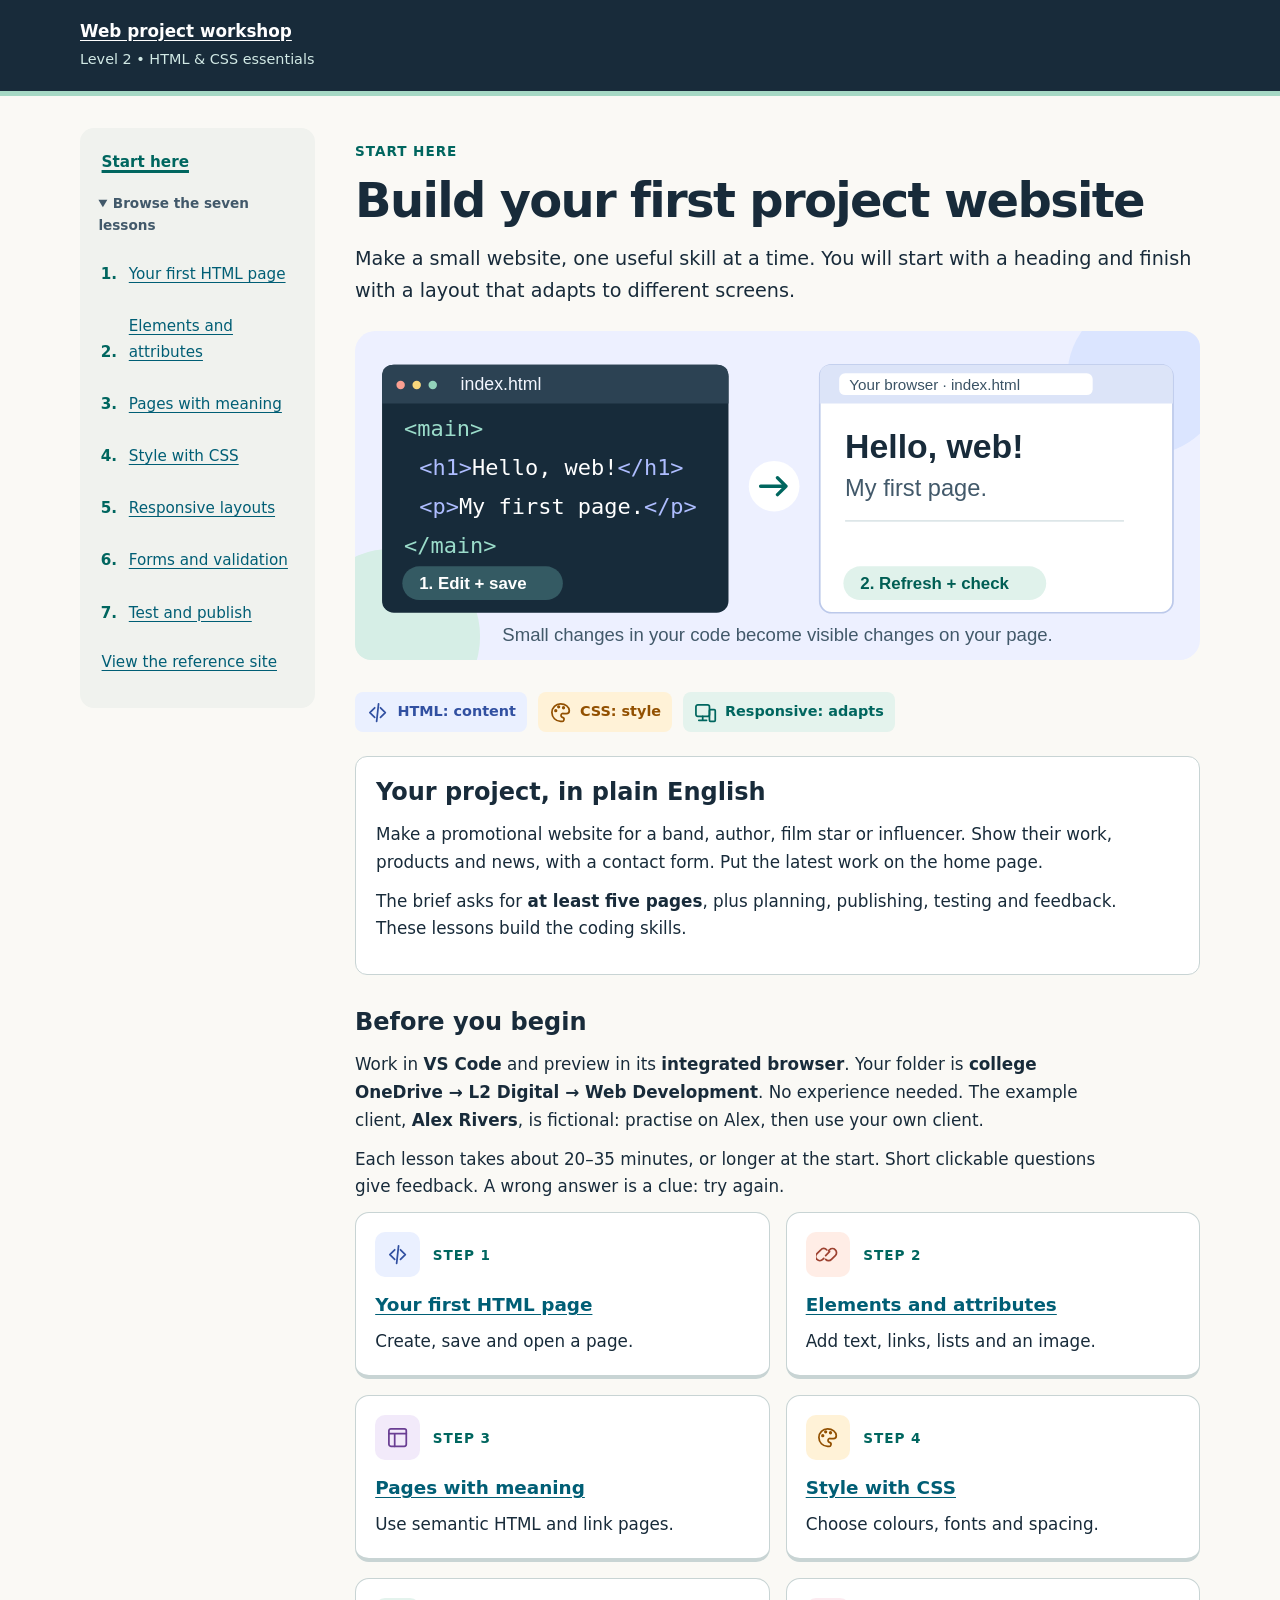
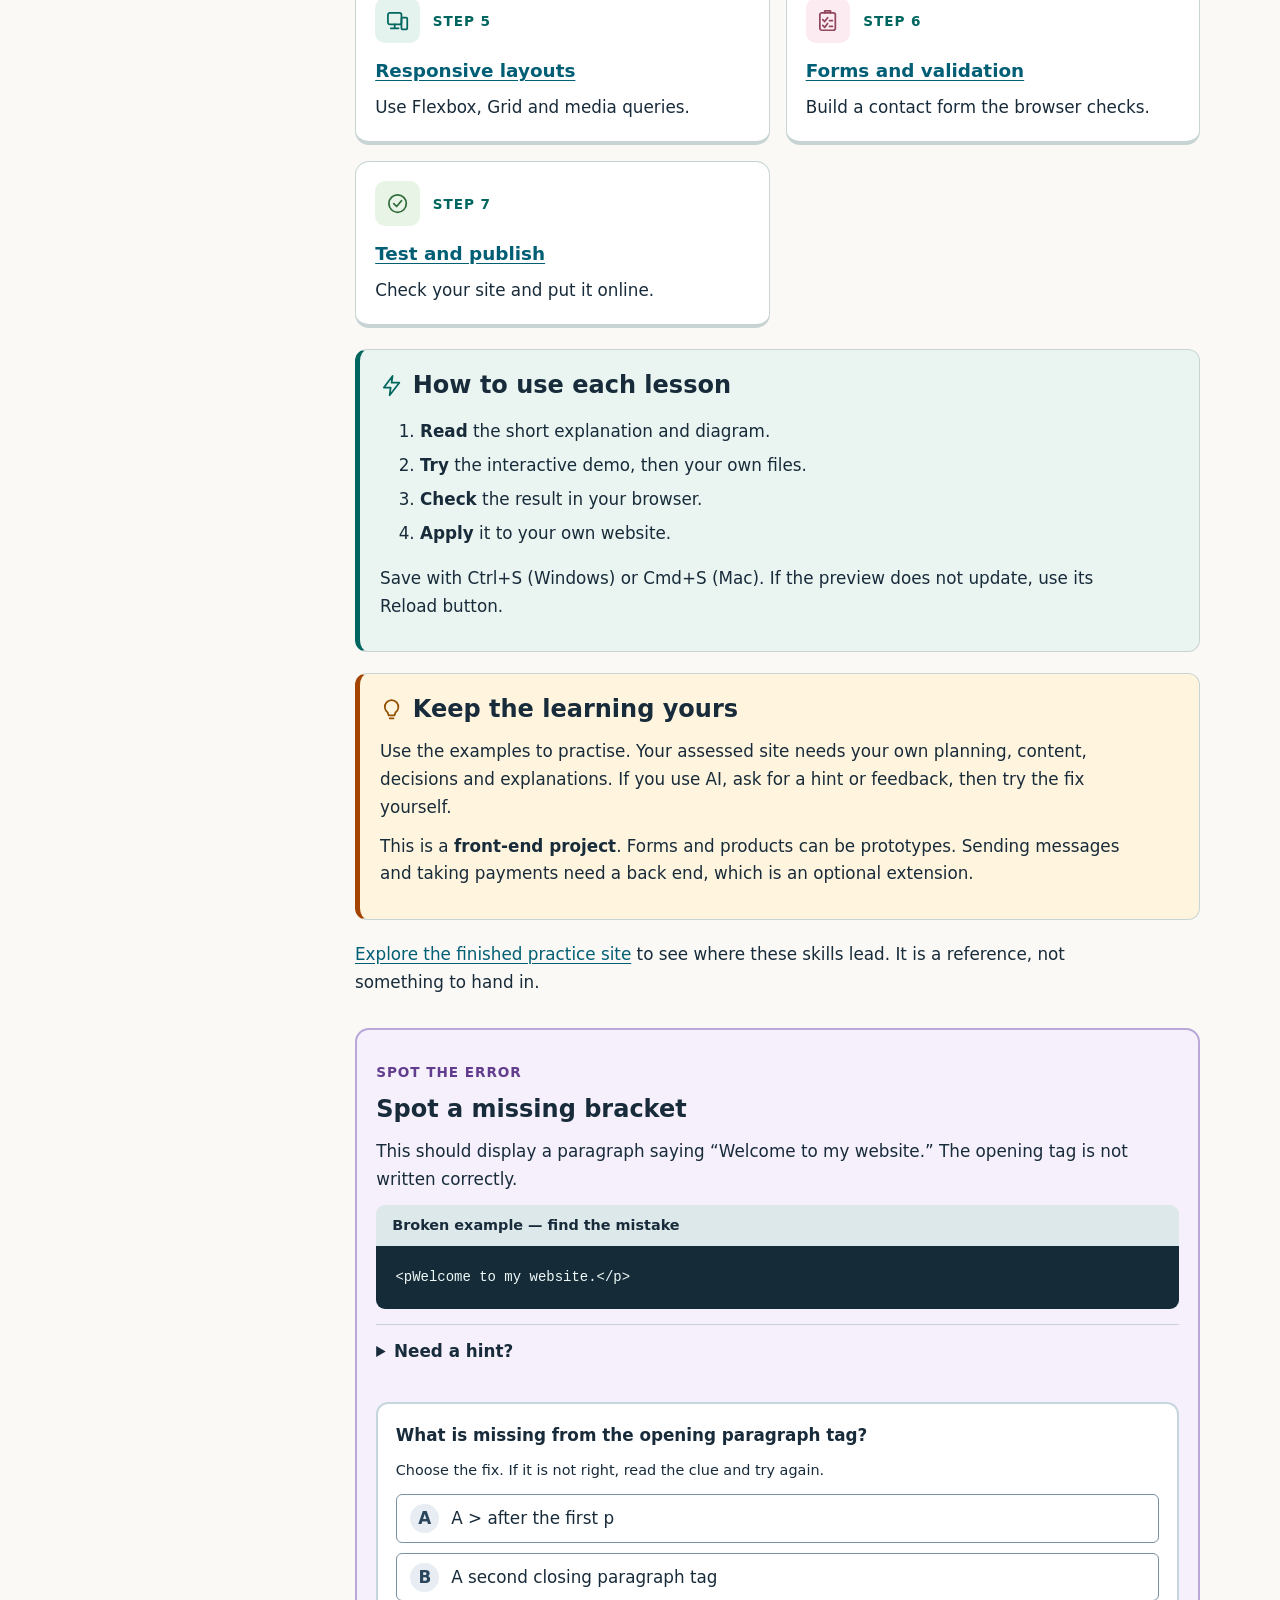
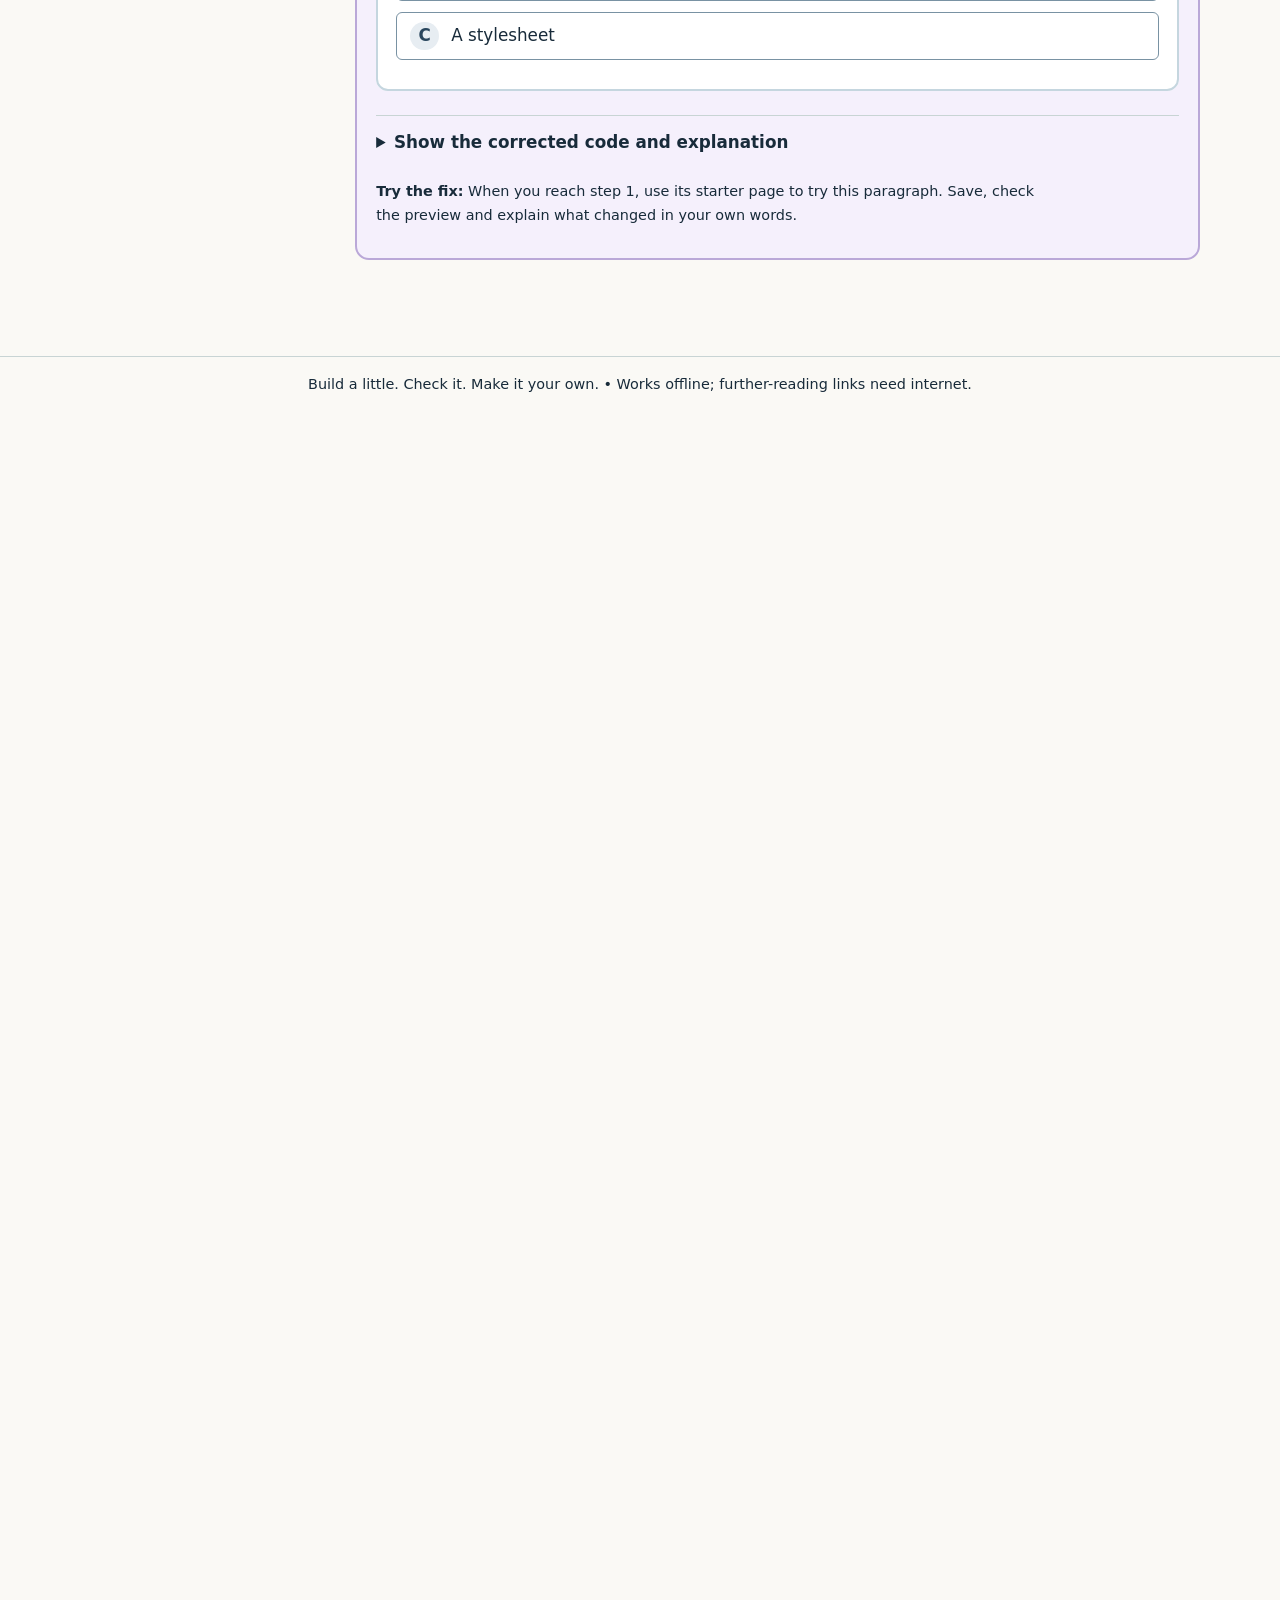
<file: index.html>
<!doctype html>
<html lang="en-GB">
<head>
  <meta charset="utf-8">
  <meta name="viewport" content="width=device-width, initial-scale=1">
  <meta http-equiv="refresh" content="0; url=project_tutorial.html">
  <title>Web project workshop</title>
  <link rel="canonical" href="project_tutorial.html">
</head>
<body>
  <p>Opening the <a href="project_tutorial.html">Web project workshop</a>...</p>
</body>
</html>
</file>
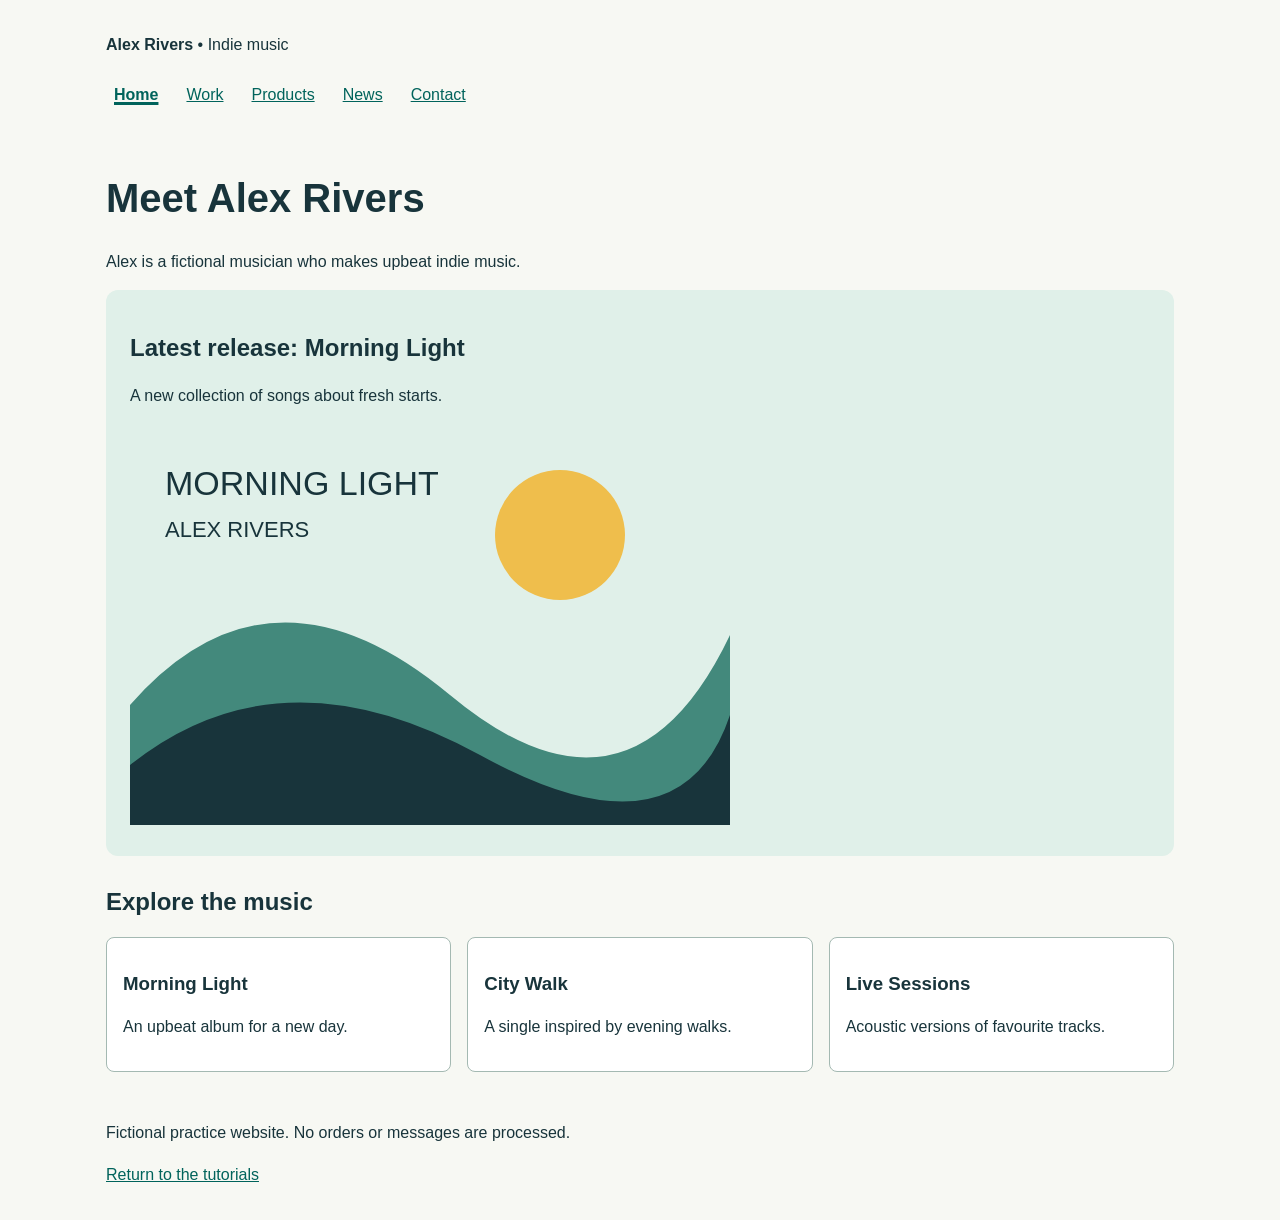
<file: example/index.html>
<!doctype html>
<html lang="en-GB"><head><meta charset="utf-8"><meta name="viewport" content="width=device-width, initial-scale=1"><meta name="description" content="Fictional Alex Rivers practice website: home."><title>Alex Rivers | Home</title><link rel="stylesheet" href="css/style.css"></head><body><a href="#main" class="skip">Skip to content</a><header><p><strong>Alex Rivers</strong> • Indie music</p><nav aria-label="Main navigation"><a href="index.html" aria-current="page">Home</a>
<a href="work.html">Work</a>
<a href="products.html">Products</a>
<a href="news.html">News</a>
<a href="contact.html">Contact</a>
</nav></header><main id="main">
  <h1>Meet Alex Rivers</h1>
  <p>Alex is a fictional musician who makes upbeat indie music.</p>
  <section class="hero">
    <h2>Latest release: Morning Light</h2>
    <p>A new collection of songs about fresh starts.</p>
    <img src="images/album.svg"
         alt="Morning Light album cover: a yellow sun above teal hills"
         width="600" height="400">
  </section>
  <section>
    <h2>Explore the music</h2>
    <div class="cards">
      <article class="card">
        <h3>Morning Light</h3>
        <p>An upbeat album for a new day.</p>
      </article>
      <article class="card">
        <h3>City Walk</h3>
        <p>A single inspired by evening walks.</p>
      </article>
      <article class="card">
        <h3>Live Sessions</h3>
        <p>Acoustic versions of favourite tracks.</p>
      </article>
    </div>
  </section>
</main><footer><p>Fictional practice website. No orders or messages are processed.</p><p><a href="../project_tutorial.html">Return to the tutorials</a></p></footer></body></html>
</file>
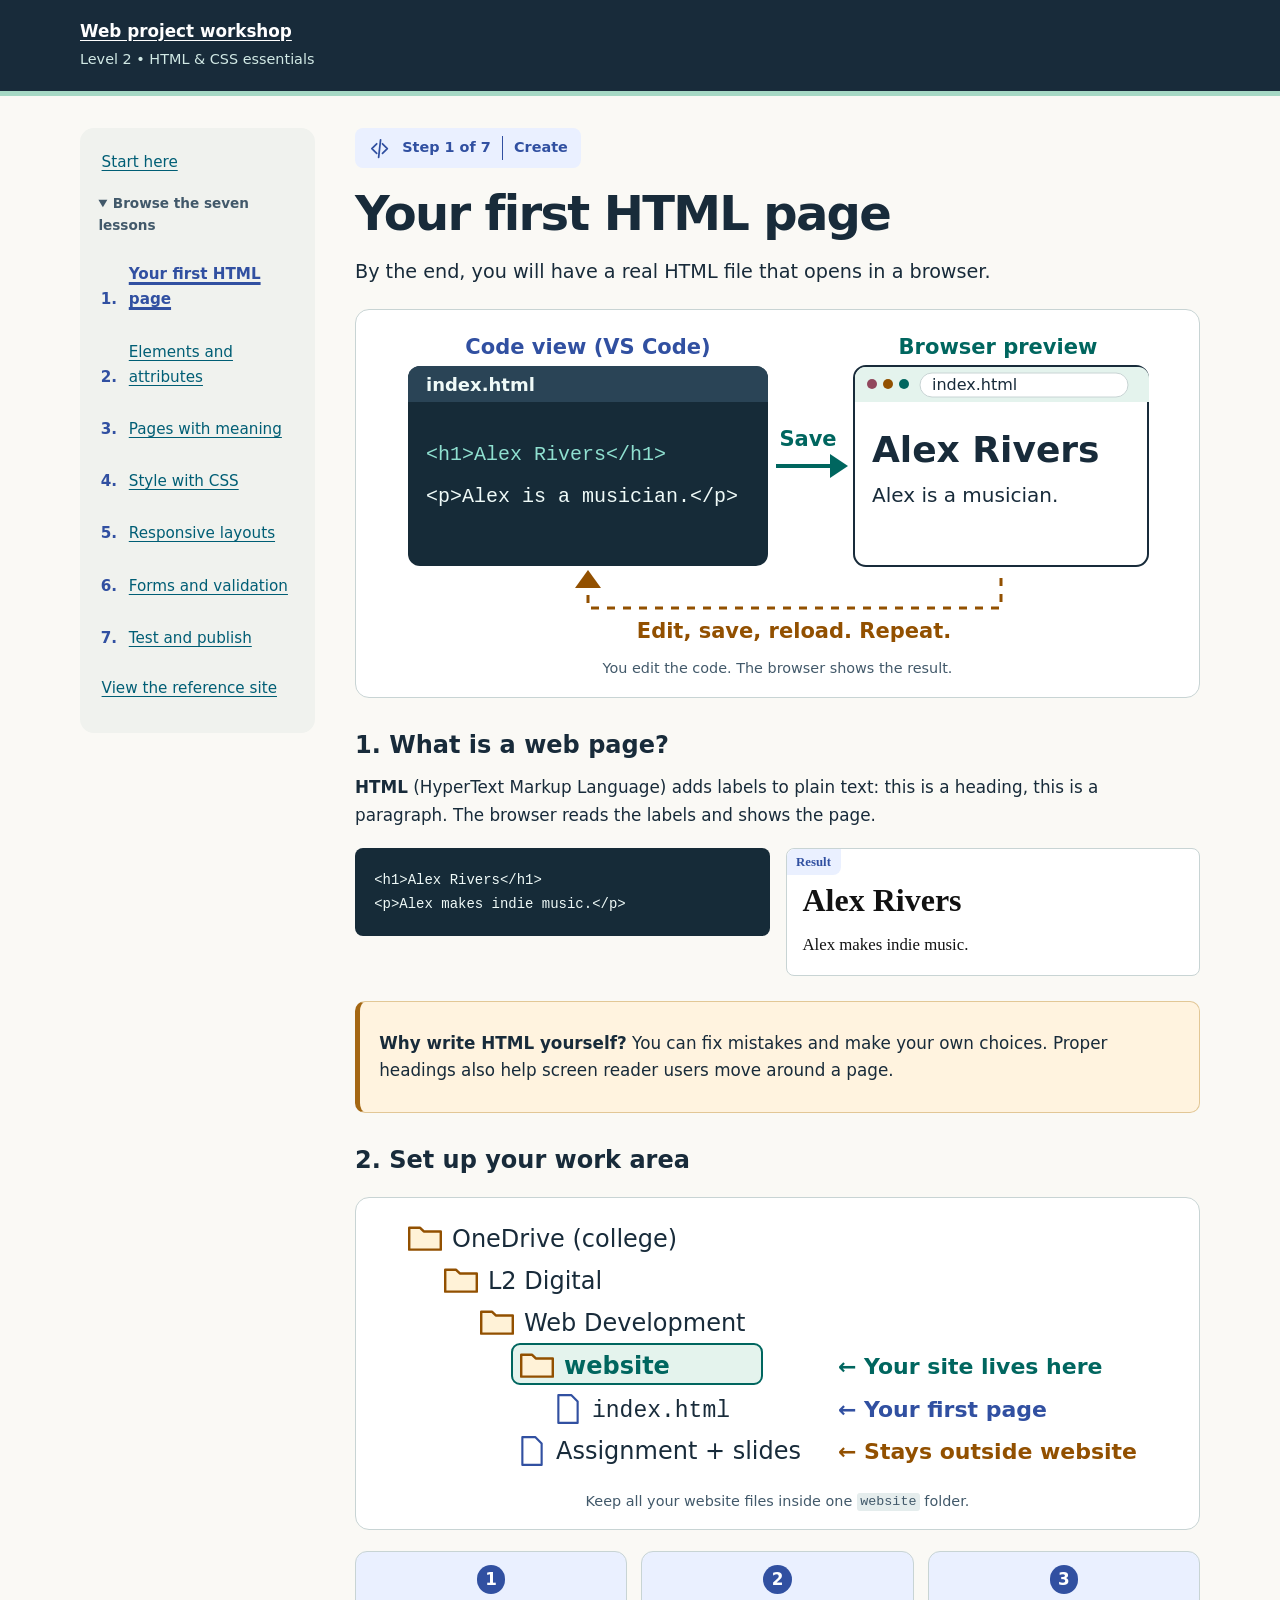
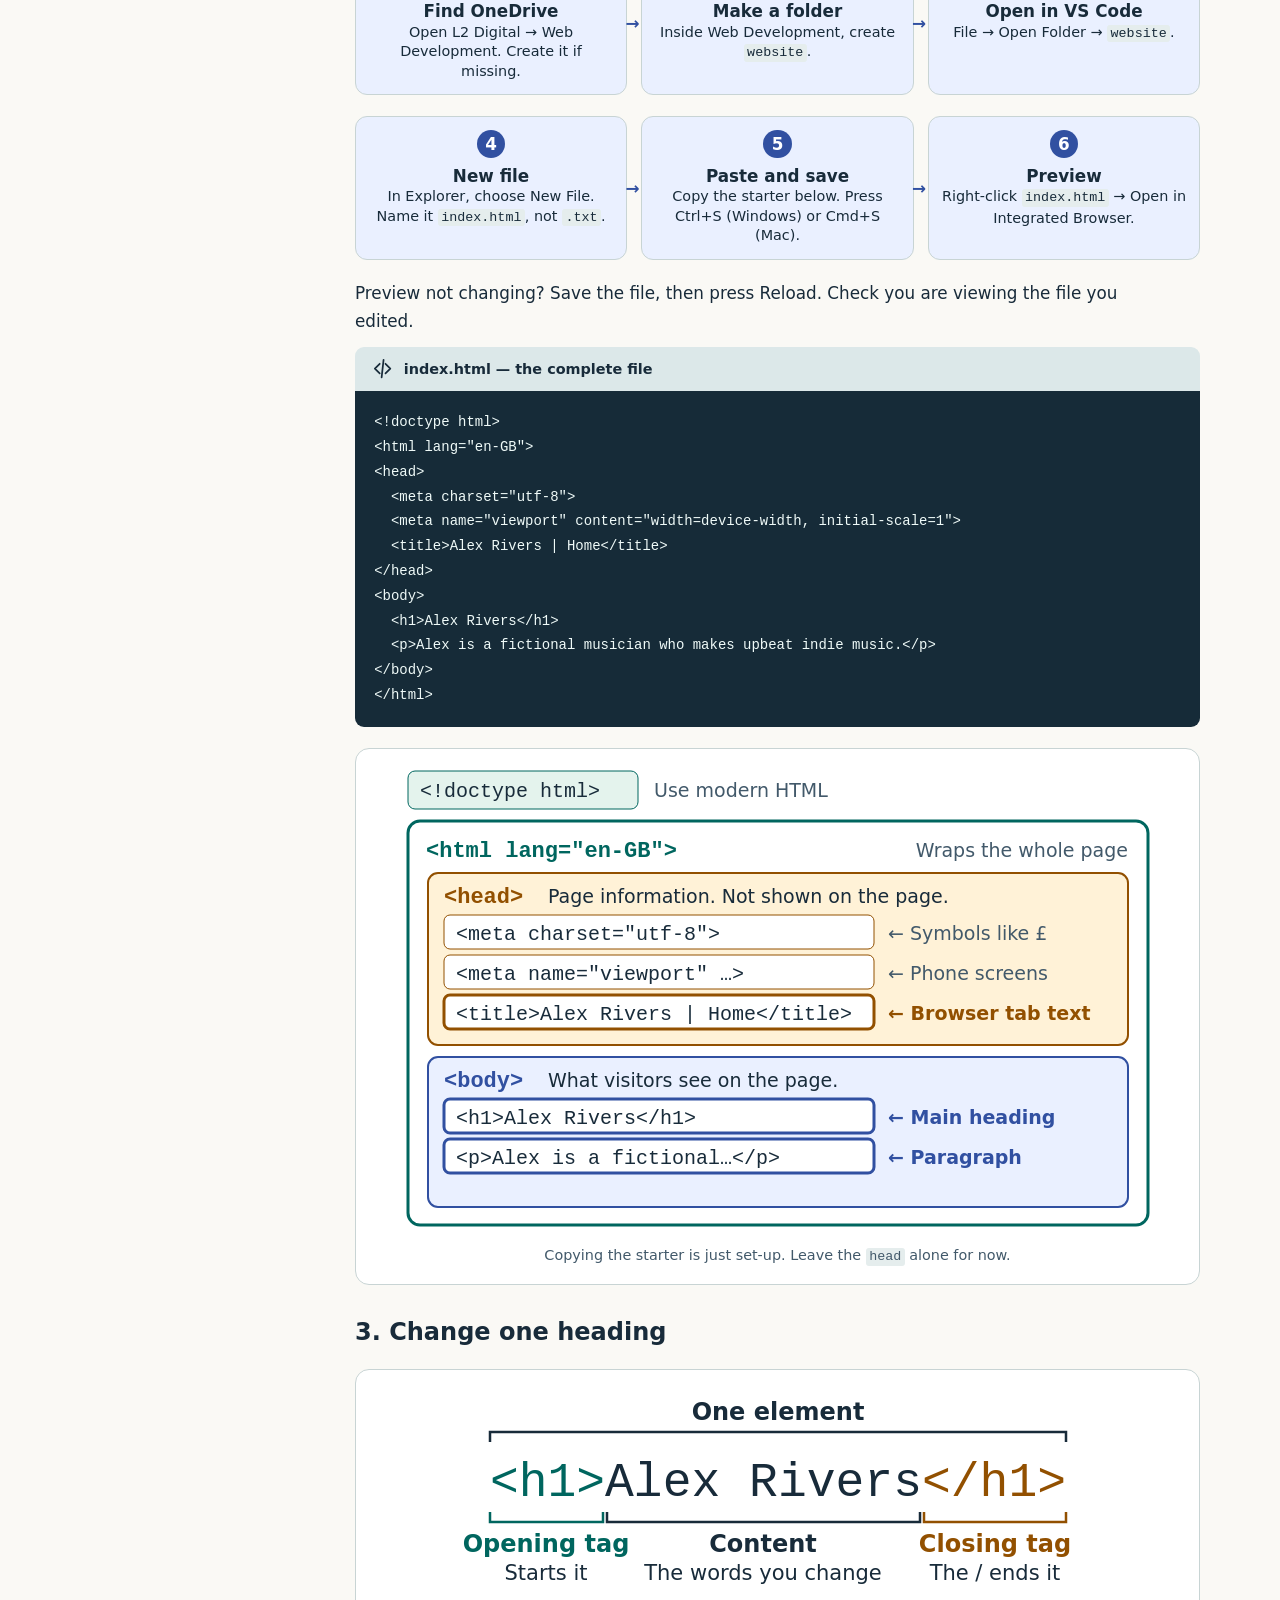
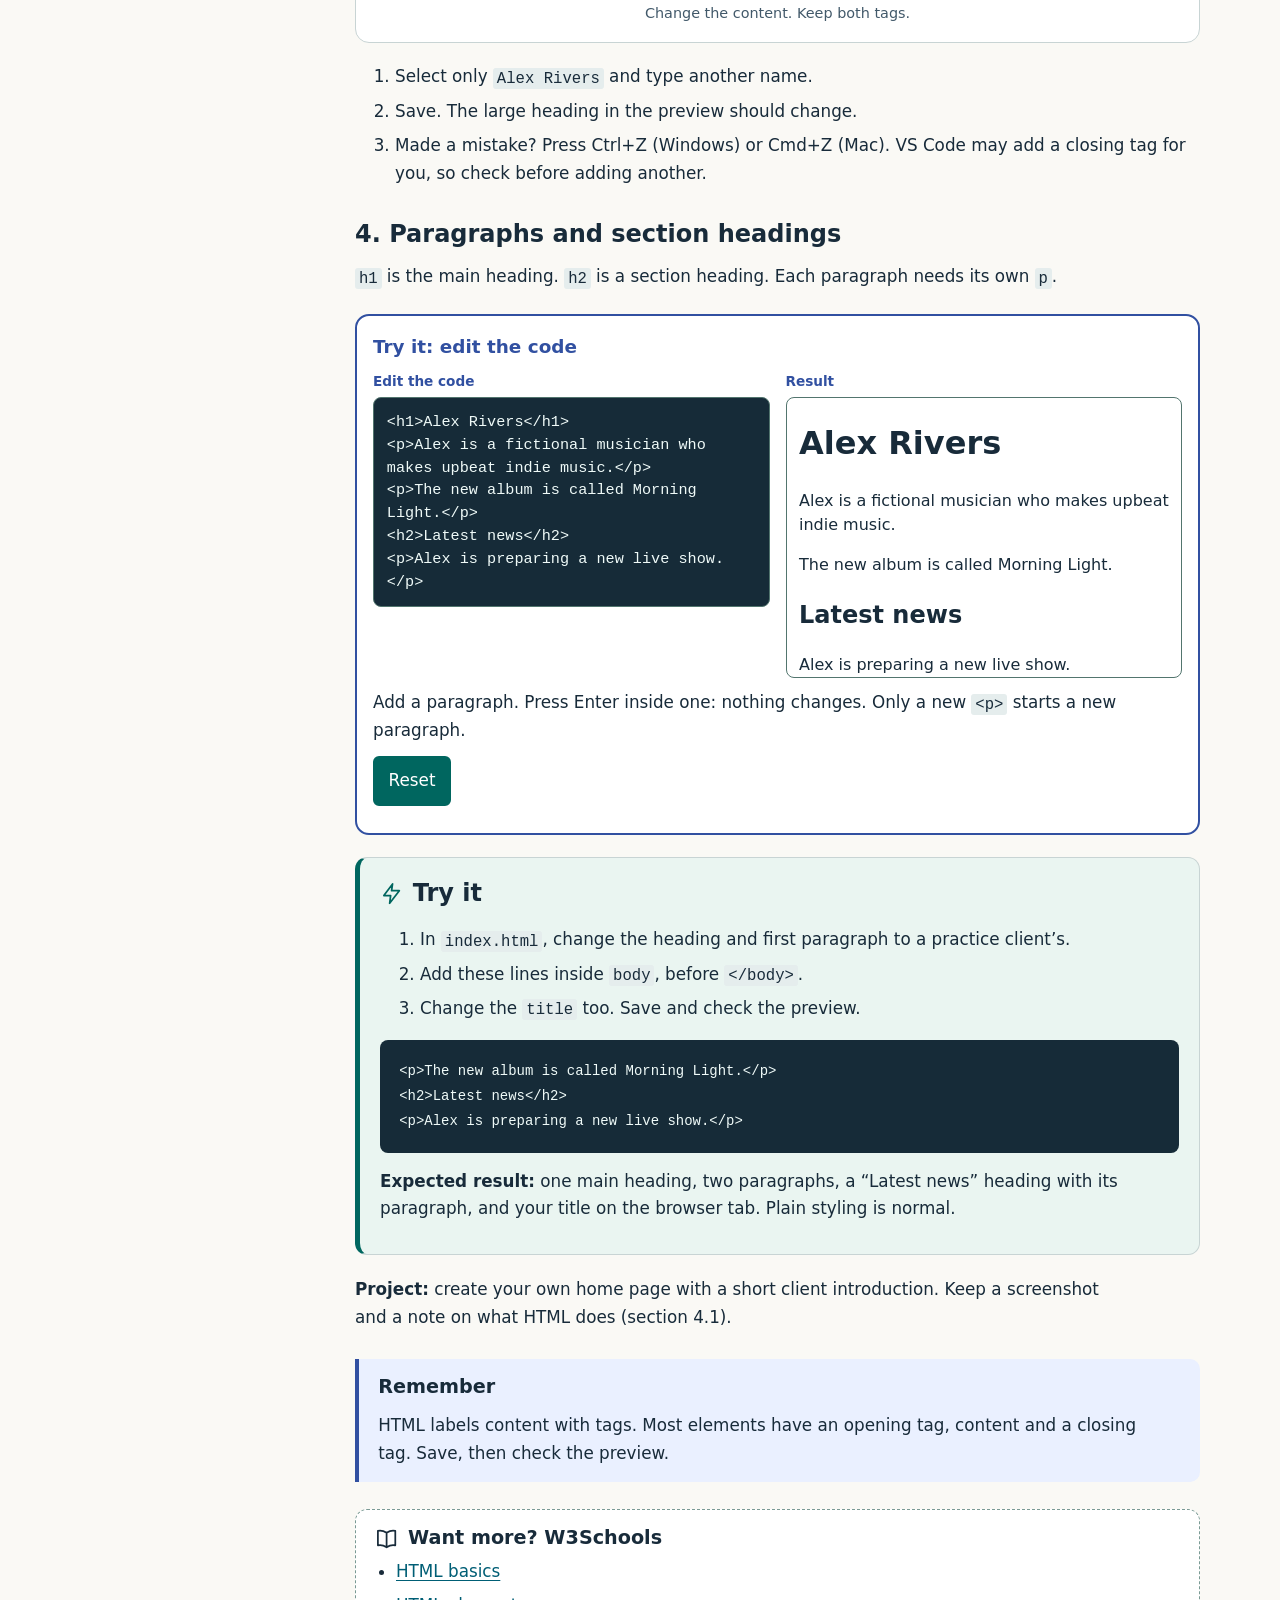
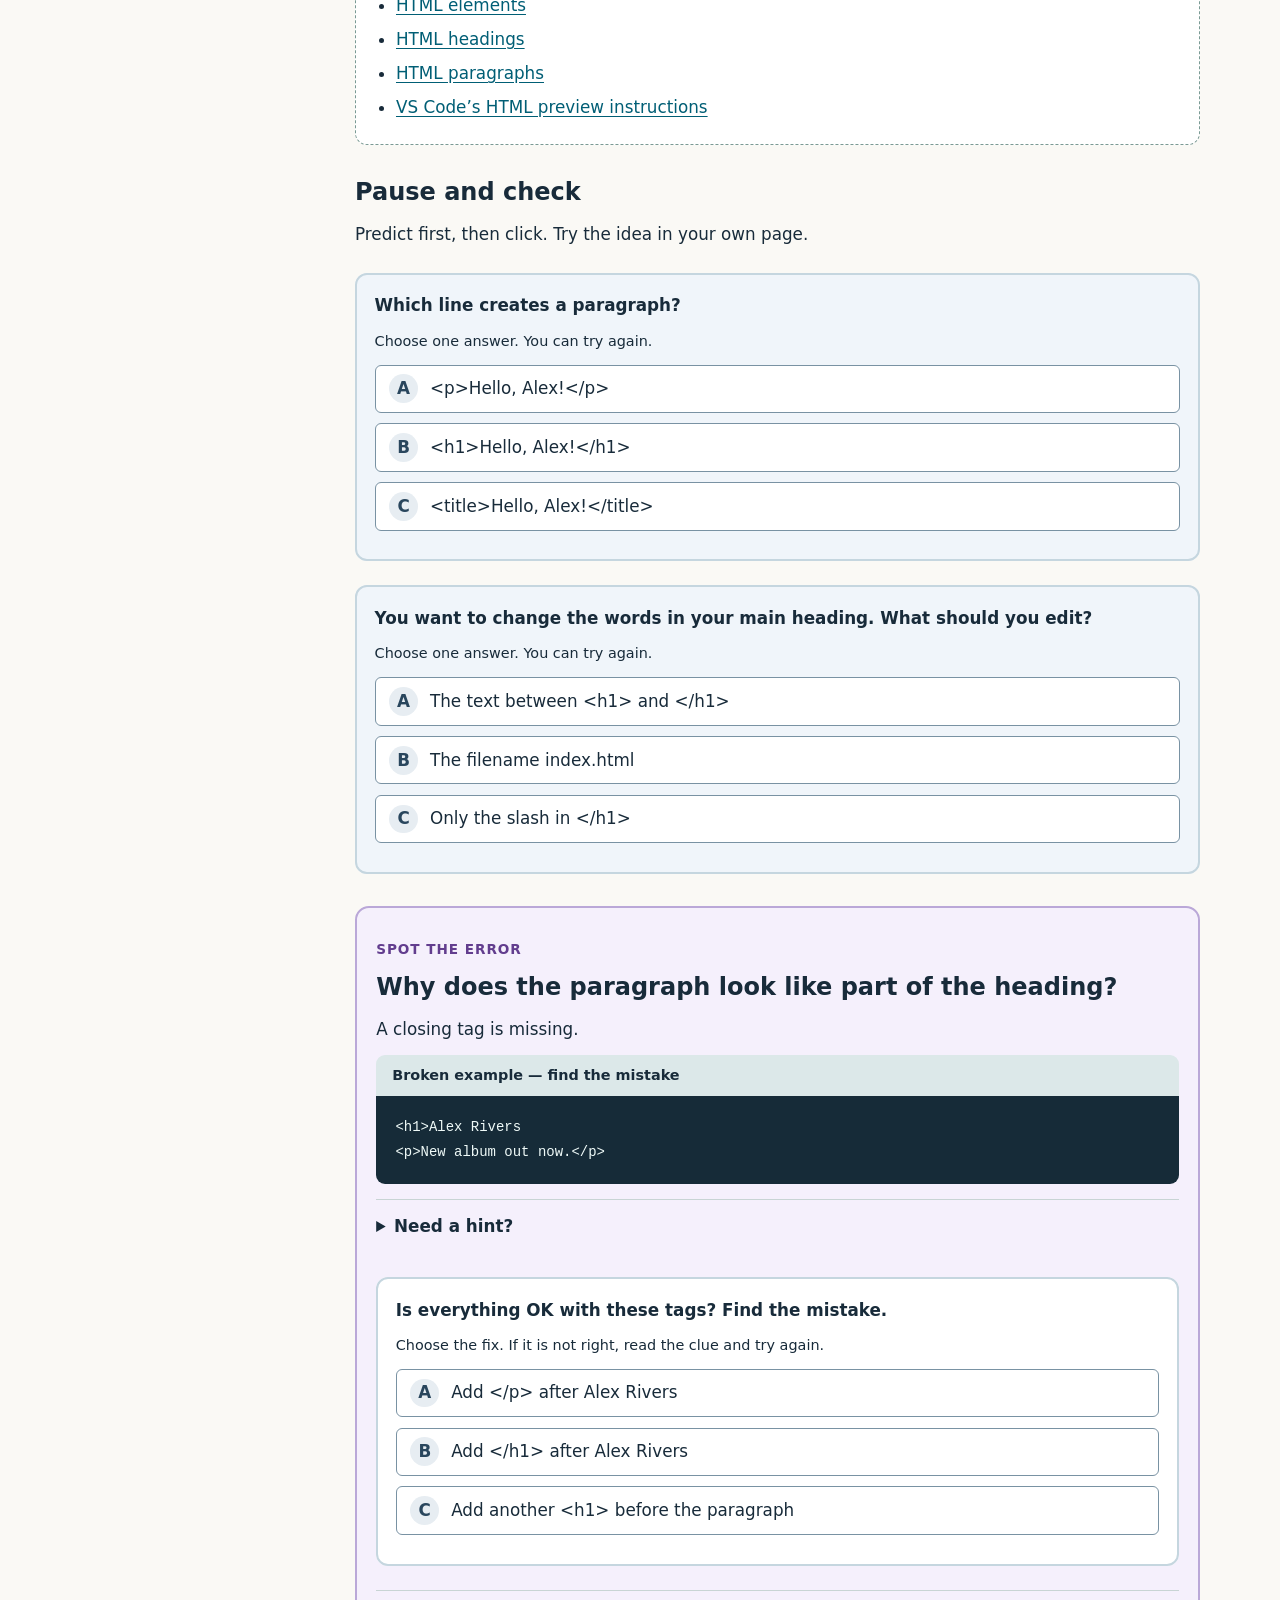
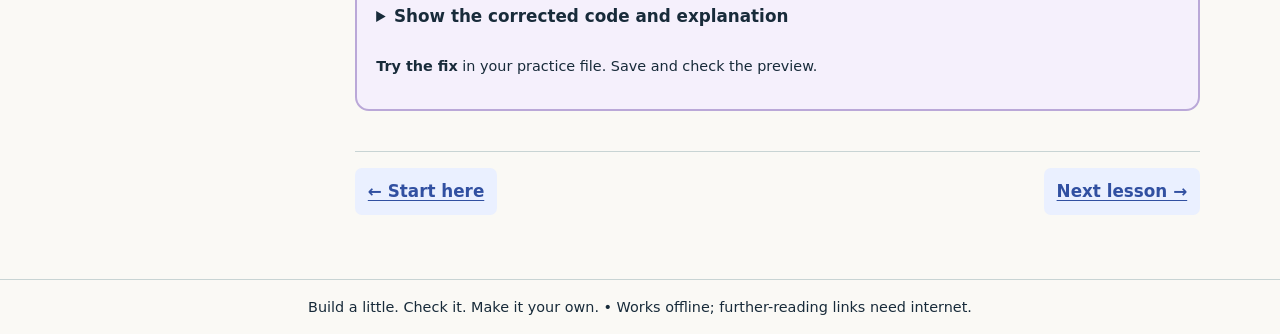
<file: 01-first-page.html>
<!doctype html>
<html lang="en-GB">

<head>
  <meta charset="utf-8">
  <meta name="viewport" content="width=device-width, initial-scale=1">
  <title>Your first HTML page | Web project workshop</title>
  <link rel="stylesheet" href="tutorial.css">
  <script src="tutorial.js" defer></script>
</head>

<body data-step="1"><a class="skip" href="#main">Skip to lesson</a>
  <header class="site-header"><a href="project_tutorial.html">Web project workshop</a>
    <p>Level 2 • HTML &amp; CSS essentials</p>
  </header>
  <div class="shell">
    <nav class="lesson-nav" aria-label="Tutorial lessons"><a href="project_tutorial.html">Start here</a>
      <details class="lesson-menu" open>
        <summary>Browse the seven lessons</summary>
        <ol>
          <li><a href="01-first-page.html" aria-current="page">Your first HTML page</a></li>
          <li><a href="02-elements-attributes.html">Elements and attributes</a></li>
          <li><a href="03-semantic-pages.html">Pages with meaning</a></li>
          <li><a href="04-css-basics.html">Style with CSS</a></li>
          <li><a href="05-responsive-layout.html">Responsive layouts</a></li>
          <li><a href="06-forms.html">Forms and validation</a></li>
          <li><a href="07-testing-publishing.html">Test and publish</a></li>
        </ol>
        <p><a href="example/index.html">View the reference site</a></p>
      </details>
    </nav>
    <main id="main">
      <div class="lesson-badge"><svg class="icon" viewBox="0 0 24 24" fill="none" stroke="currentColor"
          stroke-width="1.8" stroke-linecap="round" stroke-linejoin="round" aria-hidden="true">
          <path d="m9 7-5 5 5 5m6-10 5 5-5 5m-2-14-2 18" />
        </svg><span>Step 1 of 7</span><span class="badge-topic">Create</span></div>
      <h1>Your first HTML page</h1>
      <p class="intro">By the end, you will have a real HTML file that opens in a browser.</p>

      <figure class="fig">
        <svg class="wide" viewBox="0 0 760 322" role="img" aria-labelledby="hero-title">
          <title id="hero-title">Write HTML in the code editor, save it, and see the page in the browser. Then edit, save
            and reload again.</title>
          <style>
            .fig svg text.mono {
              font-family: ui-monospace, Consolas, "Courier New", monospace;
            }
          </style>
          <text x="190" y="28" text-anchor="middle" font-size="21" font-weight="700" fill="#3150a1">Code view (VS Code)</text>
          <text x="600" y="28" text-anchor="middle" font-size="21" font-weight="700" fill="#00665f">Browser preview</text>
          <rect x="10" y="40" width="360" height="200" rx="12" fill="#162b38" />
          <path d="M10 76V52a12 12 0 0 1 12-12h336a12 12 0 0 1 12 12v24Z" fill="#2a4456" />
          <text x="28" y="65" font-size="18" font-weight="700" fill="#effaf8">index.html</text>
          <text class="mono" x="28" y="134" font-size="20" fill="#8fe0d0">&lt;h1&gt;Alex Rivers&lt;/h1&gt;</text>
          <text class="mono" x="28" y="176" font-size="20" fill="#effaf8">&lt;p&gt;Alex is a musician.&lt;/p&gt;</text>
          <line x1="378" y1="140" x2="434" y2="140" stroke="#00665f" stroke-width="4" />
          <polygon points="432,128 450,140 432,152" fill="#00665f" />
          <text x="410" y="120" text-anchor="middle" font-size="21" font-weight="700" fill="#00665f">Save</text>
          <rect x="456" y="40" width="294" height="200" rx="12" fill="#ffffff" stroke="#182b3a" stroke-width="2" />
          <path d="M457 76V52a11 11 0 0 1 11-11h272a11 11 0 0 1 11 11v24Z" fill="#e4f3ed" />
          <circle cx="474" cy="58" r="5" fill="#91475d" />
          <circle cx="490" cy="58" r="5" fill="#925000" />
          <circle cx="506" cy="58" r="5" fill="#00665f" />
          <rect x="522" y="47" width="208" height="24" rx="12" fill="#fff" stroke="#c8d4d4" />
          <text x="534" y="64" font-size="16" fill="#182b3a">index.html</text>
          <text x="474" y="136" font-size="36" font-weight="700" fill="#182b3a">Alex Rivers</text>
          <text x="474" y="176" font-size="20" fill="#182b3a">Alex is a musician.</text>
          <path class="axis-anim" d="M603 252V282H190V256" fill="none" stroke="#925000" stroke-width="3" />
          <polygon points="177,262 190,244 203,262" fill="#925000" />
          <text x="396" y="312" text-anchor="middle" font-size="21" font-weight="700" fill="#925000">Edit, save, reload. Repeat.</text>
        </svg>
        <svg class="narrow" viewBox="0 0 360 400" role="img" aria-labelledby="hero-title-n">
          <title id="hero-title-n">Write HTML in the code editor, save it, and see the page in the browser. Then edit,
            save and reload again.</title>
          <text x="180" y="20" text-anchor="middle" font-size="17" font-weight="700" fill="#3150a1">Code view (VS Code)</text>
          <rect x="20" y="30" width="320" height="112" rx="10" fill="#162b38" />
          <path d="M20 60V40a10 10 0 0 1 10-10h300a10 10 0 0 1 10 10v20Z" fill="#2a4456" />
          <text x="34" y="51" font-size="15" font-weight="700" fill="#effaf8">index.html</text>
          <text class="mono" x="34" y="92" font-size="16" fill="#8fe0d0">&lt;h1&gt;Alex Rivers&lt;/h1&gt;</text>
          <text class="mono" x="34" y="124" font-size="16" fill="#effaf8">&lt;p&gt;Alex is a musician.&lt;/p&gt;</text>
          <line x1="180" y1="150" x2="180" y2="184" stroke="#00665f" stroke-width="4" />
          <polygon points="169,182 180,200 191,182" fill="#00665f" />
          <text x="204" y="178" font-size="17" font-weight="700" fill="#00665f">Save</text>
          <text x="180" y="224" text-anchor="middle" font-size="17" font-weight="700" fill="#00665f">Browser preview</text>
          <rect x="20" y="234" width="320" height="120" rx="10" fill="#ffffff" stroke="#182b3a" stroke-width="2" />
          <path d="M21 262V245a10 10 0 0 1 10-10h298a10 10 0 0 1 10 10v17Z" fill="#e4f3ed" />
          <circle cx="38" cy="248" r="5" fill="#91475d" />
          <circle cx="54" cy="248" r="5" fill="#925000" />
          <circle cx="70" cy="248" r="5" fill="#00665f" />
          <text x="36" y="302" font-size="30" font-weight="700" fill="#182b3a">Alex Rivers</text>
          <text x="36" y="336" font-size="17" fill="#182b3a">Alex is a musician.</text>
          <text x="180" y="386" text-anchor="middle" font-size="17" font-weight="700" fill="#925000">↺ Edit, save, reload. Repeat.</text>
        </svg>
        <figcaption>You edit the code. The browser shows the result.</figcaption>
      </figure>

      <h2>1. What is a web page?</h2>
      <p><strong>HTML</strong> (HyperText Markup Language) adds labels to plain text: this is a heading, this is a
        paragraph. The browser reads the labels and shows the page.</p>
      <div class="compare">
        <pre tabindex="0" aria-label="HTML code view"><code>&lt;h1&gt;Alex Rivers&lt;/h1&gt;
&lt;p&gt;Alex makes indie music.&lt;/p&gt;</code></pre>
        <div class="result text-preview">
          <p class="preview-h1">Alex Rivers</p>
          <p>Alex makes indie music.</p>
        </div>
      </div>
      <aside class="why-panel">
        <p><strong>Why write HTML yourself?</strong> You can fix mistakes and make your own choices. Proper headings
          also help screen reader users move around a page.</p>
      </aside>

      <h2>2. Set up your work area</h2>
      <figure class="fig">
        <svg class="wide" viewBox="0 0 760 266" role="img" aria-labelledby="tree-title">
          <title id="tree-title">Folder tree: OneDrive, then L2 Digital, then Web Development. Inside Web Development
            are the website folder, which holds index.html, and your assignment and slides.</title>
          <style>
            .fig svg text.mono {
              font-family: ui-monospace, Consolas, "Courier New", monospace;
            }
          </style>
          <defs>
            <symbol id="ic-folder" viewBox="0 0 28 22">
              <path d="M1 3h9l3 3h14v15H1z" fill="#fff2d7" stroke="#925000" stroke-width="2" stroke-linejoin="round" />
            </symbol>
            <symbol id="ic-file" viewBox="0 0 22 28">
              <path d="M2 1h12l6 6v20H2z" fill="#ffffff" stroke="#3150a1" stroke-width="2" stroke-linejoin="round" />
            </symbol>
          </defs>
          <use href="#ic-folder" x="10" y="10" width="34" height="27" />
          <text x="54" y="33" font-size="24" fill="#182b3a">OneDrive (college)</text>
          <use href="#ic-folder" x="46" y="52" width="34" height="27" />
          <text x="90" y="75" font-size="24" fill="#182b3a">L2 Digital</text>
          <use href="#ic-folder" x="82" y="94" width="34" height="27" />
          <text x="126" y="117" font-size="24" fill="#182b3a">Web Development</text>
          <rect x="114" y="130" width="250" height="40" rx="8" fill="#e4f3ed" stroke="#00665f" stroke-width="2" />
          <use href="#ic-folder" x="122" y="137" width="34" height="27" />
          <text x="166" y="160" font-size="24" font-weight="700" fill="#00665f">website</text>
          <use href="#ic-file" x="158" y="180" width="24" height="30" />
          <text class="mono" x="194" y="203" font-size="23" fill="#182b3a">index.html</text>
          <use href="#ic-file" x="122" y="222" width="24" height="30" />
          <text x="158" y="245" font-size="24" fill="#182b3a">Assignment + slides</text>
          <text x="440" y="160" font-size="22" font-weight="700" fill="#00665f">← Your site lives here</text>
          <text x="440" y="203" font-size="22" font-weight="700" fill="#3150a1">← Your first page</text>
          <text x="440" y="245" font-size="22" font-weight="700" fill="#925000">← Stays outside website</text>
        </svg>
        <svg class="narrow" viewBox="0 0 360 250" role="img" aria-labelledby="tree-title-n">
          <title id="tree-title-n">Folder tree: OneDrive, then L2 Digital, then Web Development. Inside Web Development
            are the website folder, which holds index.html, and your assignment and slides.</title>
          <defs>
            <symbol id="ic-folder-n" viewBox="0 0 28 22">
              <path d="M1 3h9l3 3h14v15H1z" fill="#fff2d7" stroke="#925000" stroke-width="2" stroke-linejoin="round" />
            </symbol>
            <symbol id="ic-file-n" viewBox="0 0 22 28">
              <path d="M2 1h12l6 6v20H2z" fill="#ffffff" stroke="#3150a1" stroke-width="2" stroke-linejoin="round" />
            </symbol>
          </defs>
          <use href="#ic-folder-n" x="6" y="10" width="26" height="20" />
          <text x="38" y="27" font-size="17" fill="#182b3a">OneDrive (college)</text>
          <use href="#ic-folder-n" x="24" y="50" width="26" height="20" />
          <text x="56" y="67" font-size="17" fill="#182b3a">L2 Digital</text>
          <use href="#ic-folder-n" x="42" y="90" width="26" height="20" />
          <text x="74" y="107" font-size="17" fill="#182b3a">Web Development</text>
          <rect x="56" y="125" width="140" height="34" rx="7" fill="#e4f3ed" stroke="#00665f" stroke-width="2" />
          <use href="#ic-folder-n" x="62" y="132" width="26" height="20" />
          <text x="94" y="149" font-size="17" font-weight="700" fill="#00665f">website</text>
          <text x="206" y="149" font-size="16" font-weight="700" fill="#00665f">← your site</text>
          <use href="#ic-file-n" x="80" y="172" width="20" height="25" />
          <text class="mono" x="108" y="190" font-size="16" fill="#182b3a">index.html</text>
          <text x="214" y="190" font-size="16" font-weight="700" fill="#3150a1">← first page</text>
          <use href="#ic-file-n" x="62" y="212" width="20" height="25" />
          <text x="90" y="230" font-size="16" fill="#182b3a">Assignment + slides</text>
          <text x="266" y="230" font-size="16" font-weight="700" fill="#925000">← outside</text>
        </svg>
        <figcaption>Keep all your website files inside one <code>website</code> folder.</figcaption>
      </figure>
      <ol class="flow">
        <li><strong>Find OneDrive</strong><span>Open L2 Digital → Web Development. Create it if missing.</span></li>
        <li><strong>Make a folder</strong><span>Inside Web Development, create <code>website</code>.</span></li>
        <li><strong>Open in VS Code</strong><span>File → Open Folder → <code>website</code>.</span></li>
      </ol>
      <ol class="flow" style="counter-reset: flow 3">
        <li><strong>New file</strong><span>In Explorer, choose New File. Name it <code>index.html</code>, not
            <code>.txt</code>.</span></li>
        <li><strong>Paste and save</strong><span>Copy the starter below. Press Ctrl+S (Windows) or Cmd+S (Mac).</span>
        </li>
        <li><strong>Preview</strong><span>Right-click <code>index.html</code> → Open in Integrated Browser.</span>
        </li>
      </ol>
      <p>Preview not changing? Save the file, then press Reload. Check you are viewing the file you edited.</p>
      <p class="code-title"><svg class="icon" viewBox="0 0 24 24" fill="none" stroke="currentColor" stroke-width="1.8"
          stroke-linecap="round" stroke-linejoin="round" aria-hidden="true">
          <path d="m9 7-5 5 5 5m6-10 5 5-5 5m-2-14-2 18" />
        </svg>index.html — the complete file</p>
      <pre tabindex="0" aria-label="index.html — the complete file"><code>&lt;!doctype html&gt;
&lt;html lang=&quot;en-GB&quot;&gt;
&lt;head&gt;
  &lt;meta charset=&quot;utf-8&quot;&gt;
  &lt;meta name=&quot;viewport&quot; content=&quot;width=device-width, initial-scale=1&quot;&gt;
  &lt;title&gt;Alex Rivers | Home&lt;/title&gt;
&lt;/head&gt;
&lt;body&gt;
  &lt;h1&gt;Alex Rivers&lt;/h1&gt;
  &lt;p&gt;Alex is a fictional musician who makes upbeat indie music.&lt;/p&gt;
&lt;/body&gt;
&lt;/html&gt;</code></pre>
      <figure class="fig">
        <svg class="wide" viewBox="0 0 760 470" role="img" aria-labelledby="skeleton-title">
          <title id="skeleton-title">Page structure: the html element wraps everything. Inside it, the head holds page
            information such as the title, and the body holds the headings and paragraphs visitors see.</title>
          <style>
            .fig svg text.mono {
              font-family: ui-monospace, Consolas, "Courier New", monospace;
            }
          </style>
          <rect x="10" y="6" width="230" height="38" rx="7" fill="#e4f3ed" stroke="#00665f" />
          <text class="mono" x="22" y="32" font-size="20" fill="#182b3a">&lt;!doctype html&gt;</text>
          <text x="256" y="32" font-size="19" fill="#42596a">Use modern HTML</text>
          <rect x="10" y="56" width="740" height="404" rx="12" fill="#ffffff" stroke="#00665f" stroke-width="3" />
          <text class="mono" x="28" y="92" font-size="22" font-weight="700" fill="#00665f">&lt;html lang="en-GB"&gt;</text>
          <text x="730" y="92" text-anchor="end" font-size="19" fill="#42596a">Wraps the whole page</text>
          <rect x="30" y="108" width="700" height="172" rx="10" fill="#fff2d7" stroke="#925000" stroke-width="2" />
          <text class="mono" x="46" y="138" font-size="22" font-weight="700" fill="#925000">&lt;head&gt;</text>
          <text x="150" y="138" font-size="19" fill="#182b3a">Page information. Not shown on the page.</text>
          <rect x="46" y="150" width="430" height="34" rx="6" fill="#fff" stroke="#925000" />
          <text class="mono" x="58" y="175" font-size="20" fill="#182b3a">&lt;meta charset="utf-8"&gt;</text>
          <text x="490" y="175" font-size="19" fill="#42596a">← Symbols like £</text>
          <rect x="46" y="190" width="430" height="34" rx="6" fill="#fff" stroke="#925000" />
          <text class="mono" x="58" y="215" font-size="20" fill="#182b3a">&lt;meta name="viewport" …&gt;</text>
          <text x="490" y="215" font-size="19" fill="#42596a">← Phone screens</text>
          <rect x="46" y="230" width="430" height="34" rx="6" fill="#fff" stroke="#925000" stroke-width="3" />
          <text class="mono" x="58" y="255" font-size="20" fill="#182b3a">&lt;title&gt;Alex Rivers | Home&lt;/title&gt;</text>
          <text x="490" y="255" font-size="19" font-weight="700" fill="#925000">← Browser tab text</text>
          <rect x="30" y="292" width="700" height="150" rx="10" fill="#eaf0ff" stroke="#3150a1" stroke-width="2" />
          <text class="mono" x="46" y="322" font-size="22" font-weight="700" fill="#3150a1">&lt;body&gt;</text>
          <text x="150" y="322" font-size="19" fill="#182b3a">What visitors see on the page.</text>
          <rect x="46" y="334" width="430" height="34" rx="6" fill="#fff" stroke="#3150a1" stroke-width="3" />
          <text class="mono" x="58" y="359" font-size="20" fill="#182b3a">&lt;h1&gt;Alex Rivers&lt;/h1&gt;</text>
          <text x="490" y="359" font-size="19" font-weight="700" fill="#3150a1">← Main heading</text>
          <rect x="46" y="374" width="430" height="34" rx="6" fill="#fff" stroke="#3150a1" stroke-width="3" />
          <text class="mono" x="58" y="399" font-size="20" fill="#182b3a">&lt;p&gt;Alex is a fictional…&lt;/p&gt;</text>
          <text x="490" y="399" font-size="19" font-weight="700" fill="#3150a1">← Paragraph</text>
        </svg>
        <svg class="narrow" viewBox="0 0 360 448" role="img" aria-labelledby="skeleton-title-n">
          <title id="skeleton-title-n">Page structure: the html element wraps everything. Inside it, the head holds page
            information such as the title, and the body holds the headings and paragraphs visitors see.</title>
          <rect x="6" y="4" width="180" height="30" rx="6" fill="#e4f3ed" stroke="#00665f" />
          <text class="mono" x="16" y="24" font-size="15" fill="#182b3a">&lt;!doctype html&gt;</text>
          <rect x="6" y="42" width="348" height="396" rx="12" fill="#ffffff" stroke="#00665f" stroke-width="3" />
          <text class="mono" x="18" y="66" font-size="16" font-weight="700" fill="#00665f">&lt;html lang="en-GB"&gt;</text>
          <rect x="16" y="78" width="328" height="188" rx="10" fill="#fff2d7" stroke="#925000" stroke-width="2" />
          <text class="mono" x="28" y="100" font-size="16" font-weight="700" fill="#925000">&lt;head&gt;</text>
          <text x="28" y="120" font-size="15" fill="#182b3a">Not shown on the page</text>
          <rect x="26" y="130" width="308" height="30" rx="6" fill="#fff" stroke="#925000" />
          <text class="mono" x="34" y="150" font-size="15" fill="#182b3a">&lt;meta charset="utf-8"&gt;</text>
          <rect x="26" y="168" width="308" height="30" rx="6" fill="#fff" stroke="#925000" />
          <text class="mono" x="34" y="188" font-size="15" fill="#182b3a">&lt;meta name="viewport" …&gt;</text>
          <rect x="26" y="206" width="308" height="30" rx="6" fill="#fff" stroke="#925000" stroke-width="3" />
          <text class="mono" x="34" y="226" font-size="15" fill="#182b3a">&lt;title&gt;Alex Rivers | Home&lt;/title&gt;</text>
          <text x="28" y="256" font-size="15" font-weight="700" fill="#925000">Title = text on the browser tab</text>
          <rect x="16" y="278" width="328" height="152" rx="10" fill="#eaf0ff" stroke="#3150a1" stroke-width="2" />
          <text class="mono" x="28" y="300" font-size="16" font-weight="700" fill="#3150a1">&lt;body&gt;</text>
          <text x="28" y="320" font-size="15" fill="#182b3a">What visitors see</text>
          <rect x="26" y="330" width="308" height="30" rx="6" fill="#fff" stroke="#3150a1" stroke-width="3" />
          <text class="mono" x="34" y="350" font-size="15" fill="#182b3a">&lt;h1&gt;Alex Rivers&lt;/h1&gt;</text>
          <rect x="26" y="368" width="308" height="30" rx="6" fill="#fff" stroke="#3150a1" stroke-width="3" />
          <text class="mono" x="34" y="388" font-size="15" fill="#182b3a">&lt;p&gt;Alex is a fictional…&lt;/p&gt;</text>
          <text x="28" y="420" font-size="15" font-weight="700" fill="#3150a1">Headings and paragraphs go here</text>
        </svg>
        <figcaption>Copying the starter is just set-up. Leave the <code>head</code> alone for now.</figcaption>
      </figure>

      <h2>3. Change one heading</h2>
      <figure class="fig">
        <svg class="wide" viewBox="0 0 760 206" role="img" aria-labelledby="anatomy-title">
          <title id="anatomy-title">The code h1 Alex Rivers, with the opening tag, the content and the closing tag
            labelled. Together they make one element.</title>
          <style>
            .fig svg text.mono {
              font-family: ui-monospace, Consolas, "Courier New", monospace;
            }
          </style>
          <text x="380" y="34" text-anchor="middle" font-size="24" font-weight="700" fill="#182b3a">One element</text>
          <path d="M92 56V46H668V56" fill="none" stroke="#182b3a" stroke-width="2.5" />
          <text class="mono" x="92" y="110" font-size="48" fill="#00665f" textLength="115"
            lengthAdjust="spacingAndGlyphs">&lt;h1&gt;</text>
          <text class="mono" x="207" y="110" font-size="48" fill="#182b3a" textLength="317"
            lengthAdjust="spacingAndGlyphs">Alex Rivers</text>
          <text class="mono" x="524" y="110" font-size="48" fill="#925000" textLength="144"
            lengthAdjust="spacingAndGlyphs">&lt;/h1&gt;</text>
          <path d="M92 126V136H205V126" fill="none" stroke="#00665f" stroke-width="2.5" />
          <path d="M209 126V136H522V126" fill="none" stroke="#182b3a" stroke-width="2.5" />
          <path d="M526 126V136H668V126" fill="none" stroke="#925000" stroke-width="2.5" />
          <text x="148" y="166" text-anchor="middle" font-size="24" font-weight="700" fill="#00665f">Opening tag</text>
          <text x="148" y="194" text-anchor="middle" font-size="21" fill="#182b3a">Starts it</text>
          <text x="365" y="166" text-anchor="middle" font-size="24" font-weight="700" fill="#182b3a">Content</text>
          <text x="365" y="194" text-anchor="middle" font-size="21" fill="#182b3a">The words you change</text>
          <text x="597" y="166" text-anchor="middle" font-size="24" font-weight="700" fill="#925000">Closing tag</text>
          <text x="597" y="194" text-anchor="middle" font-size="21" fill="#182b3a">The / ends it</text>
        </svg>
        <svg class="narrow" viewBox="0 0 360 200" role="img" aria-labelledby="anatomy-title-n">
          <title id="anatomy-title-n">The code h1 Alex Rivers, with the opening tag, the content and the closing tag
            labelled. Together they make one element.</title>
          <text x="180" y="20" text-anchor="middle" font-size="17" font-weight="700" fill="#182b3a">One element</text>
          <path d="M48 36V28H312V36" fill="none" stroke="#182b3a" stroke-width="2.5" />
          <text class="mono" x="48" y="70" font-size="22" fill="#00665f" textLength="53"
            lengthAdjust="spacingAndGlyphs">&lt;h1&gt;</text>
          <text class="mono" x="101" y="70" font-size="22" fill="#182b3a" textLength="145"
            lengthAdjust="spacingAndGlyphs">Alex Rivers</text>
          <text class="mono" x="246" y="70" font-size="22" fill="#925000" textLength="66"
            lengthAdjust="spacingAndGlyphs">&lt;/h1&gt;</text>
          <path d="M48 82H99" stroke="#00665f" stroke-width="4" />
          <path d="M103 82H244" stroke="#182b3a" stroke-width="4" />
          <path d="M248 82H312" stroke="#925000" stroke-width="4" />
          <rect x="24" y="110" width="16" height="16" fill="#00665f" />
          <text x="50" y="124" font-size="17" fill="#182b3a"><tspan font-weight="700">Opening tag:</tspan> starts it</text>
          <rect x="24" y="142" width="16" height="16" fill="#182b3a" />
          <text x="50" y="156" font-size="17" fill="#182b3a"><tspan font-weight="700">Content:</tspan> the words you change</text>
          <rect x="24" y="174" width="16" height="16" fill="#925000" />
          <text x="50" y="188" font-size="17" fill="#182b3a"><tspan font-weight="700">Closing tag:</tspan> the / ends it</text>
        </svg>
        <figcaption>Change the content. Keep both tags.</figcaption>
      </figure>
      <ol>
        <li>Select only <code>Alex Rivers</code> and type another name.</li>
        <li>Save. The large heading in the preview should change.</li>
        <li>Made a mistake? Press Ctrl+Z (Windows) or Cmd+Z (Mac). VS Code may add a closing tag for you, so check
          before adding another.</li>
      </ol>

      <h2>4. Paragraphs and section headings</h2>
      <p><code>h1</code> is the main heading. <code>h2</code> is a section heading. Each paragraph needs its own
        <code>p</code>.</p>
      <section class="live" data-live>
        <h3>Try it: edit the code</h3>
        <div class="live-grid">
          <div>
            <p class="live-label">Edit the code</p>
            <textarea spellcheck="false" aria-label="Code you can edit">&lt;h1&gt;Alex Rivers&lt;/h1&gt;
&lt;p&gt;Alex is a fictional musician who makes upbeat indie music.&lt;/p&gt;
&lt;p&gt;The new album is called Morning Light.&lt;/p&gt;
&lt;h2&gt;Latest news&lt;/h2&gt;
&lt;p&gt;Alex is preparing a new live show.&lt;/p&gt;</textarea>
          </div>
          <div>
            <p class="live-label">Result</p>
            <iframe title="Live result" sandbox></iframe>
          </div>
        </div>
        <p>Add a paragraph. Press Enter inside one: nothing changes. Only a new <code>&lt;p&gt;</code> starts a new
          paragraph.</p>
        <p><button type="button" data-reset>Reset</button></p>
      </section>

      <section class="task">
        <h2><svg class="icon" viewBox="0 0 24 24" fill="none" stroke="currentColor" stroke-width="1.8"
            stroke-linecap="round" stroke-linejoin="round" aria-hidden="true">
            <path d="m13 2-9 12h7l-1 8 10-13h-8Z" />
          </svg>Try it</h2>
        <ol>
          <li>In <code>index.html</code>, change the heading and first paragraph to a practice client’s.</li>
          <li>Add these lines inside <code>body</code>, before <code>&lt;/body&gt;</code>.</li>
          <li>Change the <code>title</code> too. Save and check the preview.</li>
        </ol>
        <pre tabindex="0" aria-label="Lines to add to the body"><code>&lt;p&gt;The new album is called Morning Light.&lt;/p&gt;
&lt;h2&gt;Latest news&lt;/h2&gt;
&lt;p&gt;Alex is preparing a new live show.&lt;/p&gt;</code></pre>
        <p><strong>Expected result:</strong> one main heading, two paragraphs, a “Latest news” heading with its
          paragraph, and your title on the browser tab. Plain styling is normal.</p>
      </section>

      <p><strong>Project:</strong> create your own home page with a short client introduction. Keep a screenshot and a
        note on what HTML does (section 4.1).</p>

      <section class="recap">
        <h2>Remember</h2>
        <p>HTML labels content with tags. Most elements have an opening tag, content and a closing tag. Save, then
          check the preview.</p>
      </section>

      <aside class="more">
        <h2><svg class="icon" viewBox="0 0 24 24" fill="none" stroke="currentColor" stroke-width="1.8"
            stroke-linecap="round" stroke-linejoin="round" aria-hidden="true">
            <path d="M12 6v15M3 4c4-1 6 0 9 2 3-2 5-3 9-2v15c-4-1-6 0-9 2-3-2-5-3-9-2Z" />
          </svg>Want more? W3Schools</h2>
        <ul>
          <li><a href="https://www.w3schools.com/html/html_basic.asp">HTML basics</a></li>
          <li><a href="https://www.w3schools.com/html/html_elements.asp">HTML elements</a></li>
          <li><a href="https://www.w3schools.com/html/html_headings.asp">HTML headings</a></li>
          <li><a href="https://www.w3schools.com/html/html_paragraphs.asp">HTML paragraphs</a></li>
          <li><a href="https://code.visualstudio.com/docs/languages/html#_preview-html-files-in-the-integrated-browser">VS
              Code’s HTML preview instructions</a></li>
        </ul>
      </aside>

      <section class="understanding">
        <h2>Pause and check</h2>
        <p>Predict first, then click. Try the idea in your own page.</p>
        <fieldset class="quiz" id="quiz-1-1">
          <legend>Which line creates a paragraph?</legend>
          <p class="small">Choose one answer. You can try again.</p>
          <div class="quiz-options"><button type="button" class="quiz-option" aria-pressed="false" data-correct="true"
              data-feedback="Correct. The p element marks a paragraph." disabled><span
                class="answer-letter">A</span><span>&lt;p&gt;Hello, Alex!&lt;/p&gt;</span></button><button type="button"
              class="quiz-option" aria-pressed="false" data-correct="false"
              data-feedback="That is the main heading. Try the paragraph tag." disabled><span
                class="answer-letter">B</span><span>&lt;h1&gt;Hello, Alex!&lt;/h1&gt;</span></button><button
              type="button" class="quiz-option" aria-pressed="false" data-correct="false"
              data-feedback="That sets the browser-tab title, not a paragraph." disabled><span
                class="answer-letter">C</span><span>&lt;title&gt;Hello, Alex!&lt;/title&gt;</span></button></div>
          <p class="quiz-feedback" role="status" aria-live="polite" aria-atomic="true"></p><noscript>
            <p>Clickable answers need JavaScript. Think of your answer, then open the explanation below.</p>
            <details>
              <summary>Answer and explanation</summary>
              <p>&lt;p&gt;Hello, Alex!&lt;/p&gt;. The p element marks a paragraph.</p>
            </details>
          </noscript>
        </fieldset>
        <fieldset class="quiz" id="quiz-1-2">
          <legend>You want to change the words in your main heading. What should you edit?</legend>
          <p class="small">Choose one answer. You can try again.</p>
          <div class="quiz-options"><button type="button" class="quiz-option" aria-pressed="false" data-correct="true"
              data-feedback="Correct. Keep the tags and change the content between them." disabled><span
                class="answer-letter">A</span><span>The text between &lt;h1&gt; and &lt;/h1&gt;</span></button><button
              type="button" class="quiz-option" aria-pressed="false" data-correct="false"
              data-feedback="The filename does not change the heading text." disabled><span
                class="answer-letter">B</span><span>The filename index.html</span></button><button type="button"
              class="quiz-option" aria-pressed="false" data-correct="false"
              data-feedback="The slash is part of the closing tag. Keep it." disabled><span
                class="answer-letter">C</span><span>Only the slash in &lt;/h1&gt;</span></button></div>
          <p class="quiz-feedback" role="status" aria-live="polite" aria-atomic="true"></p><noscript>
            <p>Clickable answers need JavaScript. Think of your answer, then open the explanation below.</p>
            <details>
              <summary>Answer and explanation</summary>
              <p>The text between &lt;h1&gt; and &lt;/h1&gt;. Keep the tags and change the content between them.</p>
            </details>
          </noscript>
        </fieldset>
      </section>
      <section class="debug-check" id="debug-1">
        <p class="kicker">Spot the error</p>
        <h2>Why does the paragraph look like part of the heading?</h2>
        <p>A closing tag is missing.</p>
        <p class="code-title">Broken example — find the mistake</p>
        <pre tabindex="0" aria-label="Broken code to inspect"><code>&lt;h1&gt;Alex Rivers
&lt;p&gt;New album out now.&lt;/p&gt;</code></pre>
        <details>
          <summary>Need a hint?</summary>
          <p>Match each opening tag to a closing tag. Which one has no partner?</p>
        </details>
        <fieldset class="quiz">
          <legend>Is everything OK with these tags? Find the mistake.</legend>
          <p class="small">Choose the fix. If it is not right, read the clue and try again.</p>
          <div class="quiz-options"><button type="button" class="quiz-option" aria-pressed="false" data-correct="false"
              data-feedback="The name starts with h1, so it needs a closing h1 tag." disabled><span
                class="answer-letter">A</span><span>Add &lt;/p&gt; after Alex Rivers</span></button><button
              type="button" class="quiz-option" aria-pressed="false" data-correct="true"
              data-feedback="Correct. Close the heading before the paragraph starts."
              disabled><span class="answer-letter">B</span><span>Add &lt;/h1&gt; after Alex
                Rivers</span></button><button type="button" class="quiz-option" aria-pressed="false"
              data-correct="false"
              data-feedback="Another opening tag does not close the heading. Use a closing tag with a slash."
              disabled><span class="answer-letter">C</span><span>Add another &lt;h1&gt; before the
                paragraph</span></button></div>
          <p class="quiz-feedback" role="status" aria-live="polite" aria-atomic="true"></p><noscript>
            <p>Clickable answers need JavaScript. Use the hint and open the worked fix below to check your answer.</p>
          </noscript>
        </fieldset>
        <details class="debug-solution">
          <summary>Show the corrected code and explanation</summary>
          <pre tabindex="0" aria-label="Corrected code"><code>&lt;h1&gt;Alex Rivers&lt;/h1&gt;
&lt;p&gt;New album out now.&lt;/p&gt;</code></pre>
          <p>Now the heading and paragraph are separate. Browsers often hide broken HTML, so check the structure as
            well as the look.</p>
        </details>
        <p class="small"><strong>Try the fix</strong> in your practice file. Save and check the preview.</p>
      </section>
      <nav class="pager" aria-label="Lesson navigation"><a href="project_tutorial.html">← Start here</a><a
          href="02-elements-attributes.html">Next lesson →</a></nav>
    </main>
  </div>
  <footer>Build a little. Check it. Make it your own. • Works offline; further-reading links need internet.</footer>
</body>

</html>
</file>
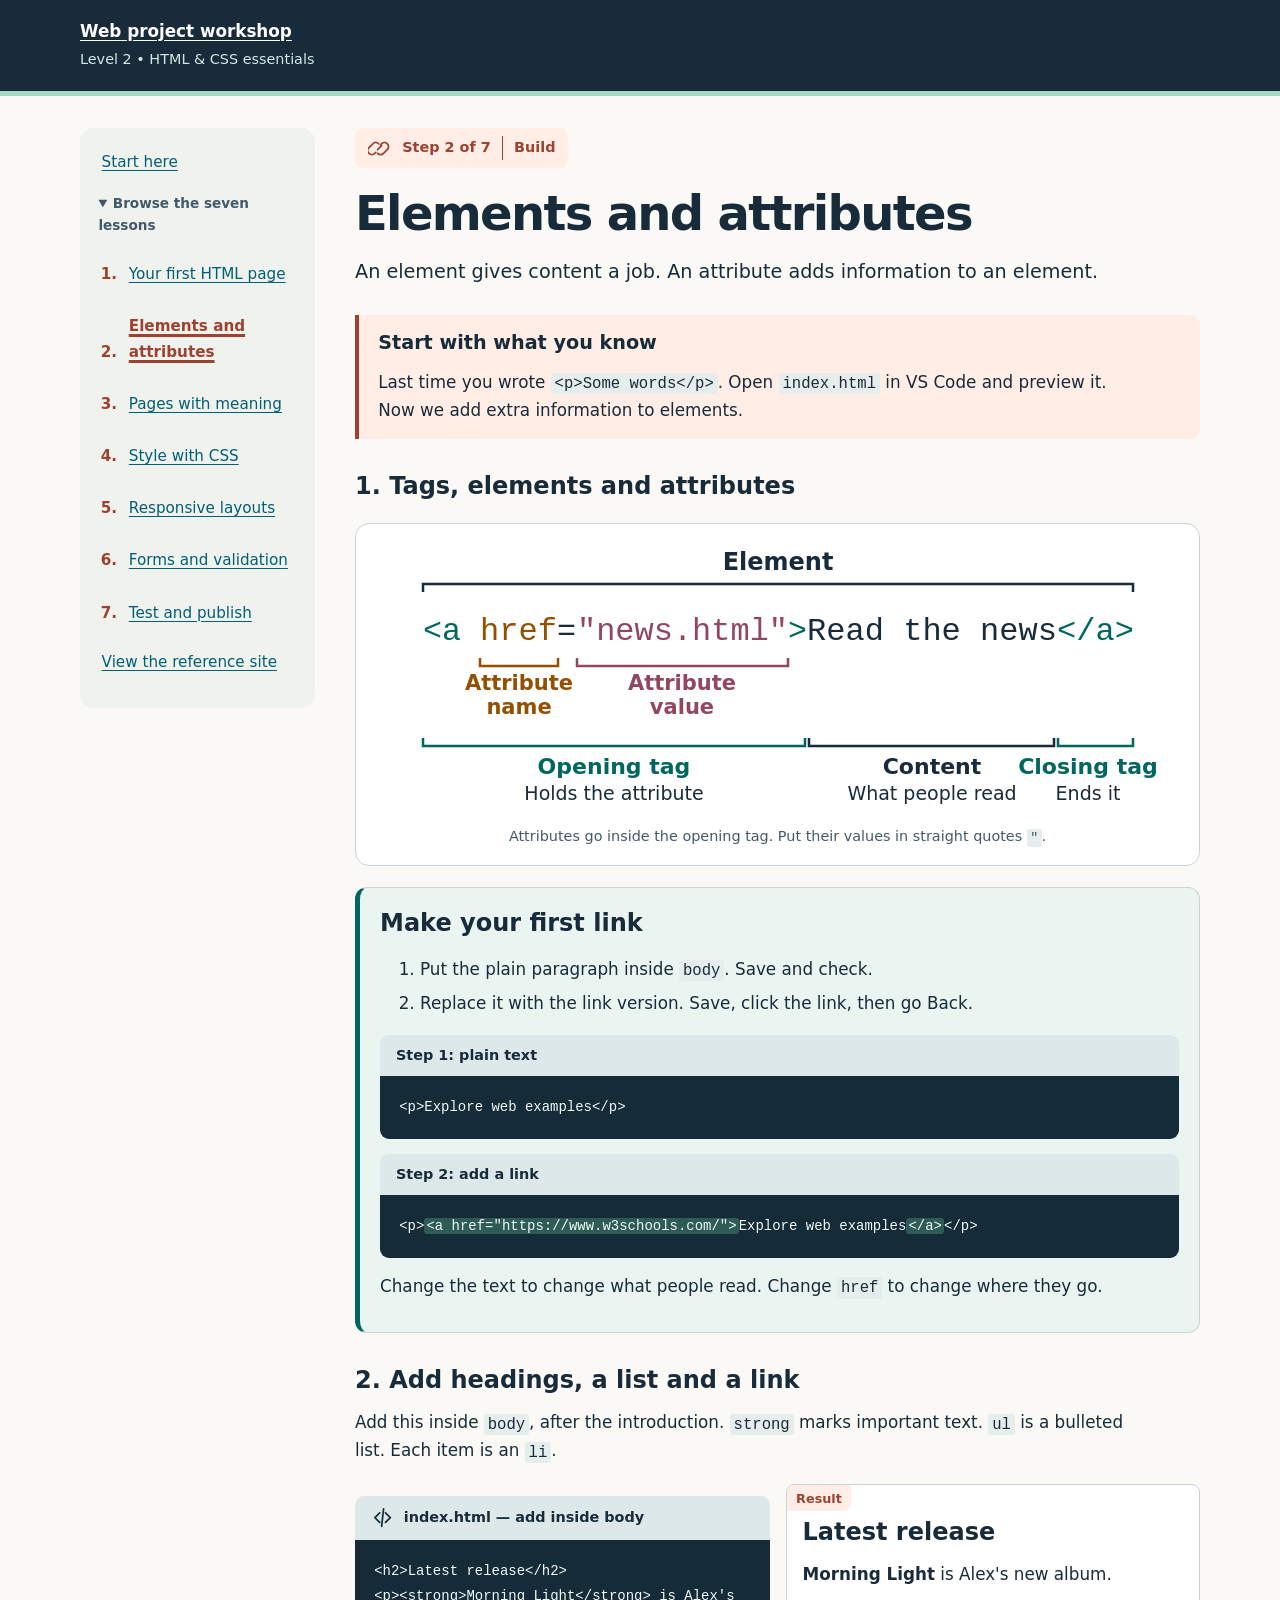
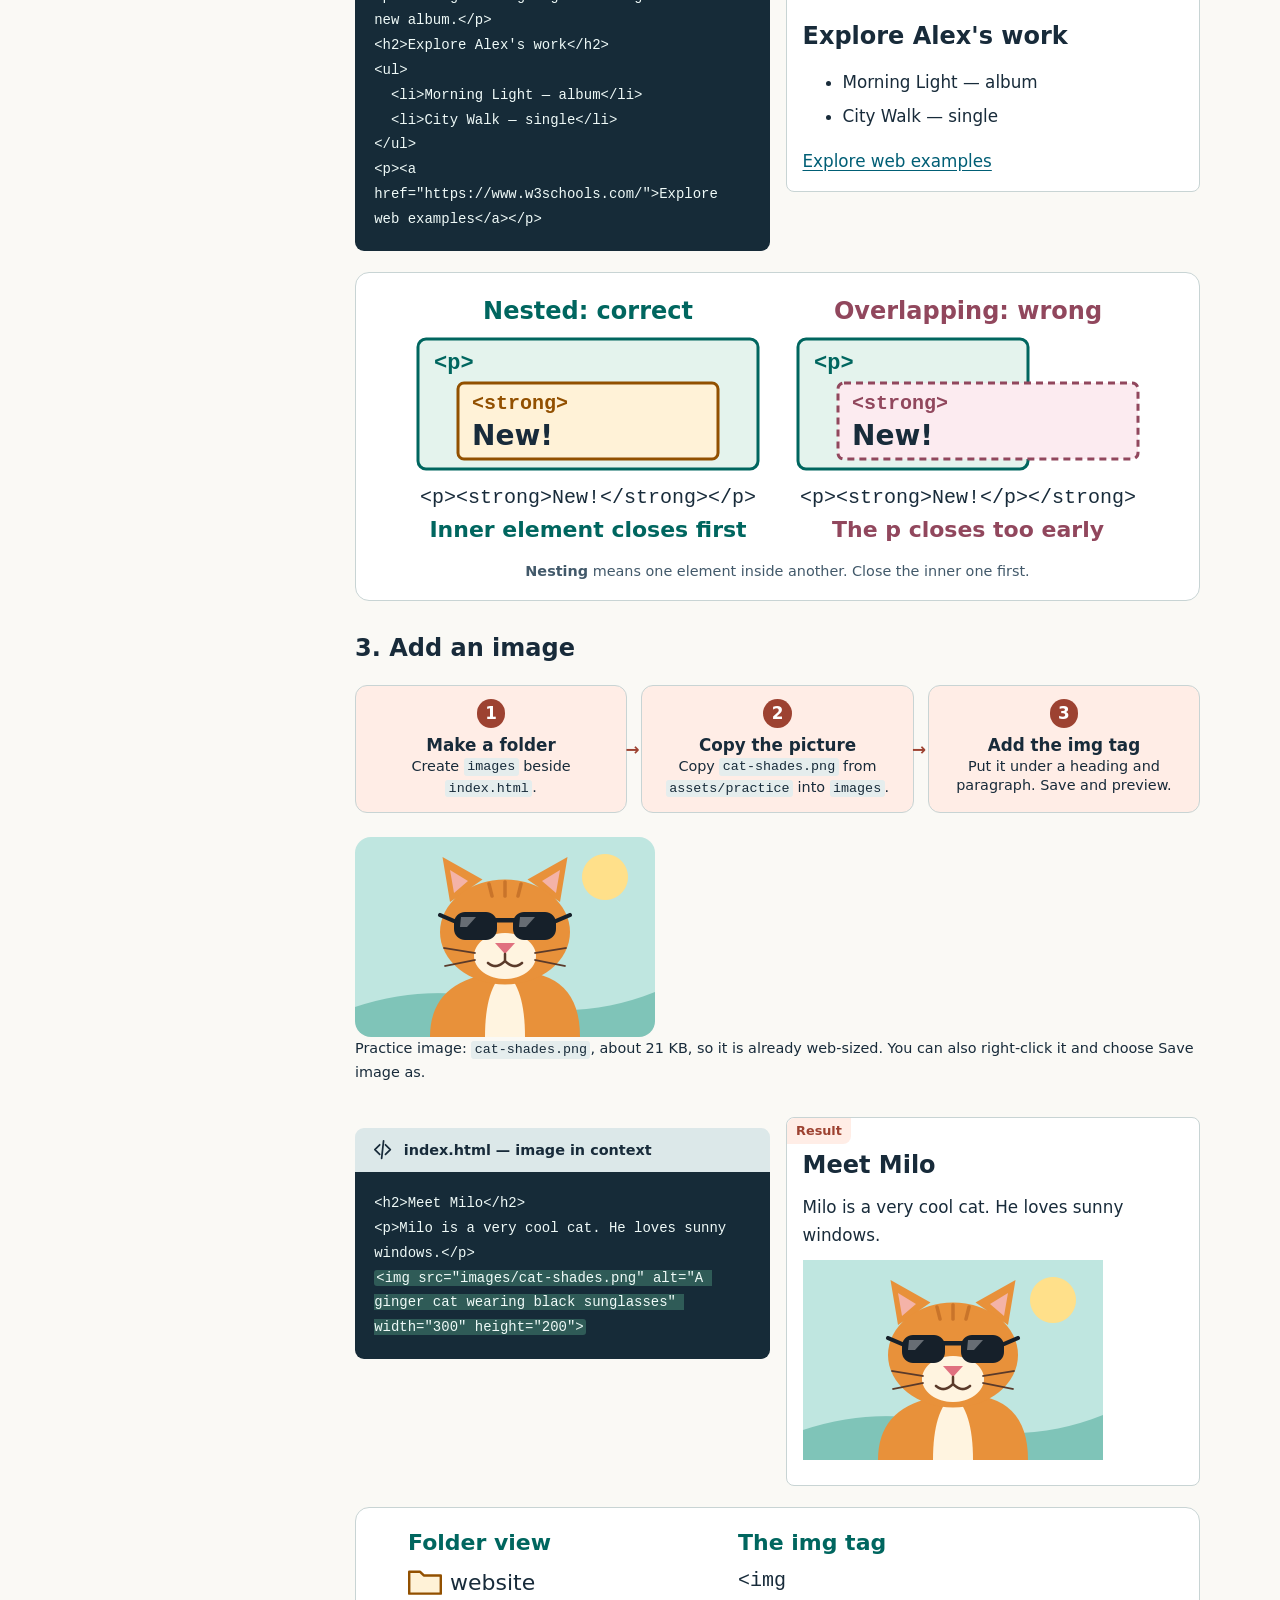
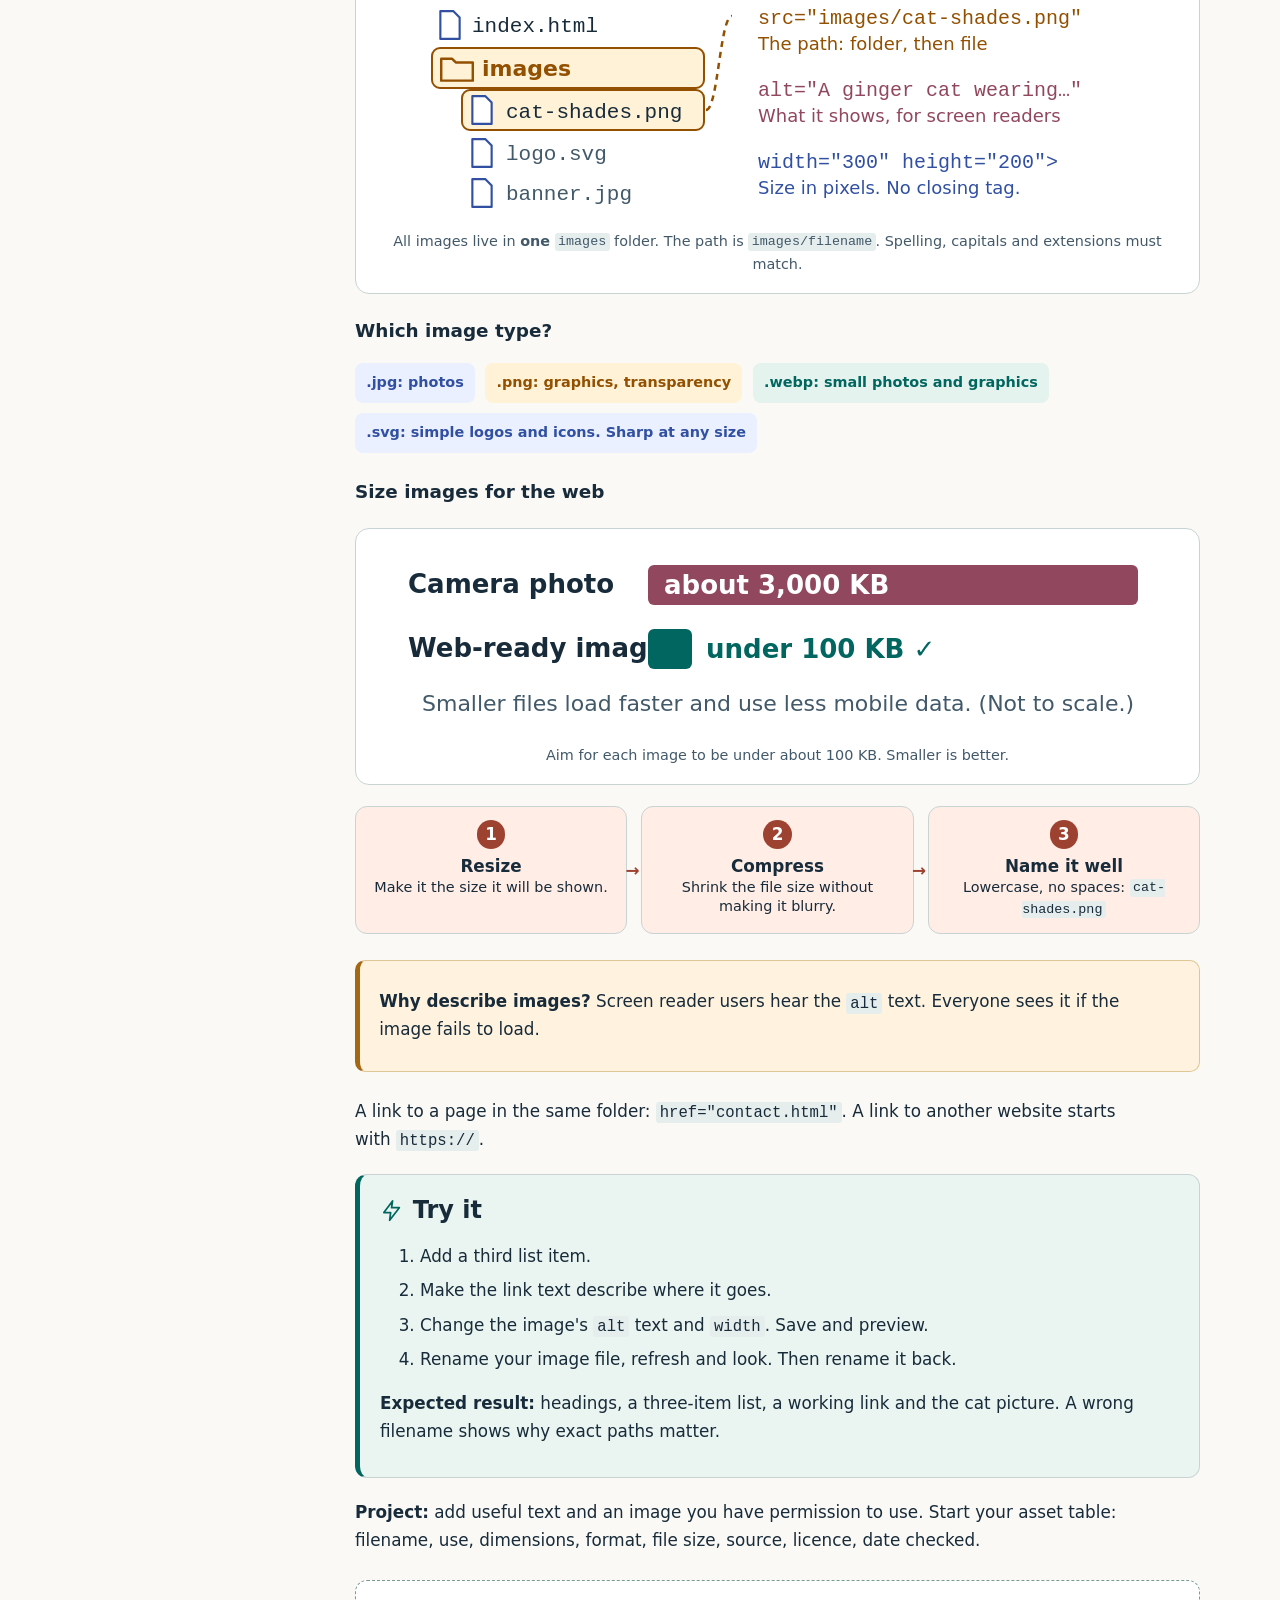
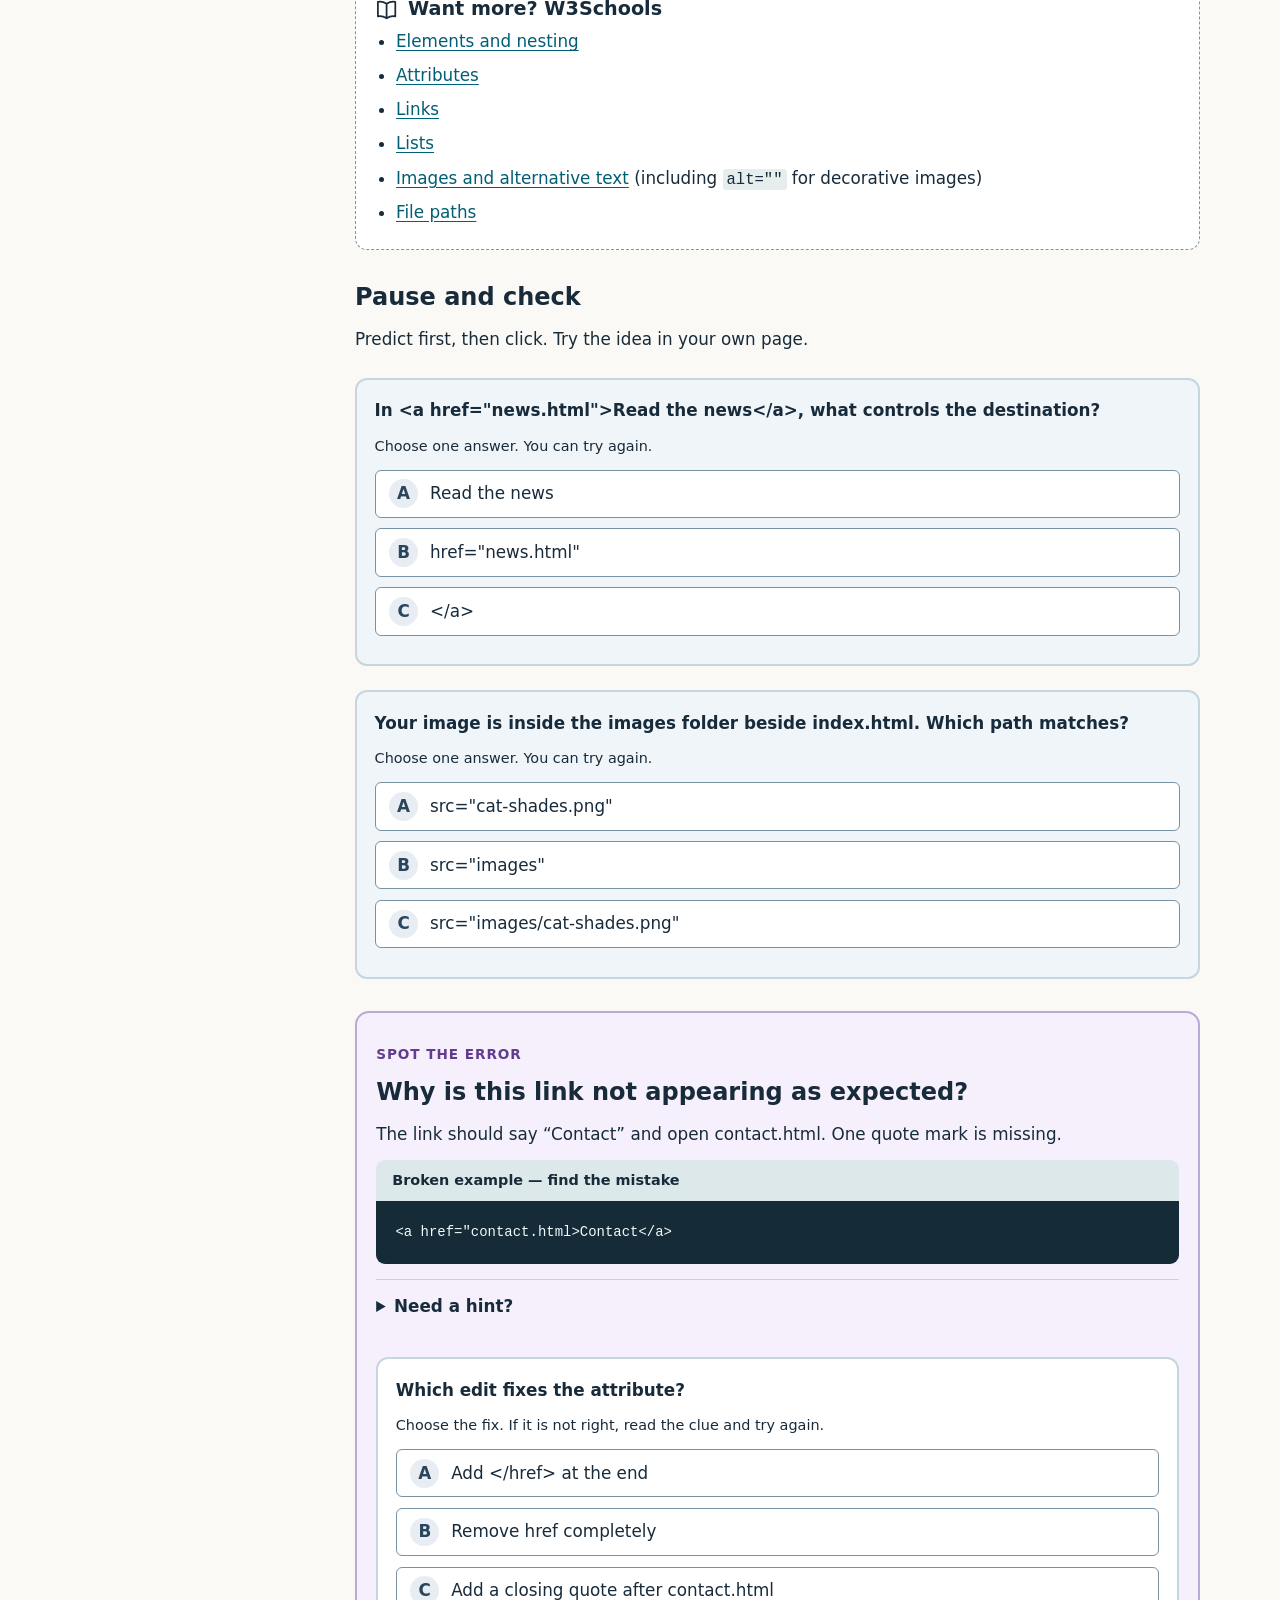
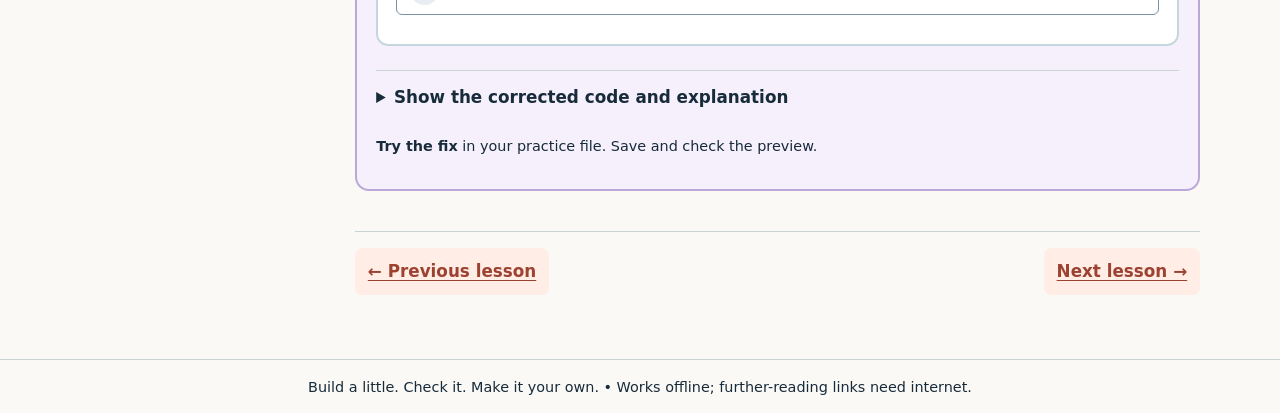
<file: 02-elements-attributes.html>
<!doctype html>
<html lang="en-GB">

<head>
  <meta charset="utf-8">
  <meta name="viewport" content="width=device-width, initial-scale=1">
  <title>Elements and attributes | Web project workshop</title>
  <link rel="stylesheet" href="tutorial.css">
  <script src="tutorial.js" defer></script>
</head>

<body data-step="2"><a class="skip" href="#main">Skip to lesson</a>
  <header class="site-header"><a href="project_tutorial.html">Web project workshop</a>
    <p>Level 2 • HTML &amp; CSS essentials</p>
  </header>
  <div class="shell">
    <nav class="lesson-nav" aria-label="Tutorial lessons"><a href="project_tutorial.html">Start here</a>
      <details class="lesson-menu" open>
        <summary>Browse the seven lessons</summary>
        <ol>
          <li><a href="01-first-page.html">Your first HTML page</a></li>
          <li><a href="02-elements-attributes.html" aria-current="page">Elements and attributes</a></li>
          <li><a href="03-semantic-pages.html">Pages with meaning</a></li>
          <li><a href="04-css-basics.html">Style with CSS</a></li>
          <li><a href="05-responsive-layout.html">Responsive layouts</a></li>
          <li><a href="06-forms.html">Forms and validation</a></li>
          <li><a href="07-testing-publishing.html">Test and publish</a></li>
        </ol>
        <p><a href="example/index.html">View the reference site</a></p>
      </details>
    </nav>
    <main id="main">
      <div class="lesson-badge"><svg class="icon" viewBox="0 0 24 24" fill="none" stroke="currentColor"
          stroke-width="1.8" stroke-linecap="round" stroke-linejoin="round" aria-hidden="true">
          <path
            d="m10 13 4-4m-6 7-1 1a4 4 0 0 1-6-6l4-4a4 4 0 0 1 6 0m2 1 1-1a4 4 0 0 1 6 6l-4 4a4 4 0 0 1-6 0" />
        </svg><span>Step 2 of 7</span><span class="badge-topic">Build</span></div>
      <h1>Elements and attributes</h1>
      <p class="intro">An element gives content a job. An attribute adds information to an element.</p>
      <section class="recap">
        <h2>Start with what you know</h2>
        <p>Last time you wrote <code>&lt;p&gt;Some words&lt;/p&gt;</code>. Open <code>index.html</code> in VS Code and
          preview it. Now we add extra information to elements.</p>
      </section>

      <h2>1. Tags, elements and attributes</h2>
      <figure class="fig">
        <svg class="wide" viewBox="0 0 760 276" role="img" aria-labelledby="link-title">
          <title id="link-title">Anatomy of a link: a whole element made of an opening tag, the content Read the news
            and a closing tag. The opening tag holds the attribute href, whose value is news.html.</title>
          <style>
            .fig svg text.mono {
              font-family: ui-monospace, Consolas, "Courier New", monospace;
            }
          </style>
          <text x="380" y="30" text-anchor="middle" font-size="24" font-weight="700" fill="#182b3a">Element</text>
          <path d="M25 52V44H735V52" fill="none" stroke="#182b3a" stroke-width="2.5" />
          <text class="mono" x="25" y="100" font-size="32" fill="#00665f" textLength="38"
            lengthAdjust="spacingAndGlyphs">&lt;a</text>
          <text class="mono" x="82" y="100" font-size="32" fill="#925000" textLength="77"
            lengthAdjust="spacingAndGlyphs">href</text>
          <text class="mono" x="159" y="100" font-size="32" fill="#182b3a" textLength="19"
            lengthAdjust="spacingAndGlyphs">=</text>
          <text class="mono" x="179" y="100" font-size="32" fill="#91475d" textLength="211"
            lengthAdjust="spacingAndGlyphs">"news.html"</text>
          <text class="mono" x="390" y="100" font-size="32" fill="#00665f" textLength="19"
            lengthAdjust="spacingAndGlyphs">&gt;</text>
          <text class="mono" x="409" y="100" font-size="32" fill="#182b3a" textLength="250"
            lengthAdjust="spacingAndGlyphs">Read the news</text>
          <text class="mono" x="659" y="100" font-size="32" fill="#00665f" textLength="77"
            lengthAdjust="spacingAndGlyphs">&lt;/a&gt;</text>
          <path d="M82 118V126H160V118" fill="none" stroke="#925000" stroke-width="2.5" />
          <path d="M179 118V126H390V118" fill="none" stroke="#91475d" stroke-width="2.5" />
          <text x="121" y="150" text-anchor="middle" font-size="21" font-weight="700" fill="#925000">Attribute</text>
          <text x="121" y="174" text-anchor="middle" font-size="21" font-weight="700" fill="#925000">name</text>
          <text x="284" y="150" text-anchor="middle" font-size="21" font-weight="700" fill="#91475d">Attribute</text>
          <text x="284" y="174" text-anchor="middle" font-size="21" font-weight="700" fill="#91475d">value</text>
          <path d="M25 198V206H407V198" fill="none" stroke="#00665f" stroke-width="2.5" />
          <path d="M411 198V206H656V198" fill="none" stroke="#182b3a" stroke-width="2.5" />
          <path d="M660 198V206H735V198" fill="none" stroke="#00665f" stroke-width="2.5" />
          <text x="216" y="234" text-anchor="middle" font-size="22" font-weight="700" fill="#00665f">Opening tag</text>
          <text x="216" y="260" text-anchor="middle" font-size="19" fill="#182b3a">Holds the attribute</text>
          <text x="534" y="234" text-anchor="middle" font-size="22" font-weight="700" fill="#182b3a">Content</text>
          <text x="534" y="260" text-anchor="middle" font-size="19" fill="#182b3a">What people read</text>
          <text x="690" y="234" text-anchor="middle" font-size="22" font-weight="700" fill="#00665f">Closing tag</text>
          <text x="690" y="260" text-anchor="middle" font-size="19" fill="#182b3a">Ends it</text>
        </svg>
        <svg class="narrow" viewBox="0 0 360 352" role="img" aria-labelledby="link-title-n">
          <title id="link-title-n">Anatomy of a link: a whole element made of an opening tag, the content Read the news
            and a closing tag. The opening tag holds the attribute href, whose value is news.html.</title>
          <path d="M30 26H24V152H30" fill="none" stroke="#182b3a" stroke-width="2.5" />
          <text class="mono" x="40" y="48" font-size="22" fill="#00665f" textLength="26"
            lengthAdjust="spacingAndGlyphs">&lt;a</text>
          <text class="mono" x="80" y="48" font-size="22" fill="#925000" textLength="53"
            lengthAdjust="spacingAndGlyphs">href</text>
          <text class="mono" x="133" y="48" font-size="22" fill="#182b3a" textLength="13"
            lengthAdjust="spacingAndGlyphs">=</text>
          <text class="mono" x="146" y="48" font-size="22" fill="#91475d" textLength="145"
            lengthAdjust="spacingAndGlyphs">"news.html"</text>
          <text class="mono" x="291" y="48" font-size="22" fill="#00665f" textLength="13"
            lengthAdjust="spacingAndGlyphs">&gt;</text>
          <text class="mono" x="64" y="96" font-size="22" fill="#182b3a" textLength="172"
            lengthAdjust="spacingAndGlyphs">Read the news</text>
          <text class="mono" x="40" y="144" font-size="22" fill="#00665f" textLength="53"
            lengthAdjust="spacingAndGlyphs">&lt;/a&gt;</text>
          <rect x="24" y="186" width="16" height="16" fill="#925000" />
          <text x="50" y="200" font-size="17" fill="#182b3a"><tspan font-weight="700">Attribute name:</tspan> href</text>
          <rect x="24" y="220" width="16" height="16" fill="#91475d" />
          <text x="50" y="234" font-size="17" fill="#182b3a"><tspan font-weight="700">Attribute value:</tspan> "news.html"</text>
          <rect x="24" y="254" width="16" height="16" fill="#182b3a" />
          <text x="50" y="268" font-size="17" fill="#182b3a"><tspan font-weight="700">Content:</tspan> what people read</text>
          <rect x="24" y="288" width="16" height="16" fill="#00665f" />
          <text x="50" y="302" font-size="17" fill="#182b3a"><tspan font-weight="700">Tags:</tspan> opening and closing</text>
          <path d="M24 322V330H40V322" fill="none" stroke="#182b3a" stroke-width="2.5" />
          <text x="50" y="336" font-size="17" fill="#182b3a">All together: <tspan font-weight="700">one element</tspan></text>
        </svg>
        <figcaption>Attributes go inside the opening tag. Put their values in straight quotes <code>"</code>.
        </figcaption>
      </figure>

      <section class="task">
        <h2>Make your first link</h2>
        <ol>
          <li>Put the plain paragraph inside <code>body</code>. Save and check.</li>
          <li>Replace it with the link version. Save, click the link, then go Back.</li>
        </ol>
        <p class="code-title">Step 1: plain text</p>
        <pre tabindex="0" aria-label="Step 1: plain text"><code>&lt;p&gt;Explore web examples&lt;/p&gt;</code></pre>
        <p class="code-title">Step 2: add a link</p>
        <pre tabindex="0" aria-label="Step 2: add a link"><code>&lt;p&gt;<span class="hl">&lt;a href=&quot;https://www.w3schools.com/&quot;&gt;</span>Explore web examples<span class="hl">&lt;/a&gt;</span>&lt;/p&gt;</code></pre>
        <p>Change the text to change what people read. Change <code>href</code> to change where they go.</p>
      </section>

      <h2>2. Add headings, a list and a link</h2>
      <p>Add this inside <code>body</code>, after the introduction. <code>strong</code> marks important text.
        <code>ul</code> is a bulleted list. Each item is an <code>li</code>.</p>
      <div class="compare">
        <div>
          <p class="code-title"><svg class="icon" viewBox="0 0 24 24" fill="none" stroke="currentColor"
              stroke-width="1.8" stroke-linecap="round" stroke-linejoin="round" aria-hidden="true">
              <path d="m9 7-5 5 5 5m6-10 5 5-5 5m-2-14-2 18" />
            </svg>index.html — add inside body</p>
          <pre tabindex="0" aria-label="index.html — add inside body"><code>&lt;h2&gt;Latest release&lt;/h2&gt;
&lt;p&gt;&lt;strong&gt;Morning Light&lt;/strong&gt; is Alex's new album.&lt;/p&gt;
&lt;h2&gt;Explore Alex's work&lt;/h2&gt;
&lt;ul&gt;
  &lt;li&gt;Morning Light — album&lt;/li&gt;
  &lt;li&gt;City Walk — single&lt;/li&gt;
&lt;/ul&gt;
&lt;p&gt;&lt;a href=&quot;https://www.w3schools.com/&quot;&gt;Explore web examples&lt;/a&gt;&lt;/p&gt;</code></pre>
        </div>
        <div class="result">
          <h2>Latest release</h2>
          <p><strong>Morning Light</strong> is Alex's new album.</p>
          <h2>Explore Alex's work</h2>
          <ul>
            <li>Morning Light — album</li>
            <li>City Walk — single</li>
          </ul>
          <p><a href="https://www.w3schools.com/">Explore web examples</a></p>
        </div>
      </div>
      <figure class="fig">
        <svg class="wide" viewBox="0 0 760 262" role="img" aria-labelledby="nest-title">
          <title id="nest-title">Two diagrams. Correct nesting: a strong element sits fully inside a p element. Wrong:
            the strong element sticks out past the end of the p element.</title>
          <style>
            .fig svg text.mono {
              font-family: ui-monospace, Consolas, "Courier New", monospace;
            }
          </style>
          <text x="190" y="30" text-anchor="middle" font-size="24" font-weight="700" fill="#00665f">Nested: correct</text>
          <rect x="20" y="50" width="340" height="130" rx="8" fill="#e4f3ed" stroke="#00665f" stroke-width="3" />
          <text class="mono" x="36" y="80" font-size="22" font-weight="700" fill="#00665f">&lt;p&gt;</text>
          <rect x="60" y="94" width="260" height="76" rx="6" fill="#fff2d7" stroke="#925000" stroke-width="3" />
          <text class="mono" x="74" y="120" font-size="20" font-weight="700" fill="#925000">&lt;strong&gt;</text>
          <text x="74" y="156" font-size="28" font-weight="700" fill="#182b3a">New!</text>
          <text class="mono" x="190" y="214" text-anchor="middle" font-size="20" fill="#182b3a">&lt;p&gt;&lt;strong&gt;New!&lt;/strong&gt;&lt;/p&gt;</text>
          <text x="190" y="248" text-anchor="middle" font-size="22" font-weight="700" fill="#00665f">Inner element closes first</text>
          <text x="570" y="30" text-anchor="middle" font-size="24" font-weight="700" fill="#91475d">Overlapping: wrong</text>
          <rect x="400" y="50" width="230" height="130" rx="8" fill="#e4f3ed" stroke="#00665f" stroke-width="3" />
          <text class="mono" x="416" y="80" font-size="22" font-weight="700" fill="#00665f">&lt;p&gt;</text>
          <rect x="440" y="94" width="300" height="76" rx="6" fill="#fcebf0" stroke="#91475d" stroke-width="3"
            stroke-dasharray="7 5" />
          <text class="mono" x="454" y="120" font-size="20" font-weight="700" fill="#91475d">&lt;strong&gt;</text>
          <text x="454" y="156" font-size="28" font-weight="700" fill="#182b3a">New!</text>
          <text class="mono" x="570" y="214" text-anchor="middle" font-size="20" fill="#182b3a">&lt;p&gt;&lt;strong&gt;New!&lt;/p&gt;&lt;/strong&gt;</text>
          <text x="570" y="248" text-anchor="middle" font-size="22" font-weight="700" fill="#91475d">The p closes too early</text>
        </svg>
        <svg class="narrow" viewBox="0 0 360 420" role="img" aria-labelledby="nest-title-n">
          <title id="nest-title-n">Two diagrams. Correct nesting: a strong element sits fully inside a p element. Wrong:
            the strong element sticks out past the end of the p element.</title>
          <text x="180" y="24" text-anchor="middle" font-size="18" font-weight="700" fill="#00665f">Nested: correct</text>
          <rect x="16" y="36" width="328" height="104" rx="8" fill="#e4f3ed" stroke="#00665f" stroke-width="3" />
          <text class="mono" x="28" y="60" font-size="16" font-weight="700" fill="#00665f">&lt;p&gt;</text>
          <rect x="40" y="70" width="250" height="60" rx="6" fill="#fff2d7" stroke="#925000" stroke-width="3" />
          <text class="mono" x="52" y="92" font-size="16" font-weight="700" fill="#925000">&lt;strong&gt;</text>
          <text x="52" y="119" font-size="22" font-weight="700" fill="#182b3a">New!</text>
          <text class="mono" x="180" y="168" text-anchor="middle" font-size="16" fill="#182b3a">&lt;p&gt;&lt;strong&gt;New!&lt;/strong&gt;&lt;/p&gt;</text>
          <text x="180" y="194" text-anchor="middle" font-size="17" font-weight="700" fill="#00665f">Inner element closes first</text>
          <text x="180" y="234" text-anchor="middle" font-size="18" font-weight="700" fill="#91475d">Overlapping: wrong</text>
          <rect x="16" y="246" width="220" height="104" rx="8" fill="#e4f3ed" stroke="#00665f" stroke-width="3" />
          <text class="mono" x="28" y="270" font-size="16" font-weight="700" fill="#00665f">&lt;p&gt;</text>
          <rect x="40" y="280" width="300" height="60" rx="6" fill="#fcebf0" stroke="#91475d" stroke-width="3"
            stroke-dasharray="7 5" />
          <text class="mono" x="52" y="302" font-size="16" font-weight="700" fill="#91475d">&lt;strong&gt;</text>
          <text x="52" y="329" font-size="22" font-weight="700" fill="#182b3a">New!</text>
          <text class="mono" x="180" y="378" text-anchor="middle" font-size="16" fill="#182b3a">&lt;p&gt;&lt;strong&gt;New!&lt;/p&gt;&lt;/strong&gt;</text>
          <text x="180" y="404" text-anchor="middle" font-size="17" font-weight="700" fill="#91475d">The p closes too early</text>
        </svg>
        <figcaption><strong>Nesting</strong> means one element inside another. Close the inner one first.</figcaption>
      </figure>

      <h2>3. Add an image</h2>
      <ol class="flow">
        <li><strong>Make a folder</strong><span>Create <code>images</code> beside <code>index.html</code>.</span></li>
        <li><strong>Copy the picture</strong><span>Copy <code>cat-shades.png</code> from <code>assets/practice</code>
            into <code>images</code>.</span></li>
        <li><strong>Add the img tag</strong><span>Put it under a heading and paragraph. Save and preview.</span></li>
      </ol>
      <figure class="lesson-visual">
        <img src="assets/practice/cat-shades.png" width="300" height="200"
          alt="A ginger cat wearing black sunglasses">
        <figcaption class="small">Practice image: <code>cat-shades.png</code>, about 21 KB, so it is already web-sized.
          You can also right-click it and choose Save image as.</figcaption>
      </figure>
      <div class="compare">
        <div>
          <p class="code-title"><svg class="icon" viewBox="0 0 24 24" fill="none" stroke="currentColor"
              stroke-width="1.8" stroke-linecap="round" stroke-linejoin="round" aria-hidden="true">
              <path d="m9 7-5 5 5 5m6-10 5 5-5 5m-2-14-2 18" />
            </svg>index.html — image in context</p>
          <pre tabindex="0" aria-label="index.html — image in context"><code>&lt;h2&gt;Meet Milo&lt;/h2&gt;
&lt;p&gt;Milo is a very cool cat. He loves sunny windows.&lt;/p&gt;
<span class="hl">&lt;img src=&quot;images/cat-shades.png&quot; alt=&quot;A ginger cat wearing black sunglasses&quot; width=&quot;300&quot; height=&quot;200&quot;&gt;</span></code></pre>
        </div>
        <div class="result">
          <h2>Meet Milo</h2>
          <p>Milo is a very cool cat. He loves sunny windows.</p>
          <img src="assets/practice/cat-shades.png" alt="A ginger cat wearing black sunglasses" width="300"
            height="200" style="max-width: 100%; height: auto">
        </div>
      </div>
      <figure class="fig">
        <svg class="wide" viewBox="0 0 760 296" role="img" aria-labelledby="img-title">
          <title id="img-title">The src attribute images/cat-shades.png matches the folder view: the images folder inside the
            website folder holds cat-shades.png and any other images. The alt attribute describes the image. The width and
            height attributes give its size. The img element has no closing tag.</title>
          <style>
            .fig svg text.mono {
              font-family: ui-monospace, Consolas, "Courier New", monospace;
            }
          </style>
          <defs>
            <symbol id="ic2-folder" viewBox="0 0 28 22">
              <path d="M1 3h9l3 3h14v15H1z" fill="#fff2d7" stroke="#925000" stroke-width="2" stroke-linejoin="round" />
            </symbol>
            <symbol id="ic2-file" viewBox="0 0 22 28">
              <path d="M2 1h12l6 6v20H2z" fill="#ffffff" stroke="#3150a1" stroke-width="2" stroke-linejoin="round" />
            </symbol>
          </defs>
          <text x="10" y="26" font-size="22" font-weight="700" fill="#00665f">Folder view</text>
          <use href="#ic2-folder" x="10" y="44" width="34" height="27" />
          <text x="52" y="66" font-size="22" fill="#182b3a">website</text>
          <use href="#ic2-file" x="40" y="86" width="24" height="30" />
          <text class="mono" x="74" y="108" font-size="21" fill="#182b3a">index.html</text>
          <rect x="34" y="124" width="272" height="40" rx="8" fill="#fff2d7" stroke="#925000" stroke-width="2" />
          <use href="#ic2-folder" x="42" y="131" width="34" height="27" />
          <text x="84" y="152" font-size="22" font-weight="700" fill="#925000">images</text>
          <rect x="64" y="166" width="242" height="40" rx="8" fill="#fff2d7" stroke="#925000" stroke-width="2" />
          <use href="#ic2-file" x="72" y="171" width="24" height="30" />
          <text class="mono" x="108" y="194" font-size="21" fill="#182b3a">cat-shades.png</text>
          <use href="#ic2-file" x="72" y="214" width="24" height="30" />
          <text class="mono" x="108" y="236" font-size="21" fill="#42596a">logo.svg</text>
          <use href="#ic2-file" x="72" y="254" width="24" height="30" />
          <text class="mono" x="108" y="276" font-size="21" fill="#42596a">banner.jpg</text>
          <path d="M308 186C320 186 322 92 334 92" fill="none" stroke="#925000" stroke-width="2.5"
            stroke-dasharray="6 5" />
          <text x="340" y="26" font-size="22" font-weight="700" fill="#00665f">The img tag</text>
          <text class="mono" x="340" y="62" font-size="20" fill="#182b3a">&lt;img</text>
          <text class="mono" x="360" y="100" font-size="20" fill="#925000">src="images/cat-shades.png"</text>
          <text x="360" y="126" font-size="18" fill="#925000">The path: folder, then file</text>
          <text class="mono" x="360" y="172" font-size="20" fill="#91475d">alt="A ginger cat wearing…"</text>
          <text x="360" y="198" font-size="18" fill="#91475d">What it shows, for screen readers</text>
          <text class="mono" x="360" y="244" font-size="20" fill="#3150a1">width="300" height="200"&gt;</text>
          <text x="360" y="270" font-size="18" fill="#3150a1">Size in pixels. No closing tag.</text>
        </svg>
        <svg class="narrow" viewBox="0 0 360 446" role="img" aria-labelledby="img-title-n">
          <title id="img-title-n">The src attribute images/cat-shades.png matches the folder view: the images folder inside
            the website folder holds cat-shades.png and any other images. The alt attribute describes the image. The width
            and height attributes give its size. The img element has no closing tag.</title>
          <defs>
            <symbol id="ic2n-folder" viewBox="0 0 28 22">
              <path d="M1 3h9l3 3h14v15H1z" fill="#fff2d7" stroke="#925000" stroke-width="2" stroke-linejoin="round" />
            </symbol>
            <symbol id="ic2n-file" viewBox="0 0 22 28">
              <path d="M2 1h12l6 6v20H2z" fill="#ffffff" stroke="#3150a1" stroke-width="2" stroke-linejoin="round" />
            </symbol>
          </defs>
          <text x="6" y="20" font-size="17" font-weight="700" fill="#00665f">Folder view</text>
          <use href="#ic2n-folder" x="6" y="32" width="24" height="19" />
          <text x="38" y="48" font-size="17" fill="#182b3a">website</text>
          <use href="#ic2n-file" x="24" y="68" width="18" height="23" />
          <text class="mono" x="50" y="85" font-size="16" fill="#182b3a">index.html</text>
          <rect x="16" y="98" width="200" height="30" rx="7" fill="#fff2d7" stroke="#925000" stroke-width="2" />
          <use href="#ic2n-folder" x="24" y="104" width="24" height="19" />
          <text x="56" y="119" font-size="17" font-weight="700" fill="#925000">images</text>
          <rect x="34" y="134" width="200" height="30" rx="7" fill="#fff2d7" stroke="#925000" stroke-width="2" />
          <use href="#ic2n-file" x="42" y="138" width="18" height="23" />
          <text class="mono" x="68" y="155" font-size="16" fill="#182b3a">cat-shades.png</text>
          <use href="#ic2n-file" x="42" y="172" width="18" height="23" />
          <text class="mono" x="68" y="189" font-size="16" fill="#42596a">logo.svg</text>
          <use href="#ic2n-file" x="42" y="206" width="18" height="23" />
          <text class="mono" x="68" y="223" font-size="16" fill="#42596a">banner.jpg</text>
          <text x="6" y="268" font-size="17" font-weight="700" fill="#00665f">The img tag</text>
          <text class="mono" x="6" y="294" font-size="16" fill="#182b3a">&lt;img</text>
          <text class="mono" x="20" y="320" font-size="16" fill="#925000">src="images/cat-shades.png"</text>
          <text x="20" y="340" font-size="15" fill="#925000">The path: folder, then file</text>
          <text class="mono" x="20" y="366" font-size="16" fill="#91475d">alt="A ginger cat wearing…"</text>
          <text x="20" y="386" font-size="15" fill="#91475d">What it shows, for screen readers</text>
          <text class="mono" x="20" y="412" font-size="16" fill="#3150a1">width="300" height="200"&gt;</text>
          <text x="20" y="432" font-size="15" fill="#3150a1">Size in pixels. No closing tag.</text>
        </svg>
        <figcaption>All images live in <strong>one</strong> <code>images</code> folder. The path is
          <code>images/filename</code>. Spelling, capitals and extensions must match.
        </figcaption>
      </figure>

      <h3>Which image type?</h3>
      <div class="skill-chips">
        <span>.jpg: photos</span>
        <span>.png: graphics, transparency</span>
        <span>.webp: small photos and graphics</span>
        <span>.svg: simple logos and icons. Sharp at any size</span>
      </div>

      <h3>Size images for the web</h3>
      <figure class="fig">
        <svg class="wide" viewBox="0 0 760 190" role="img" aria-labelledby="size-title">
          <title id="size-title">Bar chart, not to scale: a camera photo is about 3,000 KB, a web-ready image is under
            100 KB. Smaller files load faster and use less mobile data.</title>
          <text x="10" y="48" font-size="26" font-weight="700" fill="#182b3a">Camera photo</text>
          <rect x="250" y="20" width="490" height="40" rx="6" fill="#91475d" />
          <text x="266" y="49" font-size="26" font-weight="700" fill="#ffffff">about 3,000 KB</text>
          <text x="10" y="112" font-size="26" font-weight="700" fill="#182b3a">Web-ready image</text>
          <rect x="250" y="84" width="44" height="40" rx="6" fill="#00665f" />
          <text x="308" y="113" font-size="26" font-weight="700" fill="#00665f">under 100 KB ✓</text>
          <text x="380" y="166" text-anchor="middle" font-size="22" fill="#42596a">Smaller files load faster and use less mobile data. (Not to scale.)</text>
        </svg>
        <svg class="narrow" viewBox="0 0 360 216" role="img" aria-labelledby="size-title-n">
          <title id="size-title-n">Bar chart, not to scale: a camera photo is about 3,000 KB, a web-ready image is
            under 100 KB. Smaller files load faster and use less mobile data.</title>
          <text x="10" y="26" font-size="18" font-weight="700" fill="#182b3a">Camera photo</text>
          <rect x="10" y="36" width="340" height="34" rx="6" fill="#91475d" />
          <text x="22" y="59" font-size="17" font-weight="700" fill="#ffffff">about 3,000 KB</text>
          <text x="10" y="104" font-size="18" font-weight="700" fill="#182b3a">Web-ready image</text>
          <rect x="10" y="114" width="30" height="34" rx="6" fill="#00665f" />
          <text x="52" y="137" font-size="17" font-weight="700" fill="#00665f">under 100 KB ✓</text>
          <text x="10" y="182" font-size="16" fill="#42596a">Smaller files load faster and use</text>
          <text x="10" y="204" font-size="16" fill="#42596a">less mobile data. (Not to scale.)</text>
        </svg>
        <figcaption>Aim for each image to be under about 100 KB. Smaller is better.</figcaption>
      </figure>
      <ol class="flow">
        <li><strong>Resize</strong><span>Make it the size it will be shown.</span></li>
        <li><strong>Compress</strong><span>Shrink the file size without making it blurry.</span></li>
        <li><strong>Name it well</strong><span>Lowercase, no spaces: <code>cat-shades.png</code></span></li>
      </ol>
      <aside class="why-panel">
        <p><strong>Why describe images?</strong> Screen reader users hear the <code>alt</code> text. Everyone sees it
          if the image fails to load.</p>
      </aside>
      <p>A link to a page in the same folder: <code>href="contact.html"</code>. A link to another website starts with
        <code>https://</code>.</p>

      <section class="task">
        <h2><svg class="icon" viewBox="0 0 24 24" fill="none" stroke="currentColor" stroke-width="1.8"
            stroke-linecap="round" stroke-linejoin="round" aria-hidden="true">
            <path d="m13 2-9 12h7l-1 8 10-13h-8Z" />
          </svg>Try it</h2>
        <ol>
          <li>Add a third list item.</li>
          <li>Make the link text describe where it goes.</li>
          <li>Change the image's <code>alt</code> text and <code>width</code>. Save and preview.</li>
          <li>Rename your image file, refresh and look. Then rename it back.</li>
        </ol>
        <p><strong>Expected result:</strong> headings, a three-item list, a working link and the cat picture. A wrong
          filename shows why exact paths matter.</p>
      </section>

      <p><strong>Project:</strong> add useful text and an image you have permission to use. Start your asset table:
        filename, use, dimensions, format, file size, source, licence, date checked.</p>

      <aside class="more">
        <h2><svg class="icon" viewBox="0 0 24 24" fill="none" stroke="currentColor" stroke-width="1.8"
            stroke-linecap="round" stroke-linejoin="round" aria-hidden="true">
            <path d="M12 6v15M3 4c4-1 6 0 9 2 3-2 5-3 9-2v15c-4-1-6 0-9 2-3-2-5-3-9-2Z" />
          </svg>Want more? W3Schools</h2>
        <ul>
          <li><a href="https://www.w3schools.com/html/html_elements.asp">Elements and nesting</a></li>
          <li><a href="https://www.w3schools.com/html/html_attributes.asp">Attributes</a></li>
          <li><a href="https://www.w3schools.com/html/html_links.asp">Links</a></li>
          <li><a href="https://www.w3schools.com/html/html_lists.asp">Lists</a></li>
          <li><a href="https://www.w3schools.com/html/html_images.asp">Images and alternative text</a> (including
            <code>alt=""</code> for decorative images)</li>
          <li><a href="https://www.w3schools.com/html/html_filepaths.asp">File paths</a></li>
        </ul>
      </aside>

      <section class="understanding">
        <h2>Pause and check</h2>
        <p>Predict first, then click. Try the idea in your own page.</p>
        <fieldset class="quiz" id="quiz-2-1">
          <legend>In &lt;a href=&quot;news.html&quot;&gt;Read the news&lt;/a&gt;, what controls the destination?</legend>
          <p class="small">Choose one answer. You can try again.</p>
          <div class="quiz-options"><button type="button" class="quiz-option" aria-pressed="false"
              data-correct="false"
              data-feedback="That is the visible link text. Look for the attribute that gives the location."
              disabled><span class="answer-letter">A</span><span>Read the news</span></button><button type="button"
              class="quiz-option" aria-pressed="false" data-correct="true"
              data-feedback="Correct. The href attribute gives the destination. The words between the tags are the visible text."
              disabled><span class="answer-letter">B</span><span>href=&quot;news.html&quot;</span></button><button
              type="button" class="quiz-option" aria-pressed="false" data-correct="false"
              data-feedback="That closes the link element. It does not set a destination." disabled><span
                class="answer-letter">C</span><span>&lt;/a&gt;</span></button></div>
          <p class="quiz-feedback" role="status" aria-live="polite" aria-atomic="true"></p><noscript>
            <p>Clickable answers need JavaScript. Think of your answer, then open the explanation below.</p>
            <details>
              <summary>Answer and explanation</summary>
              <p>href=&quot;news.html&quot;. The href attribute gives the destination. The words between the tags are
                the visible text.</p>
            </details>
          </noscript>
        </fieldset>
        <fieldset class="quiz" id="quiz-2-2">
          <legend>Your image is inside the images folder beside index.html. Which path matches?</legend>
          <p class="small">Choose one answer. You can try again.</p>
          <div class="quiz-options"><button type="button" class="quiz-option" aria-pressed="false"
              data-correct="false" data-feedback="That looks beside index.html, not inside the images folder."
              disabled><span class="answer-letter">A</span><span>src=&quot;cat-shades.png&quot;</span></button><button
              type="button" class="quiz-option" aria-pressed="false" data-correct="false"
              data-feedback="That names only the folder. Add the filename too." disabled><span
                class="answer-letter">B</span><span>src=&quot;images&quot;</span></button><button type="button"
              class="quiz-option" aria-pressed="false" data-correct="true"
              data-feedback="Correct. The path names the folder, then the file inside it." disabled><span
                class="answer-letter">C</span><span>src=&quot;images/cat-shades.png&quot;</span></button></div>
          <p class="quiz-feedback" role="status" aria-live="polite" aria-atomic="true"></p><noscript>
            <p>Clickable answers need JavaScript. Think of your answer, then open the explanation below.</p>
            <details>
              <summary>Answer and explanation</summary>
              <p>src=&quot;images/cat-shades.png&quot;. The path names the folder, then the file inside it.</p>
            </details>
          </noscript>
        </fieldset>
      </section>
      <section class="debug-check" id="debug-2">
        <p class="kicker">Spot the error</p>
        <h2>Why is this link not appearing as expected?</h2>
        <p>The link should say “Contact” and open contact.html. One quote mark is missing.</p>
        <p class="code-title">Broken example — find the mistake</p>
        <pre tabindex="0" aria-label="Broken code to inspect"><code>&lt;a href=&quot;contact.html&gt;Contact&lt;/a&gt;</code></pre>
        <details>
          <summary>Need a hint?</summary>
          <p>Attribute values have a quote on each side: name=&quot;value&quot;.</p>
        </details>
        <fieldset class="quiz">
          <legend>Which edit fixes the attribute?</legend>
          <p class="small">Choose the fix. If it is not right, read the clue and try again.</p>
          <div class="quiz-options"><button type="button" class="quiz-option" aria-pressed="false"
              data-correct="false" data-feedback="href is an attribute, not an element. It has no closing tag."
              disabled><span class="answer-letter">A</span><span>Add &lt;/href&gt; at the end</span></button><button
              type="button" class="quiz-option" aria-pressed="false" data-correct="false"
              data-feedback="Without href, the link has no destination." disabled><span
                class="answer-letter">B</span><span>Remove href completely</span></button><button type="button"
              class="quiz-option" aria-pressed="false" data-correct="true"
              data-feedback="Correct. The value needs its closing quote before the &gt; that ends the opening tag."
              disabled><span class="answer-letter">C</span><span>Add a closing quote after
                contact.html</span></button></div>
          <p class="quiz-feedback" role="status" aria-live="polite" aria-atomic="true"></p><noscript>
            <p>Clickable answers need JavaScript. Use the hint and open the worked fix below to check your answer.</p>
          </noscript>
        </fieldset>
        <details class="debug-solution">
          <summary>Show the corrected code and explanation</summary>
          <pre tabindex="0" aria-label="Corrected code"><code>&lt;a href=&quot;contact.html&quot;&gt;Contact&lt;/a&gt;</code></pre>
          <p>The quotes now surround only contact.html. The &gt; ends the opening tag, and Contact is the link text.
          </p>
        </details>
        <p class="small"><strong>Try the fix</strong> in your practice file. Save and check the preview.</p>
      </section>
      <nav class="pager" aria-label="Lesson navigation"><a href="01-first-page.html">← Previous lesson</a><a
          href="03-semantic-pages.html">Next lesson →</a></nav>
    </main>
  </div>
  <footer>Build a little. Check it. Make it your own. • Works offline; further-reading links need internet.</footer>
</body>

</html>
</file>
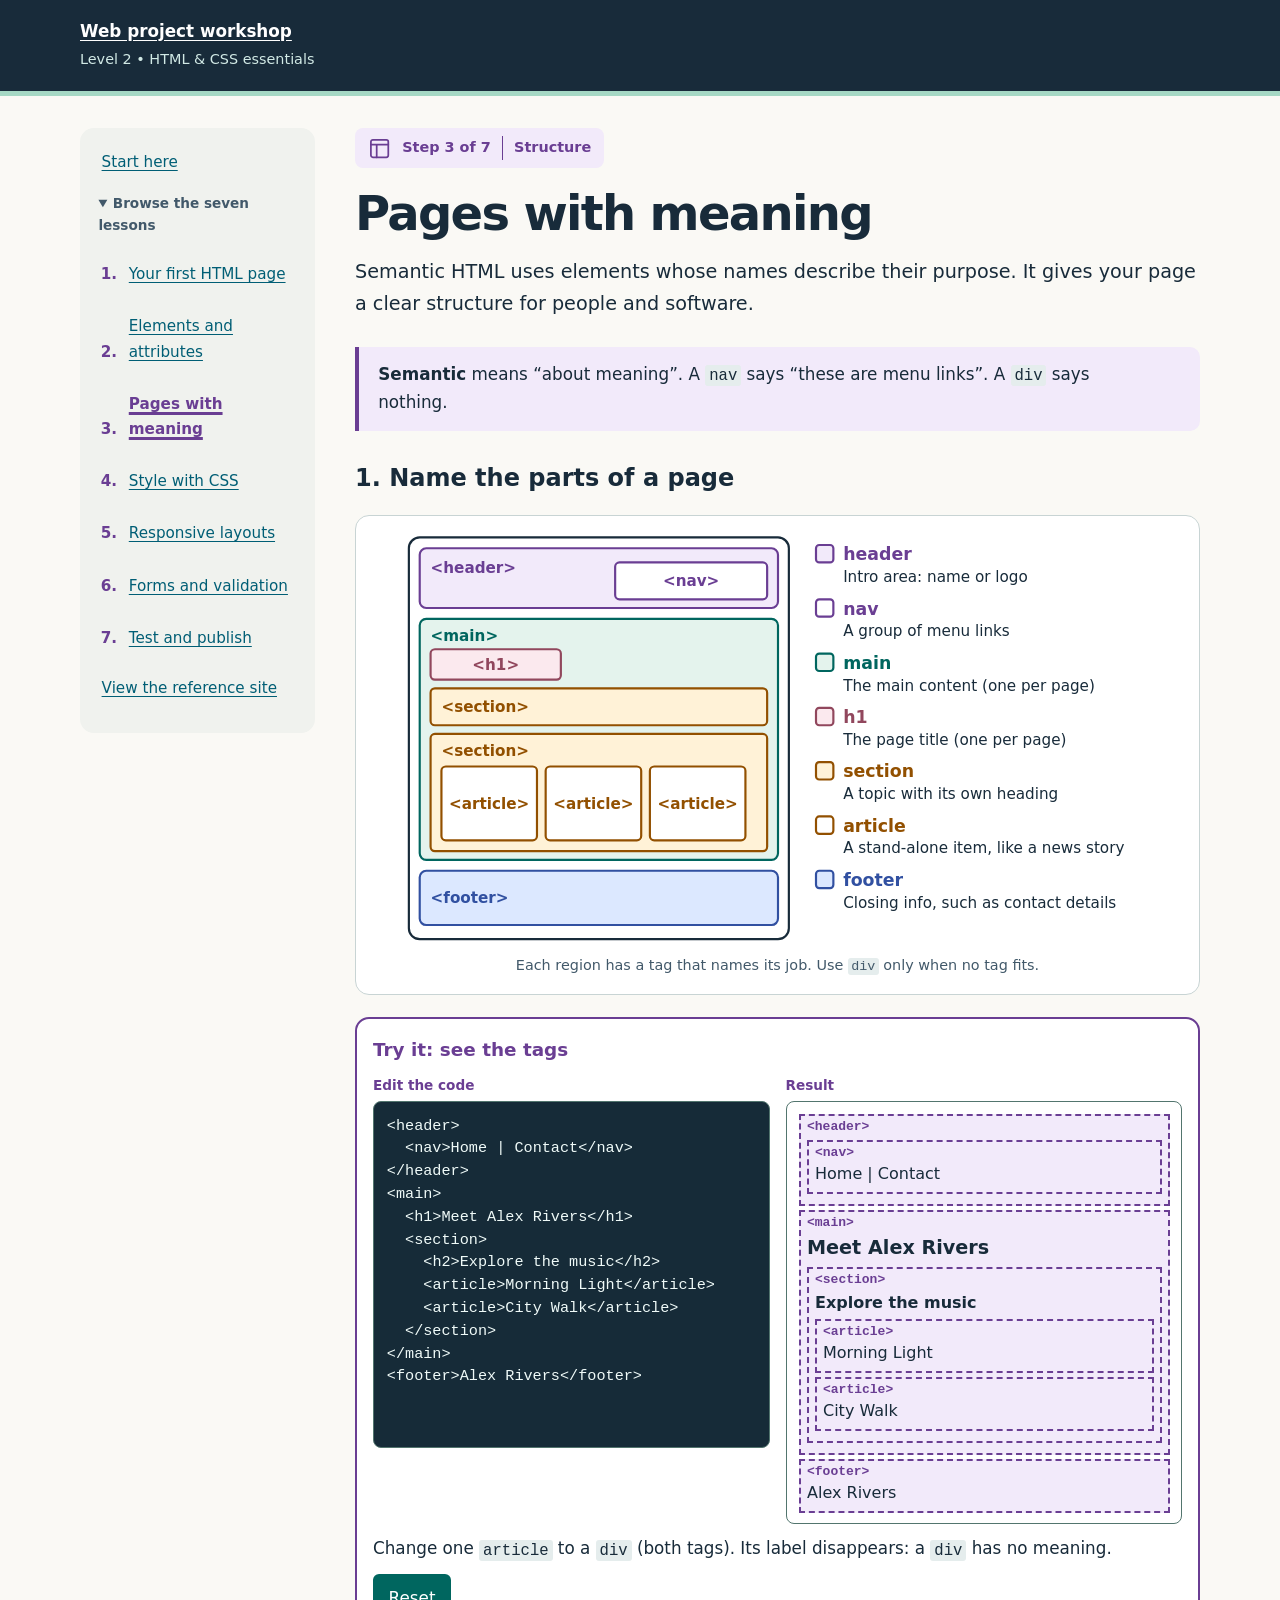
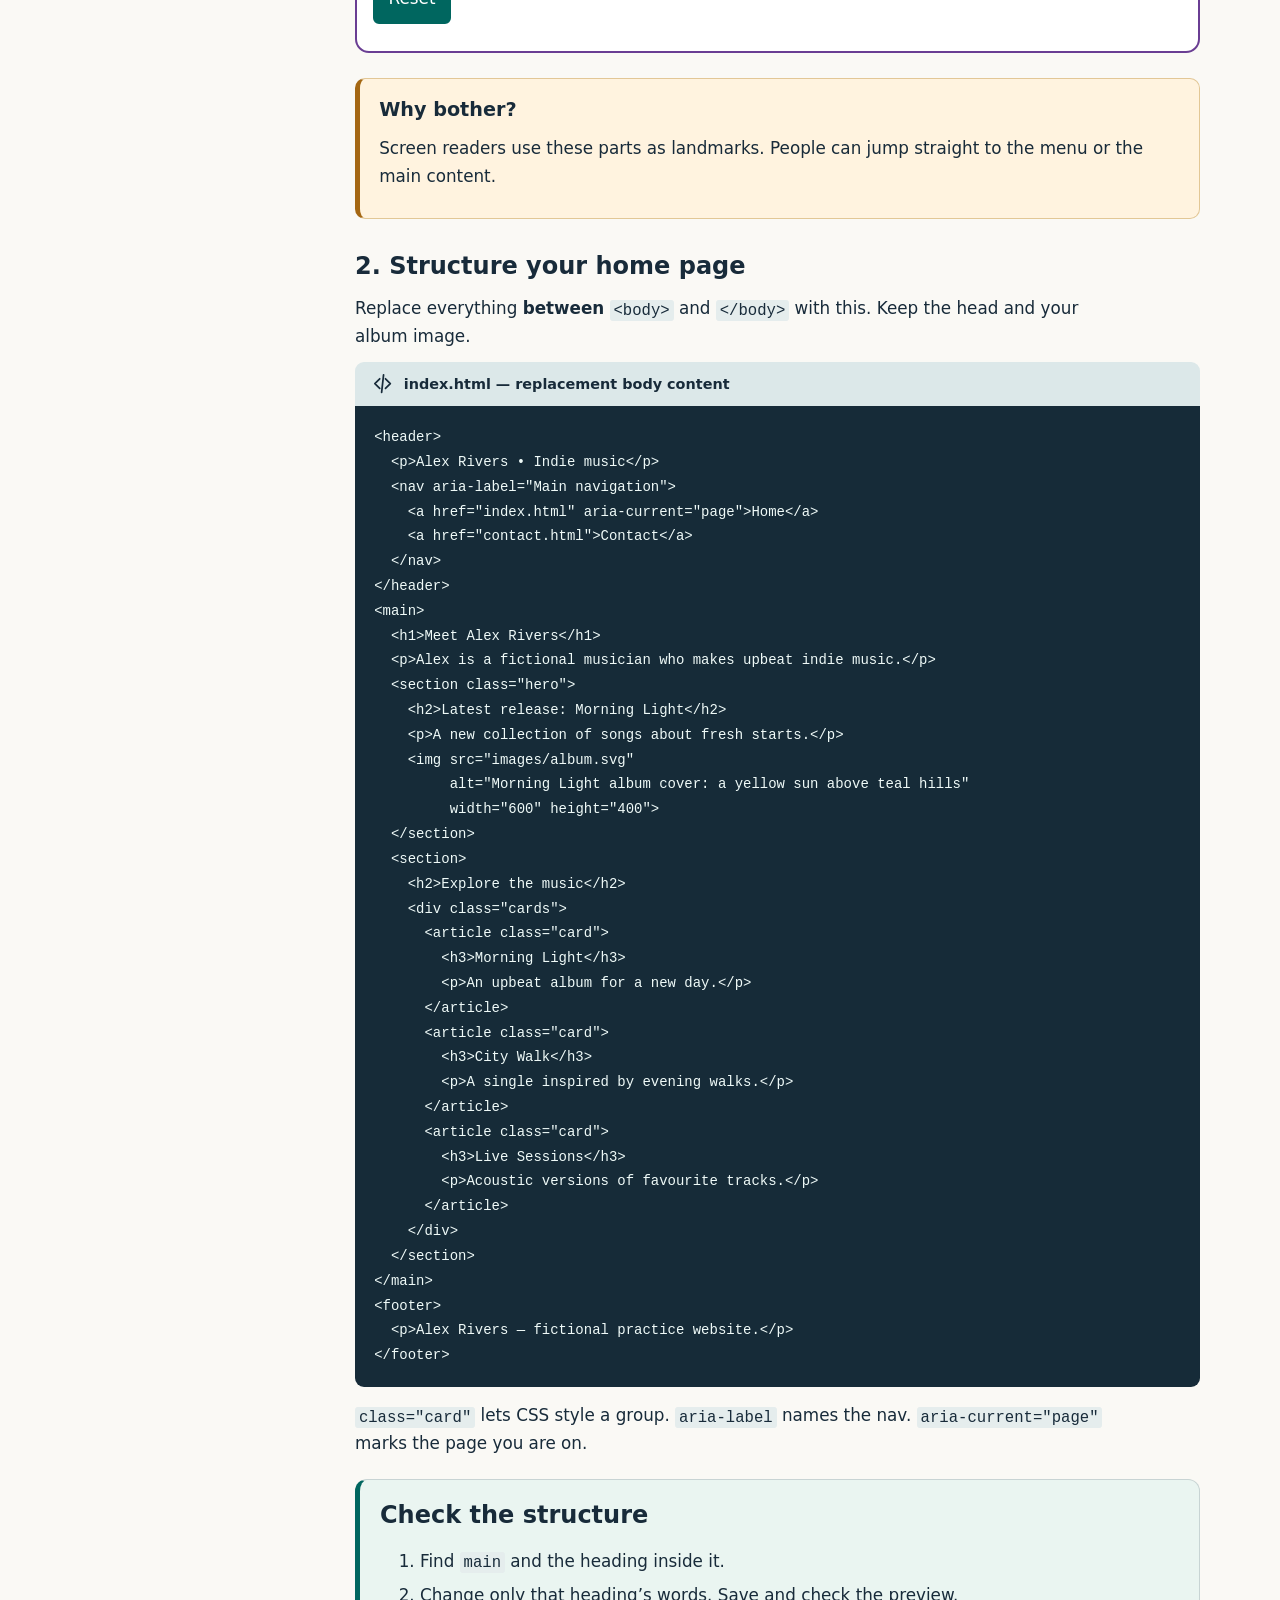
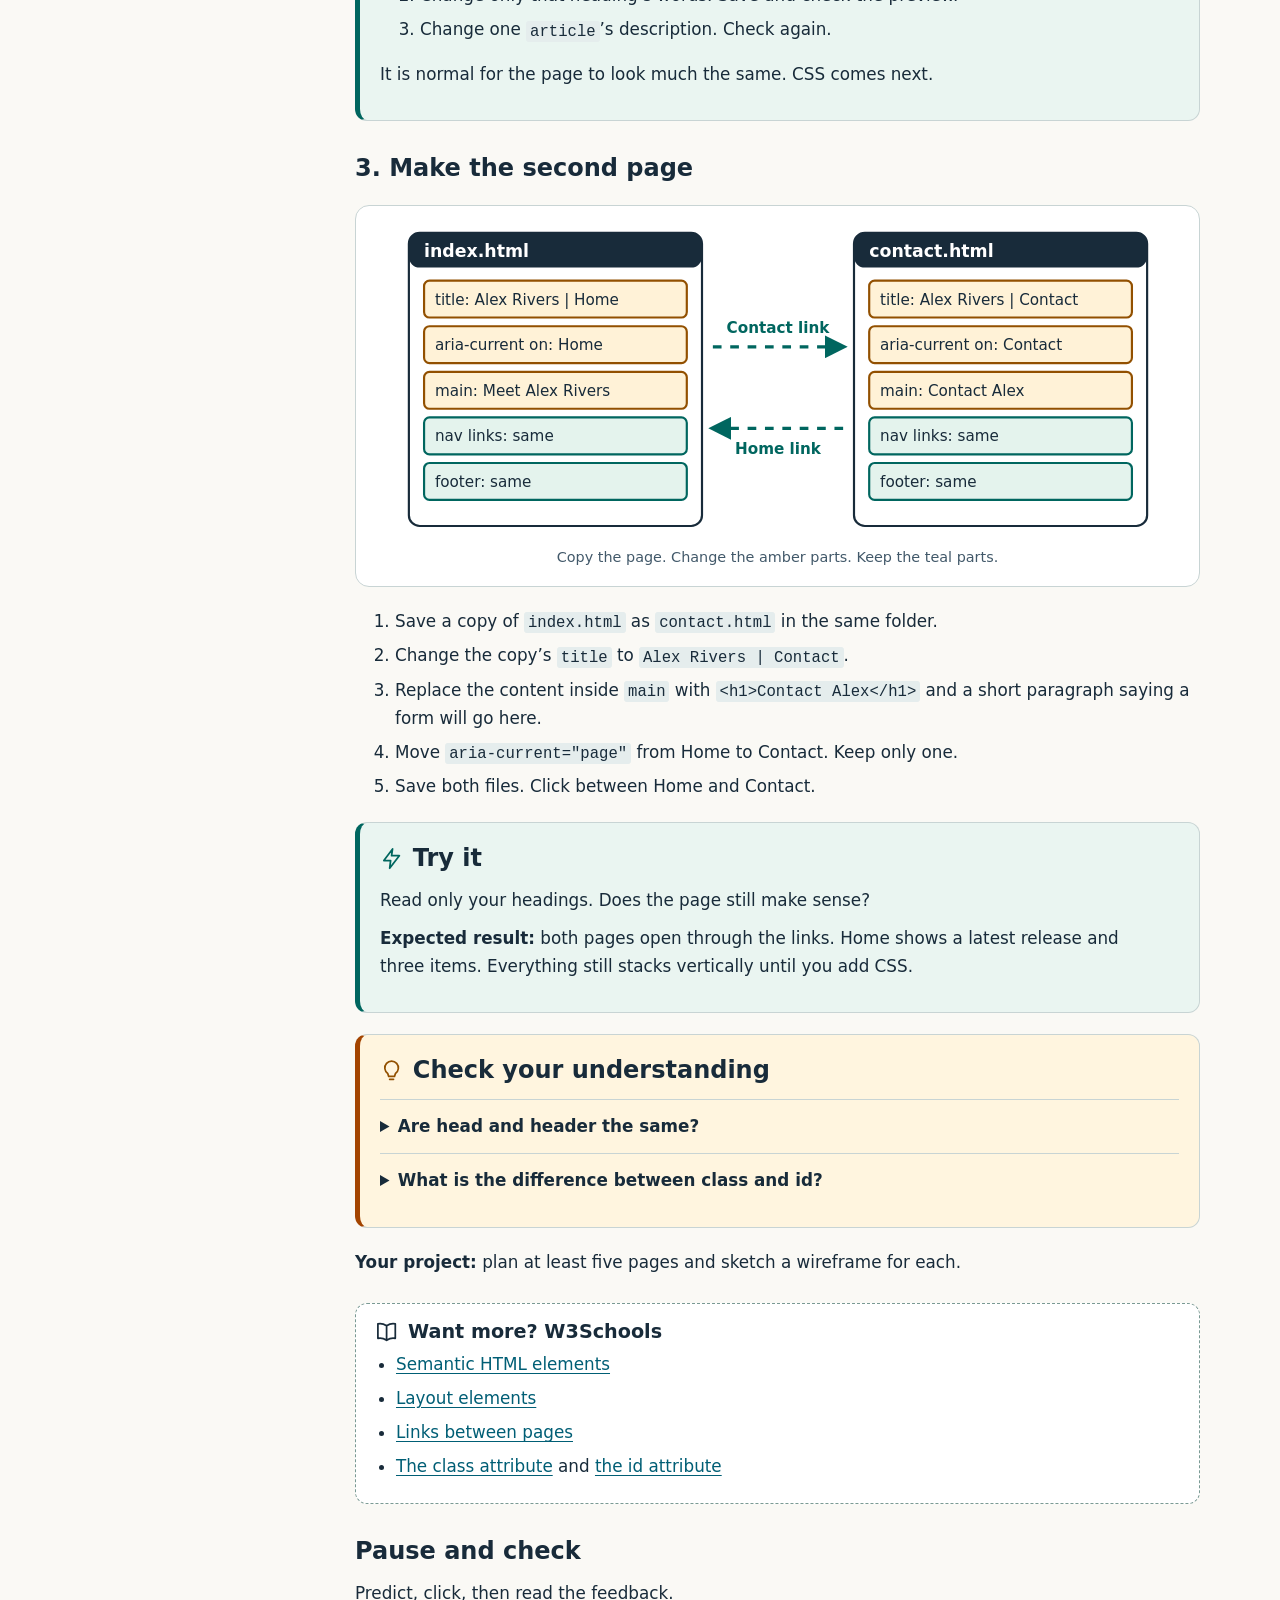
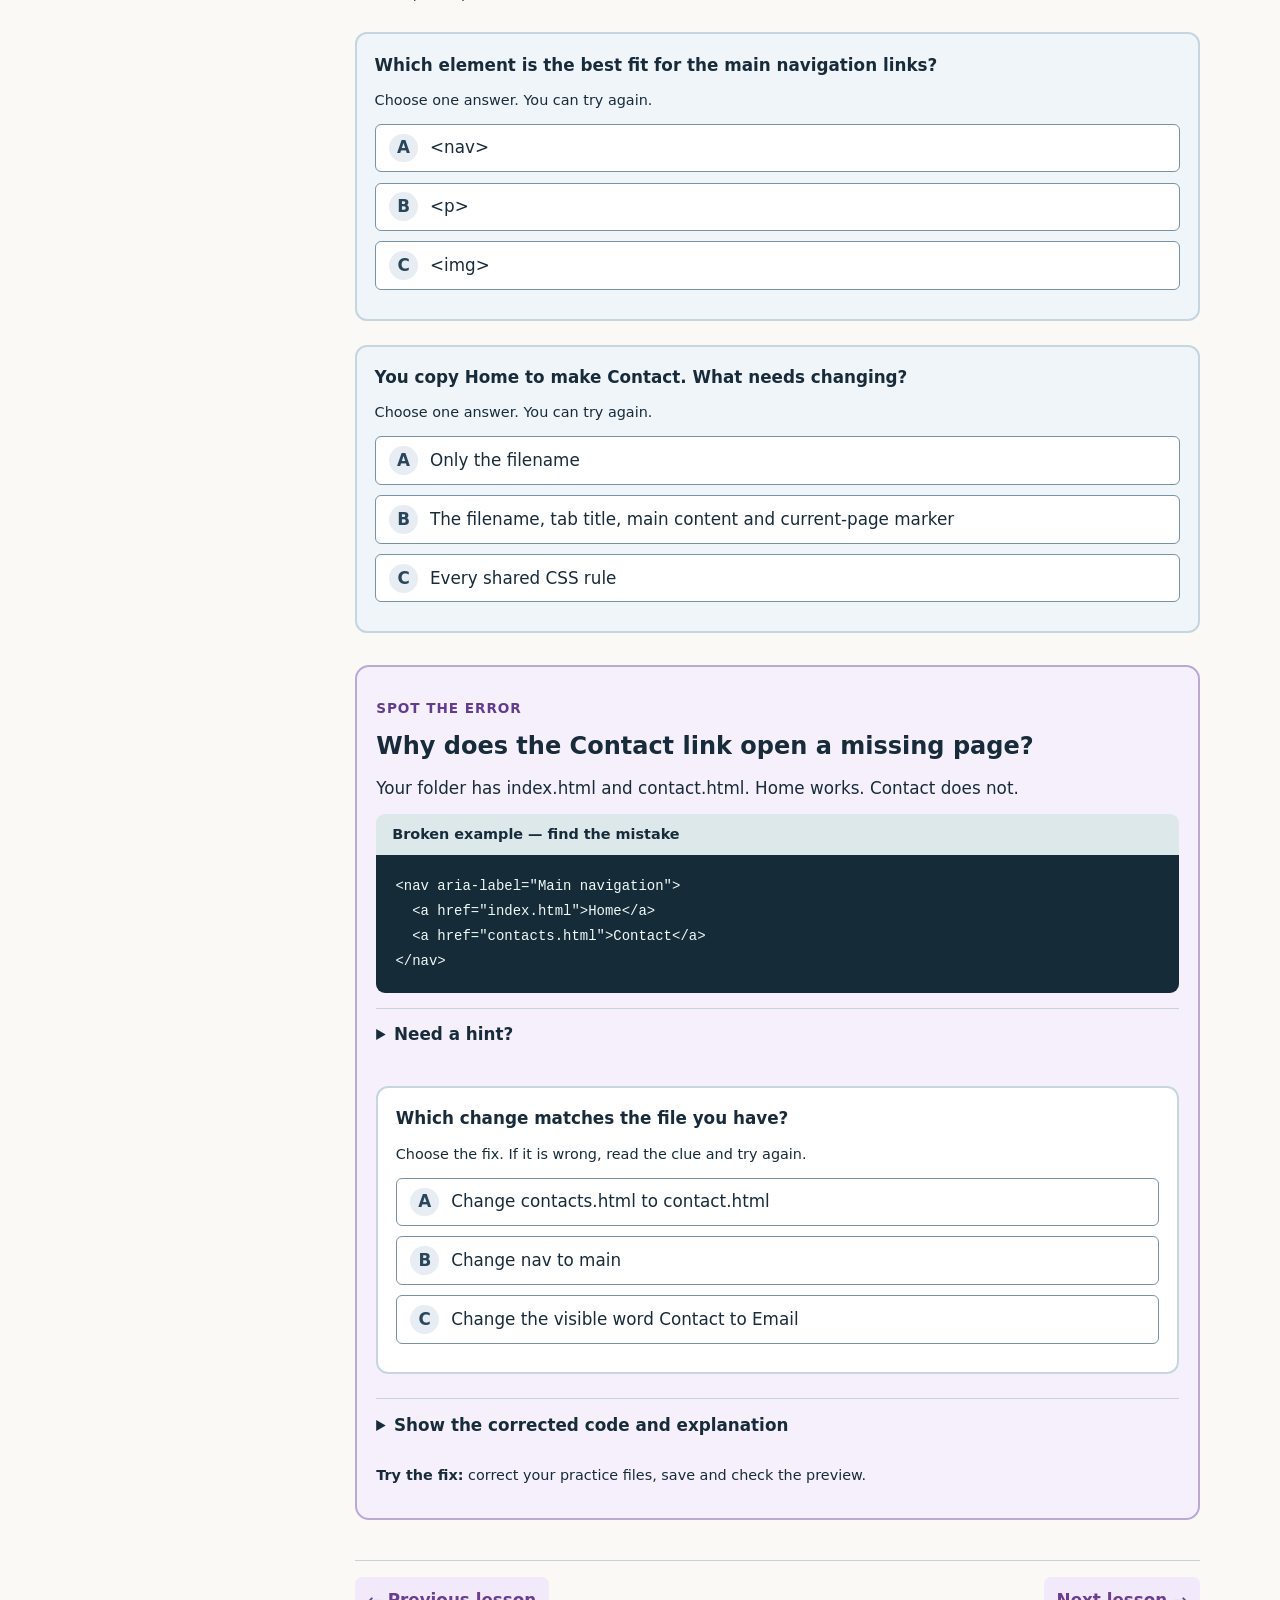
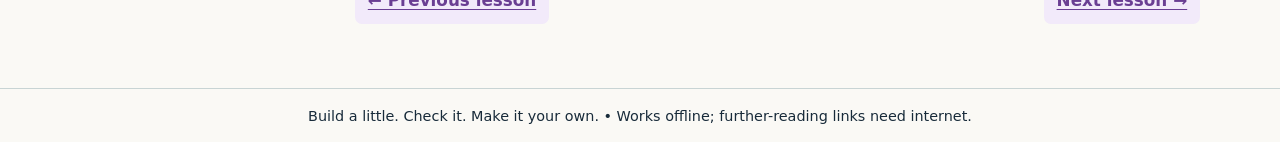
<file: 03-semantic-pages.html>
<!doctype html>
<html lang="en-GB"><head><meta charset="utf-8"><meta name="viewport" content="width=device-width, initial-scale=1"><title>Pages with meaning | Web project workshop</title><link rel="stylesheet" href="tutorial.css"><script src="tutorial.js" defer></script></head>
<body data-step="3"><a class="skip" href="#main">Skip to lesson</a><header class="site-header"><a href="project_tutorial.html">Web project workshop</a><p>Level 2 • HTML &amp; CSS essentials</p></header><div class="shell"><nav class="lesson-nav" aria-label="Tutorial lessons"><a href="project_tutorial.html">Start here</a><details class="lesson-menu" open><summary>Browse the seven lessons</summary><ol><li><a href="01-first-page.html">Your first HTML page</a></li><li><a href="02-elements-attributes.html">Elements and attributes</a></li><li><a href="03-semantic-pages.html" aria-current="page">Pages with meaning</a></li><li><a href="04-css-basics.html">Style with CSS</a></li><li><a href="05-responsive-layout.html">Responsive layouts</a></li><li><a href="06-forms.html">Forms and validation</a></li><li><a href="07-testing-publishing.html">Test and publish</a></li></ol><p><a href="example/index.html">View the reference site</a></p></details></nav><main id="main"><div class="lesson-badge"><svg class="icon" viewBox="0 0 24 24" fill="none" stroke="currentColor" stroke-width="1.8" stroke-linecap="round" stroke-linejoin="round" aria-hidden="true"><rect x="3" y="3" width="18" height="18" rx="2"/><path d="M3 8h18M9 8v13"/></svg><span>Step 3 of 7</span><span class="badge-topic">Structure</span></div><h1>Pages with meaning</h1><p class="intro">Semantic HTML uses elements whose names describe their purpose. It gives your page a clear structure for people and software.</p><section class="recap"><p><strong>Semantic</strong> means “about meaning”. A <code>nav</code> says “these are menu links”. A <code>div</code> says nothing.</p></section>

<h2>1. Name the parts of a page</h2>
<figure class="fig"><svg class="wide" viewBox="0 0 700 380" role="img" aria-labelledby="fig3a-title"><title id="fig3a-title">Wireframe of a page. A header holds a nav. A main area holds an h1, a hero section and a section with three articles. A footer closes the page. A key on the right explains each tag.</title>
<rect x="10" y="5" width="350" height="370" rx="10" fill="#fff" stroke="#182b3a" stroke-width="2"/>
<rect x="20" y="15" width="330" height="55" rx="6" fill="#f2eafa" stroke="#6a3e93" stroke-width="2"/><text x="30" y="38" font-size="14" font-weight="700" fill="#6a3e93">&lt;header&gt;</text>
<rect x="200" y="28" width="140" height="34" rx="4" fill="#fff" stroke="#6a3e93" stroke-width="2"/><text x="270" y="50" font-size="14" font-weight="700" fill="#6a3e93" text-anchor="middle">&lt;nav&gt;</text>
<rect x="20" y="80" width="330" height="222" rx="6" fill="#e4f3ed" stroke="#00665f" stroke-width="2"/><text x="30" y="100" font-size="14" font-weight="700" fill="#00665f">&lt;main&gt;</text>
<rect x="30" y="108" width="120" height="28" rx="4" fill="#fbe9ee" stroke="#91475d" stroke-width="2"/><text x="90" y="127" font-size="14" font-weight="700" fill="#91475d" text-anchor="middle">&lt;h1&gt;</text>
<rect x="30" y="144" width="310" height="34" rx="4" fill="#fff2d7" stroke="#925000" stroke-width="2"/><text x="40" y="166" font-size="14" font-weight="700" fill="#925000">&lt;section&gt;</text>
<rect x="30" y="186" width="310" height="108" rx="4" fill="#fff2d7" stroke="#925000" stroke-width="2"/><text x="40" y="206" font-size="14" font-weight="700" fill="#925000">&lt;section&gt;</text>
<rect x="40" y="216" width="88" height="68" rx="4" fill="#fff" stroke="#925000" stroke-width="2"/><text x="84" y="255" font-size="14" font-weight="700" fill="#925000" text-anchor="middle">&lt;article&gt;</text>
<rect x="136" y="216" width="88" height="68" rx="4" fill="#fff" stroke="#925000" stroke-width="2"/><text x="180" y="255" font-size="14" font-weight="700" fill="#925000" text-anchor="middle">&lt;article&gt;</text>
<rect x="232" y="216" width="88" height="68" rx="4" fill="#fff" stroke="#925000" stroke-width="2"/><text x="276" y="255" font-size="14" font-weight="700" fill="#925000" text-anchor="middle">&lt;article&gt;</text>
<rect x="20" y="312" width="330" height="50" rx="6" fill="#dce8ff" stroke="#3150a1" stroke-width="2"/><text x="30" y="342" font-size="14" font-weight="700" fill="#3150a1">&lt;footer&gt;</text>
<rect x="385" y="12" width="16" height="16" rx="3" fill="#f2eafa" stroke="#6a3e93" stroke-width="2"/><text x="410" y="26" font-size="16" font-weight="700" fill="#6a3e93">header</text><text x="410" y="46" font-size="14" fill="#182b3a">Intro area: name or logo</text>
<rect x="385" y="62" width="16" height="16" rx="3" fill="#fff" stroke="#6a3e93" stroke-width="2"/><text x="410" y="76" font-size="16" font-weight="700" fill="#6a3e93">nav</text><text x="410" y="96" font-size="14" fill="#182b3a">A group of menu links</text>
<rect x="385" y="112" width="16" height="16" rx="3" fill="#e4f3ed" stroke="#00665f" stroke-width="2"/><text x="410" y="126" font-size="16" font-weight="700" fill="#00665f">main</text><text x="410" y="146" font-size="14" fill="#182b3a">The main content (one per page)</text>
<rect x="385" y="162" width="16" height="16" rx="3" fill="#fbe9ee" stroke="#91475d" stroke-width="2"/><text x="410" y="176" font-size="16" font-weight="700" fill="#91475d">h1</text><text x="410" y="196" font-size="14" fill="#182b3a">The page title (one per page)</text>
<rect x="385" y="212" width="16" height="16" rx="3" fill="#fff2d7" stroke="#925000" stroke-width="2"/><text x="410" y="226" font-size="16" font-weight="700" fill="#925000">section</text><text x="410" y="246" font-size="14" fill="#182b3a">A topic with its own heading</text>
<rect x="385" y="262" width="16" height="16" rx="3" fill="#fff" stroke="#925000" stroke-width="2"/><text x="410" y="276" font-size="16" font-weight="700" fill="#925000">article</text><text x="410" y="296" font-size="14" fill="#182b3a">A stand-alone item, like a news story</text>
<rect x="385" y="312" width="16" height="16" rx="3" fill="#dce8ff" stroke="#3150a1" stroke-width="2"/><text x="410" y="326" font-size="16" font-weight="700" fill="#3150a1">footer</text><text x="410" y="346" font-size="14" fill="#182b3a">Closing info, such as contact details</text>
</svg>
<svg class="narrow" viewBox="0 0 360 475" role="img" aria-labelledby="fig3a-title-n"><title id="fig3a-title-n">Wireframe of a page, top to bottom. A header holds a nav. A main area holds an h1, a hero section and a section with two articles. A footer closes the page.</title>
<rect x="5" y="5" width="350" height="92" rx="6" fill="#f2eafa" stroke="#6a3e93" stroke-width="2"/><text x="15" y="28" font-size="16" font-weight="700" fill="#6a3e93">&lt;header&gt; intro area</text>
<rect x="15" y="40" width="330" height="46" rx="4" fill="#fff" stroke="#6a3e93" stroke-width="2"/><text x="25" y="69" font-size="14" font-weight="700" fill="#6a3e93">&lt;nav&gt; menu links</text>
<rect x="5" y="107" width="350" height="290" rx="6" fill="#e4f3ed" stroke="#00665f" stroke-width="2"/><text x="15" y="130" font-size="16" font-weight="700" fill="#00665f">&lt;main&gt; main content</text>
<rect x="15" y="142" width="330" height="36" rx="4" fill="#fbe9ee" stroke="#91475d" stroke-width="2"/><text x="25" y="166" font-size="14" font-weight="700" fill="#91475d">&lt;h1&gt; page title</text>
<rect x="15" y="188" width="330" height="40" rx="4" fill="#fff2d7" stroke="#925000" stroke-width="2"/><text x="25" y="214" font-size="14" font-weight="700" fill="#925000">&lt;section&gt; a topic</text>
<rect x="15" y="238" width="330" height="150" rx="4" fill="#fff2d7" stroke="#925000" stroke-width="2"/><text x="25" y="260" font-size="14" font-weight="700" fill="#925000">&lt;section&gt; a topic</text>
<rect x="25" y="270" width="310" height="46" rx="4" fill="#fff" stroke="#925000" stroke-width="2"/><text x="35" y="298" font-size="14" font-weight="700" fill="#925000">&lt;article&gt; stand-alone item</text>
<rect x="25" y="326" width="310" height="46" rx="4" fill="#fff" stroke="#925000" stroke-width="2"/><text x="35" y="354" font-size="14" font-weight="700" fill="#925000">&lt;article&gt; stand-alone item</text>
<rect x="5" y="407" width="350" height="56" rx="6" fill="#dce8ff" stroke="#3150a1" stroke-width="2"/><text x="15" y="440" font-size="16" font-weight="700" fill="#3150a1">&lt;footer&gt; closing info</text>
</svg><figcaption>Each region has a tag that names its job. Use <code>div</code> only when no tag fits.</figcaption></figure>

<section class="live" data-live data-css="h1{font-size:1.2rem;margin:2px 0}h2{font-size:1rem;margin:2px 0}p{margin:4px 0}header,nav,main,section,article,footer{display:block;position:relative;margin:4px 0;padding:20px 6px 6px;border:2px dashed #6a3e93;background:#f2eafa}header::before,nav::before,main::before,section::before,article::before,footer::before{position:absolute;top:3px;left:6px;font:700 13px ui-monospace,monospace;color:#6a3e93}header::before{content:'&lt;header&gt;'}nav::before{content:'&lt;nav&gt;'}main::before{content:'&lt;main&gt;'}section::before{content:'&lt;section&gt;'}article::before{content:'&lt;article&gt;'}footer::before{content:'&lt;footer&gt;'}"><h3>Try it: see the tags</h3><div class="live-grid"><div><p class="live-label">Edit the code</p><textarea rows="14" spellcheck="false" aria-label="Code you can edit">&lt;header&gt;
  &lt;nav&gt;Home | Contact&lt;/nav&gt;
&lt;/header&gt;
&lt;main&gt;
  &lt;h1&gt;Meet Alex Rivers&lt;/h1&gt;
  &lt;section&gt;
    &lt;h2&gt;Explore the music&lt;/h2&gt;
    &lt;article&gt;Morning Light&lt;/article&gt;
    &lt;article&gt;City Walk&lt;/article&gt;
  &lt;/section&gt;
&lt;/main&gt;
&lt;footer&gt;Alex Rivers&lt;/footer&gt;</textarea></div><div><p class="live-label">Result</p><iframe title="Live result" sandbox></iframe></div></div><p>Change one <code>article</code> to a <code>div</code> (both tags). Its label disappears: a <code>div</code> has no meaning.</p><p><button type="button" data-reset>Reset</button></p></section>

<aside class="why-panel"><h2>Why bother?</h2><p>Screen readers use these parts as landmarks. People can jump straight to the menu or the main content.</p></aside>

<h2>2. Structure your home page</h2>
<p>Replace everything <strong>between</strong> <code>&lt;body&gt;</code> and <code>&lt;/body&gt;</code> with this. Keep the head and your album image.</p><p class="code-title"><svg class="icon" viewBox="0 0 24 24" fill="none" stroke="currentColor" stroke-width="1.8" stroke-linecap="round" stroke-linejoin="round" aria-hidden="true"><path d="m9 7-5 5 5 5m6-10 5 5-5 5m-2-14-2 18"/></svg>index.html — replacement body content</p><pre tabindex="0" aria-label="index.html — replacement body content"><code>&lt;header&gt;
  &lt;p&gt;Alex Rivers • Indie music&lt;/p&gt;
  &lt;nav aria-label=&quot;Main navigation&quot;&gt;
    &lt;a href=&quot;index.html&quot; aria-current=&quot;page&quot;&gt;Home&lt;/a&gt;
    &lt;a href=&quot;contact.html&quot;&gt;Contact&lt;/a&gt;
  &lt;/nav&gt;
&lt;/header&gt;
&lt;main&gt;
  &lt;h1&gt;Meet Alex Rivers&lt;/h1&gt;
  &lt;p&gt;Alex is a fictional musician who makes upbeat indie music.&lt;/p&gt;
  &lt;section class=&quot;hero&quot;&gt;
    &lt;h2&gt;Latest release: Morning Light&lt;/h2&gt;
    &lt;p&gt;A new collection of songs about fresh starts.&lt;/p&gt;
    &lt;img src=&quot;images/album.svg&quot;
         alt=&quot;Morning Light album cover: a yellow sun above teal hills&quot;
         width=&quot;600&quot; height=&quot;400&quot;&gt;
  &lt;/section&gt;
  &lt;section&gt;
    &lt;h2&gt;Explore the music&lt;/h2&gt;
    &lt;div class=&quot;cards&quot;&gt;
      &lt;article class=&quot;card&quot;&gt;
        &lt;h3&gt;Morning Light&lt;/h3&gt;
        &lt;p&gt;An upbeat album for a new day.&lt;/p&gt;
      &lt;/article&gt;
      &lt;article class=&quot;card&quot;&gt;
        &lt;h3&gt;City Walk&lt;/h3&gt;
        &lt;p&gt;A single inspired by evening walks.&lt;/p&gt;
      &lt;/article&gt;
      &lt;article class=&quot;card&quot;&gt;
        &lt;h3&gt;Live Sessions&lt;/h3&gt;
        &lt;p&gt;Acoustic versions of favourite tracks.&lt;/p&gt;
      &lt;/article&gt;
    &lt;/div&gt;
  &lt;/section&gt;
&lt;/main&gt;
&lt;footer&gt;
  &lt;p&gt;Alex Rivers — fictional practice website.&lt;/p&gt;
&lt;/footer&gt;</code></pre><p><code>class="card"</code> lets CSS style a group. <code>aria-label</code> names the nav. <code>aria-current="page"</code> marks the page you are on.</p>
<div class="task"><h2>Check the structure</h2><ol><li>Find <code>main</code> and the heading inside it.</li><li>Change only that heading’s words. Save and check the preview.</li><li>Change one <code>article</code>’s description. Check again.</li></ol><p>It is normal for the page to look much the same. CSS comes next.</p></div>

<h2>3. Make the second page</h2>
<figure class="fig"><svg class="wide" viewBox="0 0 700 290" role="img" aria-labelledby="fig3b-title"><title id="fig3b-title">Two page boxes, index.html and contact.html, joined by arrows labelled Contact link and Home link. In each box the title, the aria-current link and the main content are amber because they change. The nav links and footer are teal because they stay the same.</title>
<defs><marker id="arrow3" viewBox="0 0 10 10" refX="8" refY="5" markerWidth="7" markerHeight="7" orient="auto-start-reverse"><path d="M0 0 10 5 0 10z" fill="#00665f"/></marker></defs>
<rect x="10" y="10" width="270" height="270" rx="10" fill="#fff" stroke="#182b3a" stroke-width="2"/><rect x="10" y="10" width="270" height="32" rx="10" fill="#182b3a"/><text x="24" y="32" font-size="16" font-weight="700" fill="#fff">index.html</text>
<rect x="24" y="54" width="242" height="34" rx="5" fill="#fff2d7" stroke="#925000" stroke-width="2"/><text x="34" y="76" font-size="14" fill="#182b3a">title: Alex Rivers | Home</text>
<rect x="24" y="96" width="242" height="34" rx="5" fill="#fff2d7" stroke="#925000" stroke-width="2"/><text x="34" y="118" font-size="14" fill="#182b3a">aria-current on: Home</text>
<rect x="24" y="138" width="242" height="34" rx="5" fill="#fff2d7" stroke="#925000" stroke-width="2"/><text x="34" y="160" font-size="14" fill="#182b3a">main: Meet Alex Rivers</text>
<rect x="24" y="180" width="242" height="34" rx="5" fill="#e4f3ed" stroke="#00665f" stroke-width="2"/><text x="34" y="202" font-size="14" fill="#182b3a">nav links: same</text>
<rect x="24" y="222" width="242" height="34" rx="5" fill="#e4f3ed" stroke="#00665f" stroke-width="2"/><text x="34" y="244" font-size="14" fill="#182b3a">footer: same</text>
<rect x="420" y="10" width="270" height="270" rx="10" fill="#fff" stroke="#182b3a" stroke-width="2"/><rect x="420" y="10" width="270" height="32" rx="10" fill="#182b3a"/><text x="434" y="32" font-size="16" font-weight="700" fill="#fff">contact.html</text>
<rect x="434" y="54" width="242" height="34" rx="5" fill="#fff2d7" stroke="#925000" stroke-width="2"/><text x="444" y="76" font-size="14" fill="#182b3a">title: Alex Rivers | Contact</text>
<rect x="434" y="96" width="242" height="34" rx="5" fill="#fff2d7" stroke="#925000" stroke-width="2"/><text x="444" y="118" font-size="14" fill="#182b3a">aria-current on: Contact</text>
<rect x="434" y="138" width="242" height="34" rx="5" fill="#fff2d7" stroke="#925000" stroke-width="2"/><text x="444" y="160" font-size="14" fill="#182b3a">main: Contact Alex</text>
<rect x="434" y="180" width="242" height="34" rx="5" fill="#e4f3ed" stroke="#00665f" stroke-width="2"/><text x="444" y="202" font-size="14" fill="#182b3a">nav links: same</text>
<rect x="434" y="222" width="242" height="34" rx="5" fill="#e4f3ed" stroke="#00665f" stroke-width="2"/><text x="444" y="244" font-size="14" fill="#182b3a">footer: same</text>
<line class="axis-anim" x1="290" y1="115" x2="410" y2="115" stroke="#00665f" stroke-width="3" marker-end="url(#arrow3)"/><text x="350" y="102" font-size="14" font-weight="700" fill="#00665f" text-anchor="middle">Contact link</text>
<line class="axis-anim" x1="410" y1="190" x2="290" y2="190" stroke="#00665f" stroke-width="3" marker-end="url(#arrow3)"/><text x="350" y="214" font-size="14" font-weight="700" fill="#00665f" text-anchor="middle">Home link</text>
</svg>
<svg class="narrow" viewBox="0 0 360 440" role="img" aria-labelledby="fig3b-title-n"><title id="fig3b-title-n">Two page boxes stacked, index.html above contact.html, joined by arrows labelled Contact link (down) and Home link (up). In each box the title, the aria-current link and the main content are amber because they change. The nav links and footer are teal because they stay the same.</title>
<defs><marker id="arrow3n" viewBox="0 0 10 10" refX="8" refY="5" markerWidth="7" markerHeight="7" orient="auto-start-reverse"><path d="M0 0 10 5 0 10z" fill="#00665f"/></marker></defs>
<rect x="10" y="5" width="340" height="180" rx="10" fill="#fff" stroke="#182b3a" stroke-width="2"/><rect x="10" y="5" width="340" height="30" rx="10" fill="#182b3a"/><text x="22" y="26" font-size="16" font-weight="700" fill="#fff">index.html</text>
<rect x="22" y="44" width="316" height="28" rx="5" fill="#fff2d7" stroke="#925000" stroke-width="2"/><text x="30" y="63" font-size="14" fill="#182b3a">title: Alex Rivers | Home</text>
<rect x="22" y="78" width="316" height="28" rx="5" fill="#fff2d7" stroke="#925000" stroke-width="2"/><text x="30" y="97" font-size="14" fill="#182b3a">aria-current on: Home</text>
<rect x="22" y="112" width="316" height="28" rx="5" fill="#fff2d7" stroke="#925000" stroke-width="2"/><text x="30" y="131" font-size="14" fill="#182b3a">main: Meet Alex Rivers</text>
<rect x="22" y="146" width="316" height="28" rx="5" fill="#e4f3ed" stroke="#00665f" stroke-width="2"/><text x="30" y="165" font-size="14" fill="#182b3a">nav links and footer: same</text>
<line class="axis-anim" x1="90" y1="192" x2="90" y2="243" stroke="#00665f" stroke-width="3" marker-end="url(#arrow3n)"/><text x="102" y="223" font-size="14" font-weight="700" fill="#00665f">Contact link</text>
<line class="axis-anim" x1="250" y1="243" x2="250" y2="192" stroke="#00665f" stroke-width="3" marker-end="url(#arrow3n)"/><text x="262" y="223" font-size="14" font-weight="700" fill="#00665f">Home link</text>
<rect x="10" y="250" width="340" height="180" rx="10" fill="#fff" stroke="#182b3a" stroke-width="2"/><rect x="10" y="250" width="340" height="30" rx="10" fill="#182b3a"/><text x="22" y="271" font-size="16" font-weight="700" fill="#fff">contact.html</text>
<rect x="22" y="289" width="316" height="28" rx="5" fill="#fff2d7" stroke="#925000" stroke-width="2"/><text x="30" y="308" font-size="14" fill="#182b3a">title: Alex Rivers | Contact</text>
<rect x="22" y="323" width="316" height="28" rx="5" fill="#fff2d7" stroke="#925000" stroke-width="2"/><text x="30" y="342" font-size="14" fill="#182b3a">aria-current on: Contact</text>
<rect x="22" y="357" width="316" height="28" rx="5" fill="#fff2d7" stroke="#925000" stroke-width="2"/><text x="30" y="376" font-size="14" fill="#182b3a">main: Contact Alex</text>
<rect x="22" y="391" width="316" height="28" rx="5" fill="#e4f3ed" stroke="#00665f" stroke-width="2"/><text x="30" y="410" font-size="14" fill="#182b3a">nav links and footer: same</text>
</svg><figcaption>Copy the page. Change the amber parts. Keep the teal parts.</figcaption></figure>
<ol><li>Save a copy of <code>index.html</code> as <code>contact.html</code> in the same folder.</li><li>Change the copy’s <code>title</code> to <code>Alex Rivers | Contact</code>.</li><li>Replace the content inside <code>main</code> with <code>&lt;h1&gt;Contact Alex&lt;/h1&gt;</code> and a short paragraph saying a form will go here.</li><li>Move <code>aria-current="page"</code> from Home to Contact. Keep only one.</li><li>Save both files. Click between Home and Contact.</li></ol>
<section class="task"><h2><svg class="icon" viewBox="0 0 24 24" fill="none" stroke="currentColor" stroke-width="1.8" stroke-linecap="round" stroke-linejoin="round" aria-hidden="true"><path d="m13 2-9 12h7l-1 8 10-13h-8Z"/></svg>Try it</h2><p>Read only your headings. Does the page still make sense?</p><p><strong>Expected result:</strong> both pages open through the links. Home shows a latest release and three items. Everything still stacks vertically until you add CSS.</p></section>
<section class="check"><h2><svg class="icon" viewBox="0 0 24 24" fill="none" stroke="currentColor" stroke-width="1.8" stroke-linecap="round" stroke-linejoin="round" aria-hidden="true"><path d="M9 18h6m-5 3h4M8 15a7 7 0 1 1 8 0l-1 3H9Z"/></svg>Check your understanding</h2><details><summary>Are head and header the same?</summary><p>No. <code>head</code> holds page information such as the tab title. <code>header</code> is visible intro content in the body.</p></details><details><summary>What is the difference between class and id?</summary><p>A class can be used many times. An <code>id</code> is used once per page.</p></details></section>
<p><strong>Your project:</strong> plan at least five pages and sketch a wireframe for each.</p>
<aside class="more"><h2><svg class="icon" viewBox="0 0 24 24" fill="none" stroke="currentColor" stroke-width="1.8" stroke-linecap="round" stroke-linejoin="round" aria-hidden="true"><path d="M12 6v15M3 4c4-1 6 0 9 2 3-2 5-3 9-2v15c-4-1-6 0-9 2-3-2-5-3-9-2Z"/></svg>Want more? W3Schools</h2><ul><li><a href="https://www.w3schools.com/html/html5_semantic_elements.asp">Semantic HTML elements</a></li><li><a href="https://www.w3schools.com/html/html_layout.asp">Layout elements</a></li><li><a href="https://www.w3schools.com/html/html_links.asp">Links between pages</a></li><li><a href="https://www.w3schools.com/html/html_classes.asp">The class attribute</a> and <a href="https://www.w3schools.com/html/html_id.asp">the id attribute</a></li></ul></aside>

<section class="understanding"><h2>Pause and check</h2><p>Predict, click, then read the feedback.</p><fieldset class="quiz" id="quiz-3-1"><legend>Which element is the best fit for the main navigation links?</legend><p class="small">Choose one answer. You can try again.</p><div class="quiz-options"><button type="button" class="quiz-option" aria-pressed="false" data-correct="true" data-feedback="Correct. nav marks a group of navigation links." disabled><span class="answer-letter">A</span><span>&lt;nav&gt;</span></button><button type="button" class="quiz-option" aria-pressed="false" data-correct="false" data-feedback="p is for text. nav gives the links a clearer job." disabled><span class="answer-letter">B</span><span>&lt;p&gt;</span></button><button type="button" class="quiz-option" aria-pressed="false" data-correct="false" data-feedback="img shows an image. The links belong in a navigation group." disabled><span class="answer-letter">C</span><span>&lt;img&gt;</span></button></div><p class="quiz-feedback" role="status" aria-live="polite" aria-atomic="true"></p><noscript><p>Clickable answers need JavaScript. Think of your answer, then open the explanation.</p><details><summary>Answer and explanation</summary><p>&lt;nav&gt;. It marks a group of navigation links.</p></details></noscript></fieldset><fieldset class="quiz" id="quiz-3-2"><legend>You copy Home to make Contact. What needs changing?</legend><p class="small">Choose one answer. You can try again.</p><div class="quiz-options"><button type="button" class="quiz-option" aria-pressed="false" data-correct="false" data-feedback="The copy also needs its own title and content." disabled><span class="answer-letter">A</span><span>Only the filename</span></button><button type="button" class="quiz-option" aria-pressed="false" data-correct="true" data-feedback="Correct. Keep the shared nav, but give the page its own title, content and current-page marker." disabled><span class="answer-letter">B</span><span>The filename, tab title, main content and current-page marker</span></button><button type="button" class="quiz-option" aria-pressed="false" data-correct="false" data-feedback="Pages usually share one stylesheet. Change the new page’s title and content." disabled><span class="answer-letter">C</span><span>Every shared CSS rule</span></button></div><p class="quiz-feedback" role="status" aria-live="polite" aria-atomic="true"></p><noscript><p>Clickable answers need JavaScript. Think of your answer, then open the explanation.</p><details><summary>Answer and explanation</summary><p>The filename, tab title, main content and current-page marker. Keep the shared nav.</p></details></noscript></fieldset></section>

<section class="debug-check" id="debug-3"><p class="kicker">Spot the error</p><h2>Why does the Contact link open a missing page?</h2><p>Your folder has index.html and contact.html. Home works. Contact does not.</p><p class="code-title">Broken example — find the mistake</p><pre tabindex="0" aria-label="Broken code to inspect"><code>&lt;nav aria-label=&quot;Main navigation&quot;&gt;
  &lt;a href=&quot;index.html&quot;&gt;Home&lt;/a&gt;
  &lt;a href=&quot;contacts.html&quot;&gt;Contact&lt;/a&gt;
&lt;/nav&gt;</code></pre><details><summary>Need a hint?</summary><p>Compare the link with the filename in VS Code’s Explorer, letter by letter.</p></details><fieldset class="quiz"><legend>Which change matches the file you have?</legend><p class="small">Choose the fix. If it is wrong, read the clue and try again.</p><div class="quiz-options"><button type="button" class="quiz-option" aria-pressed="false" data-correct="true" data-feedback="Correct. The href has an extra s. It must match the real filename." disabled><span class="answer-letter">A</span><span>Change contacts.html to contact.html</span></button><button type="button" class="quiz-option" aria-pressed="false" data-correct="false" data-feedback="nav suits these links. The filename is the problem." disabled><span class="answer-letter">B</span><span>Change nav to main</span></button><button type="button" class="quiz-option" aria-pressed="false" data-correct="false" data-feedback="The words describe the link. The href decides where it goes." disabled><span class="answer-letter">C</span><span>Change the visible word Contact to Email</span></button></div><p class="quiz-feedback" role="status" aria-live="polite" aria-atomic="true"></p><noscript><p>Clickable answers need JavaScript. Use the hint and open the worked fix below.</p></noscript></fieldset><details class="debug-solution"><summary>Show the corrected code and explanation</summary><pre tabindex="0" aria-label="Corrected code"><code>&lt;nav aria-label=&quot;Main navigation&quot;&gt;
  &lt;a href=&quot;index.html&quot;&gt;Home&lt;/a&gt;
  &lt;a href=&quot;contact.html&quot;&gt;Contact&lt;/a&gt;
&lt;/nav&gt;</code></pre><p>One wrong letter points to a different file. Click Contact, then Home, to test both ways.</p></details><p class="small"><strong>Try the fix:</strong> correct your practice files, save and check the preview.</p></section><nav class="pager" aria-label="Lesson navigation"><a href="02-elements-attributes.html">← Previous lesson</a><a href="04-css-basics.html">Next lesson →</a></nav></main></div><footer>Build a little. Check it. Make it your own. • Works offline; further-reading links need internet.</footer></body></html>
</file>
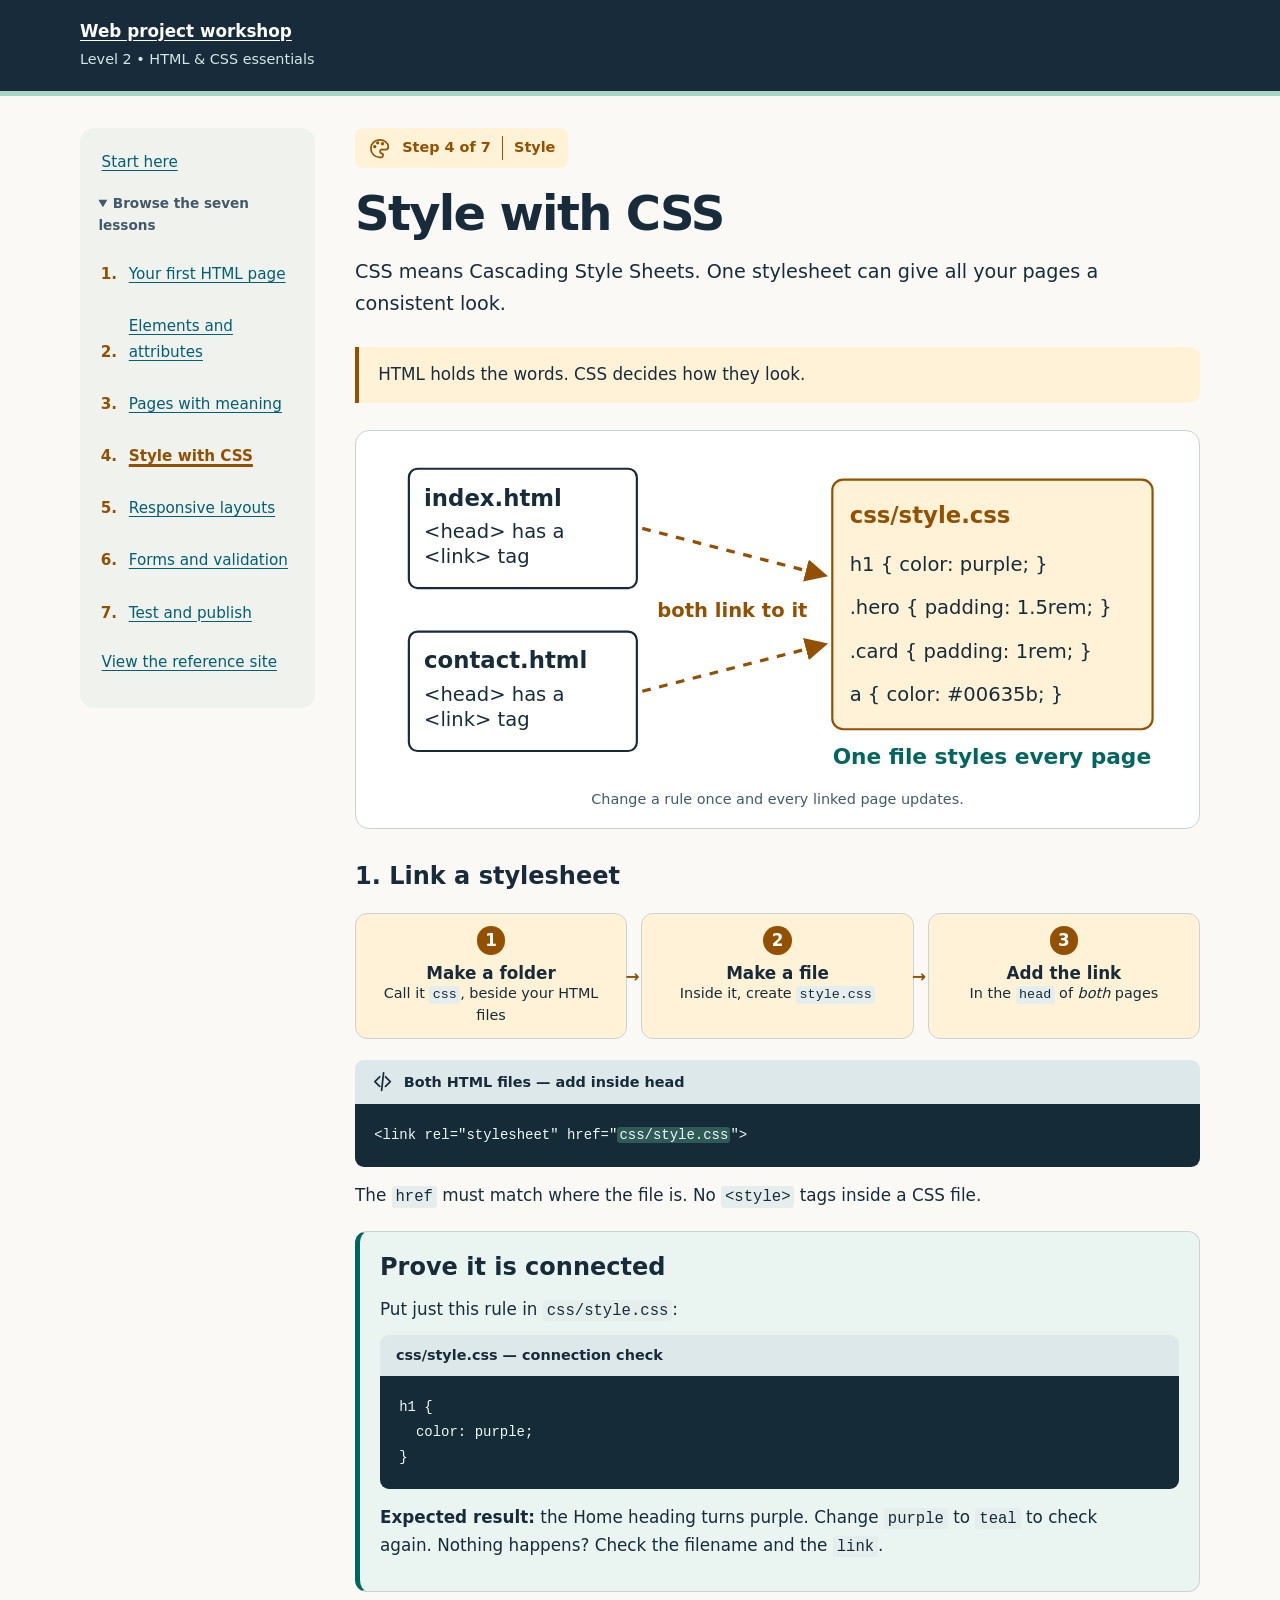
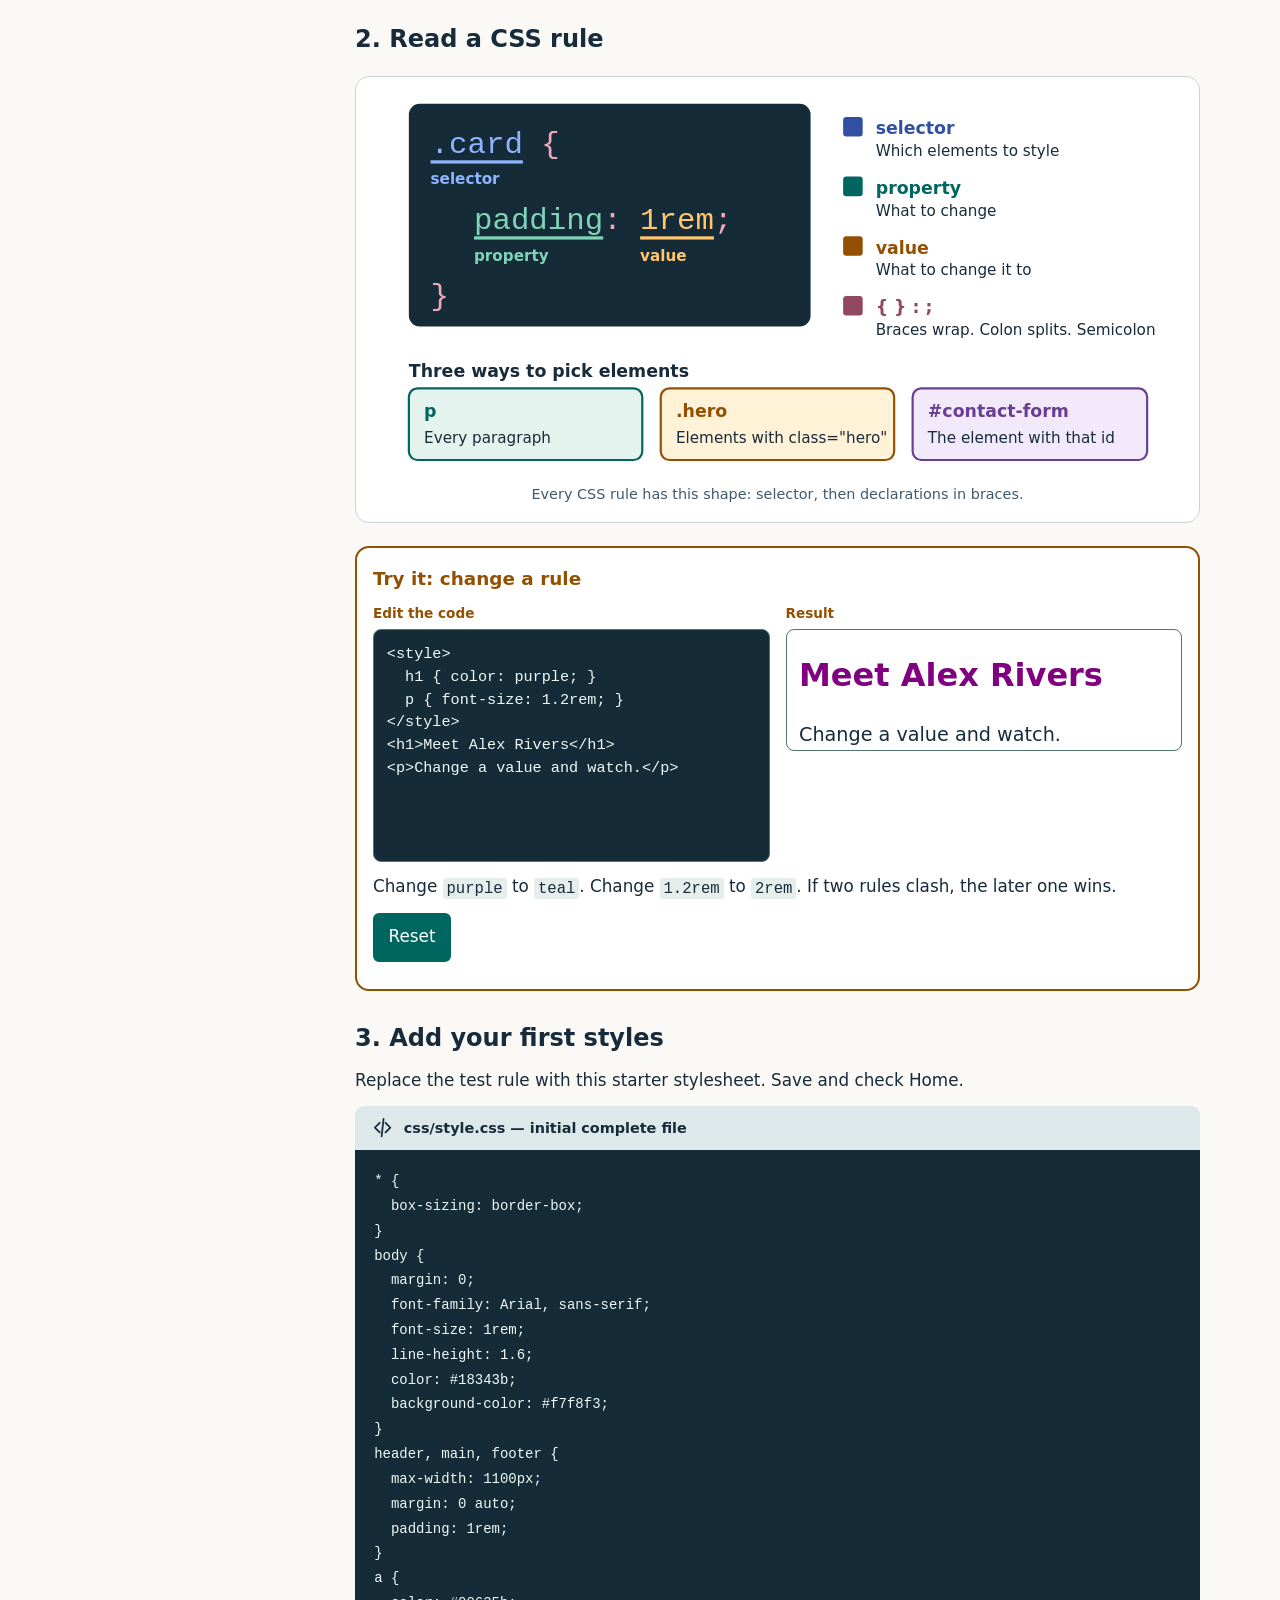
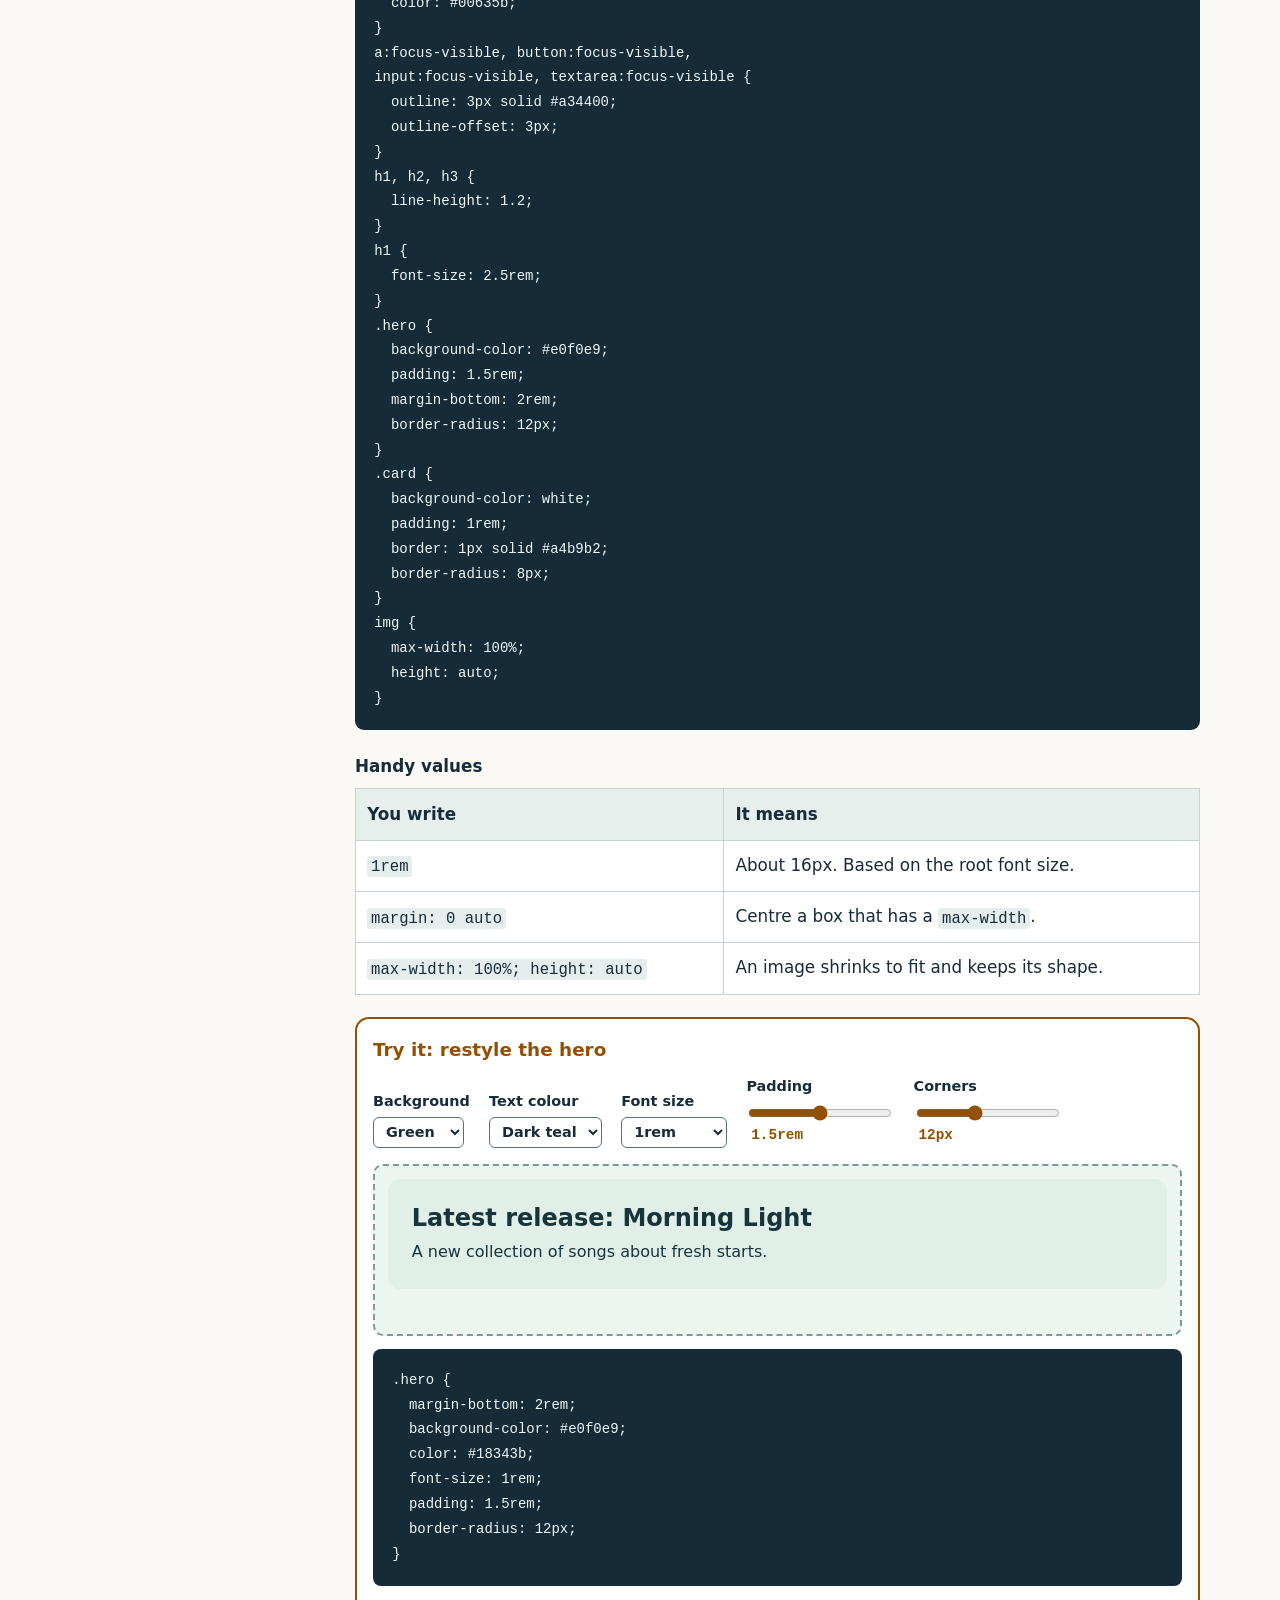
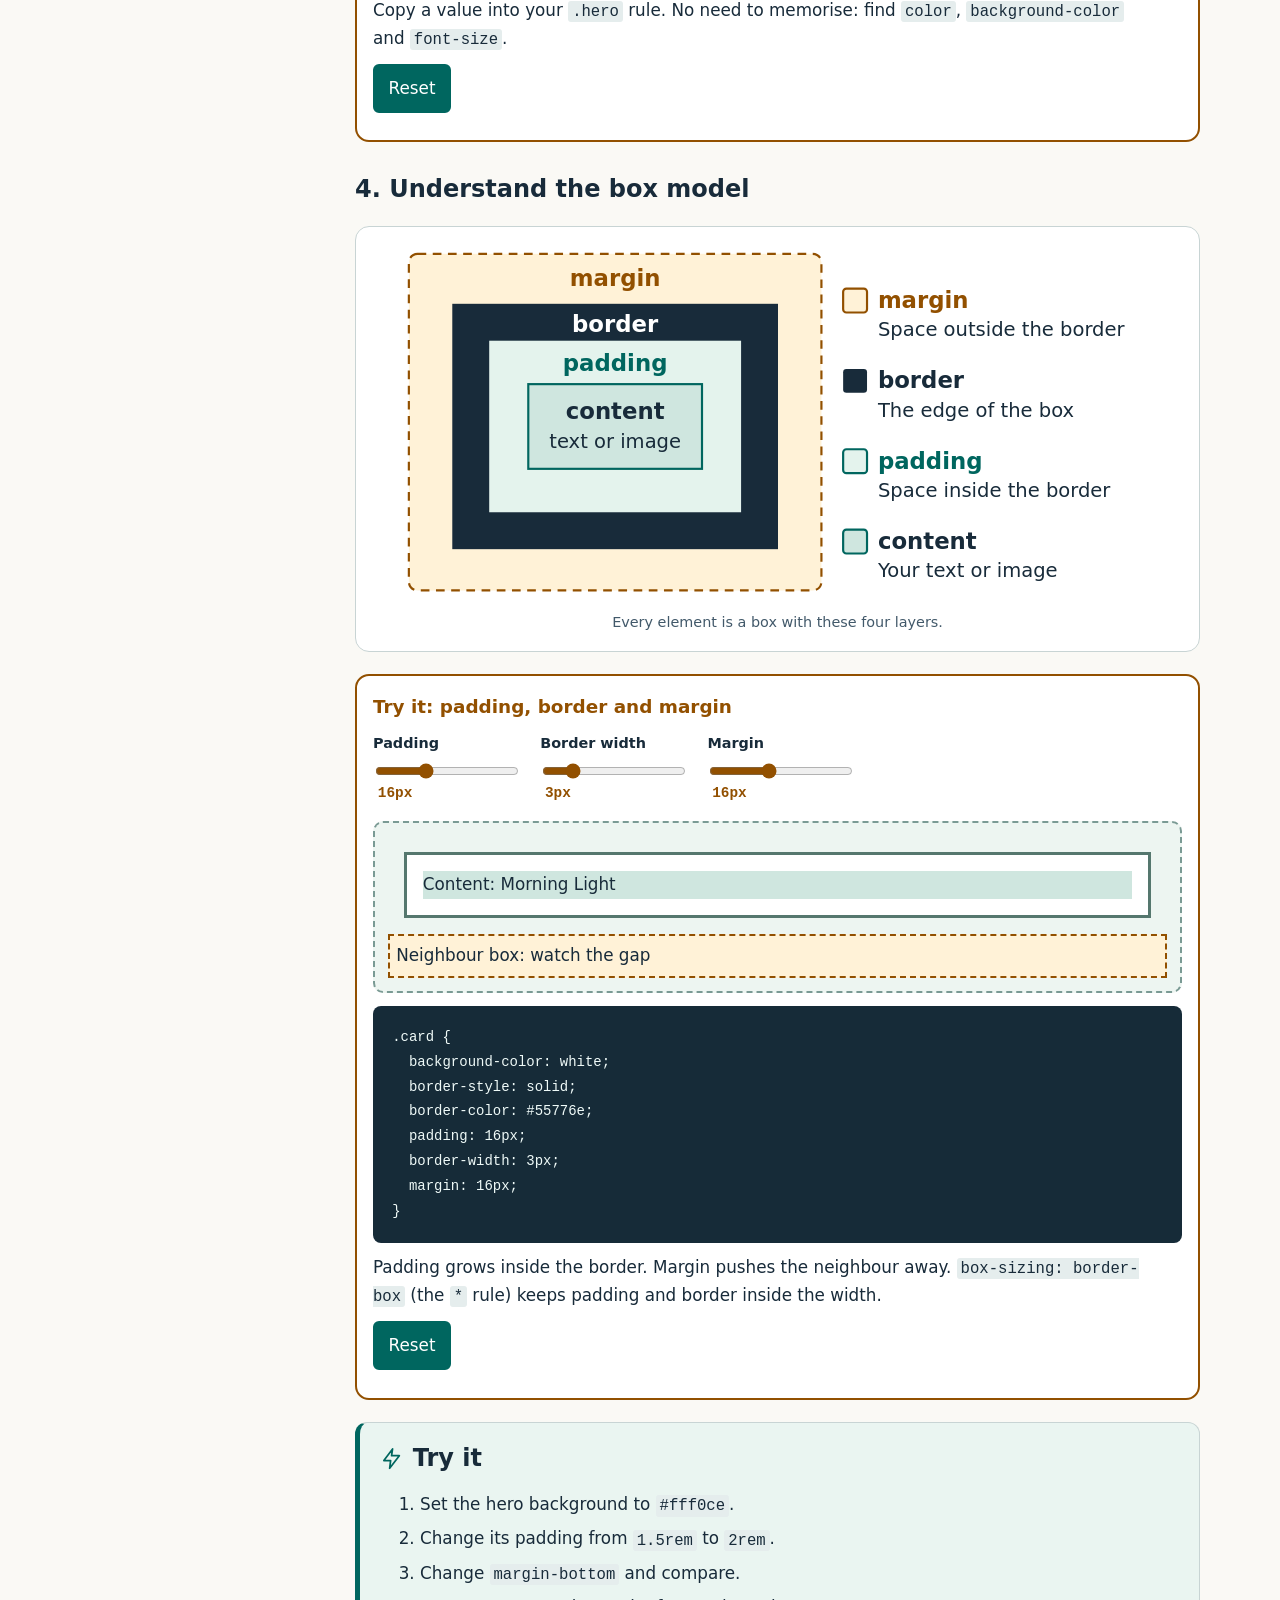
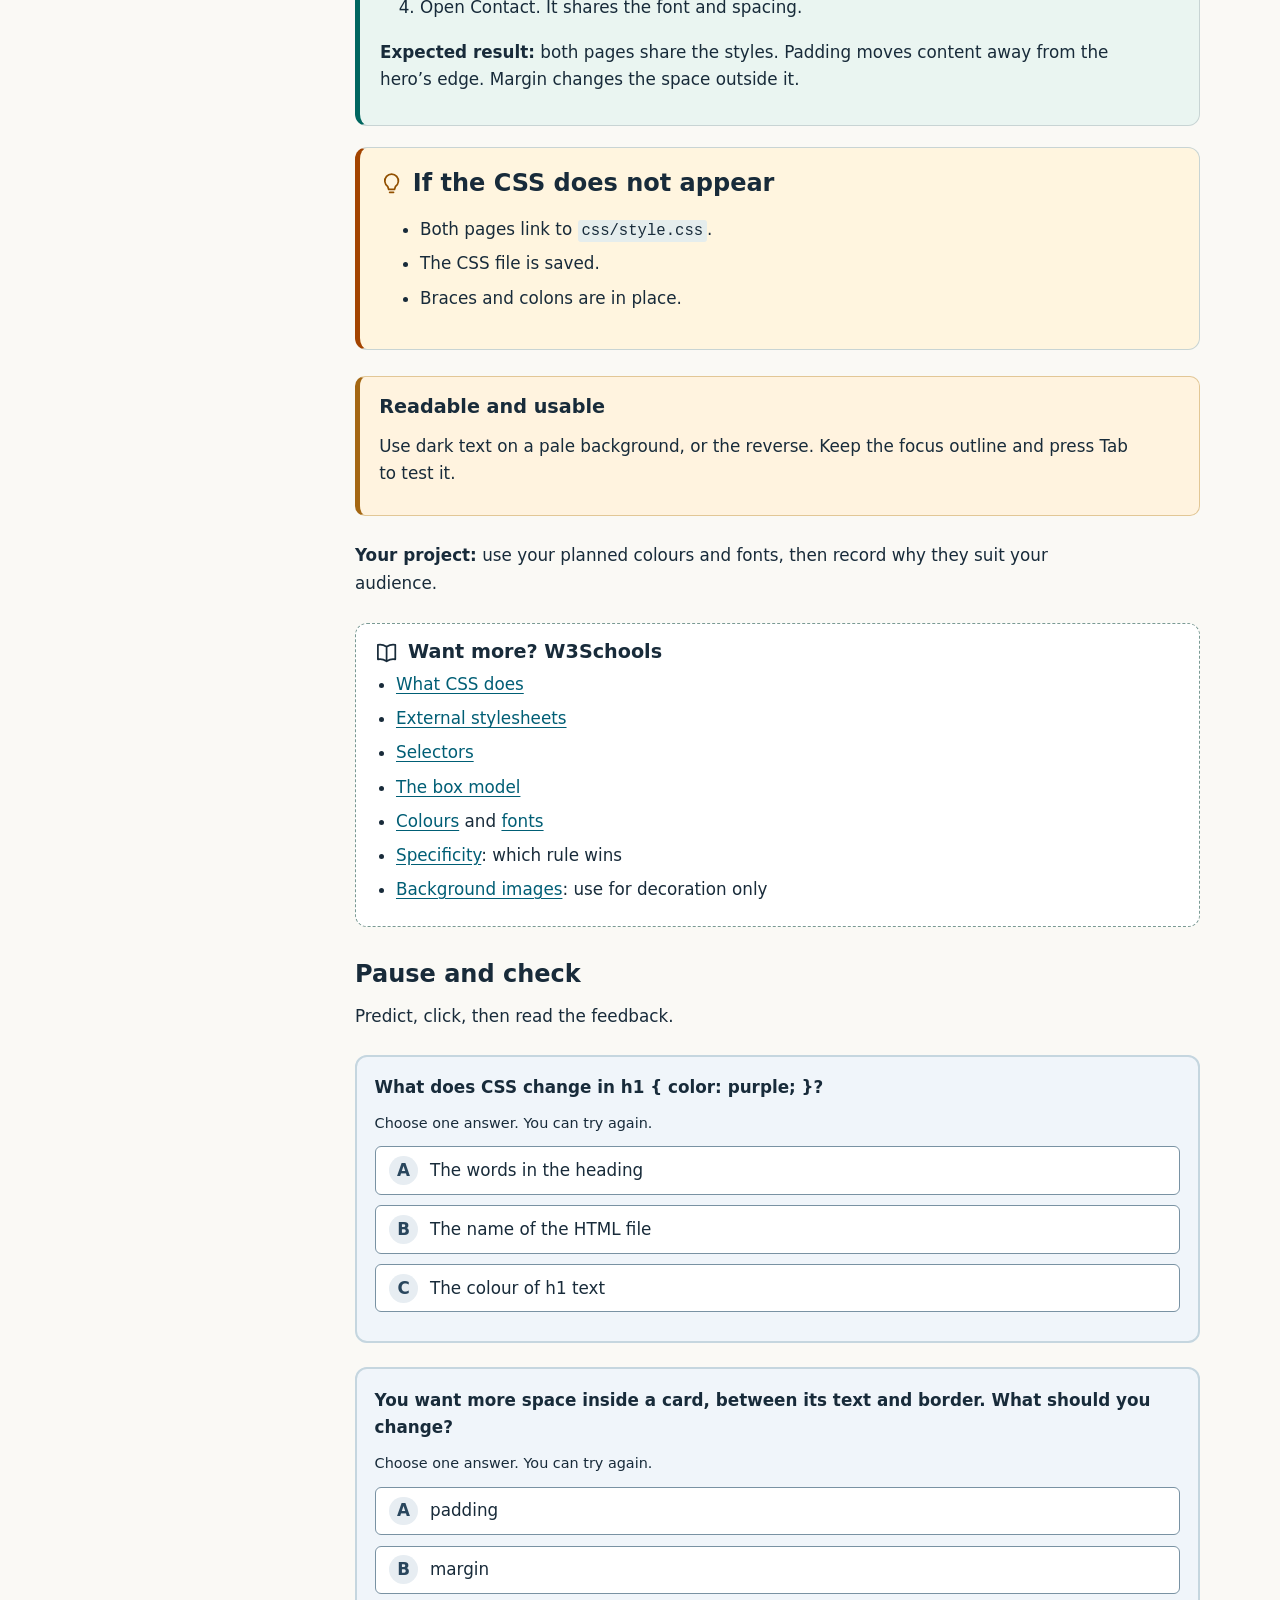
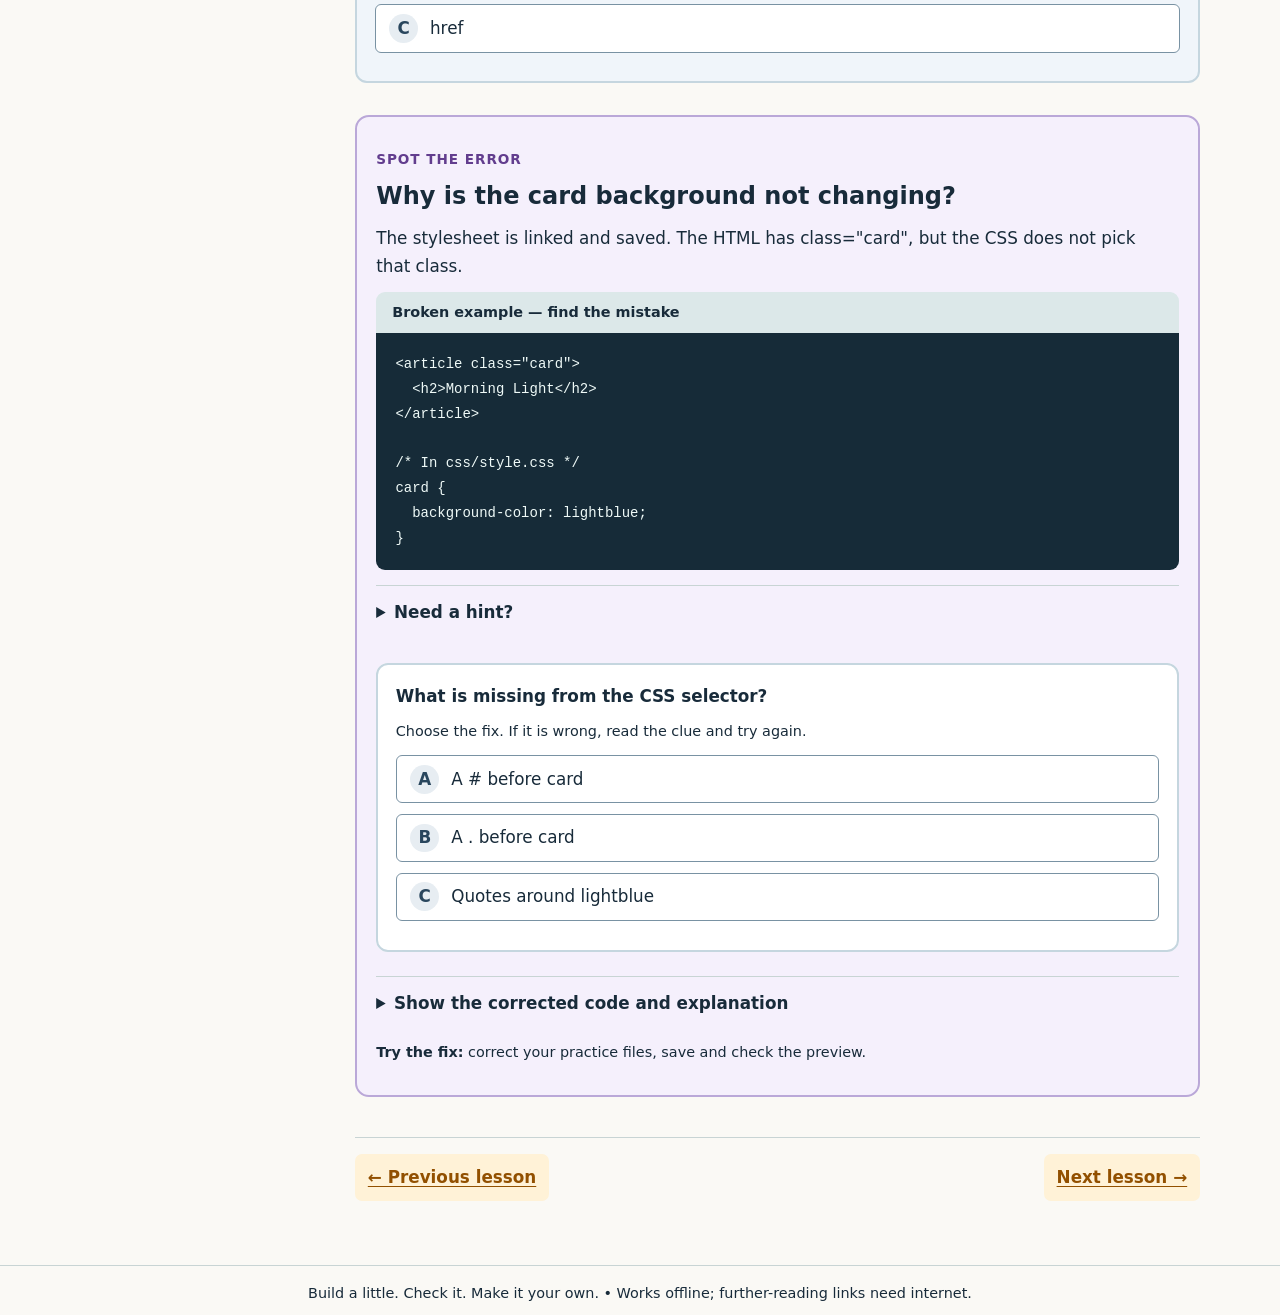
<file: 04-css-basics.html>
<!doctype html>
<html lang="en-GB"><head><meta charset="utf-8"><meta name="viewport" content="width=device-width, initial-scale=1"><title>Style with CSS | Web project workshop</title><link rel="stylesheet" href="tutorial.css"><script src="tutorial.js" defer></script></head>
<body data-step="4"><a class="skip" href="#main">Skip to lesson</a><header class="site-header"><a href="project_tutorial.html">Web project workshop</a><p>Level 2 • HTML &amp; CSS essentials</p></header><div class="shell"><nav class="lesson-nav" aria-label="Tutorial lessons"><a href="project_tutorial.html">Start here</a><details class="lesson-menu" open><summary>Browse the seven lessons</summary><ol><li><a href="01-first-page.html">Your first HTML page</a></li><li><a href="02-elements-attributes.html">Elements and attributes</a></li><li><a href="03-semantic-pages.html">Pages with meaning</a></li><li><a href="04-css-basics.html" aria-current="page">Style with CSS</a></li><li><a href="05-responsive-layout.html">Responsive layouts</a></li><li><a href="06-forms.html">Forms and validation</a></li><li><a href="07-testing-publishing.html">Test and publish</a></li></ol><p><a href="example/index.html">View the reference site</a></p></details></nav><main id="main"><div class="lesson-badge"><svg class="icon" viewBox="0 0 24 24" fill="none" stroke="currentColor" stroke-width="1.8" stroke-linecap="round" stroke-linejoin="round" aria-hidden="true"><path d="M12 3a9 9 0 1 0 0 18h1a2 2 0 0 0 1-4 2 2 0 0 1 1-4h3a3 3 0 0 0 3-3c0-4-4-7-9-7Z"/><circle cx="7" cy="10" r=".8"/><circle cx="10" cy="6" r=".8"/><circle cx="15" cy="7" r=".8"/></svg><span>Step 4 of 7</span><span class="badge-topic">Style</span></div><h1>Style with CSS</h1><p class="intro">CSS means Cascading Style Sheets. One stylesheet can give all your pages a consistent look.</p><section class="recap"><p>HTML holds the words. CSS decides how they look.</p></section>

<figure class="fig"><svg class="wide" viewBox="0 0 700 305" role="img" aria-labelledby="fig4a-title"><title id="fig4a-title">Two HTML pages, index.html and contact.html, each have a link tag pointing to one file, css/style.css. That file holds the rules, such as h1 colour purple, and styles both pages.</title>
<defs><marker id="arrow4" viewBox="0 0 10 10" refX="8" refY="5" markerWidth="7" markerHeight="7" orient="auto-start-reverse"><path d="M0 0 10 5 0 10z" fill="#925000"/></marker></defs>
<rect x="10" y="20" width="210" height="110" rx="8" fill="#fff" stroke="#182b3a" stroke-width="2"/><text x="24" y="54" font-size="21" font-weight="700" fill="#182b3a">index.html</text><text x="24" y="84" font-size="18" fill="#182b3a">&lt;head&gt; has a</text><text x="24" y="107" font-size="18" fill="#182b3a">&lt;link&gt; tag</text>
<rect x="10" y="170" width="210" height="110" rx="8" fill="#fff" stroke="#182b3a" stroke-width="2"/><text x="24" y="204" font-size="21" font-weight="700" fill="#182b3a">contact.html</text><text x="24" y="234" font-size="18" fill="#182b3a">&lt;head&gt; has a</text><text x="24" y="257" font-size="18" fill="#182b3a">&lt;link&gt; tag</text>
<line class="axis-anim" x1="225" y1="75" x2="392" y2="118" stroke="#925000" stroke-width="3" marker-end="url(#arrow4)"/><line class="axis-anim" x1="225" y1="225" x2="392" y2="182" stroke="#925000" stroke-width="3" marker-end="url(#arrow4)"/>
<text x="308" y="157" font-size="18" font-weight="700" fill="#925000" text-anchor="middle">both link to it</text>
<rect x="400" y="30" width="295" height="230" rx="10" fill="#fff2d7" stroke="#925000" stroke-width="2"/><text x="416" y="70" font-size="21" font-weight="700" fill="#925000">css/style.css</text>
<text x="416" y="114" font-size="18" fill="#182b3a">h1 { color: purple; }</text><text x="416" y="154" font-size="18" fill="#182b3a">.hero { padding: 1.5rem; }</text><text x="416" y="194" font-size="18" fill="#182b3a">.card { padding: 1rem; }</text><text x="416" y="234" font-size="18" fill="#182b3a">a { color: #00635b; }</text>
<text x="547" y="292" font-size="20" font-weight="700" fill="#00665f" text-anchor="middle">One file styles every page</text>
</svg>
<svg class="narrow" viewBox="0 0 360 370" role="img" aria-labelledby="fig4a-title-n"><title id="fig4a-title-n">Two HTML pages, index.html and contact.html, each have a link tag. Arrows point down from both to one file, css/style.css, which holds rules such as h1 colour purple and styles both pages.</title>
<defs><marker id="arrow4n" viewBox="0 0 10 10" refX="8" refY="5" markerWidth="7" markerHeight="7" orient="auto-start-reverse"><path d="M0 0 10 5 0 10z" fill="#925000"/></marker></defs>
<rect x="5" y="5" width="170" height="66" rx="8" fill="#fff" stroke="#182b3a" stroke-width="2"/><text x="15" y="31" font-size="17" font-weight="700" fill="#182b3a">index.html</text><text x="15" y="57" font-size="15" fill="#182b3a">&lt;link&gt; in head</text>
<rect x="185" y="5" width="170" height="66" rx="8" fill="#fff" stroke="#182b3a" stroke-width="2"/><text x="195" y="31" font-size="17" font-weight="700" fill="#182b3a">contact.html</text><text x="195" y="57" font-size="15" fill="#182b3a">&lt;link&gt; in head</text>
<line class="axis-anim" x1="80" y1="76" x2="140" y2="140" stroke="#925000" stroke-width="3" marker-end="url(#arrow4n)"/><line class="axis-anim" x1="280" y1="76" x2="220" y2="140" stroke="#925000" stroke-width="3" marker-end="url(#arrow4n)"/>
<text x="180" y="112" font-size="15" font-weight="700" fill="#925000" text-anchor="middle">both link to it</text>
<rect x="20" y="150" width="320" height="175" rx="10" fill="#fff2d7" stroke="#925000" stroke-width="2"/><text x="36" y="182" font-size="17" font-weight="700" fill="#925000">css/style.css</text>
<text x="36" y="214" font-size="15" fill="#182b3a">h1 { color: purple; }</text><text x="36" y="242" font-size="15" fill="#182b3a">.hero { padding: 1.5rem; }</text><text x="36" y="270" font-size="15" fill="#182b3a">.card { padding: 1rem; }</text><text x="36" y="298" font-size="15" fill="#182b3a">a { color: #00635b; }</text>
<text x="180" y="355" font-size="17" font-weight="700" fill="#00665f" text-anchor="middle">One file styles every page</text>
</svg><figcaption>Change a rule once and every linked page updates.</figcaption></figure>

<h2>1. Link a stylesheet</h2>
<ol class="flow"><li><strong>Make a folder</strong><span>Call it <code>css</code>, beside your HTML files</span></li><li><strong>Make a file</strong><span>Inside it, create <code>style.css</code></span></li><li><strong>Add the link</strong><span>In the <code>head</code> of <em>both</em> pages</span></li></ol>
<p class="code-title"><svg class="icon" viewBox="0 0 24 24" fill="none" stroke="currentColor" stroke-width="1.8" stroke-linecap="round" stroke-linejoin="round" aria-hidden="true"><path d="m9 7-5 5 5 5m6-10 5 5-5 5m-2-14-2 18"/></svg>Both HTML files — add inside head</p><pre tabindex="0" aria-label="Both HTML files — add inside head"><code>&lt;link rel=&quot;stylesheet&quot; href=&quot;<span class="hl">css/style.css</span>&quot;&gt;</code></pre>
<p>The <code>href</code> must match where the file is. No <code>&lt;style&gt;</code> tags inside a CSS file.</p>
<div class="task"><h2>Prove it is connected</h2><p>Put just this rule in <code>css/style.css</code>:</p><p class="code-title">css/style.css — connection check</p><pre tabindex="0" aria-label="css/style.css — connection check"><code>h1 {
  color: purple;
}</code></pre><p><strong>Expected result:</strong> the Home heading turns purple. Change <code>purple</code> to <code>teal</code> to check again. Nothing happens? Check the filename and the <code>link</code>.</p></div>

<h2>2. Read a CSS rule</h2>
<figure class="fig"><svg class="wide" viewBox="0 0 700 350" role="img" aria-labelledby="fig4b-title"><title id="fig4b-title">The rule .card { padding: 1rem; } with each part labelled: .card is the selector, padding is the property, 1rem is the value, and braces, colon and semicolon are punctuation. Below, three selector types: p picks every paragraph, .hero picks a class and #contact-form picks an id.</title>
<rect x="10" y="10" width="370" height="205" rx="10" fill="#162b38"/>
<text x="30" y="55" font-size="28" style="font-family:ui-monospace,Consolas,monospace" fill="#8fb4ff" textLength="85" lengthAdjust="spacingAndGlyphs">.card</text><text x="132" y="55" font-size="28" style="font-family:ui-monospace,Consolas,monospace" fill="#f2a6bb" textLength="17" lengthAdjust="spacingAndGlyphs">{</text>
<rect x="30" y="62" width="85" height="3" fill="#8fb4ff"/><text x="30" y="84" font-size="14" font-weight="700" fill="#8fb4ff">selector</text>
<text x="70" y="125" font-size="28" style="font-family:ui-monospace,Consolas,monospace" fill="#7fd4b8" textLength="119" lengthAdjust="spacingAndGlyphs">padding</text><text x="189" y="125" font-size="28" style="font-family:ui-monospace,Consolas,monospace" fill="#f2a6bb" textLength="17" lengthAdjust="spacingAndGlyphs">:</text><text x="223" y="125" font-size="28" style="font-family:ui-monospace,Consolas,monospace" fill="#ffc66b" textLength="68" lengthAdjust="spacingAndGlyphs">1rem</text><text x="291" y="125" font-size="28" style="font-family:ui-monospace,Consolas,monospace" fill="#f2a6bb" textLength="17" lengthAdjust="spacingAndGlyphs">;</text>
<rect x="70" y="132" width="119" height="3" fill="#7fd4b8"/><text x="70" y="155" font-size="14" font-weight="700" fill="#7fd4b8">property</text>
<rect x="223" y="132" width="68" height="3" fill="#ffc66b"/><text x="223" y="155" font-size="14" font-weight="700" fill="#ffc66b">value</text>
<text x="30" y="195" font-size="28" style="font-family:ui-monospace,Consolas,monospace" fill="#f2a6bb" textLength="17" lengthAdjust="spacingAndGlyphs">}</text>
<rect x="410" y="22" width="18" height="18" rx="3" fill="#3150a1"/><text x="440" y="38" font-size="16" font-weight="700" fill="#3150a1">selector</text><text x="440" y="58" font-size="14" fill="#182b3a">Which elements to style</text>
<rect x="410" y="77" width="18" height="18" rx="3" fill="#00665f"/><text x="440" y="93" font-size="16" font-weight="700" fill="#00665f">property</text><text x="440" y="113" font-size="14" fill="#182b3a">What to change</text>
<rect x="410" y="132" width="18" height="18" rx="3" fill="#925000"/><text x="440" y="148" font-size="16" font-weight="700" fill="#925000">value</text><text x="440" y="168" font-size="14" fill="#182b3a">What to change it to</text>
<rect x="410" y="187" width="18" height="18" rx="3" fill="#91475d"/><text x="440" y="203" font-size="16" font-weight="700" fill="#91475d">{ } : ;</text><text x="440" y="223" font-size="14" fill="#182b3a">Braces wrap. Colon splits. Semicolon ends.</text>
<text x="10" y="262" font-size="16" font-weight="700" fill="#182b3a">Three ways to pick elements</text>
<rect x="10" y="272" width="215" height="66" rx="8" fill="#e4f3ed" stroke="#00665f" stroke-width="2"/><text x="24" y="298" font-size="16" font-weight="700" fill="#00665f">p</text><text x="24" y="322" font-size="14" fill="#182b3a">Every paragraph</text>
<rect x="242" y="272" width="215" height="66" rx="8" fill="#fff2d7" stroke="#925000" stroke-width="2"/><text x="256" y="298" font-size="16" font-weight="700" fill="#925000">.hero</text><text x="256" y="322" font-size="14" fill="#182b3a">Elements with class="hero"</text>
<rect x="474" y="272" width="216" height="66" rx="8" fill="#f2eafa" stroke="#6a3e93" stroke-width="2"/><text x="488" y="298" font-size="16" font-weight="700" fill="#6a3e93">#contact-form</text><text x="488" y="322" font-size="14" fill="#182b3a">The element with that id</text>
</svg>
<svg class="narrow" viewBox="0 0 360 600" role="img" aria-labelledby="fig4b-title-n"><title id="fig4b-title-n">The rule .card { padding: 1rem; } with each part labelled: .card is the selector, padding is the property, 1rem is the value. A key explains the punctuation. Below, three selector types: p picks every paragraph, .hero picks a class and #contact-form picks an id.</title>
<rect x="5" y="5" width="350" height="205" rx="10" fill="#162b38"/>
<text x="30" y="55" font-size="28" style="font-family:ui-monospace,Consolas,monospace" fill="#8fb4ff" textLength="85" lengthAdjust="spacingAndGlyphs">.card</text><text x="132" y="55" font-size="28" style="font-family:ui-monospace,Consolas,monospace" fill="#f2a6bb" textLength="17" lengthAdjust="spacingAndGlyphs">{</text>
<rect x="30" y="62" width="85" height="3" fill="#8fb4ff"/><text x="30" y="84" font-size="14" font-weight="700" fill="#8fb4ff">selector</text>
<text x="70" y="125" font-size="28" style="font-family:ui-monospace,Consolas,monospace" fill="#7fd4b8" textLength="119" lengthAdjust="spacingAndGlyphs">padding</text><text x="189" y="125" font-size="28" style="font-family:ui-monospace,Consolas,monospace" fill="#f2a6bb" textLength="17" lengthAdjust="spacingAndGlyphs">:</text><text x="223" y="125" font-size="28" style="font-family:ui-monospace,Consolas,monospace" fill="#ffc66b" textLength="68" lengthAdjust="spacingAndGlyphs">1rem</text><text x="291" y="125" font-size="28" style="font-family:ui-monospace,Consolas,monospace" fill="#f2a6bb" textLength="17" lengthAdjust="spacingAndGlyphs">;</text>
<rect x="70" y="132" width="119" height="3" fill="#7fd4b8"/><text x="70" y="155" font-size="14" font-weight="700" fill="#7fd4b8">property</text>
<rect x="223" y="132" width="68" height="3" fill="#ffc66b"/><text x="223" y="155" font-size="14" font-weight="700" fill="#ffc66b">value</text>
<text x="30" y="195" font-size="28" style="font-family:ui-monospace,Consolas,monospace" fill="#f2a6bb" textLength="17" lengthAdjust="spacingAndGlyphs">}</text>
<rect x="10" y="232" width="18" height="18" rx="3" fill="#3150a1"/><text x="38" y="248" font-size="16" font-weight="700" fill="#3150a1">selector</text><text x="130" y="248" font-size="14" fill="#182b3a">Which elements</text>
<rect x="10" y="268" width="18" height="18" rx="3" fill="#00665f"/><text x="38" y="284" font-size="16" font-weight="700" fill="#00665f">property</text><text x="130" y="284" font-size="14" fill="#182b3a">What to change</text>
<rect x="10" y="304" width="18" height="18" rx="3" fill="#925000"/><text x="38" y="320" font-size="16" font-weight="700" fill="#925000">value</text><text x="130" y="320" font-size="14" fill="#182b3a">What to change it to</text>
<rect x="10" y="340" width="18" height="18" rx="3" fill="#91475d"/><text x="38" y="356" font-size="16" font-weight="700" fill="#91475d">{ } : ;</text><text x="130" y="356" font-size="14" fill="#182b3a">Wrap, split, end</text>
<text x="10" y="402" font-size="16" font-weight="700" fill="#182b3a">Three ways to pick elements</text>
<rect x="5" y="414" width="350" height="50" rx="8" fill="#e4f3ed" stroke="#00665f" stroke-width="2"/><text x="17" y="445" font-size="16" font-weight="700" fill="#00665f">p</text><text x="130" y="445" font-size="14" fill="#182b3a">Every paragraph</text>
<rect x="5" y="474" width="350" height="50" rx="8" fill="#fff2d7" stroke="#925000" stroke-width="2"/><text x="17" y="505" font-size="16" font-weight="700" fill="#925000">.hero</text><text x="130" y="505" font-size="14" fill="#182b3a">class="hero"</text>
<rect x="5" y="534" width="350" height="50" rx="8" fill="#f2eafa" stroke="#6a3e93" stroke-width="2"/><text x="17" y="565" font-size="16" font-weight="700" fill="#6a3e93">#contact-form</text><text x="150" y="565" font-size="14" fill="#182b3a">That id</text>
</svg><figcaption>Every CSS rule has this shape: selector, then declarations in braces.</figcaption></figure>

<section class="live" data-live><h3>Try it: change a rule</h3><div class="live-grid"><div><p class="live-label">Edit the code</p><textarea rows="9" spellcheck="false" aria-label="Code you can edit">&lt;style&gt;
  h1 { color: purple; }
  p { font-size: 1.2rem; }
&lt;/style&gt;
&lt;h1&gt;Meet Alex Rivers&lt;/h1&gt;
&lt;p&gt;Change a value and watch.&lt;/p&gt;</textarea></div><div><p class="live-label">Result</p><iframe title="Live result" sandbox></iframe></div></div><p>Change <code>purple</code> to <code>teal</code>. Change <code>1.2rem</code> to <code>2rem</code>. If two rules clash, the later one wins.</p><p><button type="button" data-reset>Reset</button></p></section>

<h2>3. Add your first styles</h2>
<p>Replace the test rule with this starter stylesheet. Save and check Home.</p><p class="code-title"><svg class="icon" viewBox="0 0 24 24" fill="none" stroke="currentColor" stroke-width="1.8" stroke-linecap="round" stroke-linejoin="round" aria-hidden="true"><path d="m9 7-5 5 5 5m6-10 5 5-5 5m-2-14-2 18"/></svg>css/style.css — initial complete file</p><pre tabindex="0" aria-label="css/style.css — initial complete file"><code>* {
  box-sizing: border-box;
}
body {
  margin: 0;
  font-family: Arial, sans-serif;
  font-size: 1rem;
  line-height: 1.6;
  color: #18343b;
  background-color: #f7f8f3;
}
header, main, footer {
  max-width: 1100px;
  margin: 0 auto;
  padding: 1rem;
}
a {
  color: #00635b;
}
a:focus-visible, button:focus-visible,
input:focus-visible, textarea:focus-visible {
  outline: 3px solid #a34400;
  outline-offset: 3px;
}
h1, h2, h3 {
  line-height: 1.2;
}
h1 {
  font-size: 2.5rem;
}
.hero {
  background-color: #e0f0e9;
  padding: 1.5rem;
  margin-bottom: 2rem;
  border-radius: 12px;
}
.card {
  background-color: white;
  padding: 1rem;
  border: 1px solid #a4b9b2;
  border-radius: 8px;
}
img {
  max-width: 100%;
  height: auto;
}</code></pre>
<div class="table-wrap"><table><caption>Handy values</caption><thead><tr><th scope="col">You write</th><th scope="col">It means</th></tr></thead><tbody><tr><td data-label="You write"><code>1rem</code></td><td data-label="It means">About 16px. Based on the root font size.</td></tr><tr><td data-label="You write"><code>margin: 0 auto</code></td><td data-label="It means">Centre a box that has a <code>max-width</code>.</td></tr><tr><td data-label="You write"><code>max-width: 100%; height: auto</code></td><td data-label="It means">An image shrinks to fit and keeps its shape.</td></tr></tbody></table></div>

<section class="lab" data-lab><h3>Try it: restyle the hero</h3><div class="lab-controls"><label>Background <select data-prop="background-color"><option value="#e0f0e9">Green</option><option value="#fff0ce">Cream</option><option value="#dbe5ff">Blue</option></select></label><label>Text colour <select data-prop="color"><option value="#18343b">Dark teal</option><option value="#7a2d00">Brown</option><option value="#3150a1">Blue</option></select></label><label>Font size <select data-prop="font-size"><option value="1rem">1rem</option><option value="1.25rem">1.25rem</option><option value="1.5rem">1.5rem</option></select></label><label>Padding <input type="range" min="0" max="3" step="0.25" value="1.5" data-prop="padding" data-unit="rem"><output></output></label><label>Corners <input type="range" min="0" max="30" value="12" data-prop="border-radius" data-unit="px"><output></output></label></div><div class="lab-stage"><div class="lab-target" data-selector=".hero" data-base="margin-bottom: 2rem" style="min-height:0"><h2 style="margin:0 0 .3rem">Latest release: Morning Light</h2><p style="margin:0">A new collection of songs about fresh starts.</p></div></div><pre class="lab-code" tabindex="0" aria-label="Generated CSS"><code></code></pre><p>Copy a value into your <code>.hero</code> rule. No need to memorise: find <code>color</code>, <code>background-color</code> and <code>font-size</code>.</p><p><button type="button" data-lab-reset>Reset</button></p></section>

<h2>4. Understand the box model</h2>
<figure class="fig"><svg class="wide" viewBox="0 0 700 330" role="img" aria-labelledby="fig4c-title"><title id="fig4c-title">The box model as nested boxes. In the centre is the content. Around it, going outwards, are padding, border and margin. A key on the right explains each layer.</title>
<rect x="10" y="10" width="380" height="310" rx="8" fill="#fff2d7" stroke="#925000" stroke-width="2" stroke-dasharray="8 6"/><text x="200" y="40" font-size="21" font-weight="700" fill="#925000" text-anchor="middle">margin</text>
<rect x="50" y="56" width="300" height="226" fill="#182b3a"/><text x="200" y="82" font-size="21" font-weight="700" fill="#fff" text-anchor="middle">border</text>
<rect x="84" y="90" width="232" height="158" fill="#e4f3ed"/><text x="200" y="118" font-size="21" font-weight="700" fill="#00665f" text-anchor="middle">padding</text>
<rect x="120" y="130" width="160" height="78" fill="#cfe6df" stroke="#00665f" stroke-width="2"/><text x="200" y="162" font-size="21" font-weight="700" fill="#182b3a" text-anchor="middle">content</text><text x="200" y="189" font-size="18" fill="#182b3a" text-anchor="middle">text or image</text>
<rect x="410" y="42" width="22" height="22" rx="3" fill="#fff2d7" stroke="#925000" stroke-width="2"/><text x="442" y="60" font-size="21" font-weight="700" fill="#925000">margin</text><text x="442" y="86" font-size="18" fill="#182b3a">Space outside the border</text>
<rect x="410" y="116" width="22" height="22" rx="3" fill="#182b3a"/><text x="442" y="134" font-size="21" font-weight="700" fill="#182b3a">border</text><text x="442" y="160" font-size="18" fill="#182b3a">The edge of the box</text>
<rect x="410" y="190" width="22" height="22" rx="3" fill="#e4f3ed" stroke="#00665f" stroke-width="2"/><text x="442" y="208" font-size="21" font-weight="700" fill="#00665f">padding</text><text x="442" y="234" font-size="18" fill="#182b3a">Space inside the border</text>
<rect x="410" y="264" width="22" height="22" rx="3" fill="#cfe6df" stroke="#00665f" stroke-width="2"/><text x="442" y="282" font-size="21" font-weight="700" fill="#182b3a">content</text><text x="442" y="308" font-size="18" fill="#182b3a">Your text or image</text>
</svg>
<svg class="narrow" viewBox="0 0 360 415" role="img" aria-labelledby="fig4c-title-n"><title id="fig4c-title-n">The box model as nested boxes. In the centre is the content. Around it, going outwards, are padding, border and margin. A key below explains each layer.</title>
<rect x="10" y="10" width="340" height="250" rx="8" fill="#fff2d7" stroke="#925000" stroke-width="2" stroke-dasharray="8 6"/><text x="180" y="35" font-size="18" font-weight="700" fill="#925000" text-anchor="middle">margin</text>
<rect x="40" y="50" width="280" height="190" fill="#182b3a"/><text x="180" y="73" font-size="18" font-weight="700" fill="#fff" text-anchor="middle">border</text>
<rect x="68" y="78" width="224" height="134" fill="#e4f3ed"/><text x="180" y="103" font-size="18" font-weight="700" fill="#00665f" text-anchor="middle">padding</text>
<rect x="100" y="114" width="160" height="62" fill="#cfe6df" stroke="#00665f" stroke-width="2"/><text x="180" y="141" font-size="18" font-weight="700" fill="#182b3a" text-anchor="middle">content</text><text x="180" y="163" font-size="15" fill="#182b3a" text-anchor="middle">text or image</text>
<rect x="10" y="278" width="20" height="20" rx="3" fill="#fff2d7" stroke="#925000" stroke-width="2"/><text x="40" y="295" font-size="18" font-weight="700" fill="#925000">margin</text><text x="135" y="295" font-size="15" fill="#182b3a">Space outside the border</text>
<rect x="10" y="314" width="20" height="20" rx="3" fill="#182b3a"/><text x="40" y="331" font-size="18" font-weight="700" fill="#182b3a">border</text><text x="135" y="331" font-size="15" fill="#182b3a">The edge of the box</text>
<rect x="10" y="350" width="20" height="20" rx="3" fill="#e4f3ed" stroke="#00665f" stroke-width="2"/><text x="40" y="367" font-size="18" font-weight="700" fill="#00665f">padding</text><text x="135" y="367" font-size="15" fill="#182b3a">Space inside the border</text>
<rect x="10" y="386" width="20" height="20" rx="3" fill="#cfe6df" stroke="#00665f" stroke-width="2"/><text x="40" y="403" font-size="18" font-weight="700" fill="#182b3a">content</text><text x="135" y="403" font-size="15" fill="#182b3a">Your text or image</text>
</svg><figcaption>Every element is a box with these four layers.</figcaption></figure>

<section class="lab" data-lab><h3>Try it: padding, border and margin</h3><div class="lab-controls"><label>Padding <input type="range" min="0" max="48" value="16" data-prop="padding" data-unit="px"><output></output></label><label>Border width <input type="range" min="1" max="12" value="3" data-prop="border-width" data-unit="px"><output></output></label><label>Margin <input type="range" min="0" max="40" value="16" data-prop="margin" data-unit="px"><output></output></label></div><div class="lab-stage"><div class="lab-target" data-selector=".card" data-base="background-color: white; border-style: solid; border-color: #55776e" style="min-height:0"><p style="margin:0;background:#cfe6df">Content: Morning Light</p></div><div style="background:#fff2d7;border:2px dashed #925000;padding:.4rem">Neighbour box: watch the gap</div></div><pre class="lab-code" tabindex="0" aria-label="Generated CSS"><code></code></pre><p>Padding grows inside the border. Margin pushes the neighbour away. <code>box-sizing: border-box</code> (the <code>*</code> rule) keeps padding and border inside the width.</p><p><button type="button" data-lab-reset>Reset</button></p></section>

<section class="task"><h2><svg class="icon" viewBox="0 0 24 24" fill="none" stroke="currentColor" stroke-width="1.8" stroke-linecap="round" stroke-linejoin="round" aria-hidden="true"><path d="m13 2-9 12h7l-1 8 10-13h-8Z"/></svg>Try it</h2><ol><li>Set the hero background to <code>#fff0ce</code>.</li><li>Change its padding from <code>1.5rem</code> to <code>2rem</code>.</li><li>Change <code>margin-bottom</code> and compare.</li><li>Open Contact. It shares the font and spacing.</li></ol><p><strong>Expected result:</strong> both pages share the styles. Padding moves content away from the hero’s edge. Margin changes the space outside it.</p></section>
<section class="check"><h2><svg class="icon" viewBox="0 0 24 24" fill="none" stroke="currentColor" stroke-width="1.8" stroke-linecap="round" stroke-linejoin="round" aria-hidden="true"><path d="M9 18h6m-5 3h4M8 15a7 7 0 1 1 8 0l-1 3H9Z"/></svg>If the CSS does not appear</h2><ul><li>Both pages link to <code>css/style.css</code>.</li><li>The CSS file is saved.</li><li>Braces and colons are in place.</li></ul></section>
<aside class="why-panel"><h2>Readable and usable</h2><p>Use dark text on a pale background, or the reverse. Keep the focus outline and press Tab to test it.</p></aside>
<p><strong>Your project:</strong> use your planned colours and fonts, then record why they suit your audience.</p>
<aside class="more"><h2><svg class="icon" viewBox="0 0 24 24" fill="none" stroke="currentColor" stroke-width="1.8" stroke-linecap="round" stroke-linejoin="round" aria-hidden="true"><path d="M12 6v15M3 4c4-1 6 0 9 2 3-2 5-3 9-2v15c-4-1-6 0-9 2-3-2-5-3-9-2Z"/></svg>Want more? W3Schools</h2><ul><li><a href="https://www.w3schools.com/css/css_intro.asp">What CSS does</a></li><li><a href="https://www.w3schools.com/css/css_howto.asp">External stylesheets</a></li><li><a href="https://www.w3schools.com/css/css_selectors.asp">Selectors</a></li><li><a href="https://www.w3schools.com/css/css_boxmodel.asp">The box model</a></li><li><a href="https://www.w3schools.com/css/css_colors.asp">Colours</a> and <a href="https://www.w3schools.com/css/css_font.asp">fonts</a></li><li><a href="https://www.w3schools.com/css/css_specificity.asp">Specificity</a>: which rule wins</li><li><a href="https://www.w3schools.com/css/css_background_image.asp">Background images</a>: use for decoration only</li></ul></aside>

<section class="understanding"><h2>Pause and check</h2><p>Predict, click, then read the feedback.</p><fieldset class="quiz" id="quiz-4-1"><legend>What does CSS change in h1 { color: purple; }?</legend><p class="small">Choose one answer. You can try again.</p><div class="quiz-options"><button type="button" class="quiz-option" aria-pressed="false" data-correct="false" data-feedback="The words stay in HTML. CSS changes how they look." disabled><span class="answer-letter">A</span><span>The words in the heading</span></button><button type="button" class="quiz-option" aria-pressed="false" data-correct="false" data-feedback="CSS does not rename files. Look at the color property." disabled><span class="answer-letter">B</span><span>The name of the HTML file</span></button><button type="button" class="quiz-option" aria-pressed="false" data-correct="true" data-feedback="Correct. h1 picks the heading and color sets its text colour." disabled><span class="answer-letter">C</span><span>The colour of h1 text</span></button></div><p class="quiz-feedback" role="status" aria-live="polite" aria-atomic="true"></p><noscript><p>Clickable answers need JavaScript. Think of your answer, then open the explanation.</p><details><summary>Answer and explanation</summary><p>The colour of h1 text. color sets the text colour.</p></details></noscript></fieldset><fieldset class="quiz" id="quiz-4-2"><legend>You want more space inside a card, between its text and border. What should you change?</legend><p class="small">Choose one answer. You can try again.</p><div class="quiz-options"><button type="button" class="quiz-option" aria-pressed="false" data-correct="true" data-feedback="Correct. Padding adds space inside the border." disabled><span class="answer-letter">A</span><span>padding</span></button><button type="button" class="quiz-option" aria-pressed="false" data-correct="false" data-feedback="Margin is outside the border. Try the property for inside space." disabled><span class="answer-letter">B</span><span>margin</span></button><button type="button" class="quiz-option" aria-pressed="false" data-correct="false" data-feedback="href is an HTML link address, not a spacing property." disabled><span class="answer-letter">C</span><span>href</span></button></div><p class="quiz-feedback" role="status" aria-live="polite" aria-atomic="true"></p><noscript><p>Clickable answers need JavaScript. Think of your answer, then open the explanation.</p><details><summary>Answer and explanation</summary><p>padding. It adds space inside the border.</p></details></noscript></fieldset></section>

<section class="debug-check" id="debug-4"><p class="kicker">Spot the error</p><h2>Why is the card background not changing?</h2><p>The stylesheet is linked and saved. The HTML has class=&quot;card&quot;, but the CSS does not pick that class.</p><p class="code-title">Broken example — find the mistake</p><pre tabindex="0" aria-label="Broken code to inspect"><code>&lt;article class=&quot;card&quot;&gt;
  &lt;h2&gt;Morning Light&lt;/h2&gt;
&lt;/article&gt;

/* In css/style.css */
card {
  background-color: lightblue;
}</code></pre><details><summary>Need a hint?</summary><p>A dot picks a class. A hash picks an id. Which does the HTML use?</p></details><fieldset class="quiz"><legend>What is missing from the CSS selector?</legend><p class="small">Choose the fix. If it is wrong, read the clue and try again.</p><div class="quiz-options"><button type="button" class="quiz-option" aria-pressed="false" data-correct="false" data-feedback="#card would pick an id=&quot;card&quot;. This HTML uses a class." disabled><span class="answer-letter">A</span><span>A # before card</span></button><button type="button" class="quiz-option" aria-pressed="false" data-correct="true" data-feedback="Correct. .card picks class=&quot;card&quot;. Without the dot, card means a tag named card." disabled><span class="answer-letter">B</span><span>A . before card</span></button><button type="button" class="quiz-option" aria-pressed="false" data-correct="false" data-feedback="lightblue is a colour keyword. It needs no quotes. Check the selector." disabled><span class="answer-letter">C</span><span>Quotes around lightblue</span></button></div><p class="quiz-feedback" role="status" aria-live="polite" aria-atomic="true"></p><noscript><p>Clickable answers need JavaScript. Use the hint and open the worked fix below.</p></noscript></fieldset><details class="debug-solution"><summary>Show the corrected code and explanation</summary><pre tabindex="0" aria-label="Corrected code"><code>.card {
  background-color: lightblue;
}</code></pre><p>Use this rule and keep the HTML the same. Save and check the card.</p></details><p class="small"><strong>Try the fix:</strong> correct your practice files, save and check the preview.</p></section><nav class="pager" aria-label="Lesson navigation"><a href="03-semantic-pages.html">← Previous lesson</a><a href="05-responsive-layout.html">Next lesson →</a></nav></main></div><footer>Build a little. Check it. Make it your own. • Works offline; further-reading links need internet.</footer></body></html>
</file>
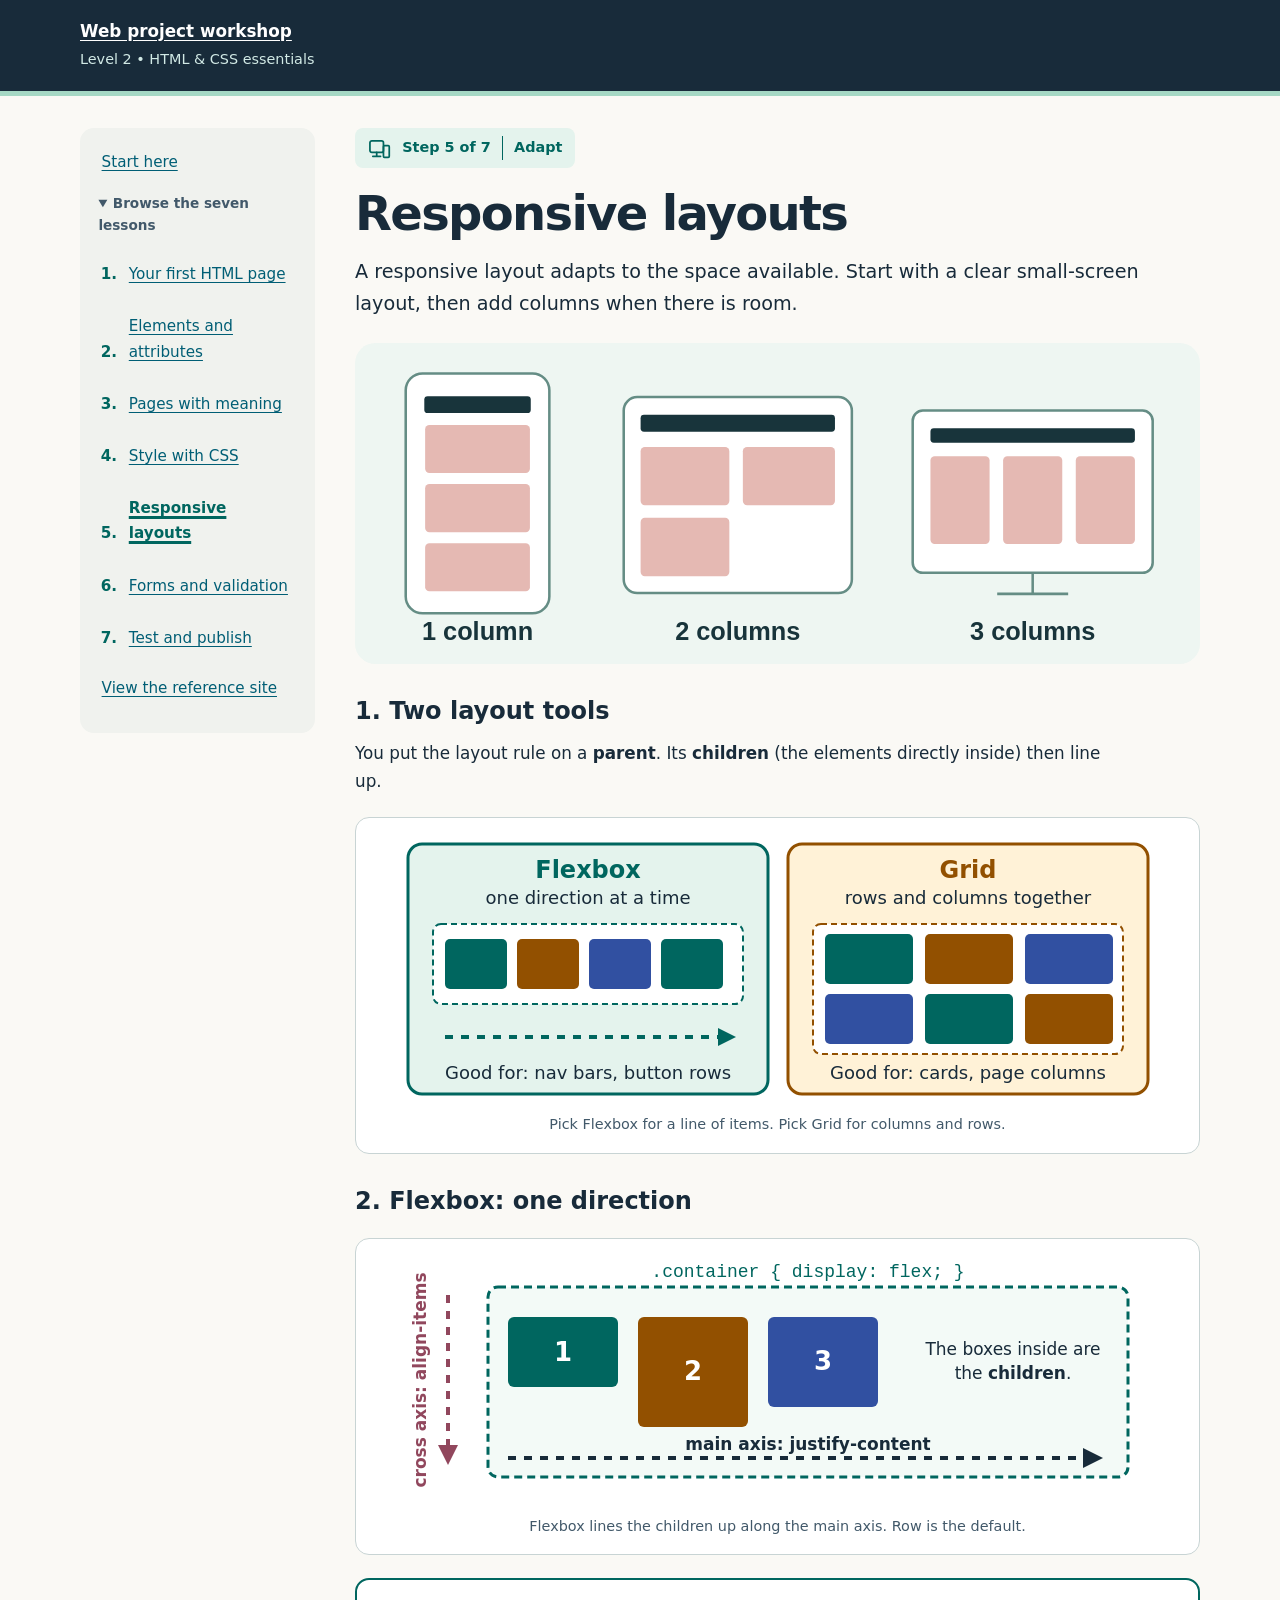
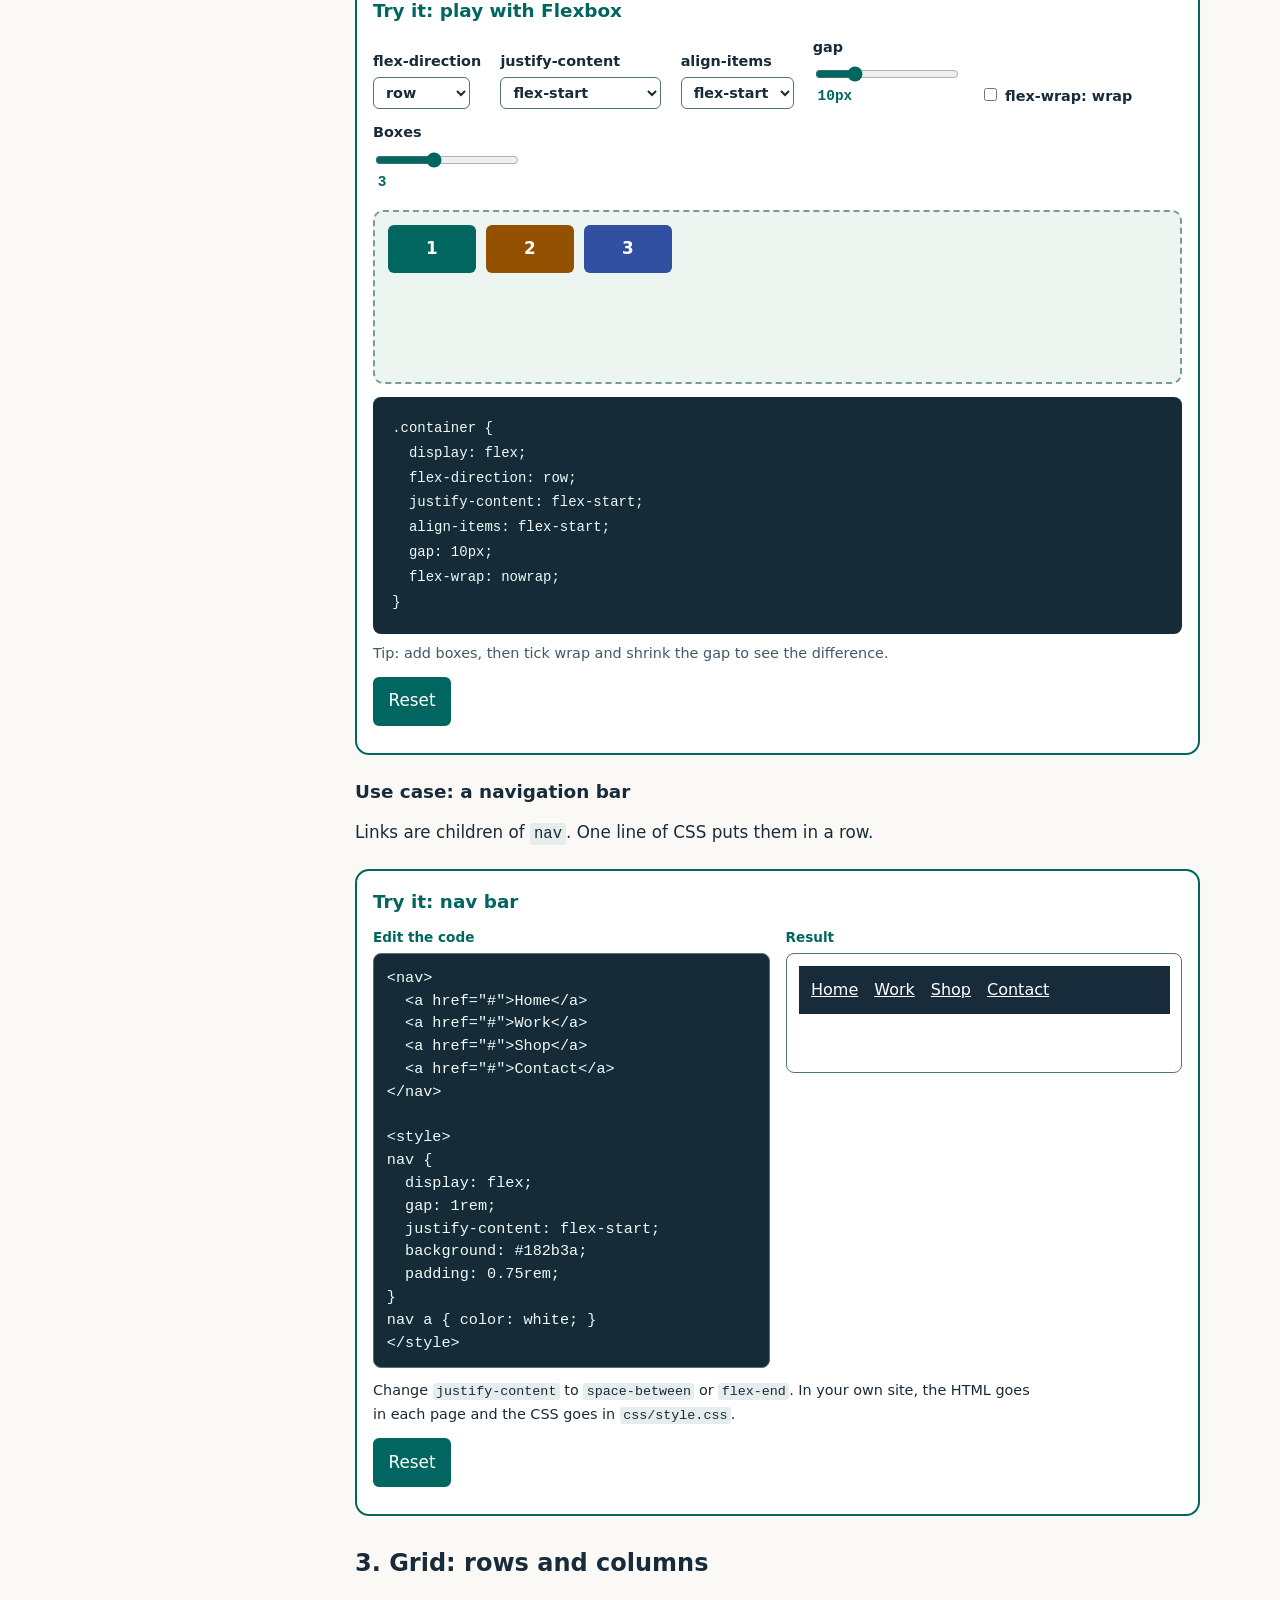
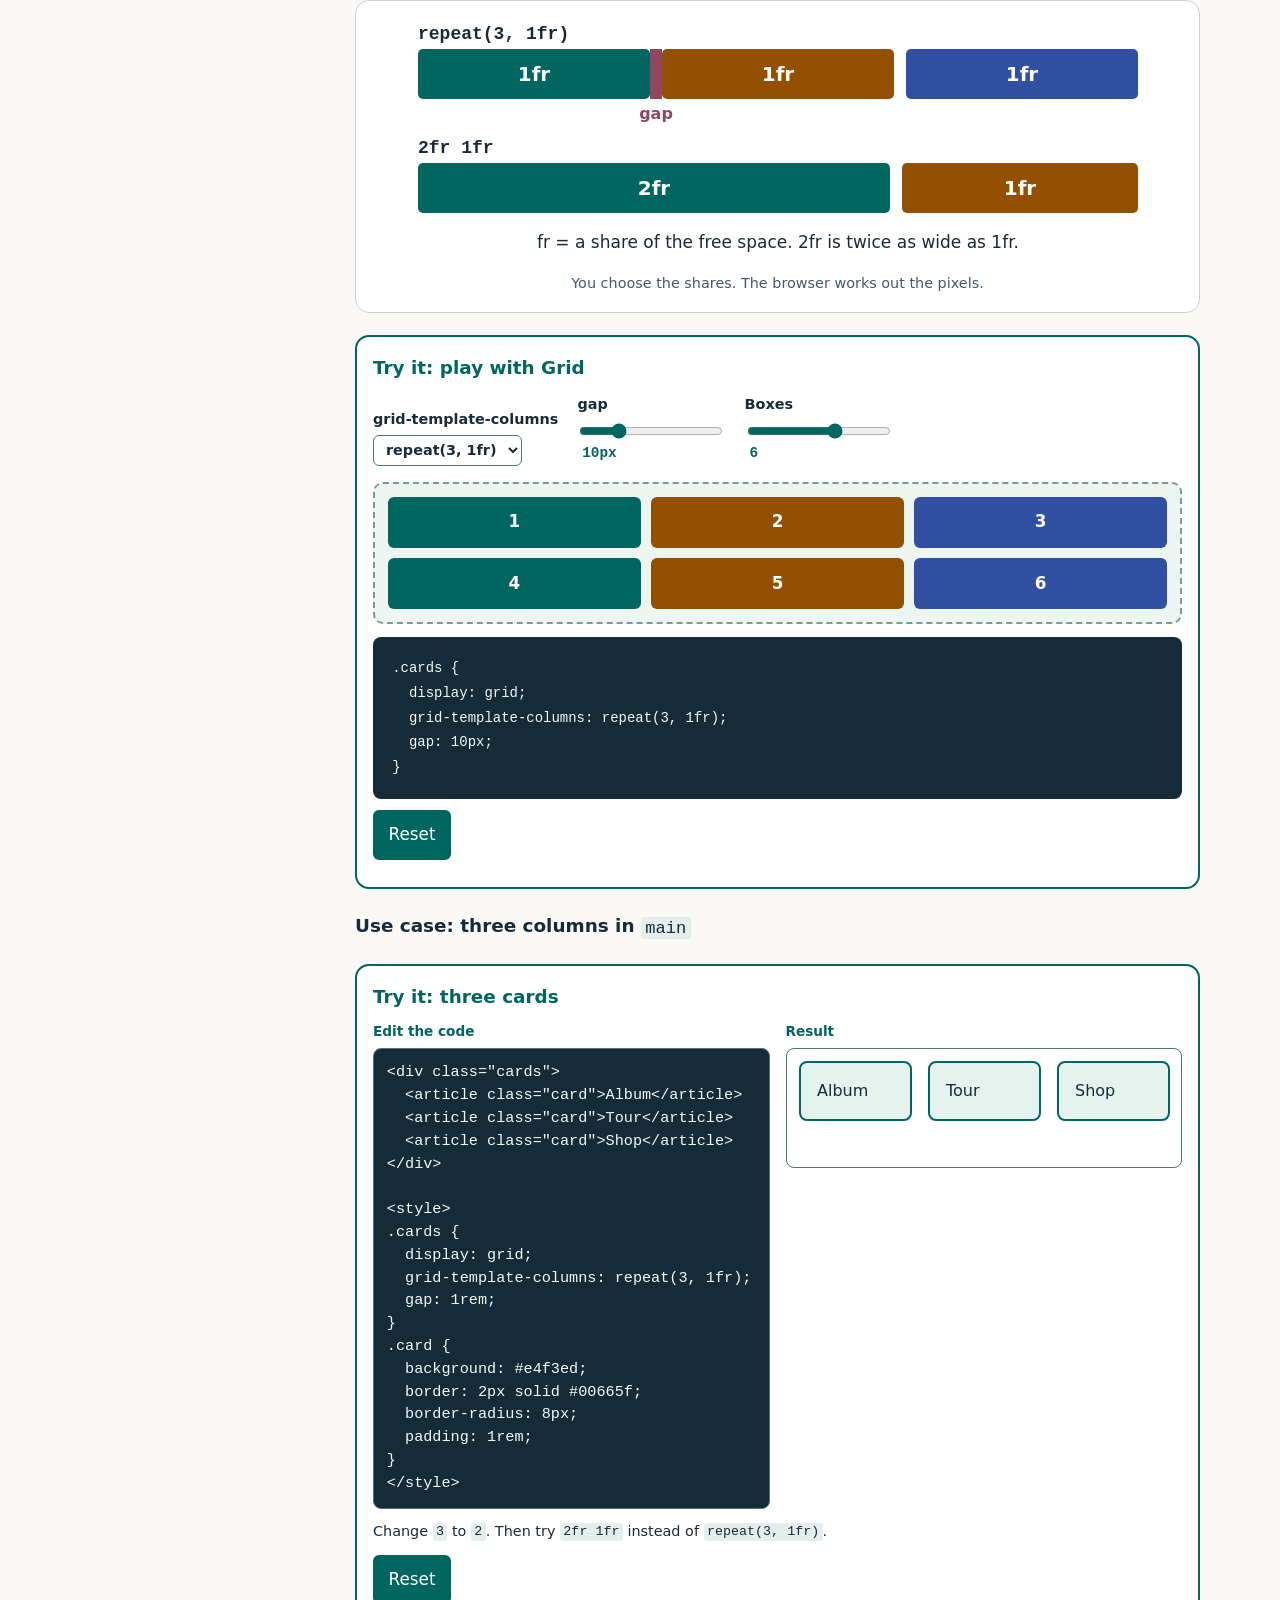
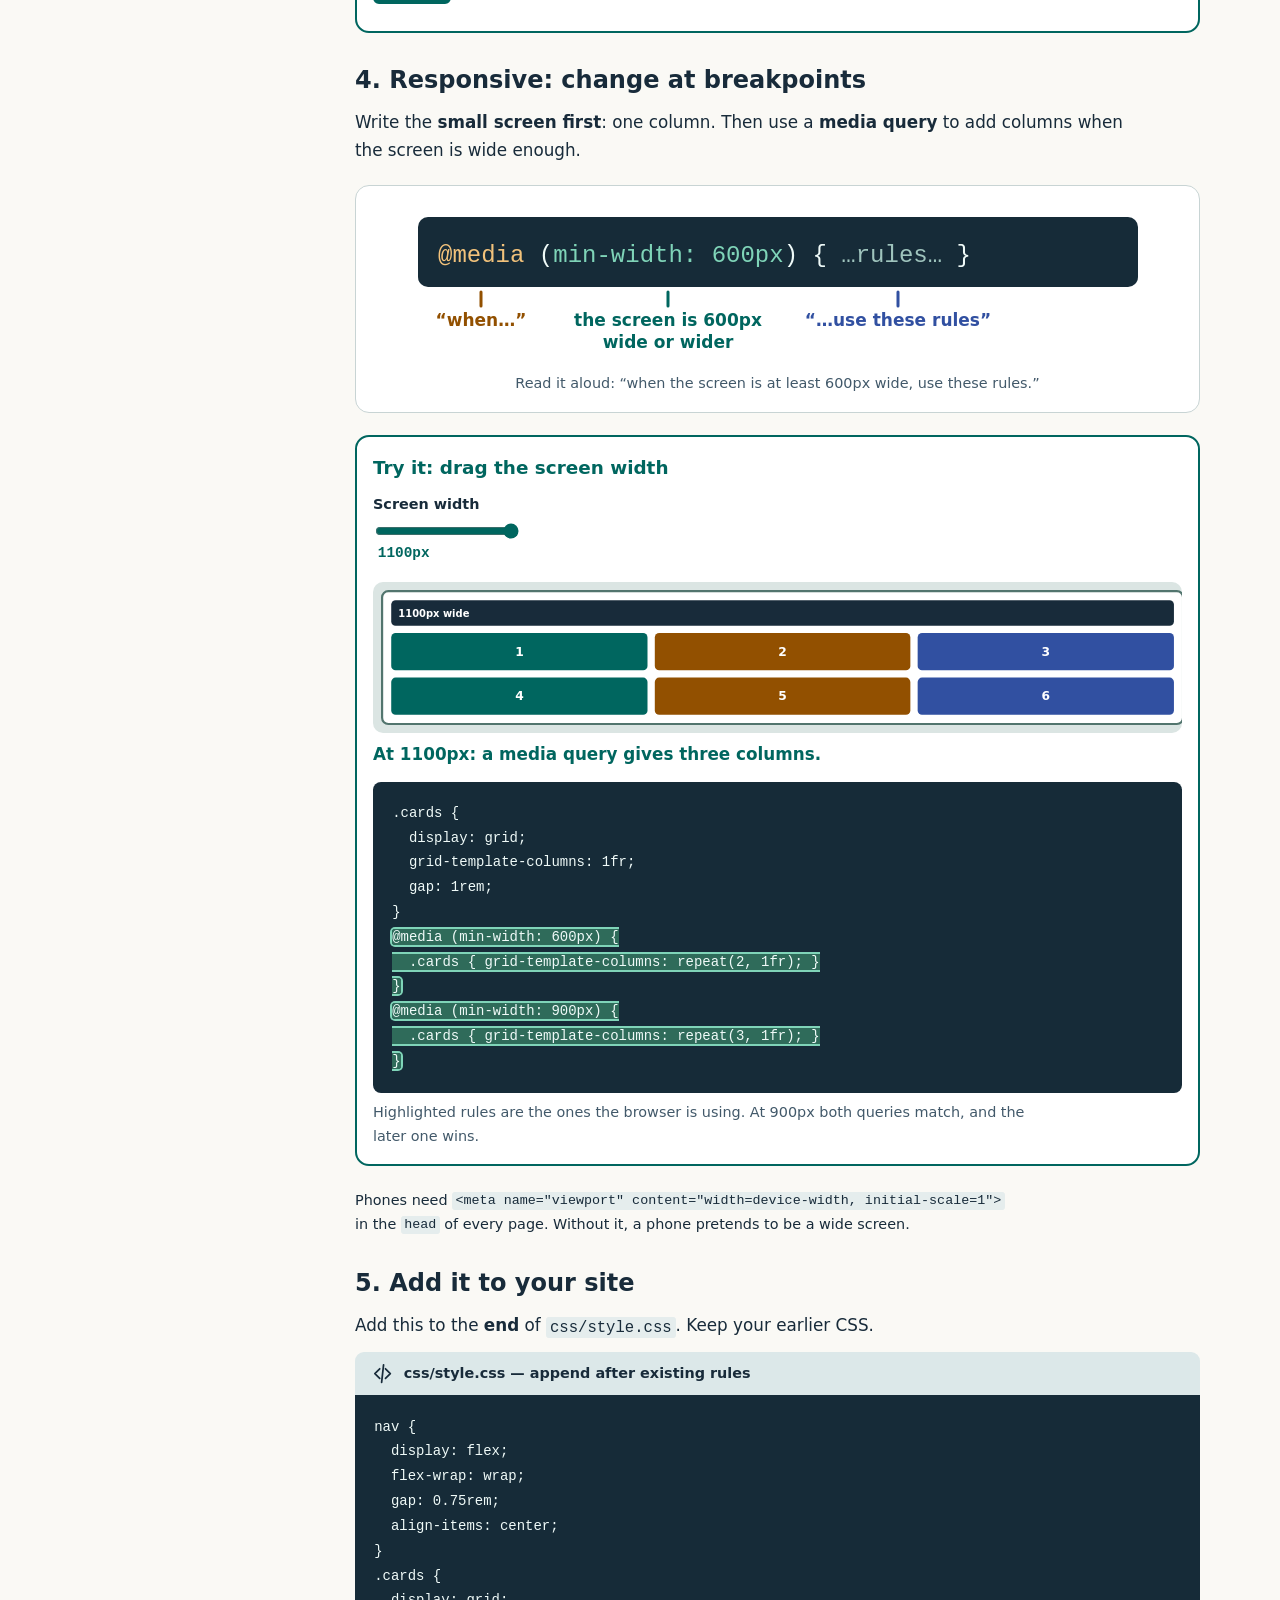
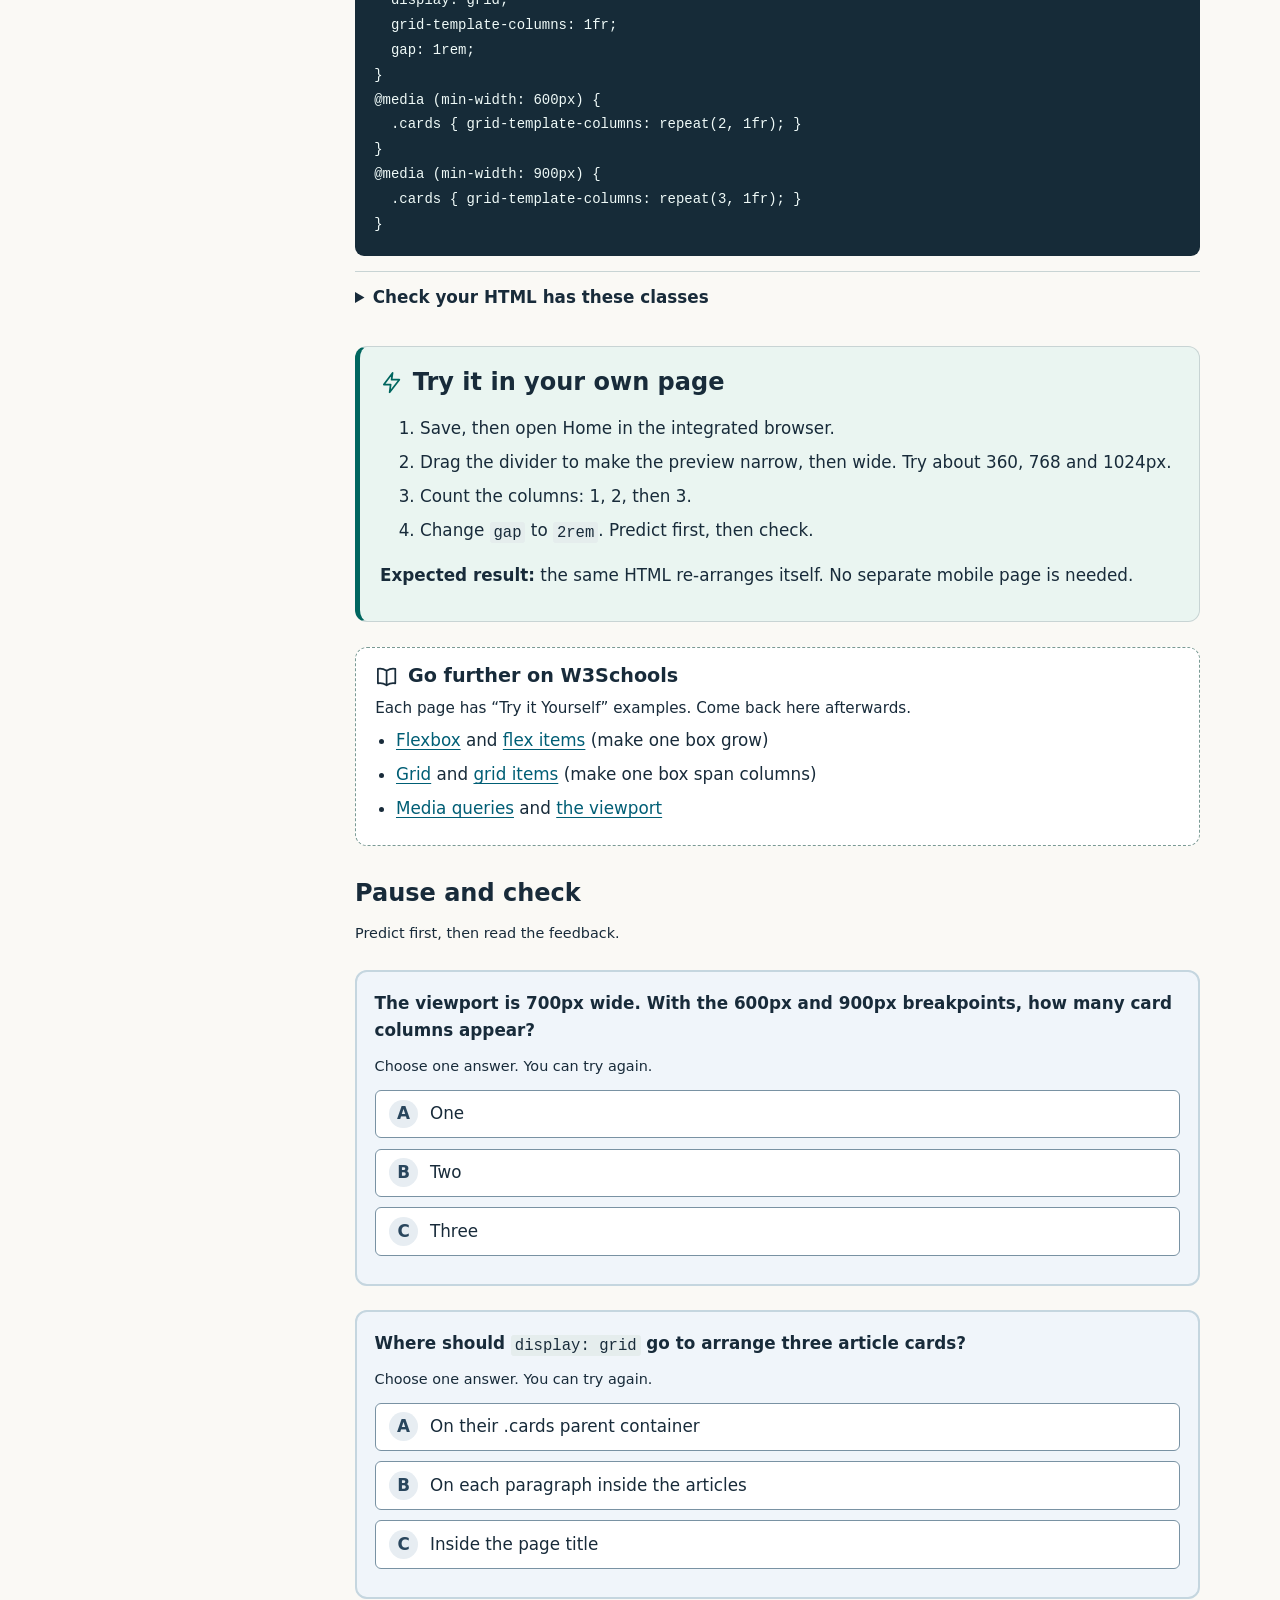
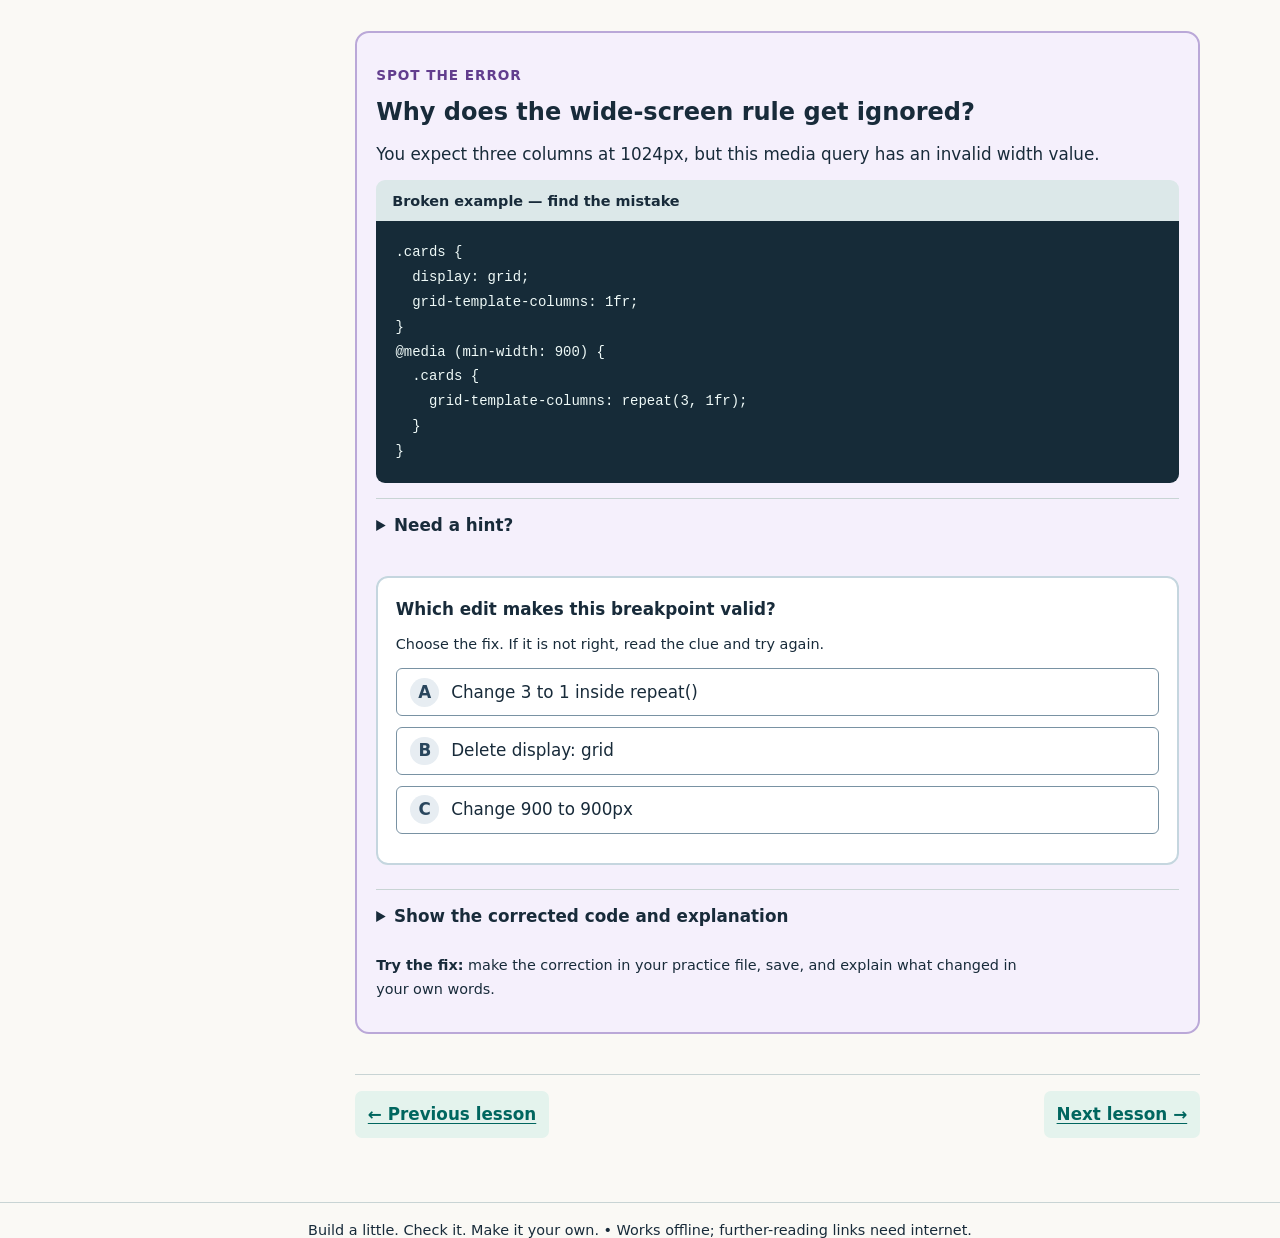
<file: 05-responsive-layout.html>
<!doctype html>
<html lang="en-GB"><head><meta charset="utf-8"><meta name="viewport" content="width=device-width, initial-scale=1"><title>Responsive layouts | Web project workshop</title><link rel="stylesheet" href="tutorial.css"><script src="tutorial.js" defer></script>
<style>
#flex-stage .lab-target { max-width: 30rem; }
#flex-stage .item { width: 5.5rem; }
#grid-stage .lab-target { min-height: 0; }
#grid-stage .item { min-height: 3.2rem; }
</style></head>
<body data-step="5"><a class="skip" href="#main">Skip to lesson</a><header class="site-header"><a href="project_tutorial.html">Web project workshop</a><p>Level 2 • HTML &amp; CSS essentials</p></header><div class="shell"><nav class="lesson-nav" aria-label="Tutorial lessons"><a href="project_tutorial.html">Start here</a><details class="lesson-menu" open><summary>Browse the seven lessons</summary><ol><li><a href="01-first-page.html">Your first HTML page</a></li><li><a href="02-elements-attributes.html">Elements and attributes</a></li><li><a href="03-semantic-pages.html">Pages with meaning</a></li><li><a href="04-css-basics.html">Style with CSS</a></li><li><a href="05-responsive-layout.html" aria-current="page">Responsive layouts</a></li><li><a href="06-forms.html">Forms and validation</a></li><li><a href="07-testing-publishing.html">Test and publish</a></li></ol><p><a href="example/index.html">View the reference site</a></p></details></nav><main id="main"><div class="lesson-badge"><svg class="icon" viewBox="0 0 24 24" fill="none" stroke="currentColor" stroke-width="1.8" stroke-linecap="round" stroke-linejoin="round" aria-hidden="true"><rect x="2" y="4" width="14" height="12" rx="2"/><path d="M5 20h8m-4-4v4"/><rect x="16" y="9" width="6" height="12" rx="1"/></svg><span>Step 5 of 7</span><span class="badge-topic">Adapt</span></div><h1>Responsive layouts</h1><p class="intro">A responsive layout adapts to the space available. Start with a clear small-screen layout, then add columns when there is room.</p><figure class="lesson-visual"><img src="assets/responsive-layout.svg" width="1000" height="380" alt="The same three cards stack in one column on a narrow screen, two columns on a medium screen and three on a wide screen."></figure>

<h2>1. Two layout tools</h2>
<p>You put the layout rule on a <strong>parent</strong>. Its <strong>children</strong> (the elements directly inside) then line up.</p>
<figure class="fig"><svg class="wide" viewBox="0 0 760 270" role="img" aria-labelledby="t-fg"><title id="t-fg">Flexbox arranges boxes in one line, a row or a column. Grid arranges boxes in rows and columns.</title>
<rect x="10" y="10" width="360" height="250" rx="14" fill="#e4f3ed" stroke="#00665f" stroke-width="3"/>
<text x="190" y="44" text-anchor="middle" font-size="24" font-weight="700" fill="#00665f">Flexbox</text>
<text x="190" y="70" text-anchor="middle" font-size="18" fill="#182b3a">one direction at a time</text>
<rect x="35" y="90" width="310" height="80" rx="8" fill="#fff" stroke="#00665f" stroke-width="2" stroke-dasharray="6 4"/>
<rect x="47" y="105" width="62" height="50" rx="5" fill="#00665f"/><rect x="119" y="105" width="62" height="50" rx="5" fill="#925000"/><rect x="191" y="105" width="62" height="50" rx="5" fill="#3150a1"/><rect x="263" y="105" width="62" height="50" rx="5" fill="#00665f"/>
<line class="axis-anim" x1="47" y1="203" x2="322" y2="203" stroke="#00665f" stroke-width="4"/><polygon points="338,203 320,194 320,212" fill="#00665f"/>
<text x="190" y="245" text-anchor="middle" font-size="18" fill="#182b3a">Good for: nav bars, button rows</text>
<rect x="390" y="10" width="360" height="250" rx="14" fill="#fff2d7" stroke="#925000" stroke-width="3"/>
<text x="570" y="44" text-anchor="middle" font-size="24" font-weight="700" fill="#925000">Grid</text>
<text x="570" y="70" text-anchor="middle" font-size="18" fill="#182b3a">rows and columns together</text>
<rect x="415" y="90" width="310" height="130" rx="8" fill="#fff" stroke="#925000" stroke-width="2" stroke-dasharray="6 4"/>
<g fill="#00665f"><rect x="427" y="100" width="88" height="50" rx="5"/><rect x="527" y="100" width="88" height="50" rx="5" fill="#925000"/><rect x="627" y="100" width="88" height="50" rx="5" fill="#3150a1"/><rect x="427" y="160" width="88" height="50" rx="5" fill="#3150a1"/><rect x="527" y="160" width="88" height="50" rx="5"/><rect x="627" y="160" width="88" height="50" rx="5" fill="#925000"/></g>
<text x="570" y="245" text-anchor="middle" font-size="18" fill="#182b3a">Good for: cards, page columns</text></svg><svg class="narrow" viewBox="0 0 360 420" role="img" aria-labelledby="t-fg2"><title id="t-fg2">Flexbox arranges boxes in one line, a row or a column. Grid arranges boxes in rows and columns.</title>
<rect x="5" y="5" width="350" height="195" rx="14" fill="#e4f3ed" stroke="#00665f" stroke-width="3"/>
<text x="180" y="40" text-anchor="middle" font-size="24" font-weight="700" fill="#00665f">Flexbox</text>
<text x="180" y="64" text-anchor="middle" font-size="16" fill="#182b3a">one direction at a time</text>
<rect x="25" y="80" width="310" height="62" rx="8" fill="#fff" stroke="#00665f" stroke-width="2" stroke-dasharray="6 4"/>
<rect x="37" y="91" width="62" height="40" rx="5" fill="#00665f"/><rect x="107" y="91" width="62" height="40" rx="5" fill="#925000"/><rect x="177" y="91" width="62" height="40" rx="5" fill="#3150a1"/><rect x="247" y="91" width="62" height="40" rx="5" fill="#00665f"/>
<line class="axis-anim" x1="37" y1="162" x2="290" y2="162" stroke="#00665f" stroke-width="4"/><polygon points="308,162 291,153 291,171" fill="#00665f"/>
<text x="180" y="190" text-anchor="middle" font-size="15" fill="#182b3a">Good for: nav bars, button rows</text>
<rect x="5" y="215" width="350" height="200" rx="14" fill="#fff2d7" stroke="#925000" stroke-width="3"/>
<text x="180" y="250" text-anchor="middle" font-size="24" font-weight="700" fill="#925000">Grid</text>
<text x="180" y="274" text-anchor="middle" font-size="16" fill="#182b3a">rows and columns together</text>
<rect x="25" y="288" width="310" height="86" rx="8" fill="#fff" stroke="#925000" stroke-width="2" stroke-dasharray="6 4"/>
<rect x="37" y="297" width="88" height="30" rx="5" fill="#00665f"/><rect x="136" y="297" width="88" height="30" rx="5" fill="#925000"/><rect x="235" y="297" width="88" height="30" rx="5" fill="#3150a1"/><rect x="37" y="336" width="88" height="30" rx="5" fill="#3150a1"/><rect x="136" y="336" width="88" height="30" rx="5" fill="#00665f"/><rect x="235" y="336" width="88" height="30" rx="5" fill="#925000"/>
<text x="180" y="400" text-anchor="middle" font-size="15" fill="#182b3a">Good for: cards, page columns</text></svg><figcaption>Pick Flexbox for a line of items. Pick Grid for columns and rows.</figcaption></figure>

<h2>2. Flexbox: one direction</h2>
<figure class="fig"><svg class="wide" viewBox="0 0 760 250" role="img" aria-labelledby="t-ax"><title id="t-ax">A flex container with three boxes. The main axis runs left to right along the boxes. The cross axis runs top to bottom.</title>
<rect x="90" y="32" width="640" height="190" rx="10" fill="#f3faf7" stroke="#00665f" stroke-width="3" stroke-dasharray="8 5"/>
<text x="410" y="22" text-anchor="middle" font-size="18" font-family="ui-monospace,Consolas,monospace" fill="#00665f">.container { display: flex; }</text>
<rect x="110" y="62" width="110" height="70" rx="6" fill="#00665f"/><rect x="240" y="62" width="110" height="110" rx="6" fill="#925000"/><rect x="370" y="62" width="110" height="90" rx="6" fill="#3150a1"/>
<g fill="#fff" font-size="26" font-weight="700" text-anchor="middle"><text x="165" y="106">1</text><text x="295" y="125">2</text><text x="425" y="115">3</text></g>
<line class="axis-anim" x1="110" y1="203" x2="685" y2="203" stroke="#182b3a" stroke-width="4"/><polygon points="705,203 685,193 685,213" fill="#182b3a"/>
<text x="410" y="195" text-anchor="middle" font-size="17" font-weight="700" fill="#182b3a">main axis: justify-content</text>
<line class="axis-anim" x1="50" y1="40" x2="50" y2="190" stroke="#91475d" stroke-width="4"/><polygon points="50,210 40,190 60,190" fill="#91475d"/>
<text transform="rotate(-90 28 125)" x="28" y="125" text-anchor="middle" font-size="17" font-weight="700" fill="#91475d">cross axis: align-items</text>
<text x="615" y="100" text-anchor="middle" font-size="17" fill="#182b3a">The boxes inside are</text><text x="615" y="124" text-anchor="middle" font-size="17" fill="#182b3a">the <tspan font-weight="700">children</tspan>.</text></svg><svg class="narrow" viewBox="0 0 360 290" role="img" aria-labelledby="t-ax2"><title id="t-ax2">A flex container with three boxes. The main axis runs left to right along the boxes. The cross axis runs top to bottom.</title>
<rect x="48" y="32" width="304" height="190" rx="10" fill="#f3faf7" stroke="#00665f" stroke-width="3" stroke-dasharray="8 5"/>
<text x="200" y="22" text-anchor="middle" font-size="14" font-family="ui-monospace,Consolas,monospace" fill="#00665f">.container { display: flex; }</text>
<rect x="62" y="55" width="70" height="60" rx="6" fill="#00665f"/><rect x="142" y="55" width="70" height="95" rx="6" fill="#925000"/><rect x="222" y="55" width="70" height="78" rx="6" fill="#3150a1"/>
<g fill="#fff" font-size="22" font-weight="700" text-anchor="middle"><text x="97" y="92">1</text><text x="177" y="110">2</text><text x="257" y="100">3</text></g>
<line class="axis-anim" x1="62" y1="200" x2="318" y2="200" stroke="#182b3a" stroke-width="4"/><polygon points="338,200 318,190 318,210" fill="#182b3a"/>
<text x="200" y="188" text-anchor="middle" font-size="14" font-weight="700" fill="#182b3a">main axis: justify-content</text>
<line class="axis-anim" x1="26" y1="40" x2="26" y2="190" stroke="#91475d" stroke-width="4"/><polygon points="26,212 16,190 36,190" fill="#91475d"/>
<text transform="rotate(-90 14 125)" x="14" y="125" text-anchor="middle" font-size="14" font-weight="700" fill="#91475d">cross axis: align-items</text>
<text x="190" y="256" text-anchor="middle" font-size="15" fill="#182b3a">The boxes inside are the <tspan font-weight="700">children</tspan>.</text></svg><figcaption>Flexbox lines the children up along the main axis. Row is the default.</figcaption></figure>

<section class="lab" data-lab><h3>Try it: play with Flexbox</h3>
<div class="lab-controls">
<label>flex-direction <select data-prop="flex-direction"><option>row</option><option>column</option></select></label>
<label>justify-content <select data-prop="justify-content"><option>flex-start</option><option>center</option><option>flex-end</option><option>space-between</option><option>space-around</option></select></label>
<label>align-items <select data-prop="align-items"><option>flex-start</option><option>center</option><option>flex-end</option><option>stretch</option></select></label>
<label>gap <input type="range" min="0" max="40" value="10" data-prop="gap" data-unit="px"><output></output></label>
<label><input type="checkbox" data-prop="flex-wrap" data-on="wrap" data-off="nowrap"> flex-wrap: wrap</label>
<label>Boxes <input type="range" min="1" max="6" value="3" data-count data-target=".lab-target"><output></output></label>
</div>
<div class="lab-stage" id="flex-stage"><div class="lab-target" data-selector=".container" data-base="display: flex"><div class="item">1</div><div class="item tall">2</div><div class="item">3</div><div class="item">4</div><div class="item tall">5</div><div class="item">6</div></div></div>
<pre class="lab-code" tabindex="0" aria-label="Generated CSS"><code></code></pre>
<p class="lab-note">Tip: add boxes, then tick wrap and shrink the gap to see the difference.</p>
<p><button type="button" data-lab-reset>Reset</button></p></section>

<h3>Use case: a navigation bar</h3>
<p>Links are children of <code>nav</code>. One line of CSS puts them in a row.</p>
<section class="live" data-live><h3>Try it: nav bar</h3><div class="live-grid"><div><p class="live-label">Edit the code</p><textarea spellcheck="false" aria-label="Nav bar code you can edit"><nav>
  <a href="#">Home</a>
  <a href="#">Work</a>
  <a href="#">Shop</a>
  <a href="#">Contact</a>
</nav>

<style>
nav {
  display: flex;
  gap: 1rem;
  justify-content: flex-start;
  background: #182b3a;
  padding: 0.75rem;
}
nav a { color: white; }
</style></textarea></div><div><p class="live-label">Result</p><iframe title="Live result" sandbox></iframe></div></div><p class="small">Change <code>justify-content</code> to <code>space-between</code> or <code>flex-end</code>. In your own site, the HTML goes in each page and the CSS goes in <code>css/style.css</code>.</p><p><button type="button" data-reset>Reset</button></p></section>

<h2>3. Grid: rows and columns</h2>
<figure class="fig"><svg class="wide" viewBox="0 0 760 245" role="img" aria-labelledby="t-fr"><title id="t-fr">Three equal columns written as 1fr 1fr 1fr, then a wide and a narrow column written as 2fr 1fr. The gap is the space between columns.</title>
<text x="20" y="22" font-size="18" font-weight="700" font-family="ui-monospace,Consolas,monospace" fill="#182b3a">repeat(3, 1fr)</text>
<g fill="#00665f"><rect x="20" y="32" width="232" height="50" rx="5"/><rect x="264" y="32" width="232" height="50" rx="5" fill="#925000"/><rect x="508" y="32" width="232" height="50" rx="5" fill="#3150a1"/></g>
<rect x="252" y="32" width="12" height="50" fill="#91475d"/><text x="258" y="102" text-anchor="middle" font-size="16" font-weight="700" fill="#91475d">gap</text>
<text x="20" y="136" font-size="18" font-weight="700" font-family="ui-monospace,Consolas,monospace" fill="#182b3a">2fr 1fr</text>
<g fill="#00665f"><rect x="20" y="146" width="472" height="50" rx="5"/><rect x="504" y="146" width="236" height="50" rx="5" fill="#925000"/></g>
<g fill="#fff" font-size="20" font-weight="700" text-anchor="middle"><text x="136" y="64">1fr</text><text x="380" y="64">1fr</text><text x="624" y="64">1fr</text><text x="256" y="178">2fr</text><text x="622" y="178">1fr</text></g>
<text x="380" y="231" text-anchor="middle" font-size="17" fill="#182b3a">fr = a share of the free space. 2fr is twice as wide as 1fr.</text></svg><svg class="narrow" viewBox="0 0 360 260" role="img" aria-labelledby="t-fr2"><title id="t-fr2">Three equal columns written as 1fr 1fr 1fr, then a wide and a narrow column written as 2fr 1fr. The gap is the space between columns.</title>
<text x="10" y="20" font-size="16" font-weight="700" font-family="ui-monospace,Consolas,monospace" fill="#182b3a">repeat(3, 1fr)</text>
<g fill="#00665f"><rect x="10" y="30" width="108" height="46" rx="5"/><rect x="134" y="30" width="108" height="46" rx="5" fill="#925000"/><rect x="258" y="30" width="92" height="46" rx="5" fill="#3150a1"/></g>
<rect x="118" y="30" width="16" height="46" fill="#91475d"/><text x="126" y="96" text-anchor="middle" font-size="14" font-weight="700" fill="#91475d">gap</text>
<text x="10" y="132" font-size="16" font-weight="700" font-family="ui-monospace,Consolas,monospace" fill="#182b3a">2fr 1fr</text>
<g fill="#00665f"><rect x="10" y="142" width="216" height="46" rx="5"/><rect x="242" y="142" width="108" height="46" rx="5" fill="#925000"/></g>
<g fill="#fff" font-size="18" font-weight="700" text-anchor="middle"><text x="64" y="60">1fr</text><text x="188" y="60">1fr</text><text x="304" y="60">1fr</text><text x="118" y="172">2fr</text><text x="296" y="172">1fr</text></g>
<text x="180" y="226" text-anchor="middle" font-size="15" fill="#182b3a">fr = a share of the free space.</text><text x="180" y="247" text-anchor="middle" font-size="15" fill="#182b3a">2fr is twice as wide as 1fr.</text></svg><figcaption>You choose the shares. The browser works out the pixels.</figcaption></figure>

<section class="lab" data-lab><h3>Try it: play with Grid</h3>
<div class="lab-controls">
<label>grid-template-columns <select data-prop="grid-template-columns"><option>1fr</option><option>repeat(2, 1fr)</option><option selected>repeat(3, 1fr)</option><option>repeat(4, 1fr)</option><option>2fr 1fr</option><option>1fr 2fr 1fr</option></select></label>
<label>gap <input type="range" min="0" max="40" value="10" data-prop="gap" data-unit="px"><output></output></label>
<label>Boxes <input type="range" min="1" max="9" value="6" data-count data-target=".lab-target"><output></output></label>
</div>
<div class="lab-stage" id="grid-stage"><div class="lab-target" data-selector=".cards" data-base="display: grid"><div class="item">1</div><div class="item">2</div><div class="item">3</div><div class="item">4</div><div class="item">5</div><div class="item">6</div><div class="item">7</div><div class="item">8</div><div class="item">9</div></div></div>
<pre class="lab-code" tabindex="0" aria-label="Generated CSS"><code></code></pre>
<p><button type="button" data-lab-reset>Reset</button></p></section>

<h3>Use case: three columns in <code>main</code></h3>
<section class="live" data-live><h3>Try it: three cards</h3><div class="live-grid"><div><p class="live-label">Edit the code</p><textarea spellcheck="false" aria-label="Cards code you can edit"><div class="cards">
  <article class="card">Album</article>
  <article class="card">Tour</article>
  <article class="card">Shop</article>
</div>

<style>
.cards {
  display: grid;
  grid-template-columns: repeat(3, 1fr);
  gap: 1rem;
}
.card {
  background: #e4f3ed;
  border: 2px solid #00665f;
  border-radius: 8px;
  padding: 1rem;
}
</style></textarea></div><div><p class="live-label">Result</p><iframe title="Live result" sandbox></iframe></div></div><p class="small">Change <code>3</code> to <code>2</code>. Then try <code>2fr 1fr</code> instead of <code>repeat(3, 1fr)</code>.</p><p><button type="button" data-reset>Reset</button></p></section>

<h2>4. Responsive: change at breakpoints</h2>
<p>Write the <strong>small screen first</strong>: one column. Then use a <strong>media query</strong> to add columns when the screen is wide enough.</p>
<figure class="fig"><svg class="wide" viewBox="0 0 760 160" role="img" aria-labelledby="t-mq"><title id="t-mq">A media query reads: when the screen is at least 600 pixels wide, apply these rules.</title>
<rect x="20" y="15" width="720" height="70" rx="10" fill="#162b38"/>
<g font-family="ui-monospace,Consolas,monospace" font-size="24" fill="#effaf8"><text x="40" y="60"><tspan fill="#f2c27b">@media</tspan> (<tspan fill="#7fd4b8">min-width: 600px</tspan>) { <tspan fill="#9fc4bd">…rules…</tspan> }</text></g>
<g stroke-width="3" stroke-linecap="round"><path d="M83 90v14" stroke="#925000"/><path d="M270 90v14" stroke="#00665f"/><path d="M500 90v14" stroke="#3150a1"/></g>
<g font-size="17" font-weight="700" text-anchor="middle"><text x="83" y="124" fill="#925000">“when…”</text><text x="270" y="124" fill="#00665f">the screen is 600px</text><text x="270" y="146" fill="#00665f">wide or wider</text><text x="500" y="124" fill="#3150a1">“…use these rules”</text></g></svg><svg class="narrow" viewBox="0 0 360 235" role="img" aria-labelledby="t-mq2"><title id="t-mq2">A media query reads: when the screen is at least 600 pixels wide, apply these rules.</title>
<rect x="5" y="10" width="350" height="52" rx="10" fill="#162b38"/>
<text x="18" y="43" font-family="ui-monospace,Consolas,monospace" font-size="17" fill="#effaf8"><tspan fill="#f2c27b">@media</tspan> <tspan fill="#7fd4b8">(min-width: 600px)</tspan> { … }</text>
<g stroke-width="5" stroke-linecap="round"><path d="M16 95v14" stroke="#925000"/><path d="M16 140v34" stroke="#00665f"/><path d="M16 200v14" stroke="#3150a1"/></g>
<g font-size="16" font-weight="700"><text x="32" y="110" fill="#925000">@media = “when…”</text><text x="32" y="147" fill="#00665f">(min-width: 600px) =</text><text x="32" y="169" fill="#00665f">the screen is 600px wide or wider</text><text x="32" y="215" fill="#3150a1">{ … } = “…use these rules”</text></g></svg><figcaption>Read it aloud: “when the screen is at least 600px wide, use these rules.”</figcaption></figure>

<section class="lab" data-bp="600,900" data-cols="1fr|repeat(2, 1fr)|repeat(3, 1fr)" data-labels="one column,two columns,three columns"><h3>Try it: drag the screen width</h3>
<div class="lab-controls"><label>Screen width <input type="range" min="320" max="1100" step="10" value="1100" aria-describedby="bp-readout"><output></output></label></div>
<div class="bp-stage"><div class="bp-frame"><div class="bp-bar"><b></b></div><div class="bp-grid"><div class="item">1</div><div class="item">2</div><div class="item">3</div><div class="item">4</div><div class="item">5</div><div class="item">6</div></div></div></div>
<p class="bp-readout" id="bp-readout" role="status"></p>
<pre class="lab-code" tabindex="0" aria-label="Responsive CSS. Rules that match the chosen width are highlighted."><code>.cards {
  display: grid;
  grid-template-columns: 1fr;
  gap: 1rem;
}
<span data-min="600">@media (min-width: 600px) {
  .cards { grid-template-columns: repeat(2, 1fr); }
}</span>
<span data-min="900">@media (min-width: 900px) {
  .cards { grid-template-columns: repeat(3, 1fr); }
}</span></code></pre>
<p class="lab-note">Highlighted rules are the ones the browser is using. At 900px both queries match, and the later one wins.</p></section>
<p class="small">Phones need <code>&lt;meta name="viewport" content="width=device-width, initial-scale=1"&gt;</code> in the <code>head</code> of every page. Without it, a phone pretends to be a wide screen.</p>

<h2>5. Add it to your site</h2>
<p>Add this to the <strong>end</strong> of <code>css/style.css</code>. Keep your earlier CSS.</p>
<p class="code-title"><svg class="icon" viewBox="0 0 24 24" fill="none" stroke="currentColor" stroke-width="1.8" stroke-linecap="round" stroke-linejoin="round" aria-hidden="true"><path d="m9 7-5 5 5 5m6-10 5 5-5 5m-2-14-2 18"/></svg>css/style.css — append after existing rules</p><pre tabindex="0" aria-label="css/style.css — append after existing rules"><code>nav {
  display: flex;
  flex-wrap: wrap;
  gap: 0.75rem;
  align-items: center;
}
.cards {
  display: grid;
  grid-template-columns: 1fr;
  gap: 1rem;
}
@media (min-width: 600px) {
  .cards { grid-template-columns: repeat(2, 1fr); }
}
@media (min-width: 900px) {
  .cards { grid-template-columns: repeat(3, 1fr); }
}</code></pre>
<details><summary>Check your HTML has these classes</summary><pre tabindex="0" aria-label="HTML structure used by the CSS"><code>&lt;nav aria-label="Main navigation"&gt;
  &lt;a href="index.html"&gt;Home&lt;/a&gt; …
&lt;/nav&gt;
&lt;div class="cards"&gt;
  &lt;article class="card"&gt;…&lt;/article&gt;
  &lt;article class="card"&gt;…&lt;/article&gt;
  &lt;article class="card"&gt;…&lt;/article&gt;
&lt;/div&gt;</code></pre></details>
<section class="task"><h2><svg class="icon" viewBox="0 0 24 24" fill="none" stroke="currentColor" stroke-width="1.8" stroke-linecap="round" stroke-linejoin="round" aria-hidden="true"><path d="m13 2-9 12h7l-1 8 10-13h-8Z"/></svg>Try it in your own page</h2><ol><li>Save, then open Home in the integrated browser.</li><li>Drag the divider to make the preview narrow, then wide. Try about 360, 768 and 1024px.</li><li>Count the columns: 1, 2, then 3.</li><li>Change <code>gap</code> to <code>2rem</code>. Predict first, then check.</li></ol><p><strong>Expected result:</strong> the same HTML re-arranges itself. No separate mobile page is needed.</p></section>
<aside class="more"><h2><svg class="icon" viewBox="0 0 24 24" fill="none" stroke="currentColor" stroke-width="1.8" stroke-linecap="round" stroke-linejoin="round" aria-hidden="true"><path d="M12 6v15M3 4c4-1 6 0 9 2 3-2 5-3 9-2v15c-4-1-6 0-9 2-3-2-5-3-9-2Z"/></svg>Go further on W3Schools</h2><p>Each page has “Try it Yourself” examples. Come back here afterwards.</p><ul><li><a href="https://www.w3schools.com/css/css3_flexbox.asp">Flexbox</a> and <a href="https://www.w3schools.com/css/css3_flexbox_items.asp">flex items</a> (make one box grow)</li><li><a href="https://www.w3schools.com/css/css_grid.asp">Grid</a> and <a href="https://www.w3schools.com/css/css_grid_item.asp">grid items</a> (make one box span columns)</li><li><a href="https://www.w3schools.com/css/css_rwd_mediaqueries.asp">Media queries</a> and <a href="https://www.w3schools.com/css/css_rwd_viewport.asp">the viewport</a></li></ul></aside>

<section class="understanding"><h2>Pause and check</h2><p class="small">Predict first, then read the feedback.</p><fieldset class="quiz" id="quiz-5-1"><legend>The viewport is 700px wide. With the 600px and 900px breakpoints, how many card columns appear?</legend><p class="small">Choose one answer. You can try again.</p><div class="quiz-options"><button type="button" class="quiz-option" aria-pressed="false" data-correct="false" data-feedback="700px is wide enough for the first media query, so the one-column base rule is overridden." disabled><span class="answer-letter">A</span><span>One</span></button><button type="button" class="quiz-option" aria-pressed="false" data-correct="true" data-feedback="Correct. The 600px condition matches, but the 900px condition does not." disabled><span class="answer-letter">B</span><span>Two</span></button><button type="button" class="quiz-option" aria-pressed="false" data-correct="false" data-feedback="Three columns start at 900px in this example. 700px only matches the two-column query." disabled><span class="answer-letter">C</span><span>Three</span></button></div><p class="quiz-feedback" role="status" aria-live="polite" aria-atomic="true"></p><noscript><p>Clickable answers need JavaScript. Think of your answer, then open the explanation below.</p><details><summary>Answer and explanation</summary><p>Two. The 600px condition matches, but the 900px condition does not.</p></details></noscript></fieldset><fieldset class="quiz" id="quiz-5-2"><legend>Where should <code>display: grid</code> go to arrange three article cards?</legend><p class="small">Choose one answer. You can try again.</p><div class="quiz-options"><button type="button" class="quiz-option" aria-pressed="false" data-correct="true" data-feedback="Correct. Grid arranges the direct children of the container it is applied to." disabled><span class="answer-letter">A</span><span>On their .cards parent container</span></button><button type="button" class="quiz-option" aria-pressed="false" data-correct="false" data-feedback="That would affect what is inside each paragraph, not arrange the cards as a group." disabled><span class="answer-letter">B</span><span>On each paragraph inside the articles</span></button><button type="button" class="quiz-option" aria-pressed="false" data-correct="false" data-feedback="The title is browser-tab information. Layout rules belong in CSS." disabled><span class="answer-letter">C</span><span>Inside the page title</span></button></div><p class="quiz-feedback" role="status" aria-live="polite" aria-atomic="true"></p><noscript><p>Clickable answers need JavaScript. Think of your answer, then open the explanation below.</p><details><summary>Answer and explanation</summary><p>On the .cards parent container. Grid arranges the direct children of the container it is applied to.</p></details></noscript></fieldset></section>

<section class="debug-check" id="debug-5"><p class="kicker">Spot the error</p><h2>Why does the wide-screen rule get ignored?</h2><p>You expect three columns at 1024px, but this media query has an invalid width value.</p><p class="code-title">Broken example — find the mistake</p><pre tabindex="0" aria-label="Broken code to inspect"><code>.cards {
  display: grid;
  grid-template-columns: 1fr;
}
@media (min-width: 900) {
  .cards {
    grid-template-columns: repeat(3, 1fr);
  }
}</code></pre><details><summary>Need a hint?</summary><p>Compare the width value with the working media query in the lesson. What follows the number?</p></details><fieldset class="quiz"><legend>Which edit makes this breakpoint valid?</legend><p class="small">Choose the fix. If it is not right, read the clue and try again.</p><div class="quiz-options"><button type="button" class="quiz-option" aria-pressed="false" data-correct="false" data-feedback="That would ask for one column. It would not fix the invalid media-query value." disabled><span class="answer-letter">A</span><span>Change 3 to 1 inside repeat()</span></button><button type="button" class="quiz-option" aria-pressed="false" data-correct="false" data-feedback="Grid needs display: grid on the container. Keep that rule and check the breakpoint." disabled><span class="answer-letter">B</span><span>Delete display: grid</span></button><button type="button" class="quiz-option" aria-pressed="false" data-correct="true" data-feedback="Correct. A non-zero width needs a unit. Use 900px so the browser can evaluate the condition." disabled><span class="answer-letter">C</span><span>Change 900 to 900px</span></button></div><p class="quiz-feedback" role="status" aria-live="polite" aria-atomic="true"></p><noscript><p>Clickable answers need JavaScript. Use the hint and open the worked fix below to check your answer.</p></noscript></fieldset><details class="debug-solution"><summary>Show the corrected code and explanation</summary><pre tabindex="0" aria-label="Corrected code"><code>@media (min-width: 900px) {
  .cards {
    grid-template-columns: repeat(3, 1fr);
  }
}</code></pre><p>Test below 900px and at 1024px. Measure the preview width, not the whole monitor.</p></details><p class="small"><strong>Try the fix:</strong> make the correction in your practice file, save, and explain what changed in your own words.</p></section><nav class="pager" aria-label="Lesson navigation"><a href="04-css-basics.html">← Previous lesson</a><a href="06-forms.html">Next lesson →</a></nav></main></div><footer>Build a little. Check it. Make it your own. • Works offline; further-reading links need internet.</footer></body></html>
</file>
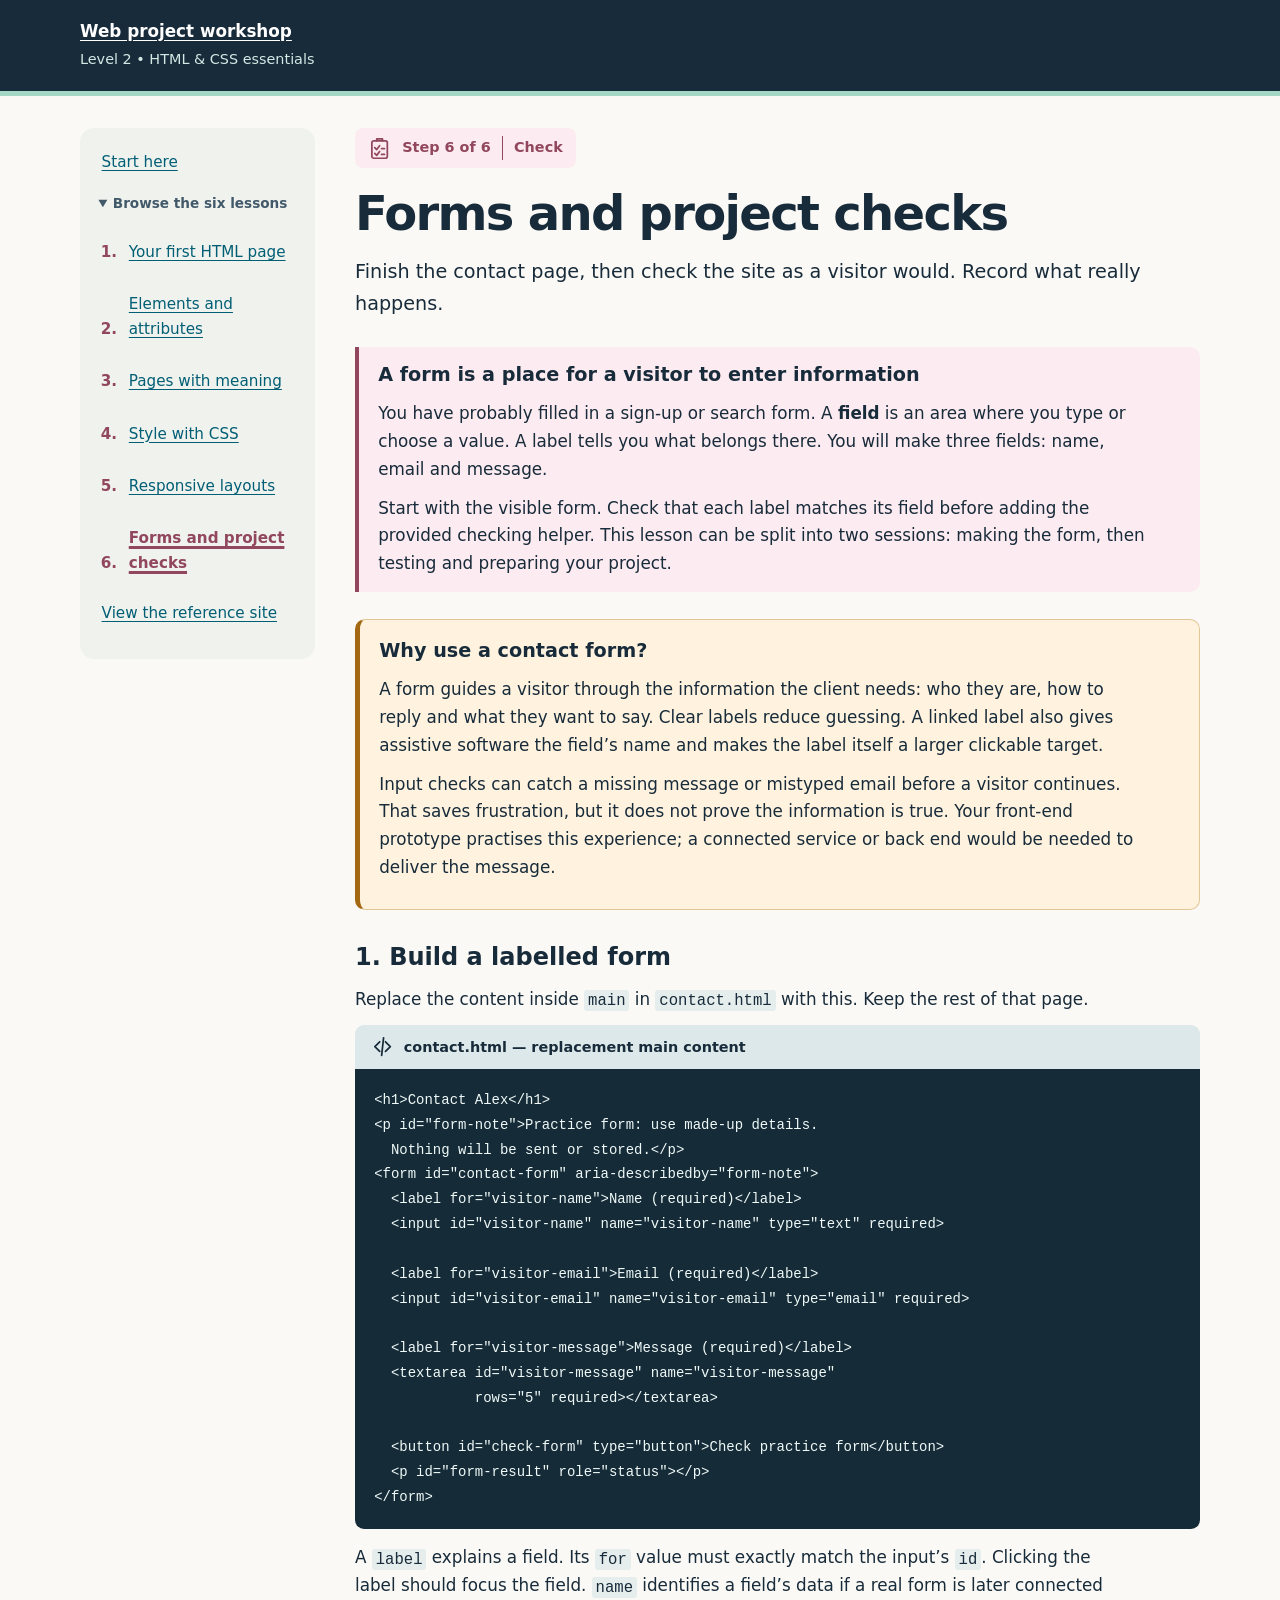
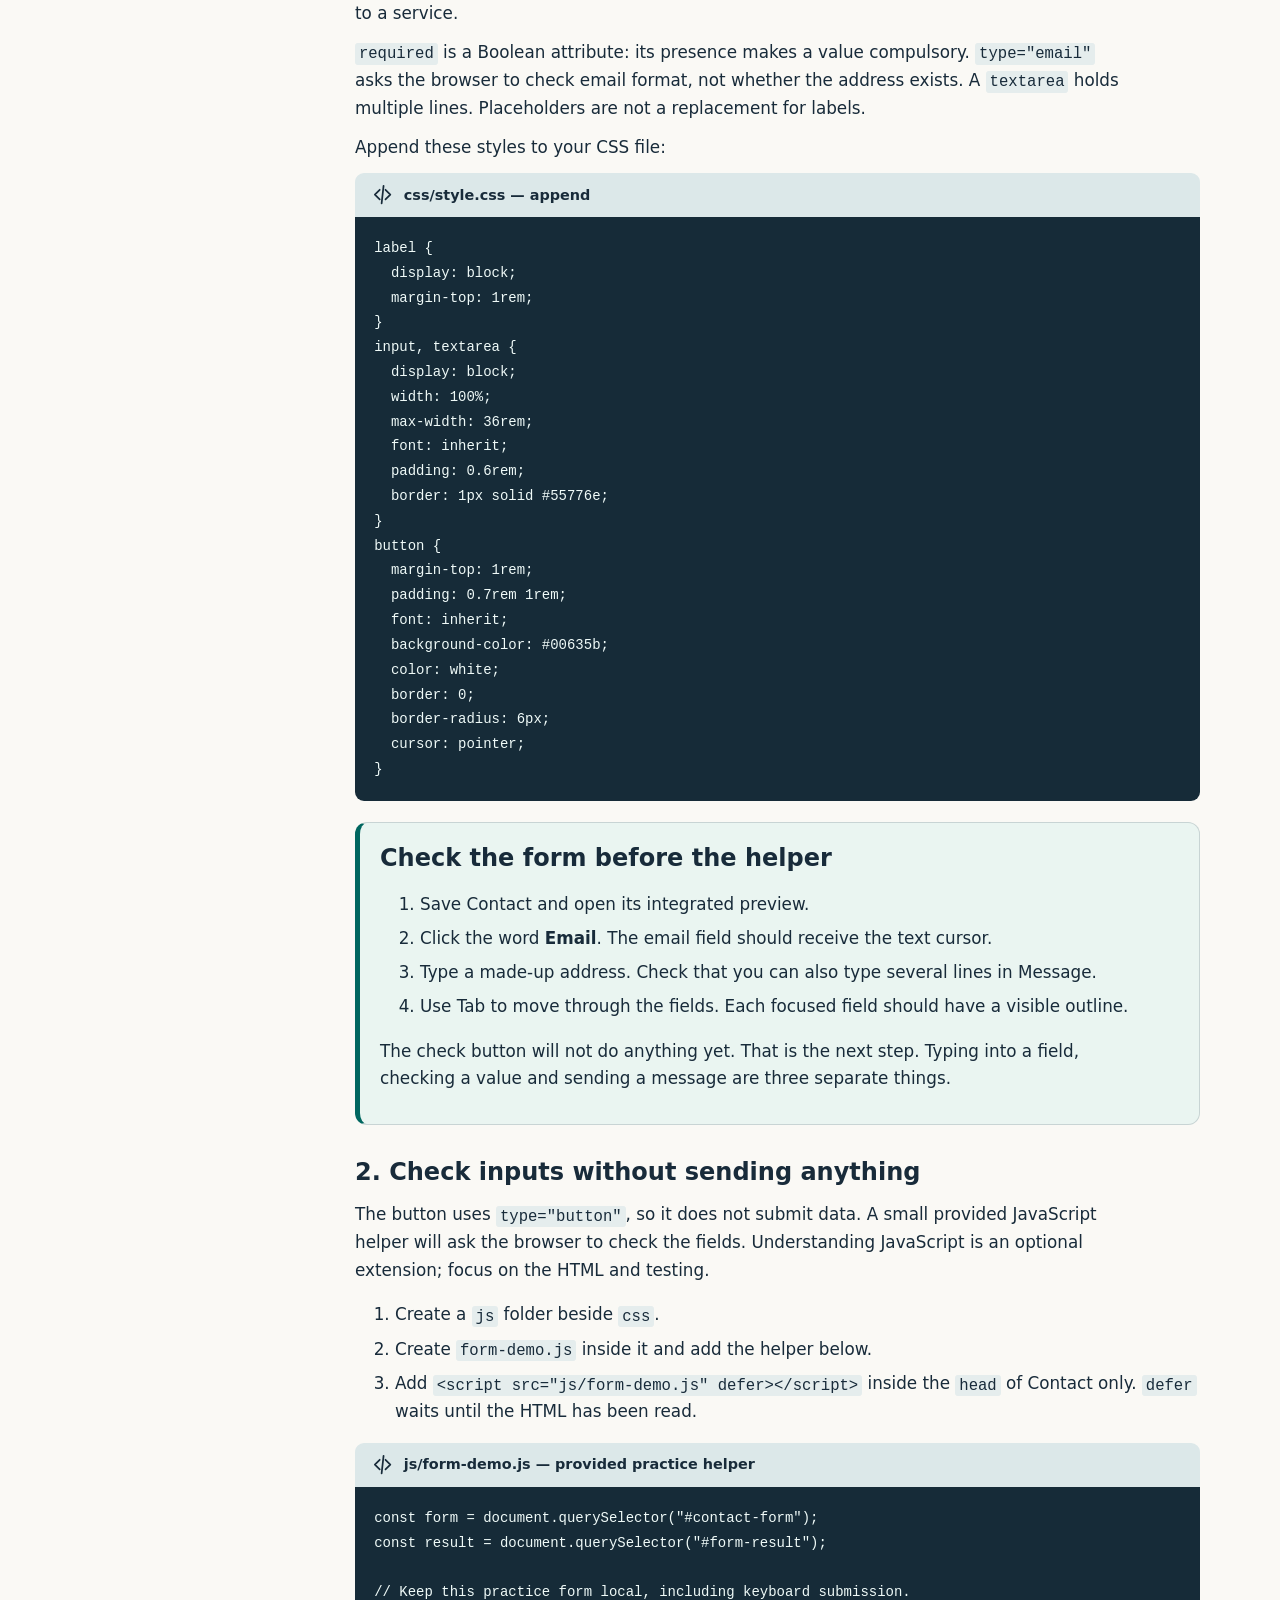
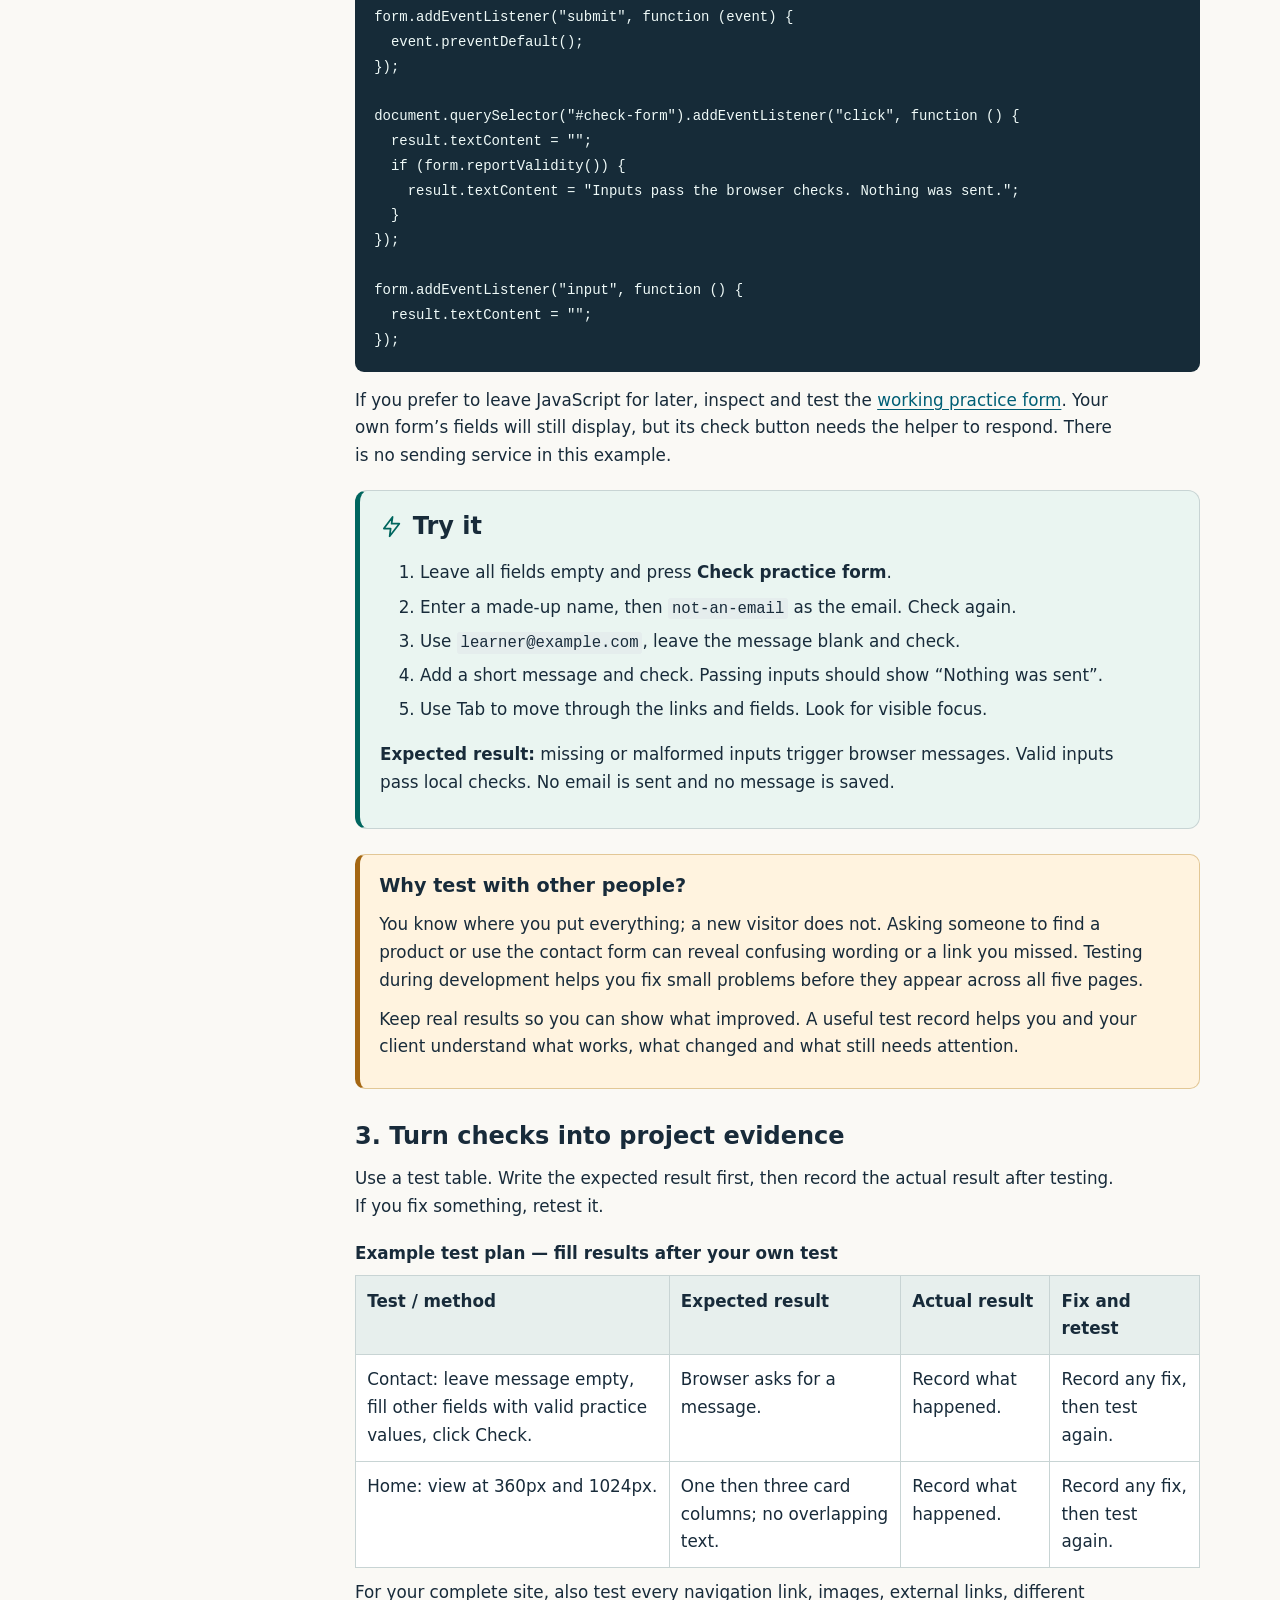
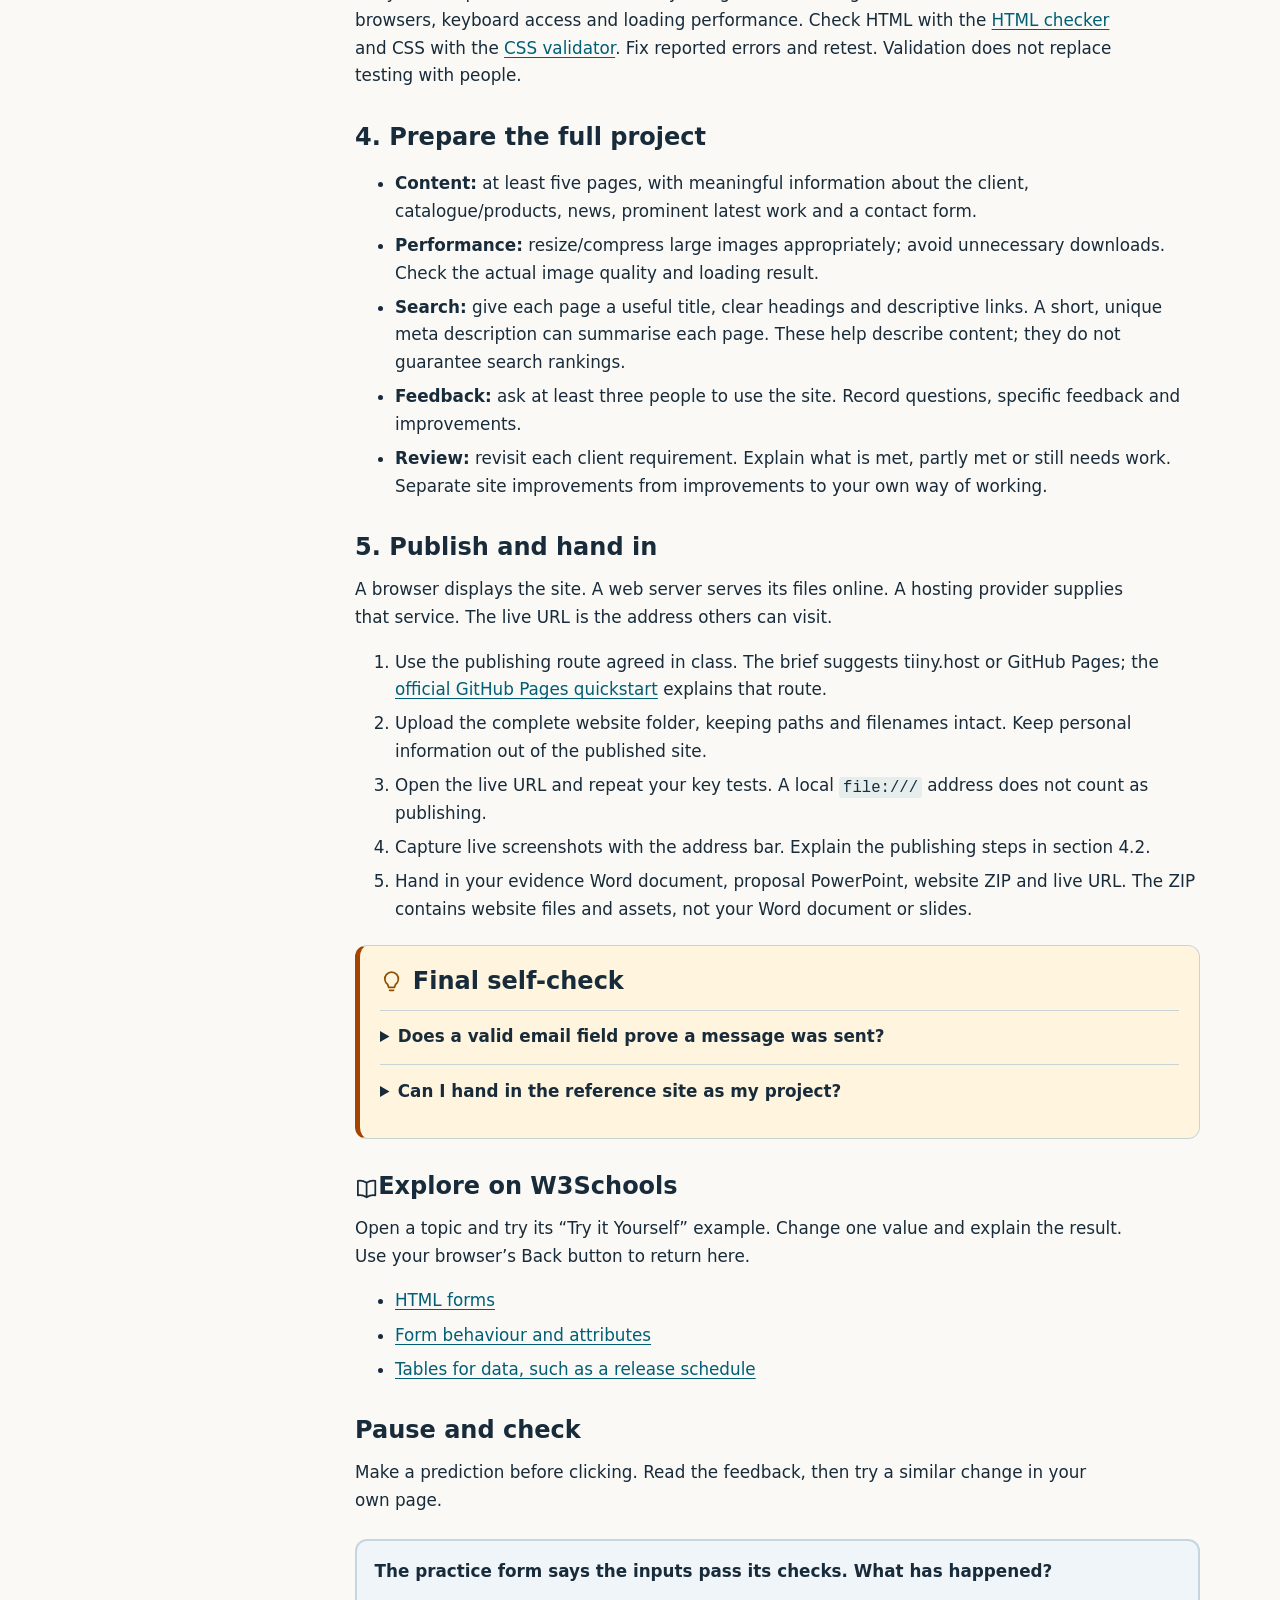
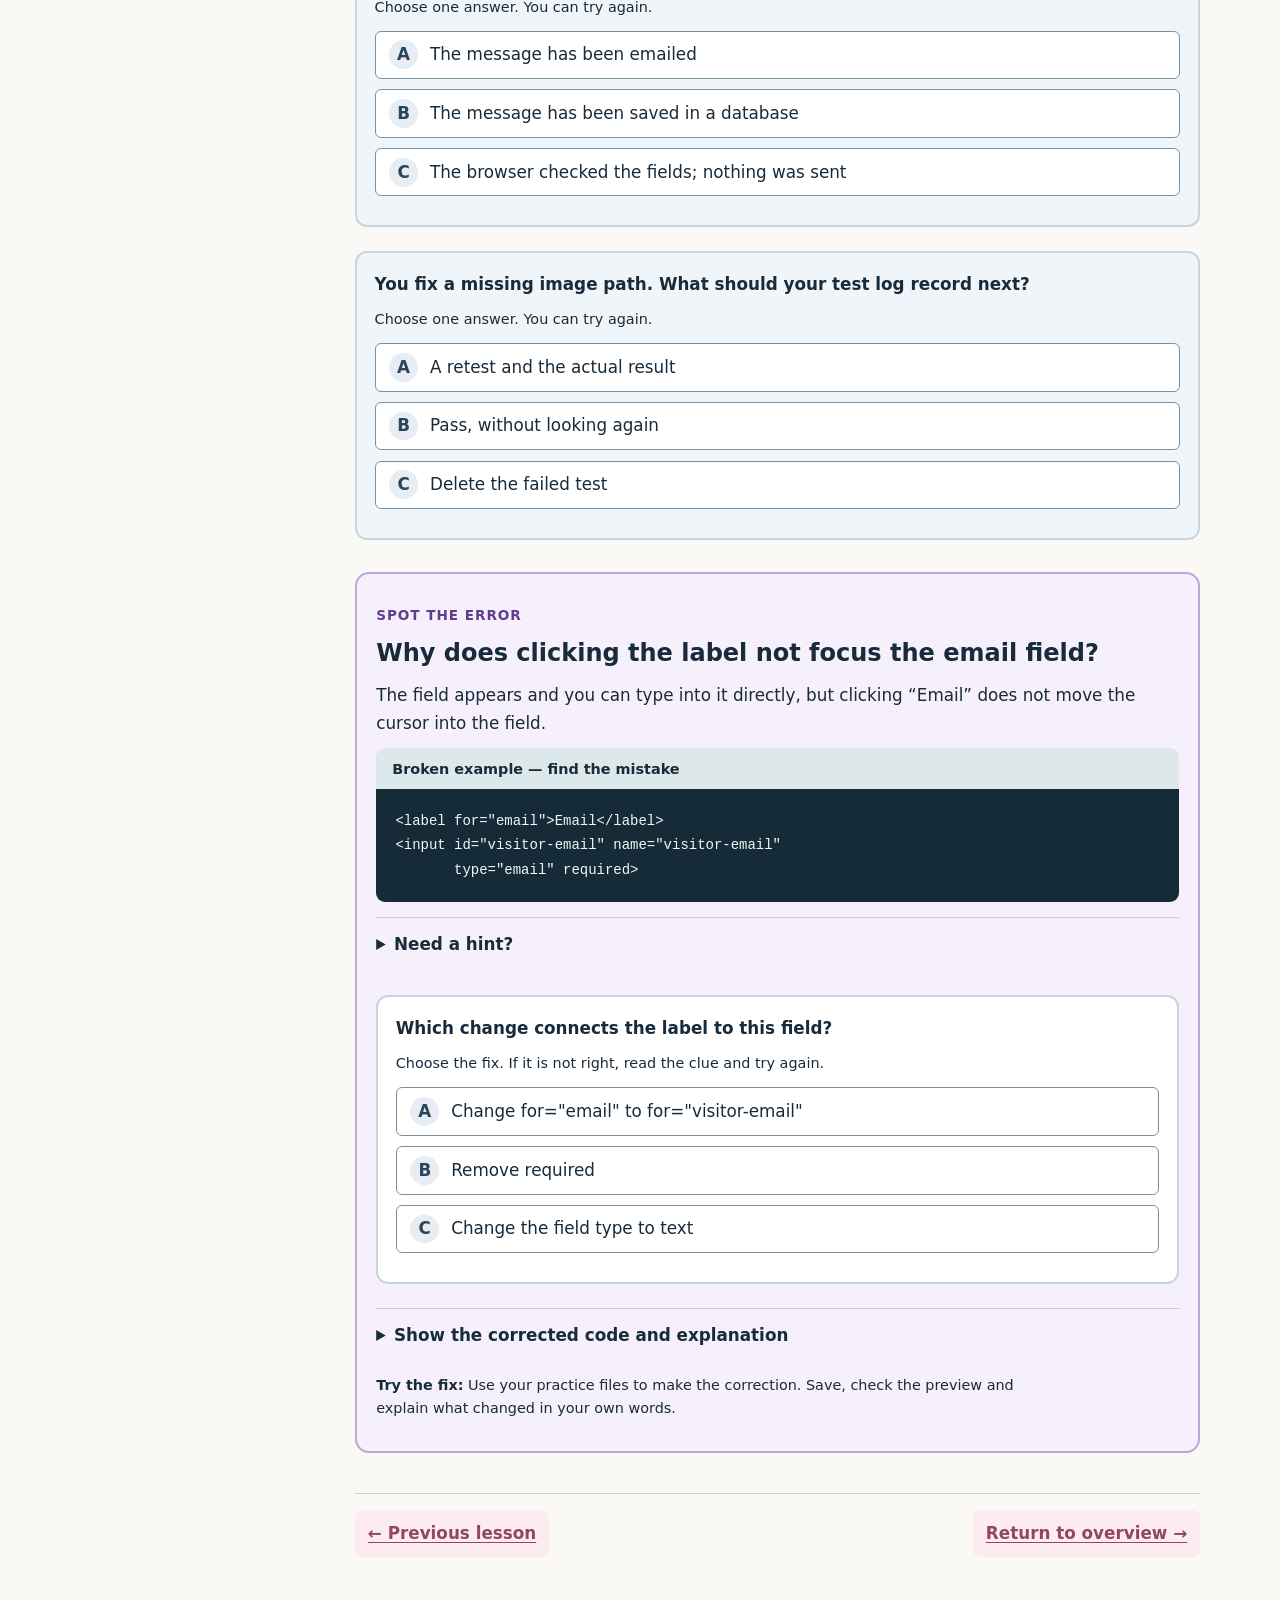
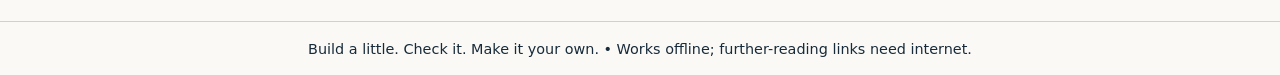
<file: 06-forms-testing.html>
<!doctype html>
<html lang="en-GB"><head><meta charset="utf-8"><meta name="viewport" content="width=device-width, initial-scale=1"><title>Forms and project checks | Web project workshop</title><link rel="stylesheet" href="tutorial.css"><script src="tutorial.js" defer></script></head>
<body data-step="6"><a class="skip" href="#main">Skip to lesson</a><header class="site-header"><a href="project_tutorial.html">Web project workshop</a><p>Level 2 • HTML &amp; CSS essentials</p></header><div class="shell"><nav class="lesson-nav" aria-label="Tutorial lessons"><a href="project_tutorial.html">Start here</a><details class="lesson-menu" open><summary>Browse the six lessons</summary><ol><li><a href="01-first-page.html">Your first HTML page</a></li><li><a href="02-elements-attributes.html">Elements and attributes</a></li><li><a href="03-semantic-pages.html">Pages with meaning</a></li><li><a href="04-css-basics.html">Style with CSS</a></li><li><a href="05-responsive-layout.html">Responsive layouts</a></li><li><a href="06-forms-testing.html" aria-current="page">Forms and project checks</a></li></ol><p><a href="example/index.html">View the reference site</a></p></details></nav><main id="main"><div class="lesson-badge"><svg class="icon" viewBox="0 0 24 24" fill="none" stroke="currentColor" stroke-width="1.8" stroke-linecap="round" stroke-linejoin="round" aria-hidden="true"><rect x="4" y="4" width="16" height="18" rx="2"/><path d="M9 4V2h6v2m-8 7 2 2 3-4m2 3h3m-10 5 2 2 3-4m2 3h3"/></svg><span>Step 6 of 6</span><span class="badge-topic">Check</span></div><h1>Forms and project checks</h1><p class="intro">Finish the contact page, then check the site as a visitor would. Record what really happens.</p><section class="recap"><h2>A form is a place for a visitor to enter information</h2><p>You have probably filled in a sign-up or search form. A <strong>field</strong> is an area where you type or choose a value. A label tells you what belongs there. You will make three fields: name, email and message.</p><p>Start with the visible form. Check that each label matches its field before adding the provided checking helper. This lesson can be split into two sessions: making the form, then testing and preparing your project.</p></section><aside class="why-panel"><h2>Why use a contact form?</h2><p>A form guides a visitor through the information the client needs: who they are, how to reply and what they want to say. Clear labels reduce guessing. A linked label also gives assistive software the field’s name and makes the label itself a larger clickable target.</p><p>Input checks can catch a missing message or mistyped email before a visitor continues. That saves frustration, but it does not prove the information is true. Your front-end prototype practises this experience; a connected service or back end would be needed to deliver the message.</p></aside><h2>1. Build a labelled form</h2><p>Replace the content inside <code>main</code> in <code>contact.html</code> with this. Keep the rest of that page.</p><p class="code-title"><svg class="icon" viewBox="0 0 24 24" fill="none" stroke="currentColor" stroke-width="1.8" stroke-linecap="round" stroke-linejoin="round" aria-hidden="true"><path d="m9 7-5 5 5 5m6-10 5 5-5 5m-2-14-2 18"/></svg>contact.html — replacement main content</p><pre tabindex="0" aria-label="contact.html — replacement main content"><code>&lt;h1&gt;Contact Alex&lt;/h1&gt;
&lt;p id=&quot;form-note&quot;&gt;Practice form: use made-up details.
  Nothing will be sent or stored.&lt;/p&gt;
&lt;form id=&quot;contact-form&quot; aria-describedby=&quot;form-note&quot;&gt;
  &lt;label for=&quot;visitor-name&quot;&gt;Name (required)&lt;/label&gt;
  &lt;input id=&quot;visitor-name&quot; name=&quot;visitor-name&quot; type=&quot;text&quot; required&gt;

  &lt;label for=&quot;visitor-email&quot;&gt;Email (required)&lt;/label&gt;
  &lt;input id=&quot;visitor-email&quot; name=&quot;visitor-email&quot; type=&quot;email&quot; required&gt;

  &lt;label for=&quot;visitor-message&quot;&gt;Message (required)&lt;/label&gt;
  &lt;textarea id=&quot;visitor-message&quot; name=&quot;visitor-message&quot;
            rows=&quot;5&quot; required&gt;&lt;/textarea&gt;

  &lt;button id=&quot;check-form&quot; type=&quot;button&quot;&gt;Check practice form&lt;/button&gt;
  &lt;p id=&quot;form-result&quot; role=&quot;status&quot;&gt;&lt;/p&gt;
&lt;/form&gt;</code></pre><p>A <code>label</code> explains a field. Its <code>for</code> value must exactly match the input’s <code>id</code>. Clicking the label should focus the field. <code>name</code> identifies a field’s data if a real form is later connected to a service.</p><p><code>required</code> is a Boolean attribute: its presence makes a value compulsory. <code>type="email"</code> asks the browser to check email format, not whether the address exists. A <code>textarea</code> holds multiple lines. Placeholders are not a replacement for labels.</p><p>Append these styles to your CSS file:</p><p class="code-title"><svg class="icon" viewBox="0 0 24 24" fill="none" stroke="currentColor" stroke-width="1.8" stroke-linecap="round" stroke-linejoin="round" aria-hidden="true"><path d="m9 7-5 5 5 5m6-10 5 5-5 5m-2-14-2 18"/></svg>css/style.css — append</p><pre tabindex="0" aria-label="css/style.css — append"><code>label {
  display: block;
  margin-top: 1rem;
}
input, textarea {
  display: block;
  width: 100%;
  max-width: 36rem;
  font: inherit;
  padding: 0.6rem;
  border: 1px solid #55776e;
}
button {
  margin-top: 1rem;
  padding: 0.7rem 1rem;
  font: inherit;
  background-color: #00635b;
  color: white;
  border: 0;
  border-radius: 6px;
  cursor: pointer;
}</code></pre>
<div class="task"><h2>Check the form before the helper</h2><ol><li>Save Contact and open its integrated preview.</li><li>Click the word <strong>Email</strong>. The email field should receive the text cursor.</li><li>Type a made-up address. Check that you can also type several lines in Message.</li><li>Use Tab to move through the fields. Each focused field should have a visible outline.</li></ol><p>The check button will not do anything yet. That is the next step. Typing into a field, checking a value and sending a message are three separate things.</p></div><h2>2. Check inputs without sending anything</h2><p>The button uses <code>type="button"</code>, so it does not submit data. A small provided JavaScript helper will ask the browser to check the fields. Understanding JavaScript is an optional extension; focus on the HTML and testing.</p><ol><li>Create a <code>js</code> folder beside <code>css</code>.</li><li>Create <code>form-demo.js</code> inside it and add the helper below.</li><li>Add <code>&lt;script src="js/form-demo.js" defer&gt;&lt;/script&gt;</code> inside the <code>head</code> of Contact only. <code>defer</code> waits until the HTML has been read.</li></ol><p class="code-title"><svg class="icon" viewBox="0 0 24 24" fill="none" stroke="currentColor" stroke-width="1.8" stroke-linecap="round" stroke-linejoin="round" aria-hidden="true"><path d="m9 7-5 5 5 5m6-10 5 5-5 5m-2-14-2 18"/></svg>js/form-demo.js — provided practice helper</p><pre tabindex="0" aria-label="js/form-demo.js — provided practice helper"><code>const form = document.querySelector(&quot;#contact-form&quot;);
const result = document.querySelector(&quot;#form-result&quot;);

// Keep this practice form local, including keyboard submission.
form.addEventListener(&quot;submit&quot;, function (event) {
  event.preventDefault();
});

document.querySelector(&quot;#check-form&quot;).addEventListener(&quot;click&quot;, function () {
  result.textContent = &quot;&quot;;
  if (form.reportValidity()) {
    result.textContent = &quot;Inputs pass the browser checks. Nothing was sent.&quot;;
  }
});

form.addEventListener(&quot;input&quot;, function () {
  result.textContent = &quot;&quot;;
});</code></pre><p>If you prefer to leave JavaScript for later, inspect and test the <a href="example/contact.html">working practice form</a>. Your own form’s fields will still display, but its check button needs the helper to respond. There is no sending service in this example.</p><section class="task"><h2><svg class="icon" viewBox="0 0 24 24" fill="none" stroke="currentColor" stroke-width="1.8" stroke-linecap="round" stroke-linejoin="round" aria-hidden="true"><path d="m13 2-9 12h7l-1 8 10-13h-8Z"/></svg>Try it</h2><ol><li>Leave all fields empty and press <strong>Check practice form</strong>.</li><li>Enter a made-up name, then <code>not-an-email</code> as the email. Check again.</li><li>Use <code>learner@example.com</code>, leave the message blank and check.</li><li>Add a short message and check. Passing inputs should show “Nothing was sent”.</li><li>Use Tab to move through the links and fields. Look for visible focus.</li></ol><p><strong>Expected result:</strong> missing or malformed inputs trigger browser messages. Valid inputs pass local checks. No email is sent and no message is saved.</p></section><aside class="why-panel"><h2>Why test with other people?</h2><p>You know where you put everything; a new visitor does not. Asking someone to find a product or use the contact form can reveal confusing wording or a link you missed. Testing during development helps you fix small problems before they appear across all five pages.</p><p>Keep real results so you can show what improved. A useful test record helps you and your client understand what works, what changed and what still needs attention.</p></aside><h2>3. Turn checks into project evidence</h2><p>Use a test table. Write the expected result first, then record the actual result after testing. If you fix something, retest it.</p><div class="table-wrap"><table><caption>Example test plan — fill results after your own test</caption><thead><tr><th scope="col">Test / method</th><th scope="col">Expected result</th><th scope="col">Actual result</th><th scope="col">Fix and retest</th></tr></thead><tbody><tr><td>Contact: leave message empty, fill other fields with valid practice values, click Check.</td><td>Browser asks for a message.</td><td>Record what happened.</td><td>Record any fix, then test again.</td></tr><tr><td>Home: view at 360px and 1024px.</td><td>One then three card columns; no overlapping text.</td><td>Record what happened.</td><td>Record any fix, then test again.</td></tr></tbody></table></div><p>For your complete site, also test every navigation link, images, external links, different browsers, keyboard access and loading performance. Check HTML with the <a href="https://validator.w3.org/nu/">HTML checker</a> and CSS with the <a href="https://jigsaw.w3.org/css-validator/">CSS validator</a>. Fix reported errors and retest. Validation does not replace testing with people.</p>
<h2>4. Prepare the full project</h2><ul><li><strong>Content:</strong> at least five pages, with meaningful information about the client, catalogue/products, news, prominent latest work and a contact form.</li><li><strong>Performance:</strong> resize/compress large images appropriately; avoid unnecessary downloads. Check the actual image quality and loading result.</li><li><strong>Search:</strong> give each page a useful title, clear headings and descriptive links. A short, unique meta description can summarise each page. These help describe content; they do not guarantee search rankings.</li><li><strong>Feedback:</strong> ask at least three people to use the site. Record questions, specific feedback and improvements.</li><li><strong>Review:</strong> revisit each client requirement. Explain what is met, partly met or still needs work. Separate site improvements from improvements to your own way of working.</li></ul>
<h2>5. Publish and hand in</h2><p>A browser displays the site. A web server serves its files online. A hosting provider supplies that service. The live URL is the address others can visit.</p><ol><li>Use the publishing route agreed in class. The brief suggests tiiny.host or GitHub Pages; the <a href="https://docs.github.com/en/pages/quickstart">official GitHub Pages quickstart</a> explains that route.</li><li>Upload the complete website folder, keeping paths and filenames intact. Keep personal information out of the published site.</li><li>Open the live URL and repeat your key tests. A local <code>file:///</code> address does not count as publishing.</li><li>Capture live screenshots with the address bar. Explain the publishing steps in section 4.2.</li><li>Hand in your evidence Word document, proposal PowerPoint, website ZIP and live URL. The ZIP contains website files and assets, not your Word document or slides.</li></ol><section class="check"><h2><svg class="icon" viewBox="0 0 24 24" fill="none" stroke="currentColor" stroke-width="1.8" stroke-linecap="round" stroke-linejoin="round" aria-hidden="true"><path d="M9 18h6m-5 3h4M8 15a7 7 0 1 1 8 0l-1 3H9Z"/></svg>Final self-check</h2><details><summary>Does a valid email field prove a message was sent?</summary><p>No. Browser validation only checks inputs. Sending messages needs a connected service or back end. Describe the prototype honestly in your client-requirements review.</p></details><details><summary>Can I hand in the reference site as my project?</summary><p>Use it for practice and comparison. Your assessed work needs your own client research, proposal, wireframes, content, decisions, testing evidence and explanations.</p></details></section><section><h2 class="reading-title"><svg class="icon" viewBox="0 0 24 24" fill="none" stroke="currentColor" stroke-width="1.8" stroke-linecap="round" stroke-linejoin="round" aria-hidden="true"><path d="M12 6v15M3 4c4-1 6 0 9 2 3-2 5-3 9-2v15c-4-1-6 0-9 2-3-2-5-3-9-2Z"/></svg>Explore on W3Schools</h2><p>Open a topic and try its “Try it Yourself” example. Change one value and explain the result. Use your browser’s Back button to return here.</p><ul><li><a href="https://www.w3schools.com/html/html_forms.asp">HTML forms</a></li><li><a href="https://www.w3schools.com/html/html_form_attributes.asp">Form behaviour and attributes</a></li><li><a href="https://www.w3schools.com/html/html_tables.asp">Tables for data, such as a release schedule</a></li></ul></section><section class="understanding"><h2>Pause and check</h2><p>Make a prediction before clicking. Read the feedback, then try a similar change in your own page.</p><fieldset class="quiz" id="quiz-6-1"><legend>The practice form says the inputs pass its checks. What has happened?</legend><p class="small">Choose one answer. You can try again.</p><div class="quiz-options"><button type="button" class="quiz-option" aria-pressed="false" data-correct="false" data-feedback="Emailing needs a connected sending service. This helper only checks inputs." disabled><span class="answer-letter">A</span><span>The message has been emailed</span></button><button type="button" class="quiz-option" aria-pressed="false" data-correct="false" data-feedback="There is no database connected to the practice form." disabled><span class="answer-letter">B</span><span>The message has been saved in a database</span></button><button type="button" class="quiz-option" aria-pressed="false" data-correct="true" data-feedback="Correct. Input checking is separate from storing or sending a message." disabled><span class="answer-letter">C</span><span>The browser checked the fields; nothing was sent</span></button></div><p class="quiz-feedback" role="status" aria-live="polite" aria-atomic="true"></p><noscript><p>Clickable answers need JavaScript. Think of your answer, then open the explanation below.</p><details><summary>Answer and explanation</summary><p>The browser checked the fields; nothing was sent. Correct. Input checking is separate from storing or sending a message.</p></details></noscript></fieldset><fieldset class="quiz" id="quiz-6-2"><legend>You fix a missing image path. What should your test log record next?</legend><p class="small">Choose one answer. You can try again.</p><div class="quiz-options"><button type="button" class="quiz-option" aria-pressed="false" data-correct="true" data-feedback="Correct. Test the image again and record whether the change fixed it." disabled><span class="answer-letter">A</span><span>A retest and the actual result</span></button><button type="button" class="quiz-option" aria-pressed="false" data-correct="false" data-feedback="A likely fix is not yet a verified fix. Check the actual result." disabled><span class="answer-letter">B</span><span>Pass, without looking again</span></button><button type="button" class="quiz-option" aria-pressed="false" data-correct="false" data-feedback="The failure and fix are useful evidence. Keep them and add the retest." disabled><span class="answer-letter">C</span><span>Delete the failed test</span></button></div><p class="quiz-feedback" role="status" aria-live="polite" aria-atomic="true"></p><noscript><p>Clickable answers need JavaScript. Think of your answer, then open the explanation below.</p><details><summary>Answer and explanation</summary><p>A retest and the actual result. Correct. Test the image again and record whether the change fixed it.</p></details></noscript></fieldset></section><section class="debug-check" id="debug-6"><p class="kicker">Spot the error</p><h2>Why does clicking the label not focus the email field?</h2><p>The field appears and you can type into it directly, but clicking “Email” does not move the cursor into the field.</p><p class="code-title">Broken example — find the mistake</p><pre tabindex="0" aria-label="Broken code to inspect"><code>&lt;label for=&quot;email&quot;&gt;Email&lt;/label&gt;
&lt;input id=&quot;visitor-email&quot; name=&quot;visitor-email&quot;
       type=&quot;email&quot; required&gt;</code></pre><details><summary>Need a hint?</summary><p>Compare the label’s for value with the input’s id value.</p></details><fieldset class="quiz"><legend>Which change connects the label to this field?</legend><p class="small">Choose the fix. If it is not right, read the clue and try again.</p><div class="quiz-options"><button type="button" class="quiz-option" aria-pressed="false" data-correct="true" data-feedback="Correct. The label’s for value must exactly match the input’s id. That connection also helps assistive technology identify the field." disabled><span class="answer-letter">A</span><span>Change for=&quot;email&quot; to for=&quot;visitor-email&quot;</span></button><button type="button" class="quiz-option" aria-pressed="false" data-correct="false" data-feedback="required controls whether a value is compulsory. It does not connect the label." disabled><span class="answer-letter">B</span><span>Remove required</span></button><button type="button" class="quiz-option" aria-pressed="false" data-correct="false" data-feedback="type=&quot;email&quot; is appropriate here. The mismatch is between for and id." disabled><span class="answer-letter">C</span><span>Change the field type to text</span></button></div><p class="quiz-feedback" role="status" aria-live="polite" aria-atomic="true"></p><noscript><p>Clickable answers need JavaScript. Use the hint and open the worked fix below to check your answer.</p></noscript></fieldset><details class="debug-solution"><summary>Show the corrected code and explanation</summary><pre tabindex="0" aria-label="Corrected code"><code>&lt;label for=&quot;visitor-email&quot;&gt;Email&lt;/label&gt;
&lt;input id=&quot;visitor-email&quot; name=&quot;visitor-email&quot;
       type=&quot;email&quot; required&gt;</code></pre><p>Click the label again after the edit, then check keyboard access with Tab. Record the fix and the actual retest result.</p></details><p class="small"><strong>Try the fix:</strong> Use your practice files to make the correction. Save, check the preview and explain what changed in your own words.</p></section><nav class="pager" aria-label="Lesson navigation"><a href="05-responsive-layout.html">← Previous lesson</a><a href="project_tutorial.html">Return to overview →</a></nav></main></div><footer>Build a little. Check it. Make it your own. • Works offline; further-reading links need internet.</footer></body></html>
</file>
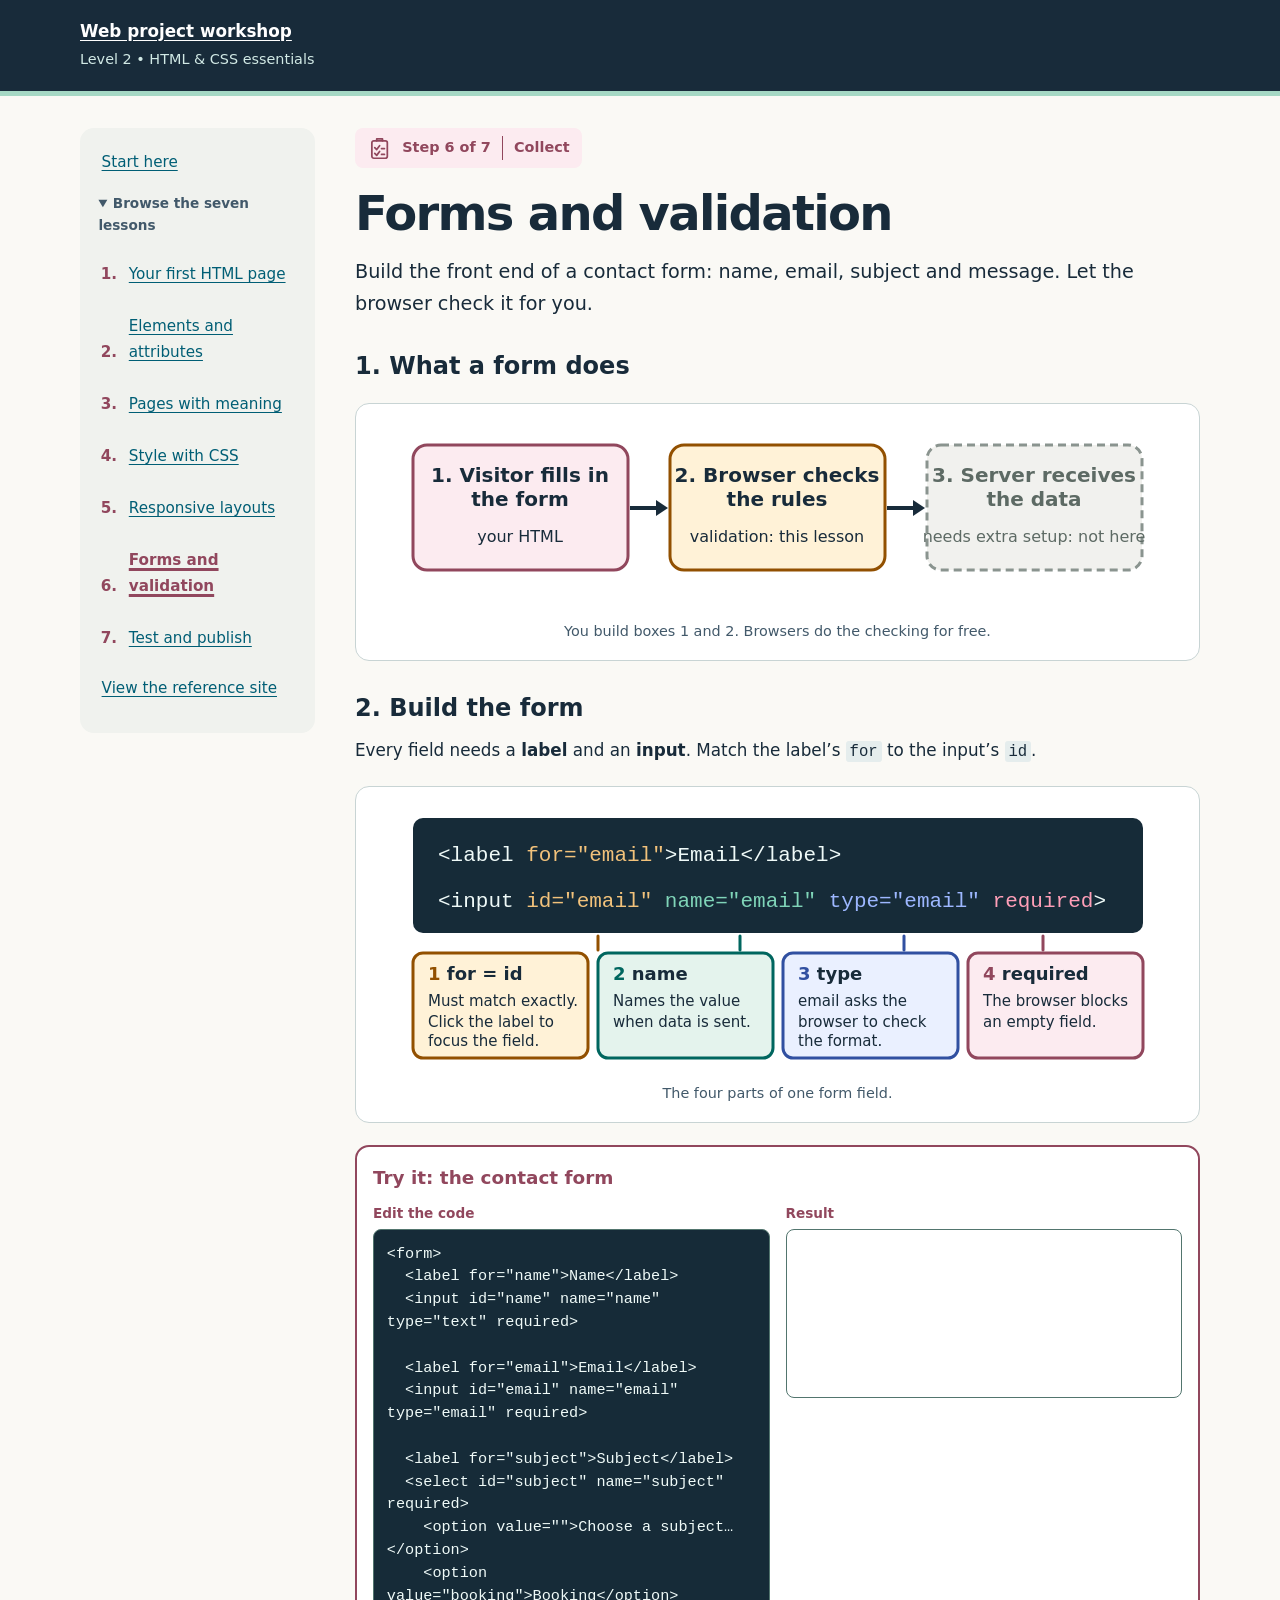
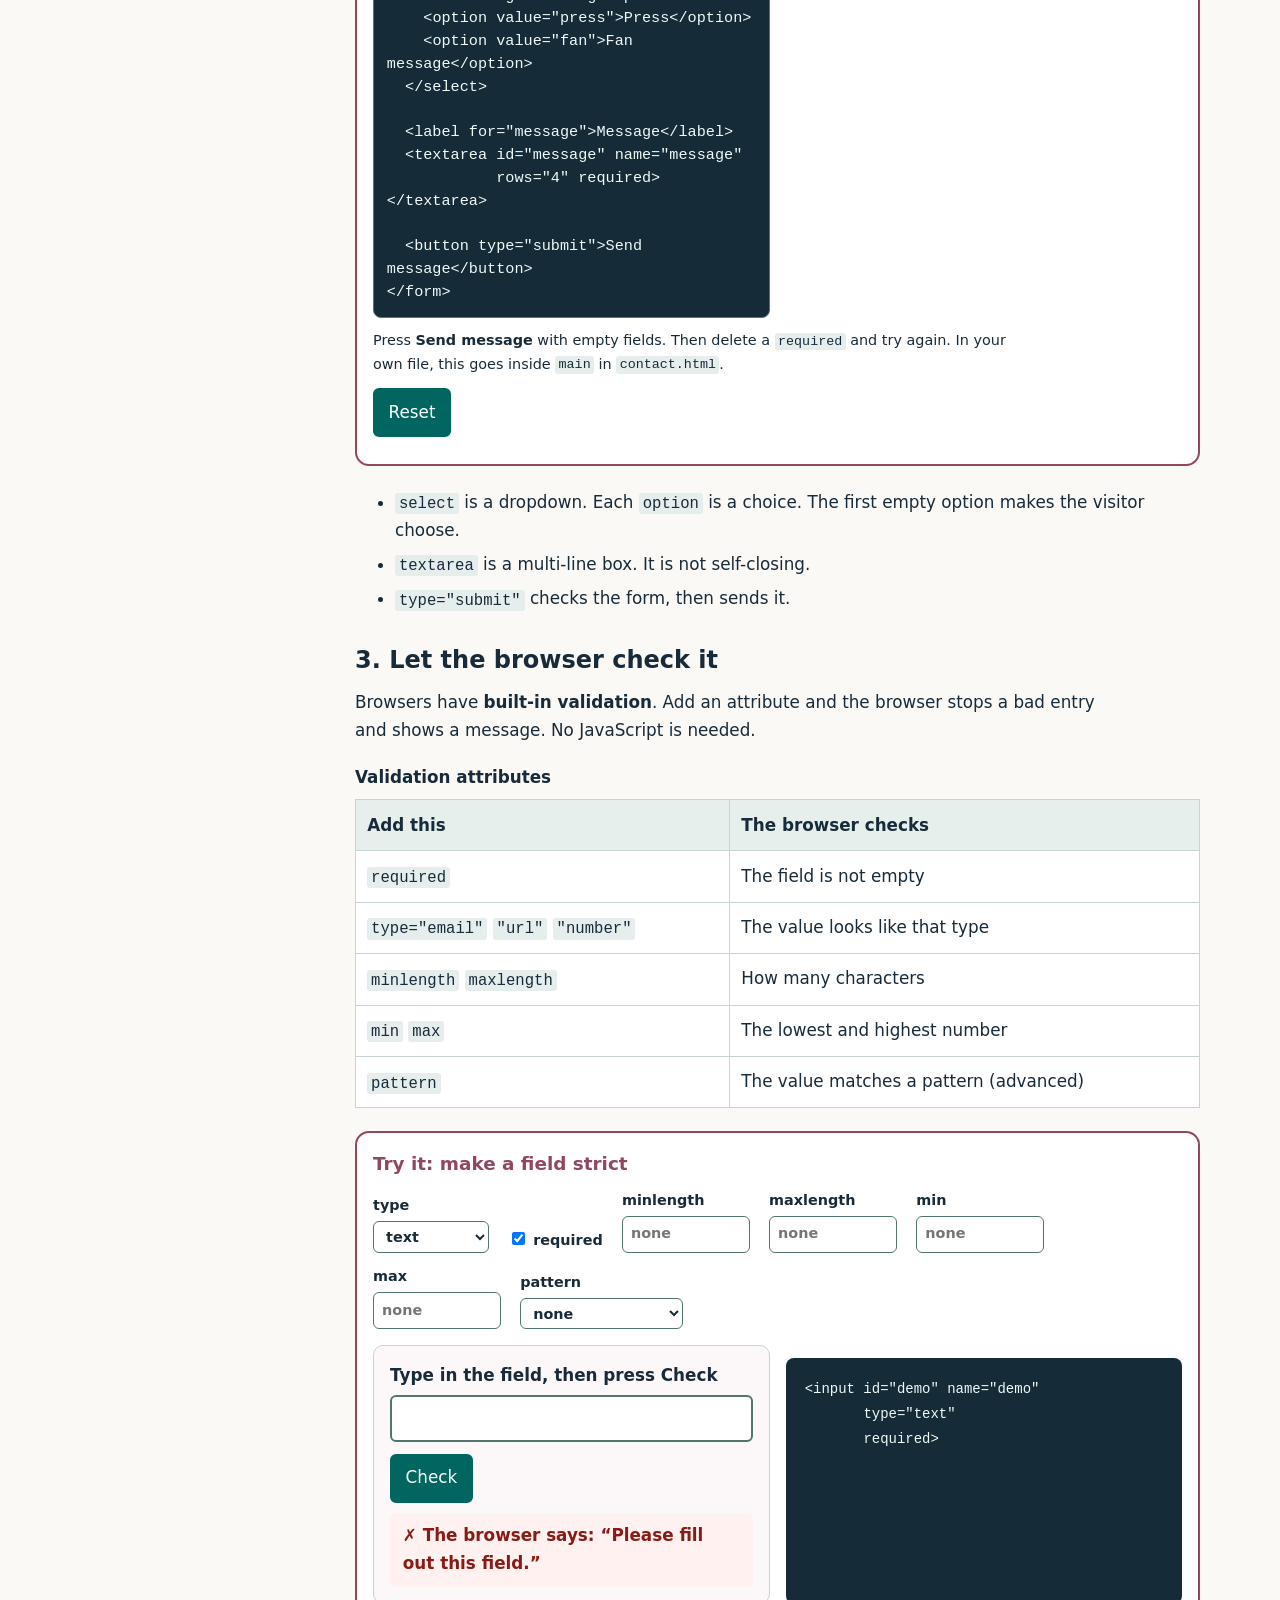
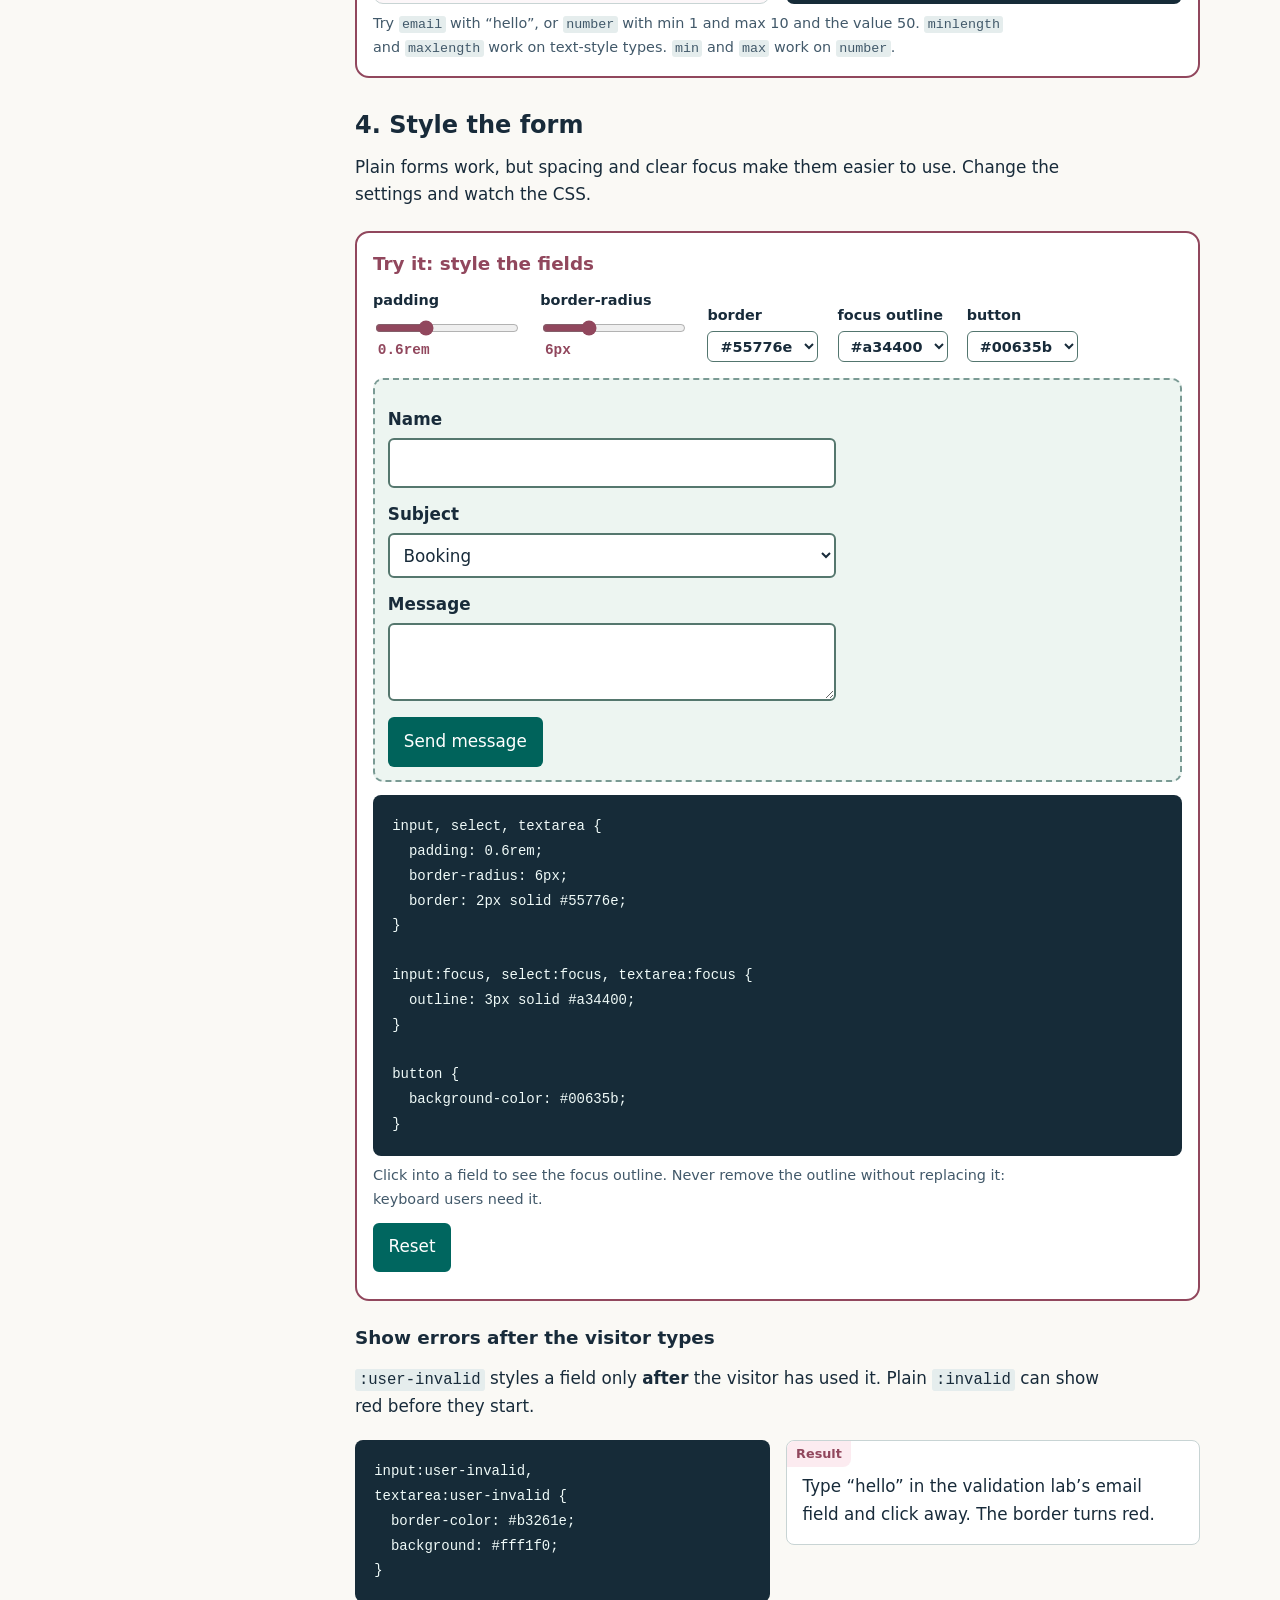
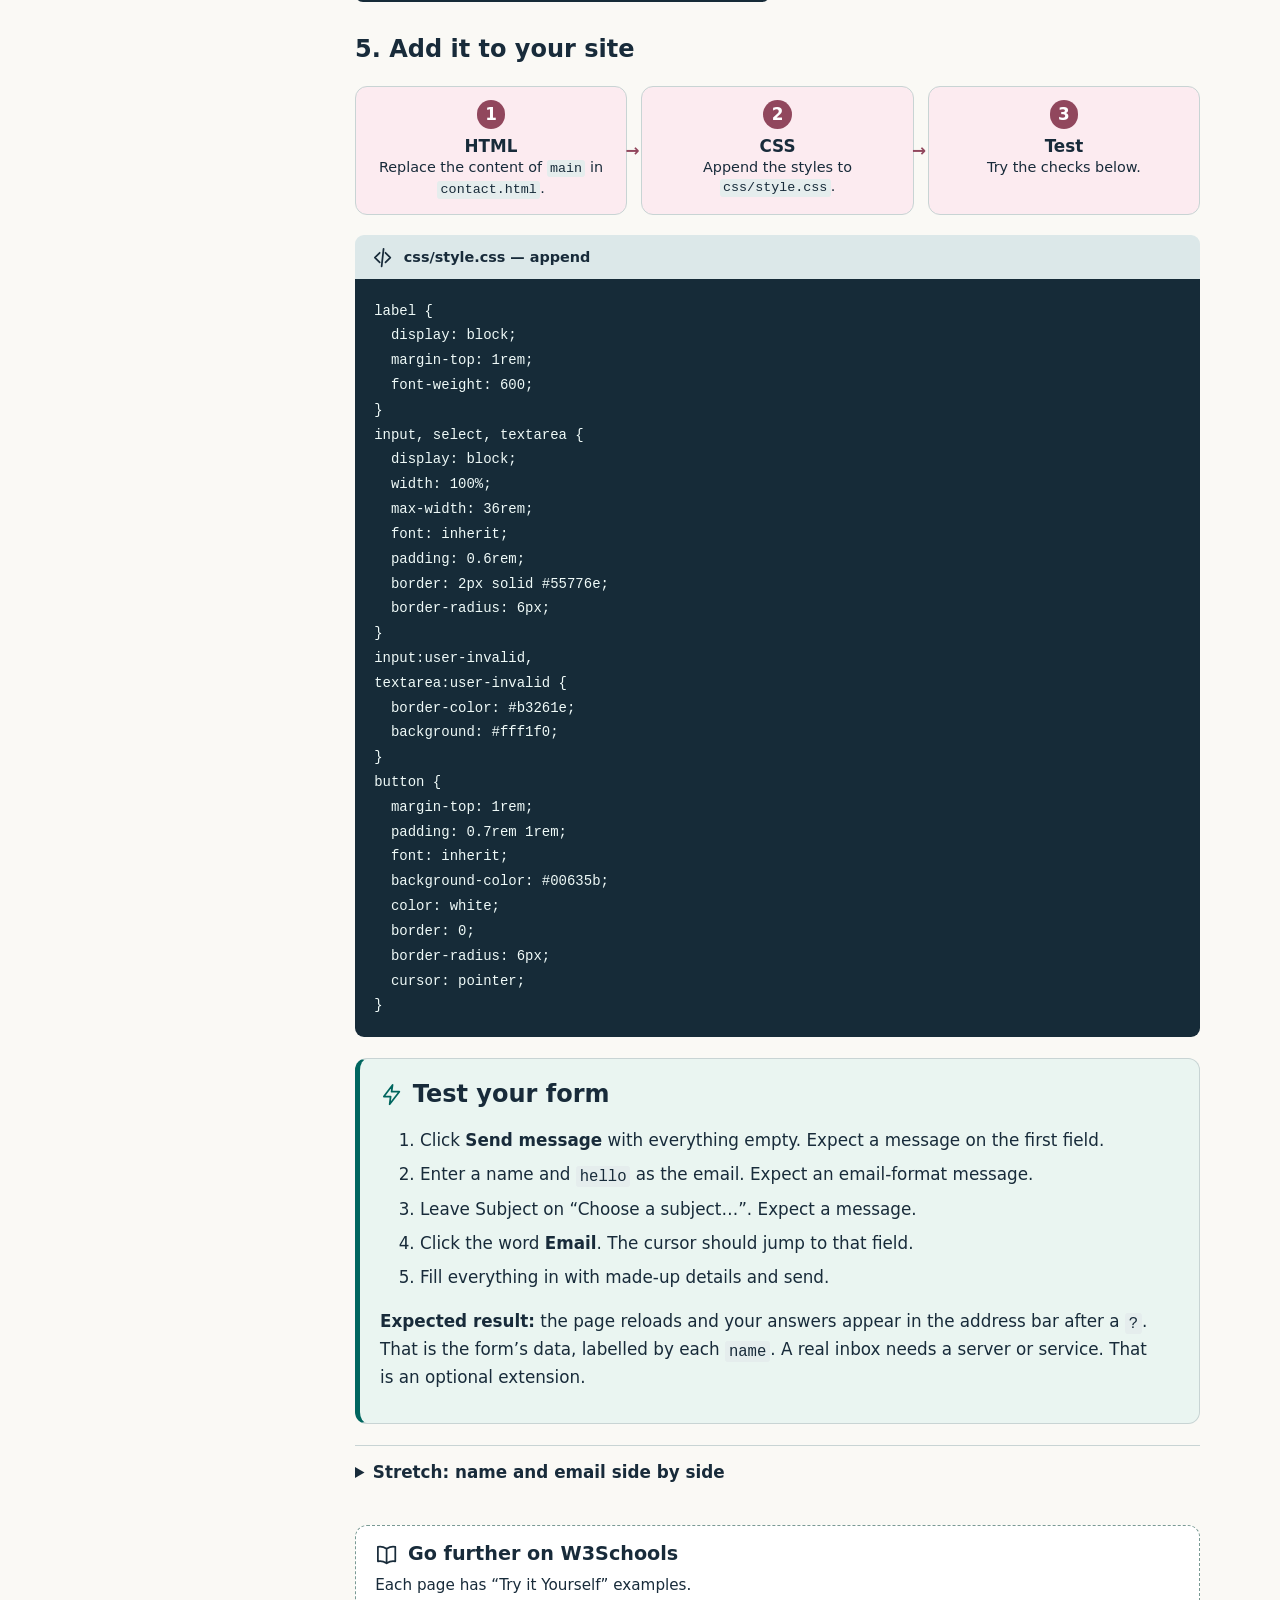
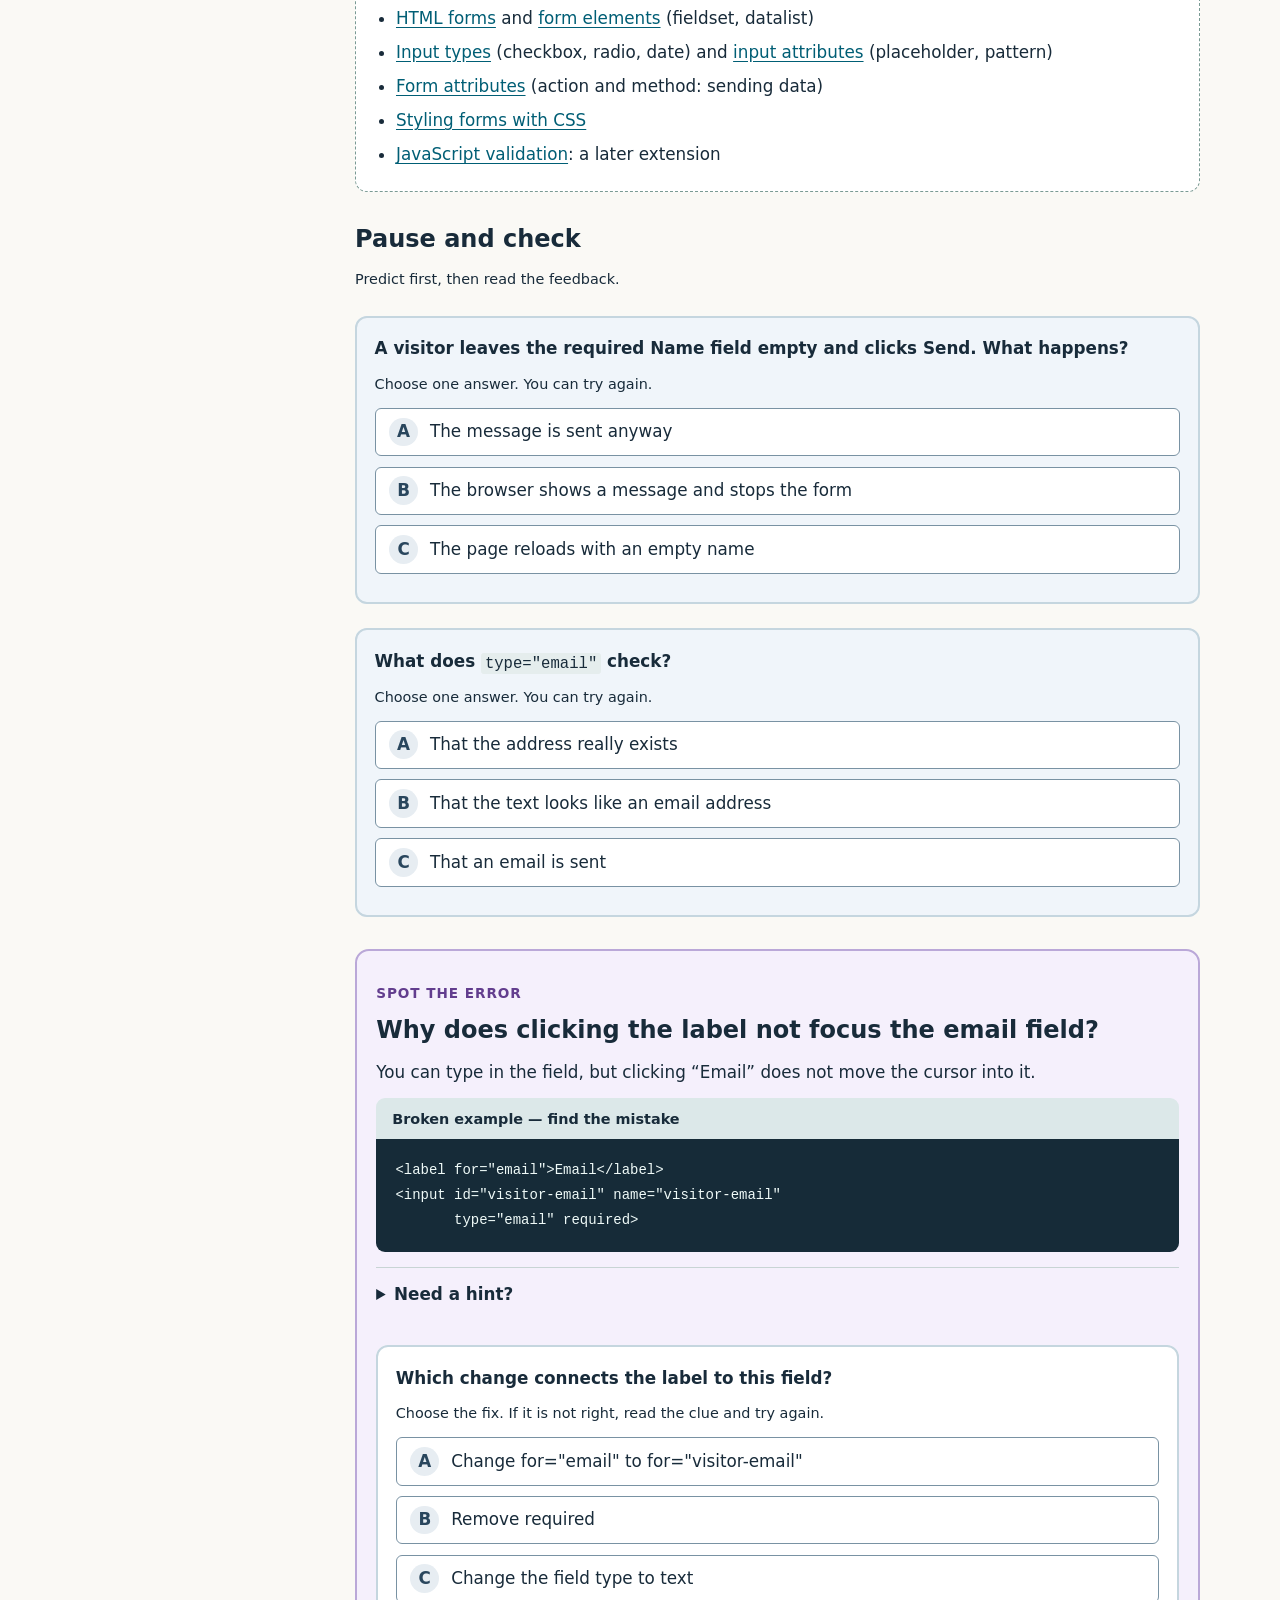
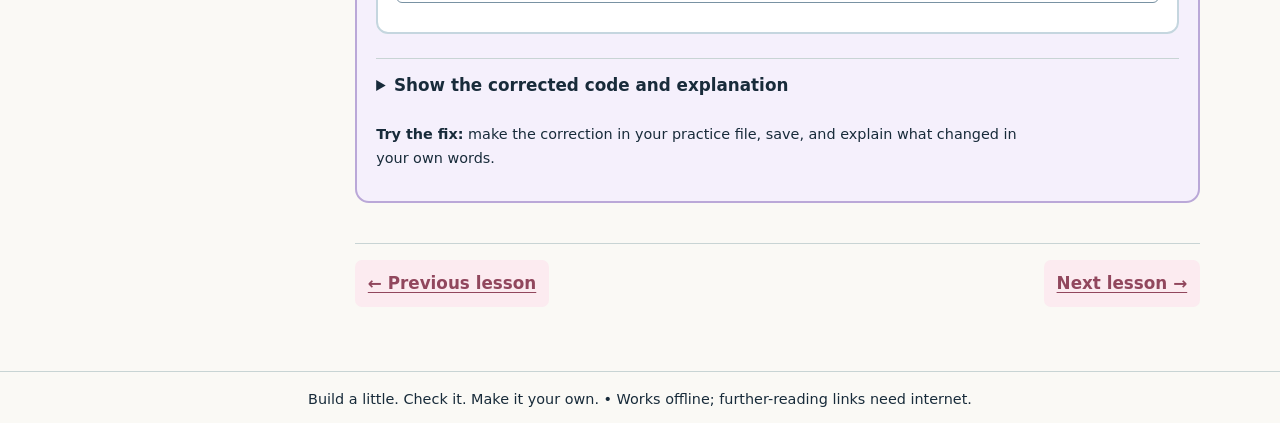
<file: 06-forms.html>
<!doctype html>
<html lang="en-GB"><head><meta charset="utf-8"><meta name="viewport" content="width=device-width, initial-scale=1"><title>Forms and validation | Web project workshop</title><link rel="stylesheet" href="tutorial.css"><script src="tutorial.js" defer></script><script src="forms-lab.js" defer></script></head>
<body data-step="6"><a class="skip" href="#main">Skip to lesson</a><header class="site-header"><a href="project_tutorial.html">Web project workshop</a><p>Level 2 • HTML &amp; CSS essentials</p></header><div class="shell"><nav class="lesson-nav" aria-label="Tutorial lessons"><a href="project_tutorial.html">Start here</a><details class="lesson-menu" open><summary>Browse the seven lessons</summary><ol><li><a href="01-first-page.html">Your first HTML page</a></li><li><a href="02-elements-attributes.html">Elements and attributes</a></li><li><a href="03-semantic-pages.html">Pages with meaning</a></li><li><a href="04-css-basics.html">Style with CSS</a></li><li><a href="05-responsive-layout.html">Responsive layouts</a></li><li><a href="06-forms.html" aria-current="page">Forms and validation</a></li><li><a href="07-testing-publishing.html">Test and publish</a></li></ol><p><a href="example/index.html">View the reference site</a></p></details></nav><main id="main"><div class="lesson-badge"><svg class="icon" viewBox="0 0 24 24" fill="none" stroke="currentColor" stroke-width="1.8" stroke-linecap="round" stroke-linejoin="round" aria-hidden="true"><rect x="4" y="4" width="16" height="18" rx="2"/><path d="M9 4V2h6v2m-8 7 2 2 3-4m2 3h3m-10 5 2 2 3-4m2 3h3"/></svg><span>Step 6 of 7</span><span class="badge-topic">Collect</span></div><h1>Forms and validation</h1><p class="intro">Build the front end of a contact form: name, email, subject and message. Let the browser check it for you.</p>

<h2>1. What a form does</h2>
<figure class="fig"><svg class="wide" viewBox="0 0 760 190" role="img" aria-labelledby="t-fw"><title id="t-fw">Three steps. One: the visitor fills in the form. Two: the browser checks the rules, called validation. Three: a server receives the data, which is not covered in this lesson.</title>
<rect x="15" y="25" width="215" height="125" rx="14" fill="#fcebf0" stroke="#91475d" stroke-width="3"/>
<rect x="272" y="25" width="215" height="125" rx="14" fill="#fff2d7" stroke="#925000" stroke-width="3"/>
<rect x="529" y="25" width="215" height="125" rx="14" fill="#f1f1ee" stroke="#8a948f" stroke-width="3" stroke-dasharray="8 5"/>
<g fill="#182b3a" text-anchor="middle"><text x="122" y="62" font-size="20" font-weight="700">1. Visitor fills in</text><text x="122" y="86" font-size="20" font-weight="700">the form</text><text x="122" y="122" font-size="16">your HTML</text>
<text x="379" y="62" font-size="20" font-weight="700">2. Browser checks</text><text x="379" y="86" font-size="20" font-weight="700">the rules</text><text x="379" y="122" font-size="16">validation: this lesson</text>
<text x="636" y="62" font-size="20" font-weight="700" fill="#5d6a64">3. Server receives</text><text x="636" y="86" font-size="20" font-weight="700" fill="#5d6a64">the data</text><text x="636" y="122" font-size="16" fill="#5d6a64">needs extra setup: not here</text></g>
<g stroke="#182b3a" stroke-width="4"><line x1="232" y1="88" x2="262" y2="88"/><line x1="489" y1="88" x2="519" y2="88"/></g><g fill="#182b3a"><polygon points="270,88 258,80 258,96"/><polygon points="527,88 515,80 515,96"/></g></svg><svg class="narrow" viewBox="0 0 360 410" role="img" aria-labelledby="t-fw2"><title id="t-fw2">Three steps. One: the visitor fills in the form. Two: the browser checks the rules, called validation. Three: a server receives the data, which is not covered in this lesson.</title>
<rect x="15" y="8" width="330" height="100" rx="14" fill="#fcebf0" stroke="#91475d" stroke-width="3"/>
<rect x="15" y="154" width="330" height="100" rx="14" fill="#fff2d7" stroke="#925000" stroke-width="3"/>
<rect x="15" y="300" width="330" height="100" rx="14" fill="#f1f1ee" stroke="#8a948f" stroke-width="3" stroke-dasharray="8 5"/>
<g fill="#182b3a" text-anchor="middle"><text x="180" y="46" font-size="22" font-weight="700">1. Visitor fills in the form</text><text x="180" y="82" font-size="18">your HTML</text>
<text x="180" y="192" font-size="22" font-weight="700">2. Browser checks the rules</text><text x="180" y="228" font-size="18">validation: this lesson</text>
<text x="180" y="338" font-size="22" font-weight="700" fill="#5d6a64">3. Server receives the data</text><text x="180" y="374" font-size="18" fill="#5d6a64">needs extra setup: not here</text></g>
<g stroke="#182b3a" stroke-width="4"><line x1="180" y1="112" x2="180" y2="140"/><line x1="180" y1="258" x2="180" y2="286"/></g><g fill="#182b3a"><polygon points="180,150 170,138 190,138"/><polygon points="180,296 170,284 190,284"/></g></svg><figcaption>You build boxes 1 and 2. Browsers do the checking for free.</figcaption></figure>

<h2>2. Build the form</h2>
<p>Every field needs a <strong>label</strong> and an <strong>input</strong>. Match the label’s <code>for</code> to the input’s <code>id</code>.</p>
<figure class="fig"><svg class="wide" viewBox="0 0 760 270" role="img" aria-labelledby="t-an"><title id="t-an">A label and an input. One: the label's for value matches the input's id. Two: name labels the data. Three: type email asks for an email format. Four: required stops an empty field.</title>
<rect x="15" y="15" width="730" height="115" rx="10" fill="#162b38"/>
<g font-family="ui-monospace,Consolas,monospace" font-size="21" fill="#effaf8"><text x="40" y="58">&lt;label <tspan fill="#f2c27b">for="email"</tspan>&gt;Email&lt;/label&gt;</text>
<text x="40" y="104">&lt;input <tspan fill="#f2c27b">id="email"</tspan> <tspan fill="#7fd4b8">name="email"</tspan> <tspan fill="#9db7ff">type="email"</tspan> <tspan fill="#ff9fb8">required</tspan>&gt;</text></g>
<g stroke-width="3" stroke-linecap="round"><path d="M200 133v14" stroke="#925000"/><path d="M342 133v14" stroke="#00665f"/><path d="M506 133v14" stroke="#3150a1"/><path d="M645 133v14" stroke="#91475d"/></g>
<g stroke-width="3"><rect x="15" y="150" width="175" height="105" rx="10" fill="#fff2d7" stroke="#925000"/><rect x="200" y="150" width="175" height="105" rx="10" fill="#e4f3ed" stroke="#00665f"/><rect x="385" y="150" width="175" height="105" rx="10" fill="#eaf0ff" stroke="#3150a1"/><rect x="570" y="150" width="175" height="105" rx="10" fill="#fcebf0" stroke="#91475d"/></g>
<g font-size="18" font-weight="700" fill="#182b3a"><text x="30" y="177"><tspan fill="#925000">1</tspan> for = id</text><text x="215" y="177"><tspan fill="#00665f">2</tspan> name</text><text x="400" y="177"><tspan fill="#3150a1">3</tspan> type</text><text x="585" y="177"><tspan fill="#91475d">4</tspan> required</text></g>
<g font-size="15" fill="#182b3a"><text x="30" y="203">Must match exactly.</text><text x="30" y="224">Click the label to</text><text x="30" y="243">focus the field.</text>
<text x="215" y="203">Names the value</text><text x="215" y="224">when data is sent.</text>
<text x="400" y="203">email asks the</text><text x="400" y="224">browser to check</text><text x="400" y="243">the format.</text>
<text x="585" y="203">The browser blocks</text><text x="585" y="224">an empty field.</text></g></svg><svg class="narrow" viewBox="0 0 360 470" role="img" aria-labelledby="t-an2"><title id="t-an2">A label and an input. One: the label's for value matches the input's id. Two: name labels the data. Three: type email asks for an email format. Four: required stops an empty field.</title>
<rect x="5" y="10" width="350" height="125" rx="10" fill="#162b38"/>
<g font-family="ui-monospace,Consolas,monospace" font-size="15" fill="#effaf8"><text x="15" y="40">&lt;label <tspan fill="#f2c27b">for="email"</tspan>&gt;Email&lt;/label&gt;</text>
<text x="15" y="75">&lt;input <tspan fill="#f2c27b">id="email"</tspan> <tspan fill="#7fd4b8">name="email"</tspan></text>
<text x="15" y="105">       <tspan fill="#9db7ff">type="email"</tspan> <tspan fill="#ff9fb8">required</tspan>&gt;</text></g>
<g stroke-width="3"><rect x="5" y="150" width="350" height="70" rx="10" fill="#fff2d7" stroke="#925000"/><rect x="5" y="230" width="350" height="70" rx="10" fill="#e4f3ed" stroke="#00665f"/><rect x="5" y="310" width="350" height="70" rx="10" fill="#eaf0ff" stroke="#3150a1"/><rect x="5" y="390" width="350" height="70" rx="10" fill="#fcebf0" stroke="#91475d"/></g>
<g font-size="17" font-weight="700" fill="#182b3a"><text x="18" y="174"><tspan fill="#925000">1</tspan> for = id</text><text x="18" y="254"><tspan fill="#00665f">2</tspan> name</text><text x="18" y="334"><tspan fill="#3150a1">3</tspan> type</text><text x="18" y="414"><tspan fill="#91475d">4</tspan> required</text></g>
<g font-size="14" fill="#182b3a"><text x="18" y="194">Must match exactly.</text><text x="18" y="212">Clicking the label focuses the field.</text>
<text x="18" y="274">Names the value when data is sent.</text>
<text x="18" y="354">email asks the browser to check</text><text x="18" y="372">the format.</text>
<text x="18" y="434">The browser blocks an empty field.</text></g></svg><figcaption>The four parts of one form field.</figcaption></figure>

<section class="live" data-live data-forms><h3>Try it: the contact form</h3><div class="live-grid"><div><p class="live-label">Edit the code</p><textarea spellcheck="false" aria-label="Contact form code you can edit"><form>
  <label for="name">Name</label>
  <input id="name" name="name" type="text" required>

  <label for="email">Email</label>
  <input id="email" name="email" type="email" required>

  <label for="subject">Subject</label>
  <select id="subject" name="subject" required>
    <option value="">Choose a subject…</option>
    <option value="booking">Booking</option>
    <option value="press">Press</option>
    <option value="fan">Fan message</option>
  </select>

  <label for="message">Message</label>
  <textarea id="message" name="message"
            rows="4" required>&lt;/textarea&gt;

  <button type="submit">Send message</button>
</form></textarea></div><div><p class="live-label">Result</p><iframe title="Live result" sandbox="allow-scripts allow-forms"></iframe></div></div><p class="small">Press <strong>Send message</strong> with empty fields. Then delete a <code>required</code> and try again. In your own file, this goes inside <code>main</code> in <code>contact.html</code>.</p><p><button type="button" data-reset>Reset</button></p></section>

<ul>
<li><code>select</code> is a dropdown. Each <code>option</code> is a choice. The first empty option makes the visitor choose.</li>
<li><code>textarea</code> is a multi-line box. It is not self-closing.</li>
<li><code>type="submit"</code> checks the form, then sends it.</li>
</ul>

<h2>3. Let the browser check it</h2>
<p>Browsers have <strong>built-in validation</strong>. Add an attribute and the browser stops a bad entry and shows a message. No JavaScript is needed.</p>
<div class="table-wrap"><table><caption>Validation attributes</caption><thead><tr><th scope="col">Add this</th><th scope="col">The browser checks</th></tr></thead><tbody>
<tr><td data-label="Add this"><code>required</code></td><td data-label="The browser checks">The field is not empty</td></tr>
<tr><td data-label="Add this"><code>type="email"</code> <code>"url"</code> <code>"number"</code></td><td data-label="The browser checks">The value looks like that type</td></tr>
<tr><td data-label="Add this"><code>minlength</code> <code>maxlength</code></td><td data-label="The browser checks">How many characters</td></tr>
<tr><td data-label="Add this"><code>min</code> <code>max</code></td><td data-label="The browser checks">The lowest and highest number</td></tr>
<tr><td data-label="Add this"><code>pattern</code></td><td data-label="The browser checks">The value matches a pattern (advanced)</td></tr></tbody></table></div>

<section class="lab" data-attrlab><h3>Try it: make a field strict</h3>
<div class="fl-box">
<label>type <select data-attr="type"><option>text</option><option>email</option><option>number</option><option>url</option><option>tel</option><option>password</option></select></label>
<label><input type="checkbox" data-attr="required" checked> required</label>
<label>minlength <input type="number" min="0" data-attr="minlength" placeholder="none"></label>
<label>maxlength <input type="number" min="1" data-attr="maxlength" placeholder="none"></label>
<label>min <input type="number" data-attr="min" placeholder="none"></label>
<label>max <input type="number" data-attr="max" placeholder="none"></label>
<label>pattern <select data-attr="pattern"><option value="none">none</option><option value="letters">letters only</option><option value="digits">exactly 4 digits</option></select></label>
</div>
<div class="fl-lab"><form><label for="demo">Type in the field, then press Check</label><input class="demo-field" id="demo" name="demo" type="text" required><button type="submit">Check</button><p class="fl-result" role="status" aria-live="polite"></p></form>
<pre class="lab-code" tabindex="0" aria-label="Generated HTML"><code></code></pre></div>
<p class="lab-note">Try <code>email</code> with “hello”, or <code>number</code> with min 1 and max 10 and the value 50. <code>minlength</code> and <code>maxlength</code> work on text-style types. <code>min</code> and <code>max</code> work on <code>number</code>.</p></section>

<h2>4. Style the form</h2>
<p>Plain forms work, but spacing and clear focus make them easier to use. Change the settings and watch the CSS.</p>
<section class="lab" data-lab><h3>Try it: style the fields</h3>
<div class="lab-controls">
<label>padding <input type="range" min="0.3" max="1.2" step="0.1" value="0.6" data-prop="--sf-pad" data-unit="rem" data-code-prop="padding" data-code-selector="input, select, textarea"><output></output></label>
<label>border-radius <input type="range" min="0" max="20" value="6" data-prop="--sf-radius" data-unit="px" data-code-prop="border-radius" data-code-selector="input, select, textarea"><output></output></label>
<label>border <select data-prop="--sf-border" data-template="2px solid {v}" data-code-prop="border" data-code-selector="input, select, textarea"><option>#55776e</option><option>#3150a1</option><option>#91475d</option><option>#182b3a</option></select></label>
<label>focus outline <select data-prop="--sf-focus" data-template="3px solid {v}" data-code-prop="outline" data-code-selector="input:focus, select:focus, textarea:focus"><option>#a34400</option><option>#3150a1</option><option>#6a3e93</option></select></label>
<label>button <select data-prop="--sf-btn" data-code-prop="background-color" data-code-selector="button"><option>#00635b</option><option>#3150a1</option><option>#91475d</option><option>#182b3a</option></select></label>
</div>
<div class="lab-stage"><form class="lab-target styled-form-demo" onsubmit="return false"><label for="sf-name">Name</label><input id="sf-name" type="text"><label for="sf-subject">Subject</label><select id="sf-subject"><option>Booking</option><option>Press</option></select><label for="sf-msg">Message</label><textarea id="sf-msg" rows="2"></textarea><button class="demo-button" type="button">Send message</button></form></div>
<pre class="lab-code" tabindex="0" aria-label="Generated CSS"><code></code></pre>
<p class="lab-note">Click into a field to see the focus outline. Never remove the outline without replacing it: keyboard users need it.</p>
<p><button type="button" data-lab-reset>Reset</button></p></section>

<h3>Show errors after the visitor types</h3>
<p><code>:user-invalid</code> styles a field only <strong>after</strong> the visitor has used it. Plain <code>:invalid</code> can show red before they start.</p>
<div class="compare"><pre tabindex="0" aria-label="user-invalid CSS"><code>input:user-invalid,
textarea:user-invalid {
  border-color: #b3261e;
  background: #fff1f0;
}</code></pre><div class="result"><p>Type “hello” in the validation lab’s email field and click away. The border turns red.</p></div></div>

<h2>5. Add it to your site</h2>
<ol class="flow"><li><strong>HTML</strong><span>Replace the content of <code>main</code> in <code>contact.html</code>.</span></li><li><strong>CSS</strong><span>Append the styles to <code>css/style.css</code>.</span></li><li><strong>Test</strong><span>Try the checks below.</span></li></ol>
<p class="code-title"><svg class="icon" viewBox="0 0 24 24" fill="none" stroke="currentColor" stroke-width="1.8" stroke-linecap="round" stroke-linejoin="round" aria-hidden="true"><path d="m9 7-5 5 5 5m6-10 5 5-5 5m-2-14-2 18"/></svg>css/style.css — append</p><pre tabindex="0" aria-label="css/style.css — append"><code>label {
  display: block;
  margin-top: 1rem;
  font-weight: 600;
}
input, select, textarea {
  display: block;
  width: 100%;
  max-width: 36rem;
  font: inherit;
  padding: 0.6rem;
  border: 2px solid #55776e;
  border-radius: 6px;
}
input:user-invalid,
textarea:user-invalid {
  border-color: #b3261e;
  background: #fff1f0;
}
button {
  margin-top: 1rem;
  padding: 0.7rem 1rem;
  font: inherit;
  background-color: #00635b;
  color: white;
  border: 0;
  border-radius: 6px;
  cursor: pointer;
}</code></pre>
<section class="task"><h2><svg class="icon" viewBox="0 0 24 24" fill="none" stroke="currentColor" stroke-width="1.8" stroke-linecap="round" stroke-linejoin="round" aria-hidden="true"><path d="m13 2-9 12h7l-1 8 10-13h-8Z"/></svg>Test your form</h2><ol><li>Click <strong>Send message</strong> with everything empty. Expect a message on the first field.</li><li>Enter a name and <code>hello</code> as the email. Expect an email-format message.</li><li>Leave Subject on “Choose a subject…”. Expect a message.</li><li>Click the word <strong>Email</strong>. The cursor should jump to that field.</li><li>Fill everything in with made-up details and send.</li></ol><p><strong>Expected result:</strong> the page reloads and your answers appear in the address bar after a <code>?</code>. That is the form’s data, labelled by each <code>name</code>. A real inbox needs a server or service. That is an optional extension.</p></section>
<details><summary>Stretch: name and email side by side</summary><p>Wrap those two fields in <code>&lt;div class="form-row"&gt;</code>. Use Grid from lesson 5.</p><pre tabindex="0" aria-label="Form row CSS"><code>.form-row {
  display: grid;
  gap: 1rem;
}
@media (min-width: 600px) {
  .form-row { grid-template-columns: 1fr 1fr; }
}</code></pre></details>

<aside class="more"><h2><svg class="icon" viewBox="0 0 24 24" fill="none" stroke="currentColor" stroke-width="1.8" stroke-linecap="round" stroke-linejoin="round" aria-hidden="true"><path d="M12 6v15M3 4c4-1 6 0 9 2 3-2 5-3 9-2v15c-4-1-6 0-9 2-3-2-5-3-9-2Z"/></svg>Go further on W3Schools</h2><p>Each page has “Try it Yourself” examples.</p><ul><li><a href="https://www.w3schools.com/html/html_forms.asp">HTML forms</a> and <a href="https://www.w3schools.com/html/html_form_elements.asp">form elements</a> (fieldset, datalist)</li><li><a href="https://www.w3schools.com/html/html_form_input_types.asp">Input types</a> (checkbox, radio, date) and <a href="https://www.w3schools.com/html/html_form_attributes.asp">input attributes</a> (placeholder, pattern)</li><li><a href="https://www.w3schools.com/html/html_forms_attributes.asp">Form attributes</a> (action and method: sending data)</li><li><a href="https://www.w3schools.com/css/css_form.asp">Styling forms with CSS</a></li><li><a href="https://www.w3schools.com/js/js_validation.asp">JavaScript validation</a>: a later extension</li></ul></aside>

<section class="understanding"><h2>Pause and check</h2><p class="small">Predict first, then read the feedback.</p>
<fieldset class="quiz" id="quiz-6-1"><legend>A visitor leaves the required Name field empty and clicks Send. What happens?</legend><p class="small">Choose one answer. You can try again.</p><div class="quiz-options"><button type="button" class="quiz-option" aria-pressed="false" data-correct="false" data-feedback="Nothing is sent. The browser checks the rules first, and an empty required field fails." disabled><span class="answer-letter">A</span><span>The message is sent anyway</span></button><button type="button" class="quiz-option" aria-pressed="false" data-correct="true" data-feedback="Correct. The browser shows its own message and stops until the field is filled in." disabled><span class="answer-letter">B</span><span>The browser shows a message and stops the form</span></button><button type="button" class="quiz-option" aria-pressed="false" data-correct="false" data-feedback="The page only reloads when every check passes." disabled><span class="answer-letter">C</span><span>The page reloads with an empty name</span></button></div><p class="quiz-feedback" role="status" aria-live="polite" aria-atomic="true"></p><noscript><p>Clickable answers need JavaScript. Think of your answer, then open the explanation below.</p><details><summary>Answer and explanation</summary><p>B. The browser shows its own message and stops until the field is filled in.</p></details></noscript></fieldset>
<fieldset class="quiz" id="quiz-6-2"><legend>What does <code>type="email"</code> check?</legend><p class="small">Choose one answer. You can try again.</p><div class="quiz-options"><button type="button" class="quiz-option" aria-pressed="false" data-correct="false" data-feedback="A browser cannot know whether an inbox exists. It only checks the shape of the text." disabled><span class="answer-letter">A</span><span>That the address really exists</span></button><button type="button" class="quiz-option" aria-pressed="false" data-correct="true" data-feedback="Correct. It checks the format, such as something@example.com. It does not prove the address is real." disabled><span class="answer-letter">B</span><span>That the text looks like an email address</span></button><button type="button" class="quiz-option" aria-pressed="false" data-correct="false" data-feedback="Sending needs a server or service. type=&quot;email&quot; only affects the checking." disabled><span class="answer-letter">C</span><span>That an email is sent</span></button></div><p class="quiz-feedback" role="status" aria-live="polite" aria-atomic="true"></p><noscript><p>Clickable answers need JavaScript. Think of your answer, then open the explanation below.</p><details><summary>Answer and explanation</summary><p>B. It checks the format only. It does not prove the address is real.</p></details></noscript></fieldset>
</section>

<section class="debug-check" id="debug-6"><p class="kicker">Spot the error</p><h2>Why does clicking the label not focus the email field?</h2><p>You can type in the field, but clicking “Email” does not move the cursor into it.</p><p class="code-title">Broken example — find the mistake</p><pre tabindex="0" aria-label="Broken code to inspect"><code>&lt;label for=&quot;email&quot;&gt;Email&lt;/label&gt;
&lt;input id=&quot;visitor-email&quot; name=&quot;visitor-email&quot;
       type=&quot;email&quot; required&gt;</code></pre><details><summary>Need a hint?</summary><p>Compare the label’s <code>for</code> value with the input’s <code>id</code> value.</p></details><fieldset class="quiz"><legend>Which change connects the label to this field?</legend><p class="small">Choose the fix. If it is not right, read the clue and try again.</p><div class="quiz-options"><button type="button" class="quiz-option" aria-pressed="false" data-correct="true" data-feedback="Correct. The label’s for value must exactly match the input’s id. That also helps screen readers name the field." disabled><span class="answer-letter">A</span><span>Change for=&quot;email&quot; to for=&quot;visitor-email&quot;</span></button><button type="button" class="quiz-option" aria-pressed="false" data-correct="false" data-feedback="required controls whether a value is compulsory. It does not connect the label." disabled><span class="answer-letter">B</span><span>Remove required</span></button><button type="button" class="quiz-option" aria-pressed="false" data-correct="false" data-feedback="type=&quot;email&quot; is right here. The mismatch is between for and id." disabled><span class="answer-letter">C</span><span>Change the field type to text</span></button></div><p class="quiz-feedback" role="status" aria-live="polite" aria-atomic="true"></p><noscript><p>Clickable answers need JavaScript. Use the hint and open the worked fix below to check your answer.</p></noscript></fieldset><details class="debug-solution"><summary>Show the corrected code and explanation</summary><pre tabindex="0" aria-label="Corrected code"><code>&lt;label for=&quot;visitor-email&quot;&gt;Email&lt;/label&gt;
&lt;input id=&quot;visitor-email&quot; name=&quot;visitor-email&quot;
       type=&quot;email&quot; required&gt;</code></pre><p>Click the label again after the edit, then press Tab to check keyboard access.</p></details><p class="small"><strong>Try the fix:</strong> make the correction in your practice file, save, and explain what changed in your own words.</p></section>

<nav class="pager" aria-label="Lesson navigation"><a href="05-responsive-layout.html">← Previous lesson</a><a href="07-testing-publishing.html">Next lesson →</a></nav></main></div><footer>Build a little. Check it. Make it your own. • Works offline; further-reading links need internet.</footer></body></html>
</file>
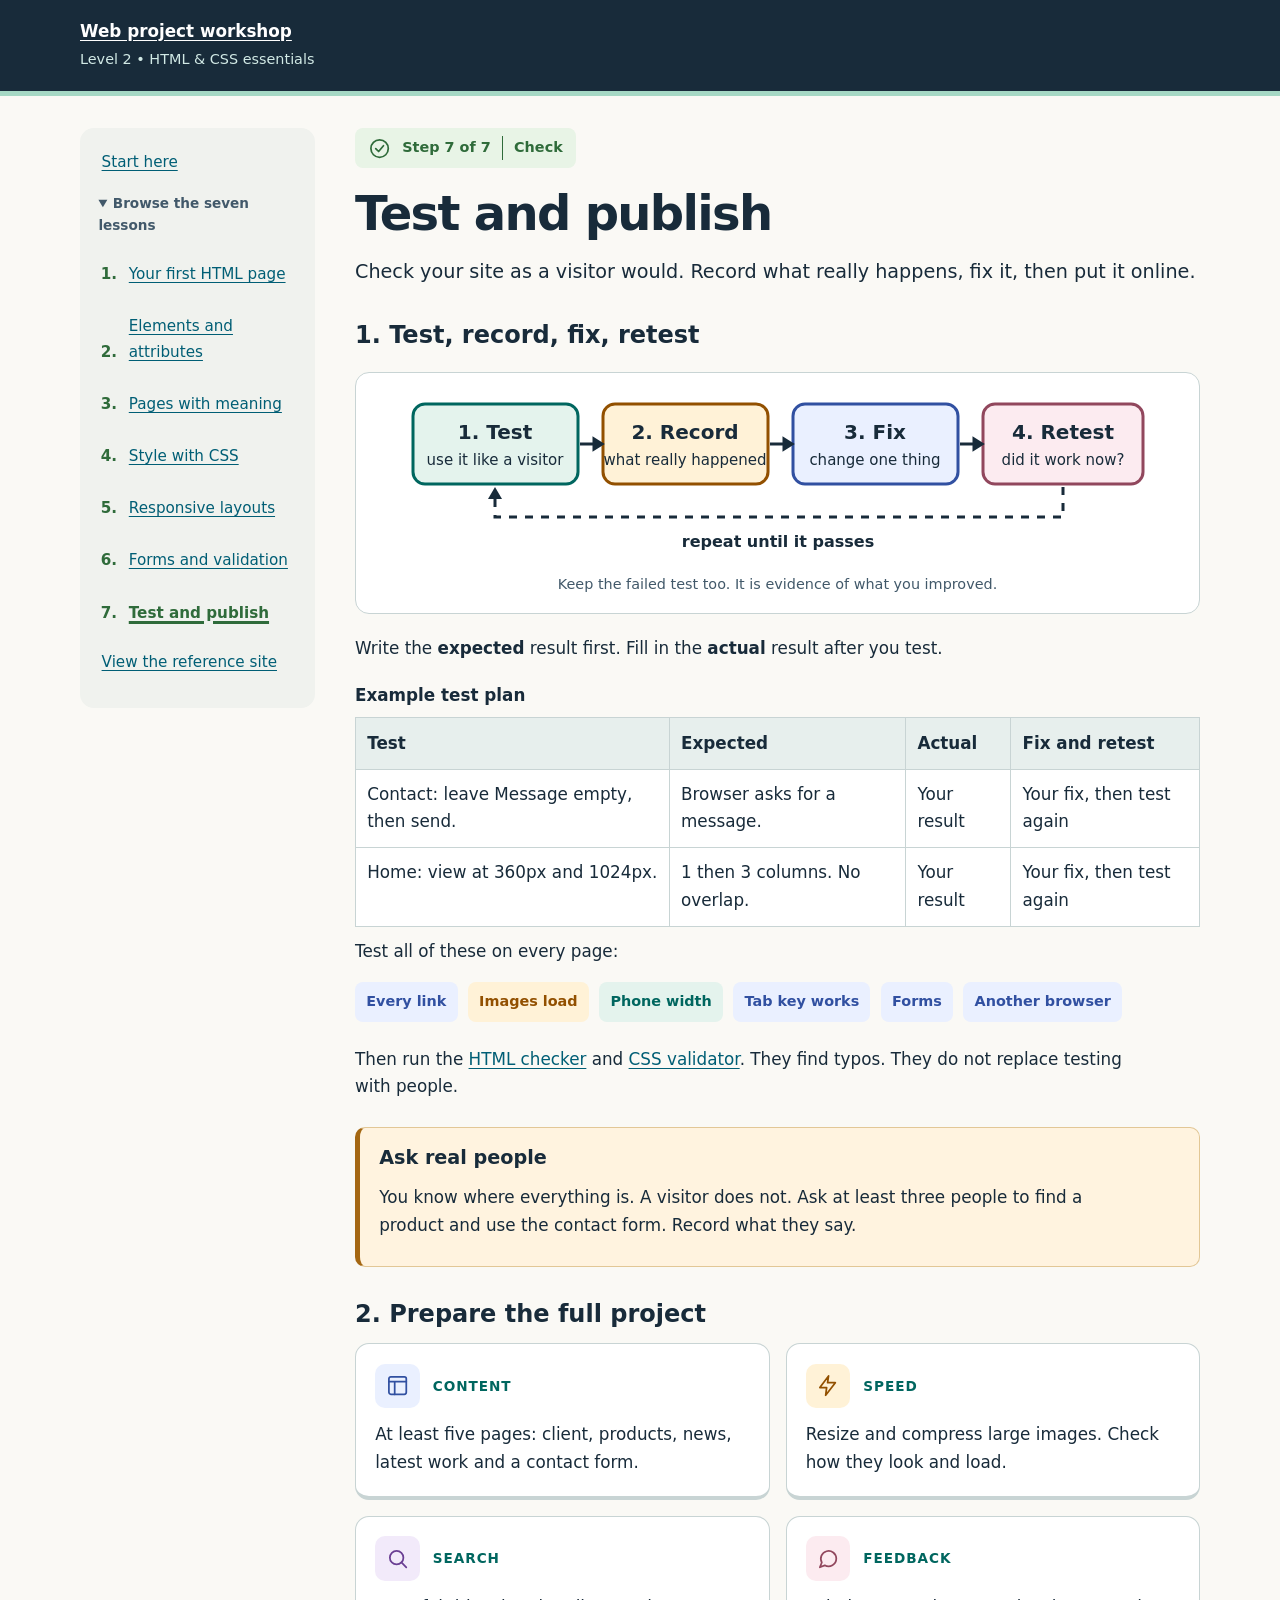
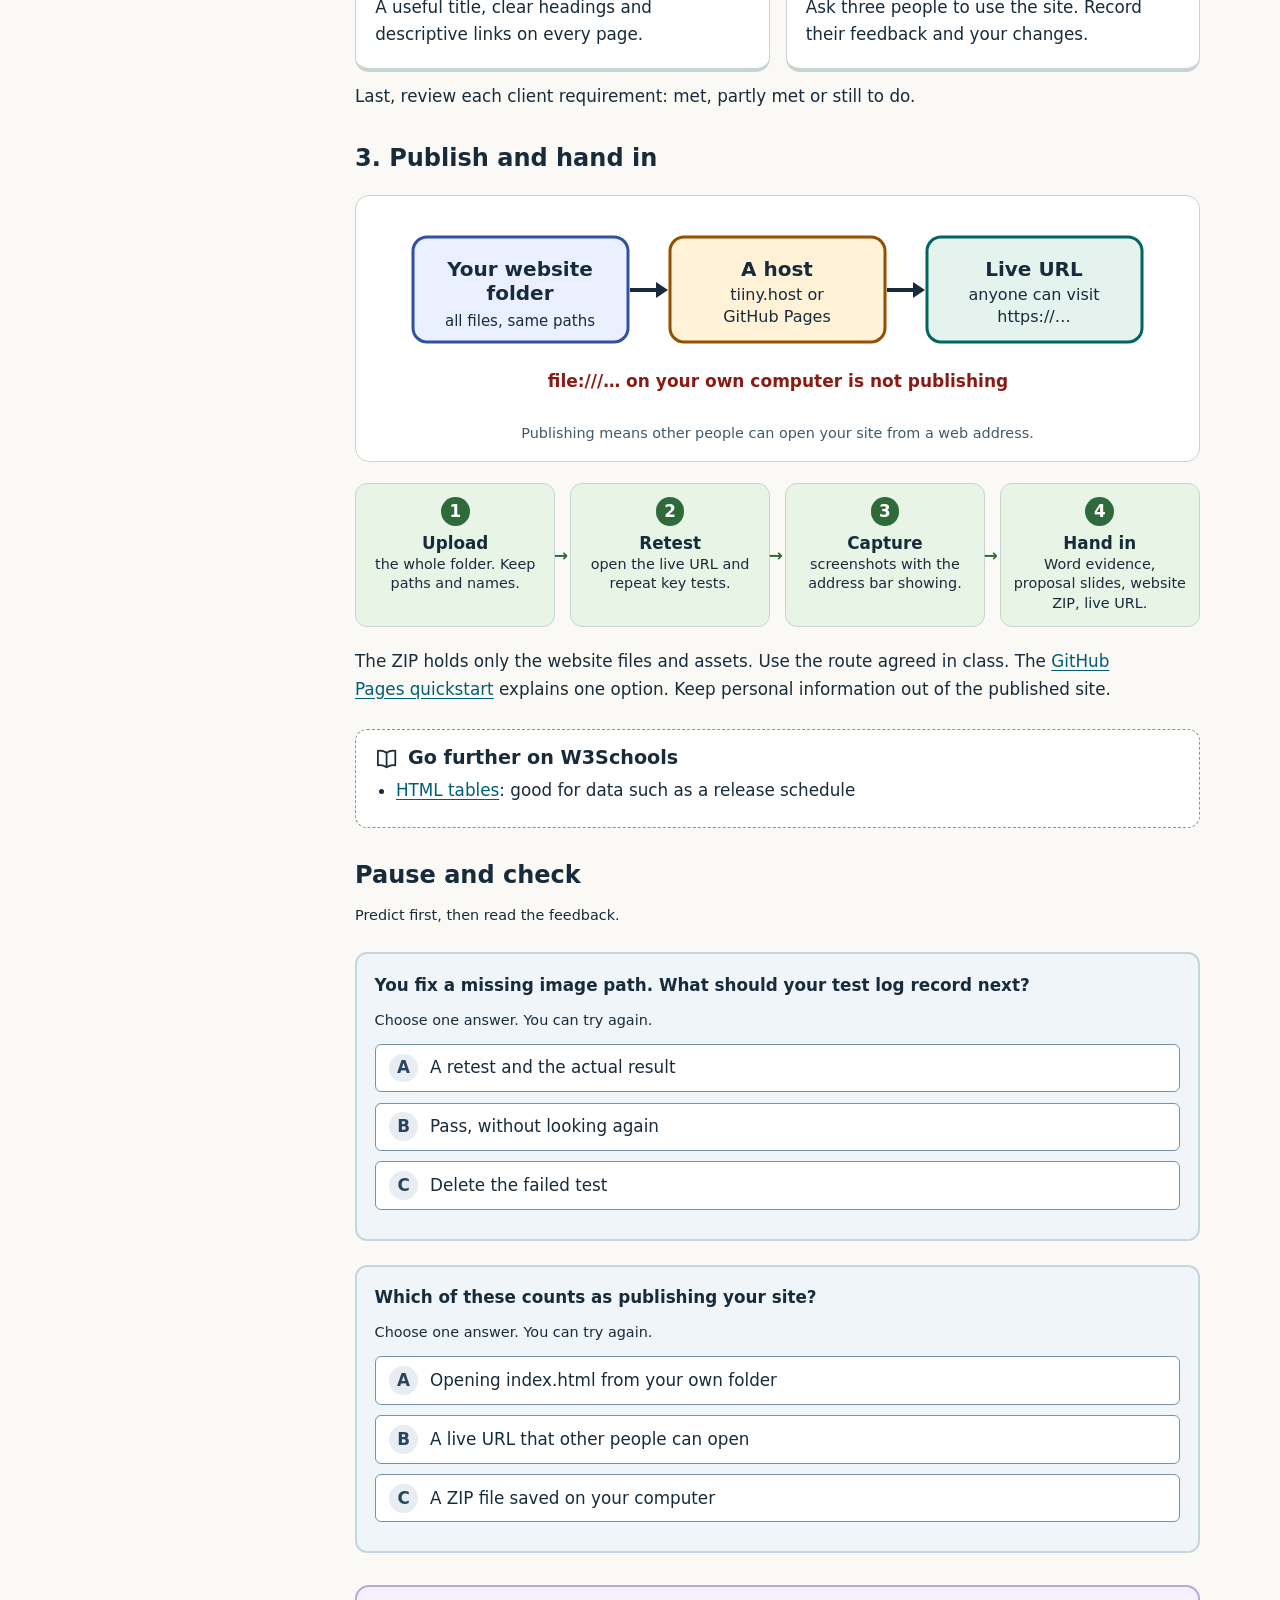
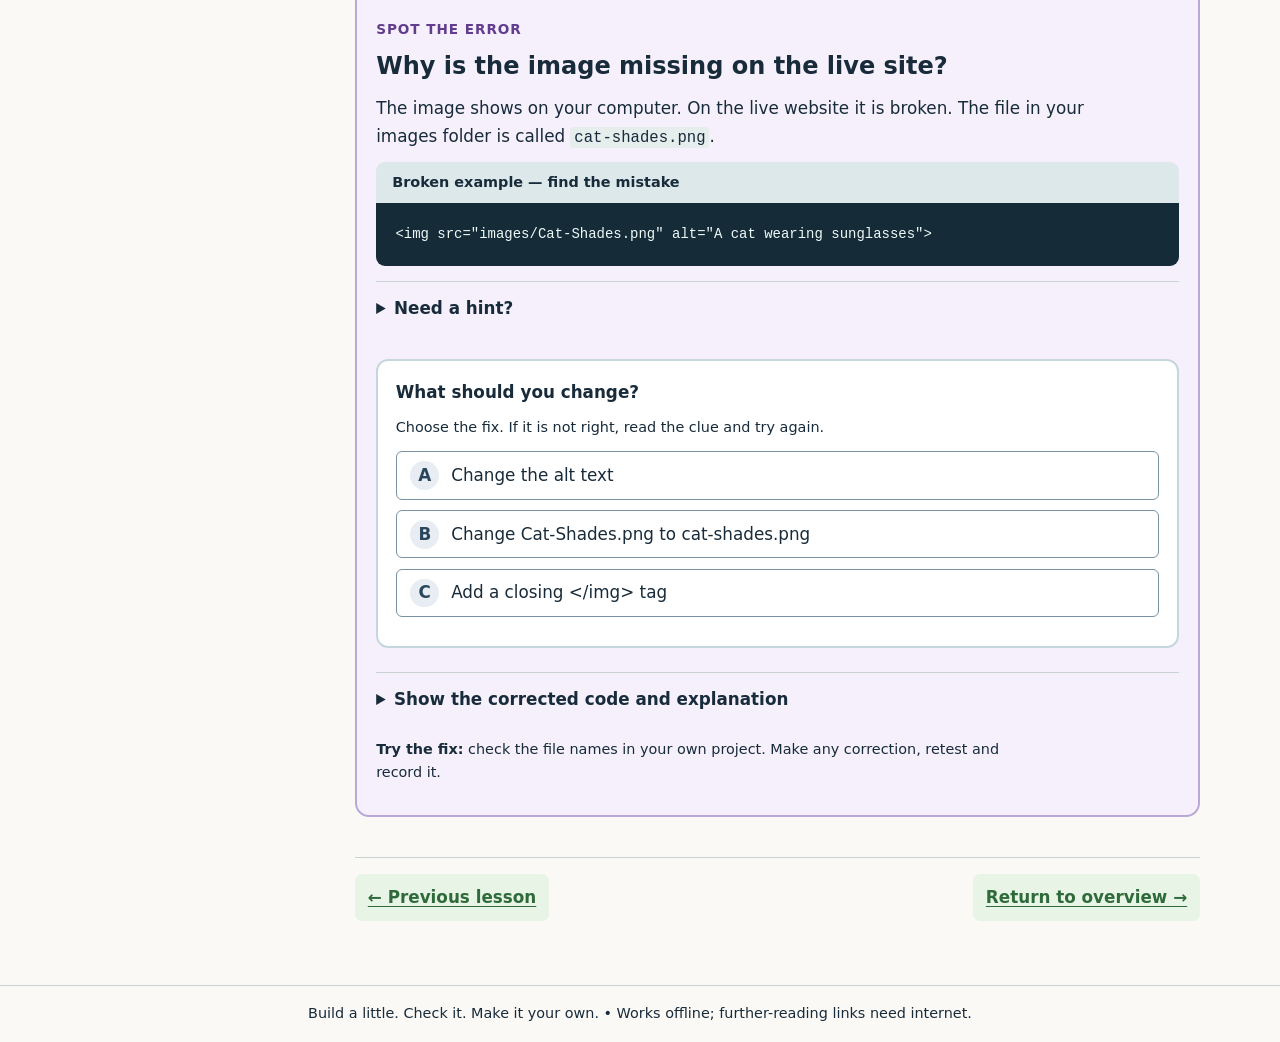
<file: 07-testing-publishing.html>
<!doctype html>
<html lang="en-GB"><head><meta charset="utf-8"><meta name="viewport" content="width=device-width, initial-scale=1"><title>Test and publish | Web project workshop</title><link rel="stylesheet" href="tutorial.css"><script src="tutorial.js" defer></script></head>
<body data-step="7"><a class="skip" href="#main">Skip to lesson</a><header class="site-header"><a href="project_tutorial.html">Web project workshop</a><p>Level 2 • HTML &amp; CSS essentials</p></header><div class="shell"><nav class="lesson-nav" aria-label="Tutorial lessons"><a href="project_tutorial.html">Start here</a><details class="lesson-menu" open><summary>Browse the seven lessons</summary><ol><li><a href="01-first-page.html">Your first HTML page</a></li><li><a href="02-elements-attributes.html">Elements and attributes</a></li><li><a href="03-semantic-pages.html">Pages with meaning</a></li><li><a href="04-css-basics.html">Style with CSS</a></li><li><a href="05-responsive-layout.html">Responsive layouts</a></li><li><a href="06-forms.html">Forms and validation</a></li><li><a href="07-testing-publishing.html" aria-current="page">Test and publish</a></li></ol><p><a href="example/index.html">View the reference site</a></p></details></nav><main id="main"><div class="lesson-badge"><svg class="icon" viewBox="0 0 24 24" fill="none" stroke="currentColor" stroke-width="1.8" stroke-linecap="round" stroke-linejoin="round" aria-hidden="true"><circle cx="12" cy="12" r="9"/><path d="m8 12 3 3 5-6"/></svg><span>Step 7 of 7</span><span class="badge-topic">Check</span></div><h1>Test and publish</h1><p class="intro">Check your site as a visitor would. Record what really happens, fix it, then put it online.</p>

<h2>1. Test, record, fix, retest</h2>
<figure class="fig"><svg class="wide" viewBox="0 0 760 175" role="img" aria-labelledby="t-cy"><title id="t-cy">A cycle of four steps: test, record the actual result, fix, and retest. Repeat until the test passes.</title>
<g stroke-width="3"><rect x="15" y="15" width="165" height="80" rx="12" fill="#e4f3ed" stroke="#00665f"/><rect x="205" y="15" width="165" height="80" rx="12" fill="#fff2d7" stroke="#925000"/><rect x="395" y="15" width="165" height="80" rx="12" fill="#eaf0ff" stroke="#3150a1"/><rect x="585" y="15" width="160" height="80" rx="12" fill="#fcebf0" stroke="#91475d"/></g>
<g font-size="20" font-weight="700" text-anchor="middle" fill="#182b3a"><text x="97" y="50">1. Test</text><text x="287" y="50">2. Record</text><text x="477" y="50">3. Fix</text><text x="665" y="50">4. Retest</text></g>
<g font-size="15" text-anchor="middle" fill="#182b3a"><text x="97" y="76">use it like a visitor</text><text x="287" y="76">what really happened</text><text x="477" y="76">change one thing</text><text x="665" y="76">did it work now?</text></g>
<g stroke="#182b3a" stroke-width="3" fill="#182b3a"><line x1="182" y1="55" x2="198" y2="55"/><polygon points="204,55 196,50 196,60"/><line x1="372" y1="55" x2="388" y2="55"/><polygon points="394,55 386,50 386,60"/><line x1="562" y1="55" x2="578" y2="55"/><polygon points="584,55 576,50 576,60"/></g>
<path class="axis-anim" d="M665 98v30H97v-23" fill="none" stroke="#182b3a" stroke-width="3"/><polygon points="97,98 90,110 104,110" fill="#182b3a"/>
<text x="380" y="158" text-anchor="middle" font-size="16" font-weight="700" fill="#182b3a">repeat until it passes</text></svg><svg class="narrow" viewBox="0 0 360 400" role="img" aria-labelledby="t-cy2"><title id="t-cy2">A cycle of four steps: test, record the actual result, fix, and retest. Repeat until the test passes.</title>
<g stroke-width="3"><rect x="15" y="10" width="290" height="70" rx="12" fill="#e4f3ed" stroke="#00665f"/><rect x="15" y="100" width="290" height="70" rx="12" fill="#fff2d7" stroke="#925000"/><rect x="15" y="190" width="290" height="70" rx="12" fill="#eaf0ff" stroke="#3150a1"/><rect x="15" y="280" width="290" height="70" rx="12" fill="#fcebf0" stroke="#91475d"/></g>
<g font-size="21" font-weight="700" fill="#182b3a"><text x="30" y="40">1. Test</text><text x="30" y="130">2. Record</text><text x="30" y="220">3. Fix</text><text x="30" y="310">4. Retest</text></g>
<g font-size="16" fill="#182b3a"><text x="30" y="64">use it like a visitor</text><text x="30" y="154">what really happened</text><text x="30" y="244">change one thing</text><text x="30" y="334">did it work now?</text></g>
<g stroke="#182b3a" stroke-width="3" fill="#182b3a"><line x1="160" y1="82" x2="160" y2="90"/><polygon points="160,99 153,90 167,90"/><line x1="160" y1="172" x2="160" y2="180"/><polygon points="160,189 153,180 167,180"/><line x1="160" y1="262" x2="160" y2="270"/><polygon points="160,279 153,270 167,270"/></g>
<path class="axis-anim" d="M305 315h28V45h-18" fill="none" stroke="#182b3a" stroke-width="3"/><polygon points="307,45 317,38 317,52" fill="#182b3a"/>
<text x="180" y="378" text-anchor="middle" font-size="17" font-weight="700" fill="#182b3a">repeat until it passes</text></svg><figcaption>Keep the failed test too. It is evidence of what you improved.</figcaption></figure>
<p>Write the <strong>expected</strong> result first. Fill in the <strong>actual</strong> result after you test.</p>
<div class="table-wrap"><table><caption>Example test plan</caption><thead><tr><th scope="col">Test</th><th scope="col">Expected</th><th scope="col">Actual</th><th scope="col">Fix and retest</th></tr></thead><tbody><tr><td data-label="Test">Contact: leave Message empty, then send.</td><td data-label="Expected">Browser asks for a message.</td><td data-label="Actual">Your result</td><td data-label="Fix and retest">Your fix, then test again</td></tr><tr><td data-label="Test">Home: view at 360px and 1024px.</td><td data-label="Expected">1 then 3 columns. No overlap.</td><td data-label="Actual">Your result</td><td data-label="Fix and retest">Your fix, then test again</td></tr></tbody></table></div>
<p>Test all of these on every page:</p>
<div class="skill-chips"><span>Every link</span><span>Images load</span><span>Phone width</span><span>Tab key works</span><span>Forms</span><span>Another browser</span></div>
<p>Then run the <a href="https://validator.w3.org/nu/">HTML checker</a> and <a href="https://jigsaw.w3.org/css-validator/">CSS validator</a>. They find typos. They do not replace testing with people.</p>
<aside class="why-panel"><h2>Ask real people</h2><p>You know where everything is. A visitor does not. Ask at least three people to find a product and use the contact form. Record what they say.</p></aside>

<h2>2. Prepare the full project</h2>
<div class="cards"><div class="card"><span class="card-top"><span class="card-icon tone-1"><svg class="icon" viewBox="0 0 24 24" fill="none" stroke="currentColor" stroke-width="1.8" stroke-linecap="round" stroke-linejoin="round" aria-hidden="true"><rect x="3" y="3" width="18" height="18" rx="2"/><path d="M3 8h18M9 8v13"/></svg></span><span class="kicker">Content</span></span><span>At least five pages: client, products, news, latest work and a contact form.</span></div><div class="card"><span class="card-top"><span class="card-icon tone-4"><svg class="icon" viewBox="0 0 24 24" fill="none" stroke="currentColor" stroke-width="1.8" stroke-linecap="round" stroke-linejoin="round" aria-hidden="true"><path d="m13 2-9 12h7l-1 8 10-13h-8Z"/></svg></span><span class="kicker">Speed</span></span><span>Resize and compress large images. Check how they look and load.</span></div><div class="card"><span class="card-top"><span class="card-icon tone-3"><svg class="icon" viewBox="0 0 24 24" fill="none" stroke="currentColor" stroke-width="1.8" stroke-linecap="round" stroke-linejoin="round" aria-hidden="true"><circle cx="11" cy="11" r="7"/><path d="m21 21-5-5"/></svg></span><span class="kicker">Search</span></span><span>A useful title, clear headings and descriptive links on every page.</span></div><div class="card"><span class="card-top"><span class="card-icon tone-6"><svg class="icon" viewBox="0 0 24 24" fill="none" stroke="currentColor" stroke-width="1.8" stroke-linecap="round" stroke-linejoin="round" aria-hidden="true"><path d="M21 12a8 8 0 0 1-12 7l-5 2 2-5A8 8 0 1 1 21 12Z"/></svg></span><span class="kicker">Feedback</span></span><span>Ask three people to use the site. Record their feedback and your changes.</span></div></div>
<p>Last, review each client requirement: met, partly met or still to do.</p>

<h2>3. Publish and hand in</h2>
<figure class="fig"><svg class="wide" viewBox="0 0 760 200" role="img" aria-labelledby="t-pb"><title id="t-pb">Publishing: your website folder is uploaded to a host such as tiiny.host or GitHub Pages, which gives you a live URL that anyone can visit. A local file address is not published.</title>
<rect x="15" y="25" width="215" height="105" rx="14" fill="#eaf0ff" stroke="#3150a1" stroke-width="3"/><rect x="272" y="25" width="215" height="105" rx="14" fill="#fff2d7" stroke="#925000" stroke-width="3"/><rect x="529" y="25" width="215" height="105" rx="14" fill="#e4f3ed" stroke="#00665f" stroke-width="3"/>
<g fill="#182b3a" text-anchor="middle"><text x="122" y="64" font-size="20" font-weight="700">Your website</text><text x="122" y="88" font-size="20" font-weight="700">folder</text><text x="122" y="114" font-size="15">all files, same paths</text>
<text x="379" y="64" font-size="20" font-weight="700">A host</text><text x="379" y="88" font-size="16">tiiny.host or</text><text x="379" y="110" font-size="16">GitHub Pages</text>
<text x="636" y="64" font-size="20" font-weight="700">Live URL</text><text x="636" y="88" font-size="16">anyone can visit</text><text x="636" y="110" font-size="16">https://…</text></g>
<g stroke="#182b3a" stroke-width="4"><line x1="232" y1="78" x2="262" y2="78"/><line x1="489" y1="78" x2="519" y2="78"/></g><g fill="#182b3a"><polygon points="270,78 258,70 258,86"/><polygon points="527,78 515,70 515,86"/></g>
<text x="380" y="175" text-anchor="middle" font-size="17" font-weight="700" fill="#8a1b14">file:///… on your own computer is not publishing</text></svg><svg class="narrow" viewBox="0 0 360 420" role="img" aria-labelledby="t-pb2"><title id="t-pb2">Publishing: your website folder is uploaded to a host such as tiiny.host or GitHub Pages, which gives you a live URL that anyone can visit. A local file address is not published.</title>
<rect x="15" y="8" width="330" height="95" rx="14" fill="#eaf0ff" stroke="#3150a1" stroke-width="3"/><rect x="15" y="145" width="330" height="95" rx="14" fill="#fff2d7" stroke="#925000" stroke-width="3"/><rect x="15" y="282" width="330" height="95" rx="14" fill="#e4f3ed" stroke="#00665f" stroke-width="3"/>
<g fill="#182b3a" text-anchor="middle"><text x="180" y="45" font-size="22" font-weight="700">Your website folder</text><text x="180" y="80" font-size="17">all files, same paths</text>
<text x="180" y="182" font-size="22" font-weight="700">A host</text><text x="180" y="217" font-size="17">tiiny.host or GitHub Pages</text>
<text x="180" y="319" font-size="22" font-weight="700">Live URL</text><text x="180" y="354" font-size="17">anyone can visit: https://…</text></g>
<g stroke="#182b3a" stroke-width="4"><line x1="180" y1="107" x2="180" y2="131"/><line x1="180" y1="244" x2="180" y2="268"/></g><g fill="#182b3a"><polygon points="180,141 170,129 190,129"/><polygon points="180,278 170,266 190,266"/></g>
<text x="180" y="402" text-anchor="middle" font-size="15" font-weight="700" fill="#8a1b14">file:///… on your own computer is not publishing</text></svg><figcaption>Publishing means other people can open your site from a web address.</figcaption></figure>
<ol class="flow"><li><strong>Upload</strong><span>the whole folder. Keep paths and names.</span></li><li><strong>Retest</strong><span>open the live URL and repeat key tests.</span></li><li><strong>Capture</strong><span>screenshots with the address bar showing.</span></li><li><strong>Hand in</strong><span>Word evidence, proposal slides, website ZIP, live URL.</span></li></ol>
<p>The ZIP holds only the website files and assets. Use the route agreed in class. The <a href="https://docs.github.com/en/pages/quickstart">GitHub Pages quickstart</a> explains one option. Keep personal information out of the published site.</p>
<aside class="more"><h2><svg class="icon" viewBox="0 0 24 24" fill="none" stroke="currentColor" stroke-width="1.8" stroke-linecap="round" stroke-linejoin="round" aria-hidden="true"><path d="M12 6v15M3 4c4-1 6 0 9 2 3-2 5-3 9-2v15c-4-1-6 0-9 2-3-2-5-3-9-2Z"/></svg>Go further on W3Schools</h2><ul><li><a href="https://www.w3schools.com/html/html_tables.asp">HTML tables</a>: good for data such as a release schedule</li></ul></aside>

<section class="understanding"><h2>Pause and check</h2><p class="small">Predict first, then read the feedback.</p>
<fieldset class="quiz" id="quiz-7-1"><legend>You fix a missing image path. What should your test log record next?</legend><p class="small">Choose one answer. You can try again.</p><div class="quiz-options"><button type="button" class="quiz-option" aria-pressed="false" data-correct="true" data-feedback="Correct. Test the image again and record whether the change fixed it." disabled><span class="answer-letter">A</span><span>A retest and the actual result</span></button><button type="button" class="quiz-option" aria-pressed="false" data-correct="false" data-feedback="A likely fix is not yet a verified fix. Check the actual result." disabled><span class="answer-letter">B</span><span>Pass, without looking again</span></button><button type="button" class="quiz-option" aria-pressed="false" data-correct="false" data-feedback="The failure and fix are useful evidence. Keep them and add the retest." disabled><span class="answer-letter">C</span><span>Delete the failed test</span></button></div><p class="quiz-feedback" role="status" aria-live="polite" aria-atomic="true"></p><noscript><p>Clickable answers need JavaScript. Think of your answer, then open the explanation below.</p><details><summary>Answer and explanation</summary><p>A. Test the image again and record whether the change fixed it.</p></details></noscript></fieldset>
<fieldset class="quiz" id="quiz-7-2"><legend>Which of these counts as publishing your site?</legend><p class="small">Choose one answer. You can try again.</p><div class="quiz-options"><button type="button" class="quiz-option" aria-pressed="false" data-correct="false" data-feedback="A file:/// address only works on your own computer. Other people cannot open it." disabled><span class="answer-letter">A</span><span>Opening index.html from your own folder</span></button><button type="button" class="quiz-option" aria-pressed="false" data-correct="true" data-feedback="Correct. A live URL on a host is the address other people can visit. Test it again once it is live." disabled><span class="answer-letter">B</span><span>A live URL that other people can open</span></button><button type="button" class="quiz-option" aria-pressed="false" data-correct="false" data-feedback="A ZIP is part of your hand-in, but it is not a live website." disabled><span class="answer-letter">C</span><span>A ZIP file saved on your computer</span></button></div><p class="quiz-feedback" role="status" aria-live="polite" aria-atomic="true"></p><noscript><p>Clickable answers need JavaScript. Think of your answer, then open the explanation below.</p><details><summary>Answer and explanation</summary><p>B. A live URL is the address other people can visit.</p></details></noscript></fieldset>
</section>

<section class="debug-check" id="debug-7"><p class="kicker">Spot the error</p><h2>Why is the image missing on the live site?</h2><p>The image shows on your computer. On the live website it is broken. The file in your images folder is called <code>cat-shades.png</code>.</p><p class="code-title">Broken example — find the mistake</p><pre tabindex="0" aria-label="Broken code to inspect"><code>&lt;img src=&quot;images/Cat-Shades.png&quot; alt=&quot;A cat wearing sunglasses&quot;&gt;</code></pre><details><summary>Need a hint?</summary><p>Compare the letters in the code with the real file name. Look closely at capital letters.</p></details><fieldset class="quiz"><legend>What should you change?</legend><p class="small">Choose the fix. If it is not right, read the clue and try again.</p><div class="quiz-options"><button type="button" class="quiz-option" aria-pressed="false" data-correct="false" data-feedback="The alt text describes the image. It does not find the file." disabled><span class="answer-letter">A</span><span>Change the alt text</span></button><button type="button" class="quiz-option" aria-pressed="false" data-correct="true" data-feedback="Correct. Many web servers care about capital letters, even when your own computer does not. Match the file name exactly." disabled><span class="answer-letter">B</span><span>Change Cat-Shades.png to cat-shades.png</span></button><button type="button" class="quiz-option" aria-pressed="false" data-correct="false" data-feedback="img does not need a closing tag. The problem is the file name." disabled><span class="answer-letter">C</span><span>Add a closing &lt;/img&gt; tag</span></button></div><p class="quiz-feedback" role="status" aria-live="polite" aria-atomic="true"></p><noscript><p>Clickable answers need JavaScript. Use the hint and open the worked fix below to check your answer.</p></noscript></fieldset><details class="debug-solution"><summary>Show the corrected code and explanation</summary><pre tabindex="0" aria-label="Corrected code"><code>&lt;img src=&quot;images/cat-shades.png&quot; alt=&quot;A cat wearing sunglasses&quot;&gt;</code></pre><p>Use lowercase file names with no spaces. Then retest on the live URL and record the result.</p></details><p class="small"><strong>Try the fix:</strong> check the file names in your own project. Make any correction, retest and record it.</p></section>

<nav class="pager" aria-label="Lesson navigation"><a href="06-forms.html">← Previous lesson</a><a href="project_tutorial.html">Return to overview →</a></nav></main></div><footer>Build a little. Check it. Make it your own. • Works offline; further-reading links need internet.</footer></body></html>
</file>
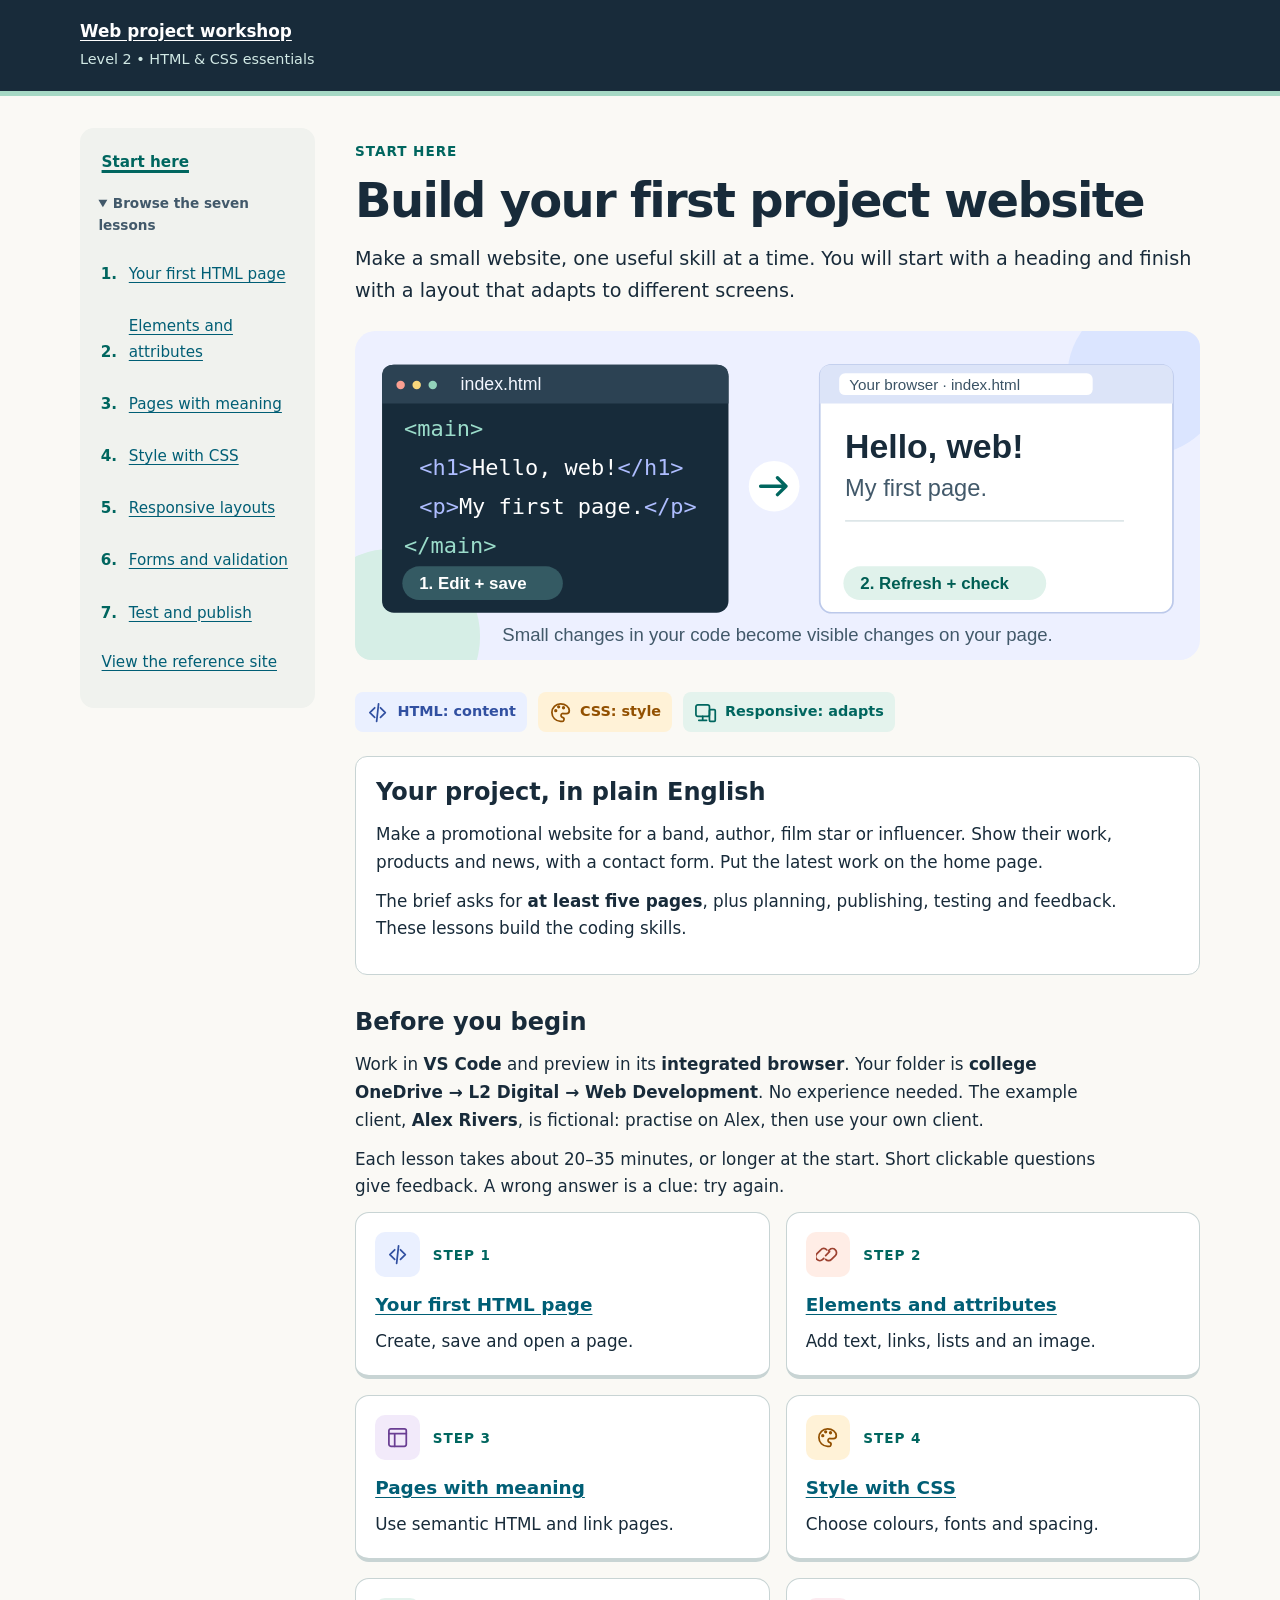
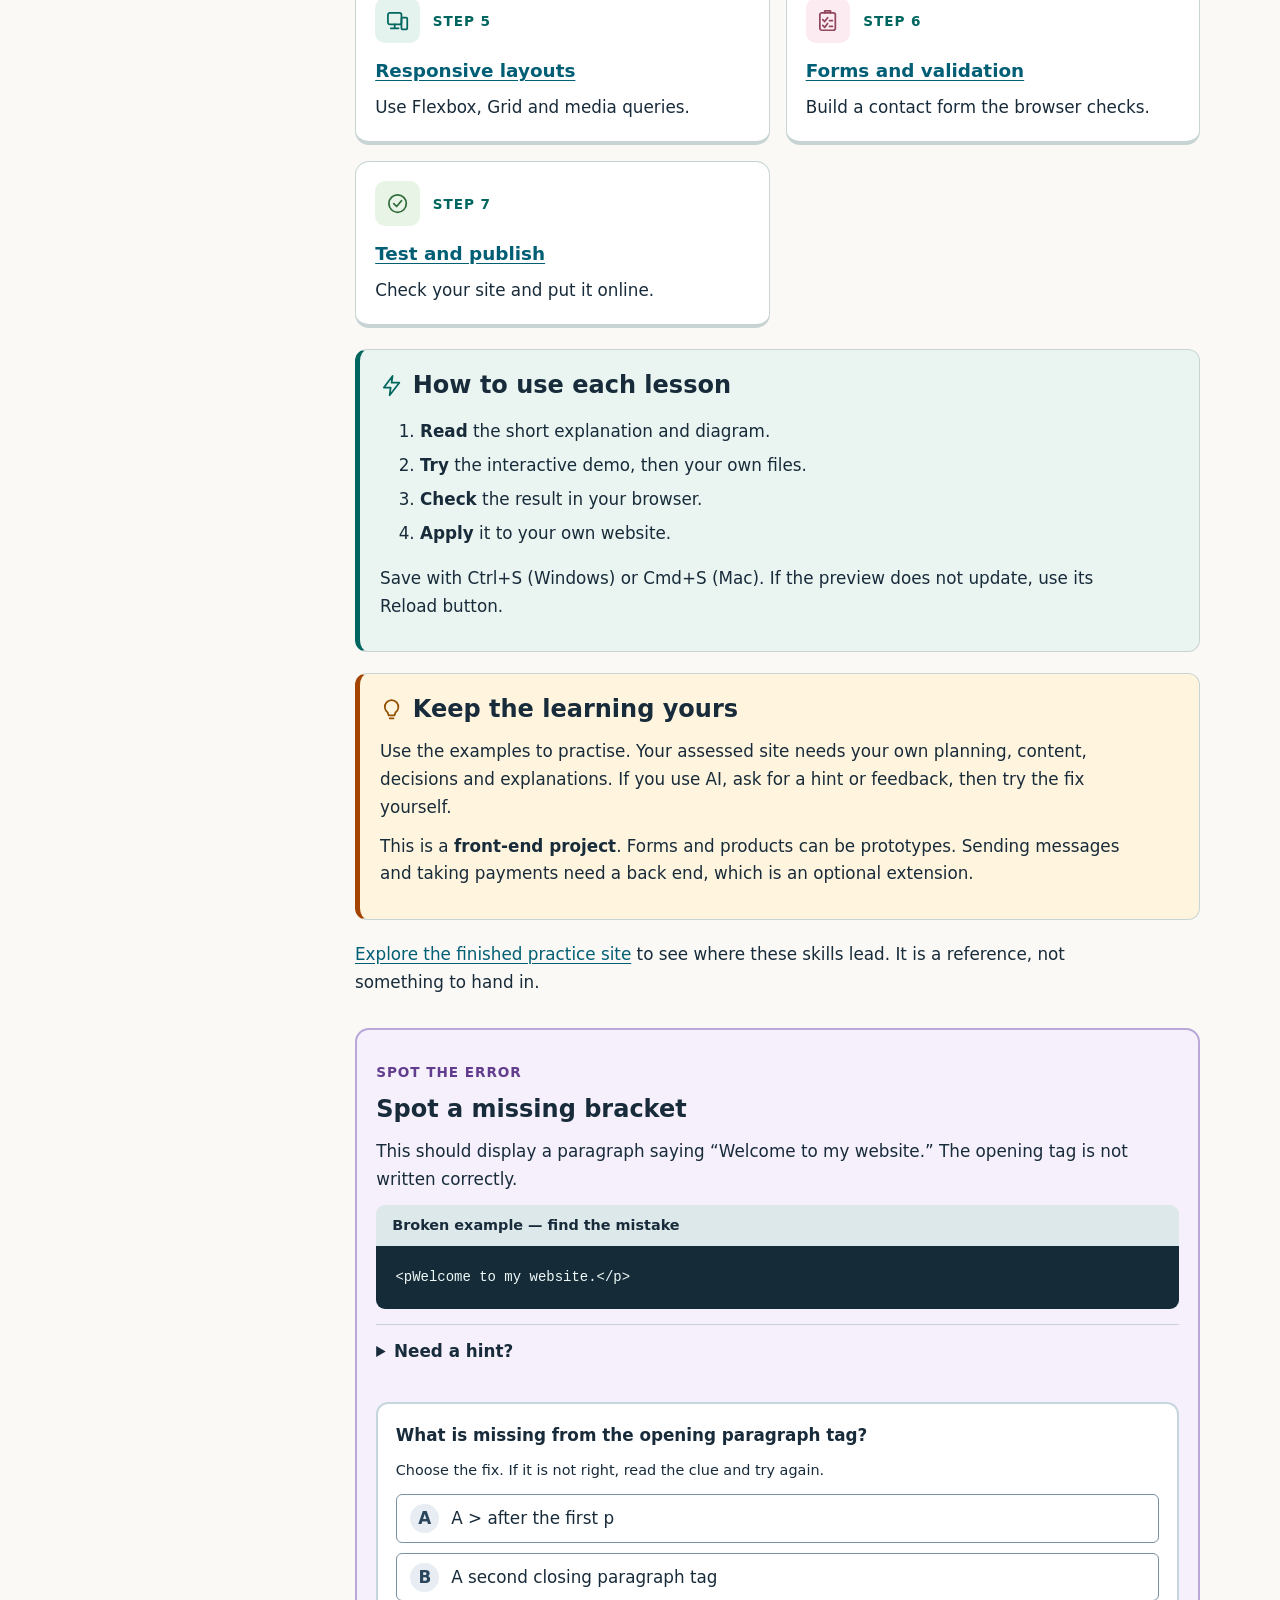
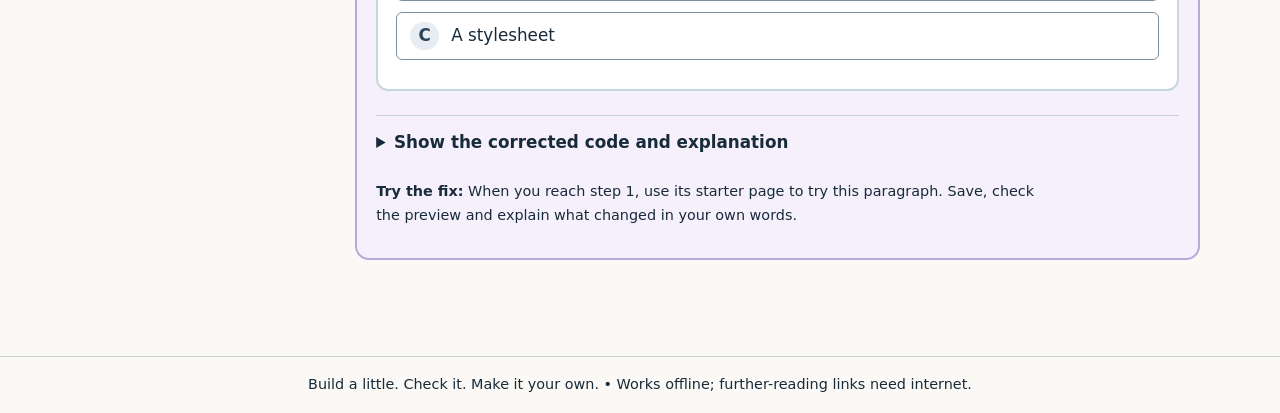
<file: project_tutorial.html>
<!doctype html>
<html lang="en-GB"><head><meta charset="utf-8"><meta name="viewport" content="width=device-width, initial-scale=1"><title>Build your first project website | Web project workshop</title><link rel="stylesheet" href="tutorial.css"><script src="tutorial.js" defer></script></head>
<body data-step="0"><a class="skip" href="#main">Skip to lesson</a><header class="site-header"><a href="project_tutorial.html">Web project workshop</a><p>Level 2 • HTML &amp; CSS essentials</p></header><div class="shell"><nav class="lesson-nav" aria-label="Tutorial lessons"><a href="project_tutorial.html" aria-current="page">Start here</a><details class="lesson-menu" open><summary>Browse the seven lessons</summary><ol><li><a href="01-first-page.html">Your first HTML page</a></li><li><a href="02-elements-attributes.html">Elements and attributes</a></li><li><a href="03-semantic-pages.html">Pages with meaning</a></li><li><a href="04-css-basics.html">Style with CSS</a></li><li><a href="05-responsive-layout.html">Responsive layouts</a></li><li><a href="06-forms.html">Forms and validation</a></li><li><a href="07-testing-publishing.html">Test and publish</a></li></ol><p><a href="example/index.html">View the reference site</a></p></details></nav><main id="main"><p class="kicker">Start here</p><h1>Build your first project website</h1><p class="intro">Make a small website, one useful skill at a time. You will start with a heading and finish with a layout that adapts to different screens.</p>
<figure class="lesson-visual overview-visual"><img src="assets/from-code-to-page.svg" width="1000" height="390" alt="A code editor beside a browser: HTML becomes a visible heading and paragraph. Edit, save, refresh and check."></figure><div class="skill-chips"><span><svg class="icon" viewBox="0 0 24 24" fill="none" stroke="currentColor" stroke-width="1.8" stroke-linecap="round" stroke-linejoin="round" aria-hidden="true"><path d="m9 7-5 5 5 5m6-10 5 5-5 5m-2-14-2 18"/></svg>HTML: content</span><span><svg class="icon" viewBox="0 0 24 24" fill="none" stroke="currentColor" stroke-width="1.8" stroke-linecap="round" stroke-linejoin="round" aria-hidden="true"><path d="M12 3a9 9 0 1 0 0 18h1a2 2 0 0 0 1-4 2 2 0 0 1 1-4h3a3 3 0 0 0 3-3c0-4-4-7-9-7Z"/><circle cx="7" cy="10" r=".8"/><circle cx="10" cy="6" r=".8"/><circle cx="15" cy="7" r=".8"/></svg>CSS: style</span><span><svg class="icon" viewBox="0 0 24 24" fill="none" stroke="currentColor" stroke-width="1.8" stroke-linecap="round" stroke-linejoin="round" aria-hidden="true"><rect x="2" y="4" width="14" height="12" rx="2"/><path d="M5 20h8m-4-4v4"/><rect x="16" y="9" width="6" height="12" rx="1"/></svg>Responsive: adapts</span></div><div class="panel"><h2>Your project, in plain English</h2><p>Make a promotional website for a band, author, film star or influencer. Show their work, products and news, with a contact form. Put the latest work on the home page.</p><p>The brief asks for <strong>at least five pages</strong>, plus planning, publishing, testing and feedback. These lessons build the coding skills.</p></div>
<h2>Before you begin</h2><p>Work in <strong>VS Code</strong> and preview in its <strong>integrated browser</strong>. Your folder is <strong>college OneDrive → L2 Digital → Web Development</strong>. No experience needed. The example client, <strong>Alex Rivers</strong>, is fictional: practise on Alex, then use your own client.</p>
<p>Each lesson takes about 20–35 minutes, or longer at the start. Short clickable questions give feedback. A wrong answer is a clue: try again.</p><div class="cards"><a class="card" href="01-first-page.html"><span class="card-top"><span class="card-icon tone-1"><svg class="icon" viewBox="0 0 24 24" fill="none" stroke="currentColor" stroke-width="1.8" stroke-linecap="round" stroke-linejoin="round" aria-hidden="true"><path d="m9 7-5 5 5 5m6-10 5 5-5 5m-2-14-2 18"/></svg></span><span class="kicker">Step 1</span></span><strong>Your first HTML page</strong><span>Create, save and open a page.</span></a><a class="card" href="02-elements-attributes.html"><span class="card-top"><span class="card-icon tone-2"><svg class="icon" viewBox="0 0 24 24" fill="none" stroke="currentColor" stroke-width="1.8" stroke-linecap="round" stroke-linejoin="round" aria-hidden="true"><path d="m10 13 4-4m-6 7-1 1a4 4 0 0 1-6-6l4-4a4 4 0 0 1 6 0m2 1 1-1a4 4 0 0 1 6 6l-4 4a4 4 0 0 1-6 0"/></svg></span><span class="kicker">Step 2</span></span><strong>Elements and attributes</strong><span>Add text, links, lists and an image.</span></a><a class="card" href="03-semantic-pages.html"><span class="card-top"><span class="card-icon tone-3"><svg class="icon" viewBox="0 0 24 24" fill="none" stroke="currentColor" stroke-width="1.8" stroke-linecap="round" stroke-linejoin="round" aria-hidden="true"><rect x="3" y="3" width="18" height="18" rx="2"/><path d="M3 8h18M9 8v13"/></svg></span><span class="kicker">Step 3</span></span><strong>Pages with meaning</strong><span>Use semantic HTML and link pages.</span></a><a class="card" href="04-css-basics.html"><span class="card-top"><span class="card-icon tone-4"><svg class="icon" viewBox="0 0 24 24" fill="none" stroke="currentColor" stroke-width="1.8" stroke-linecap="round" stroke-linejoin="round" aria-hidden="true"><path d="M12 3a9 9 0 1 0 0 18h1a2 2 0 0 0 1-4 2 2 0 0 1 1-4h3a3 3 0 0 0 3-3c0-4-4-7-9-7Z"/><circle cx="7" cy="10" r=".8"/><circle cx="10" cy="6" r=".8"/><circle cx="15" cy="7" r=".8"/></svg></span><span class="kicker">Step 4</span></span><strong>Style with CSS</strong><span>Choose colours, fonts and spacing.</span></a><a class="card" href="05-responsive-layout.html"><span class="card-top"><span class="card-icon tone-5"><svg class="icon" viewBox="0 0 24 24" fill="none" stroke="currentColor" stroke-width="1.8" stroke-linecap="round" stroke-linejoin="round" aria-hidden="true"><rect x="2" y="4" width="14" height="12" rx="2"/><path d="M5 20h8m-4-4v4"/><rect x="16" y="9" width="6" height="12" rx="1"/></svg></span><span class="kicker">Step 5</span></span><strong>Responsive layouts</strong><span>Use Flexbox, Grid and media queries.</span></a><a class="card" href="06-forms.html"><span class="card-top"><span class="card-icon tone-6"><svg class="icon" viewBox="0 0 24 24" fill="none" stroke="currentColor" stroke-width="1.8" stroke-linecap="round" stroke-linejoin="round" aria-hidden="true"><rect x="4" y="4" width="16" height="18" rx="2"/><path d="M9 4V2h6v2m-8 7 2 2 3-4m2 3h3m-10 5 2 2 3-4m2 3h3"/></svg></span><span class="kicker">Step 6</span></span><strong>Forms and validation</strong><span>Build a contact form the browser checks.</span></a><a class="card" href="07-testing-publishing.html"><span class="card-top"><span class="card-icon tone-7"><svg class="icon" viewBox="0 0 24 24" fill="none" stroke="currentColor" stroke-width="1.8" stroke-linecap="round" stroke-linejoin="round" aria-hidden="true"><circle cx="12" cy="12" r="9"/><path d="m8 12 3 3 5-6"/></svg></span><span class="kicker">Step 7</span></span><strong>Test and publish</strong><span>Check your site and put it online.</span></a></div><section class="task"><h2><svg class="icon" viewBox="0 0 24 24" fill="none" stroke="currentColor" stroke-width="1.8" stroke-linecap="round" stroke-linejoin="round" aria-hidden="true"><path d="m13 2-9 12h7l-1 8 10-13h-8Z"/></svg>How to use each lesson</h2><ol><li><strong>Read</strong> the short explanation and diagram.</li><li><strong>Try</strong> the interactive demo, then your own files.</li><li><strong>Check</strong> the result in your browser.</li><li><strong>Apply</strong> it to your own website.</li></ol><p>Save with Ctrl+S (Windows) or Cmd+S (Mac). If the preview does not update, use its Reload button.</p></section><section class="check"><h2><svg class="icon" viewBox="0 0 24 24" fill="none" stroke="currentColor" stroke-width="1.8" stroke-linecap="round" stroke-linejoin="round" aria-hidden="true"><path d="M9 18h6m-5 3h4M8 15a7 7 0 1 1 8 0l-1 3H9Z"/></svg>Keep the learning yours</h2><p>Use the examples to practise. Your assessed site needs your own planning, content, decisions and explanations. If you use AI, ask for a hint or feedback, then try the fix yourself.</p><p>This is a <strong>front-end project</strong>. Forms and products can be prototypes. Sending messages and taking payments need a back end, which is an optional extension.</p></section><p><a href="example/index.html">Explore the finished practice site</a> to see where these skills lead. It is a reference, not something to hand in.</p><section class="debug-check" id="debug-start"><p class="kicker">Spot the error</p><h2>Spot a missing bracket</h2><p>This should display a paragraph saying “Welcome to my website.” The opening tag is not written correctly.</p><p class="code-title">Broken example — find the mistake</p><pre tabindex="0" aria-label="Broken code to inspect"><code>&lt;pWelcome to my website.&lt;/p&gt;</code></pre><details><summary>Need a hint?</summary><p>A paragraph starts with &lt;p&gt; and ends with &lt;/p&gt;. Compare that pattern with the example.</p></details><fieldset class="quiz"><legend>What is missing from the opening paragraph tag?</legend><p class="small">Choose the fix. If it is not right, read the clue and try again.</p><div class="quiz-options"><button type="button" class="quiz-option" aria-pressed="false" data-correct="true" data-feedback="Correct. The opening tag must be &lt;p&gt;. Add &gt; before Welcome so the browser can distinguish the tag from the text." disabled><span class="answer-letter">A</span><span>A &gt; after the first p</span></button><button type="button" class="quiz-option" aria-pressed="false" data-correct="false" data-feedback="There is already a closing &lt;/p&gt;. Look at the opening tag instead." disabled><span class="answer-letter">B</span><span>A second closing paragraph tag</span></button><button type="button" class="quiz-option" aria-pressed="false" data-correct="false" data-feedback="A plain paragraph can display without CSS. Check the punctuation of its opening tag." disabled><span class="answer-letter">C</span><span>A stylesheet</span></button></div><p class="quiz-feedback" role="status" aria-live="polite" aria-atomic="true"></p><noscript><p>Clickable answers need JavaScript. Use the hint and open the worked fix below to check your answer.</p></noscript></fieldset><details class="debug-solution"><summary>Show the corrected code and explanation</summary><pre tabindex="0" aria-label="Corrected code"><code>&lt;p&gt;Welcome to my website.&lt;/p&gt;</code></pre><p>The angle brackets mark the boundary of the tag. The words go after the opening tag.</p></details><p class="small"><strong>Try the fix:</strong> When you reach step 1, use its starter page to try this paragraph. Save, check the preview and explain what changed in your own words.</p></section></main></div><footer>Build a little. Check it. Make it your own. • Works offline; further-reading links need internet.</footer></body></html>
</file>
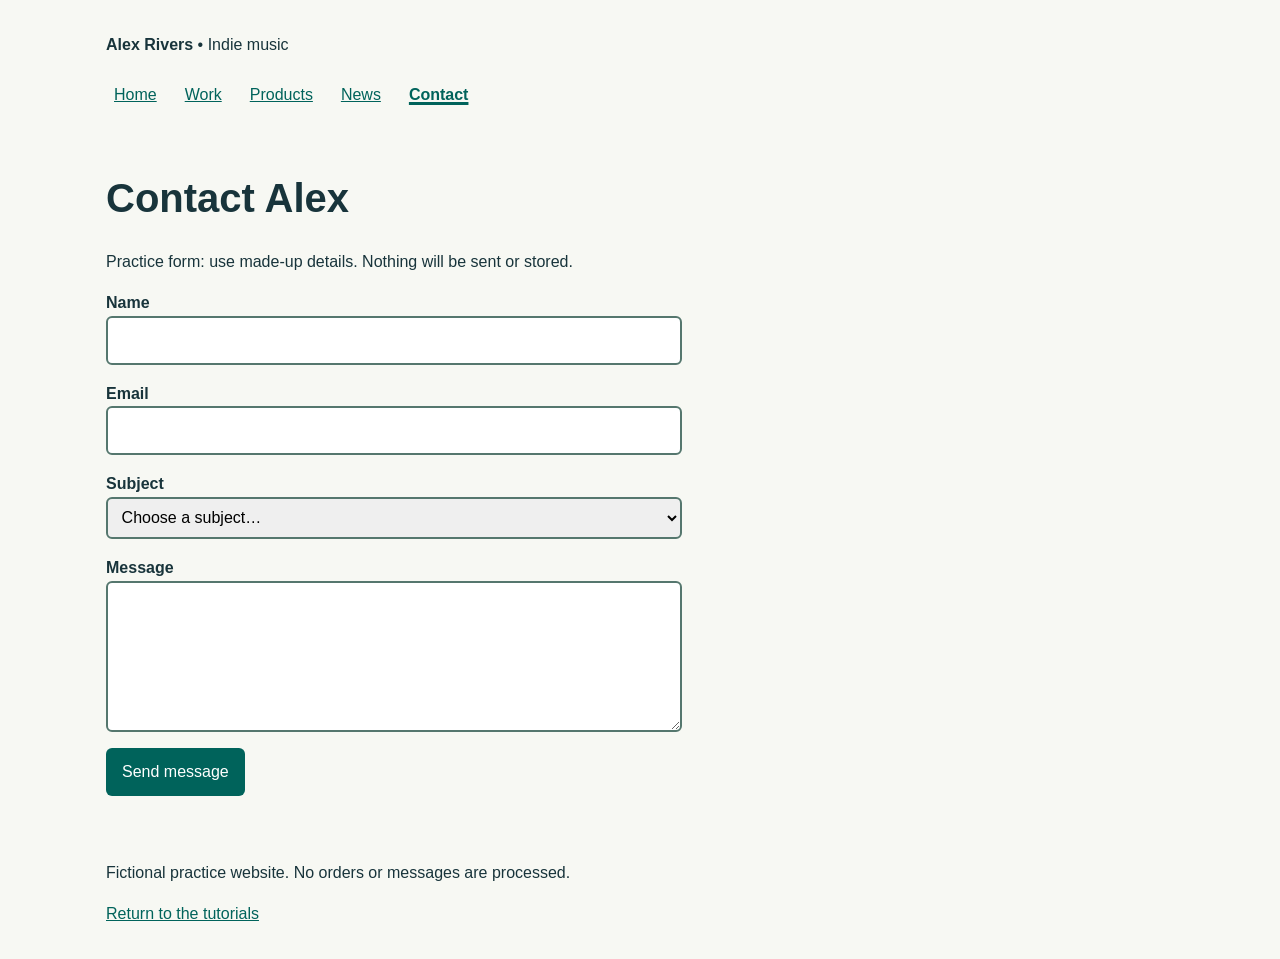
<file: example/contact.html>
<!doctype html>
<html lang="en-GB"><head><meta charset="utf-8"><meta name="viewport" content="width=device-width, initial-scale=1"><meta name="description" content="Fictional Alex Rivers practice website: contact."><title>Alex Rivers | Contact</title><link rel="stylesheet" href="css/style.css"><script src="js/form-demo.js" defer></script></head><body><a href="#main" class="skip">Skip to content</a><header><p><strong>Alex Rivers</strong> • Indie music</p><nav aria-label="Main navigation"><a href="index.html">Home</a>
<a href="work.html">Work</a>
<a href="products.html">Products</a>
<a href="news.html">News</a>
<a href="contact.html" aria-current="page">Contact</a>
</nav></header><main id="main"><h1>Contact Alex</h1>
<p>Practice form: use made-up details. Nothing will be sent or stored.</p>
<form id="contact-form">
  <label for="name">Name</label>
  <input id="name" name="name" type="text" required>

  <label for="email">Email</label>
  <input id="email" name="email" type="email" required>

  <label for="subject">Subject</label>
  <select id="subject" name="subject" required>
    <option value="">Choose a subject…</option>
    <option value="booking">Booking</option>
    <option value="press">Press</option>
    <option value="fan">Fan message</option>
  </select>

  <label for="message">Message</label>
  <textarea id="message" name="message"
            rows="5" minlength="10" required></textarea>

  <button type="submit">Send message</button>
  <p id="form-result" role="status"></p>
</form></main><footer><p>Fictional practice website. No orders or messages are processed.</p><p><a href="../project_tutorial.html">Return to the tutorials</a></p></footer></body></html>
</file>
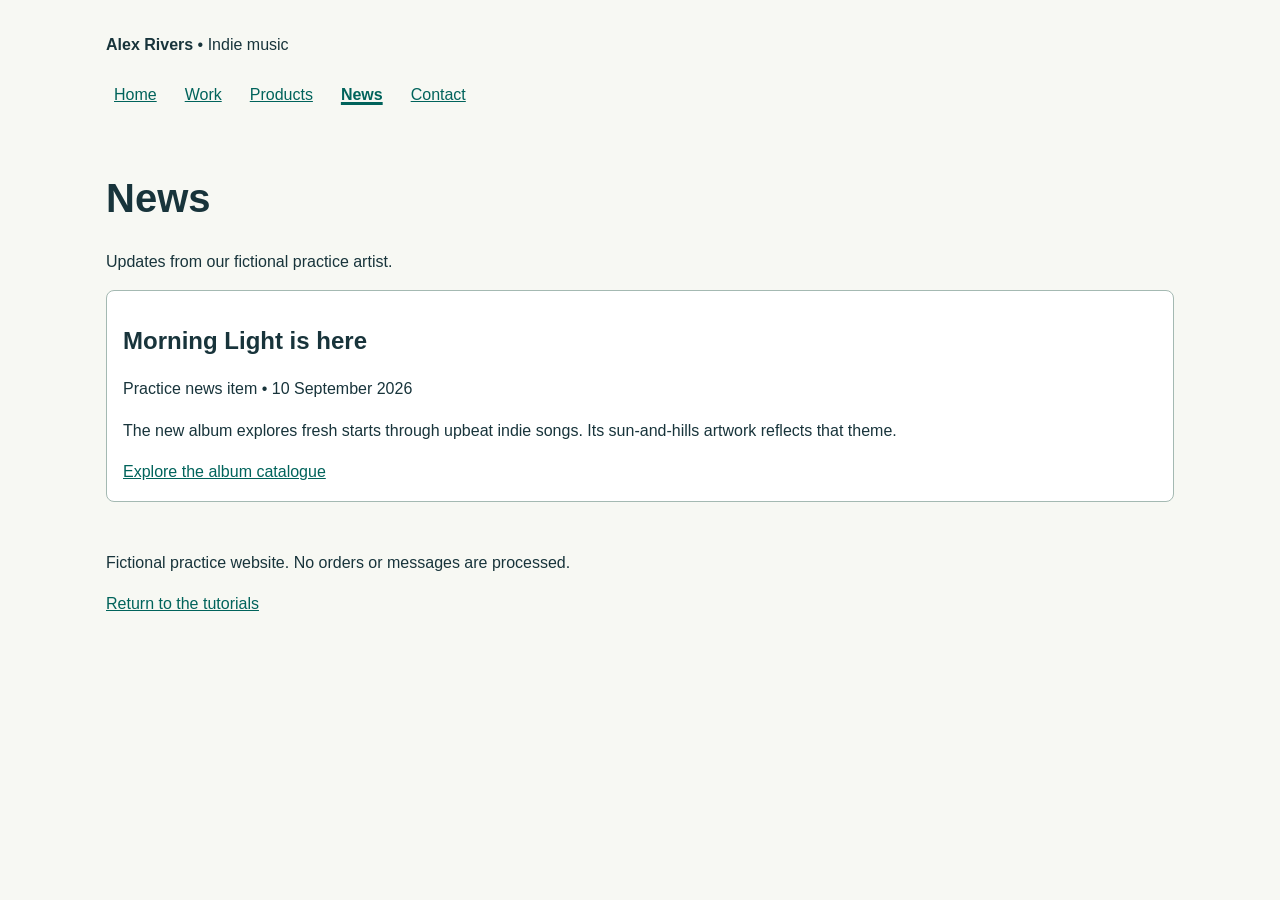
<file: example/news.html>
<!doctype html>
<html lang="en-GB"><head><meta charset="utf-8"><meta name="viewport" content="width=device-width, initial-scale=1"><meta name="description" content="Fictional Alex Rivers practice website: news."><title>Alex Rivers | News</title><link rel="stylesheet" href="css/style.css"></head><body><a href="#main" class="skip">Skip to content</a><header><p><strong>Alex Rivers</strong> • Indie music</p><nav aria-label="Main navigation"><a href="index.html">Home</a>
<a href="work.html">Work</a>
<a href="products.html">Products</a>
<a href="news.html" aria-current="page">News</a>
<a href="contact.html">Contact</a>
</nav></header><main id="main"><h1>News</h1><p>Updates from our fictional practice artist.</p><article class="card"><h2>Morning Light is here</h2><p>Practice news item • 10 September 2026</p><p>The new album explores fresh starts through upbeat indie songs. Its sun-and-hills artwork reflects that theme.</p><a href="work.html">Explore the album catalogue</a></article></main><footer><p>Fictional practice website. No orders or messages are processed.</p><p><a href="../project_tutorial.html">Return to the tutorials</a></p></footer></body></html>
</file>
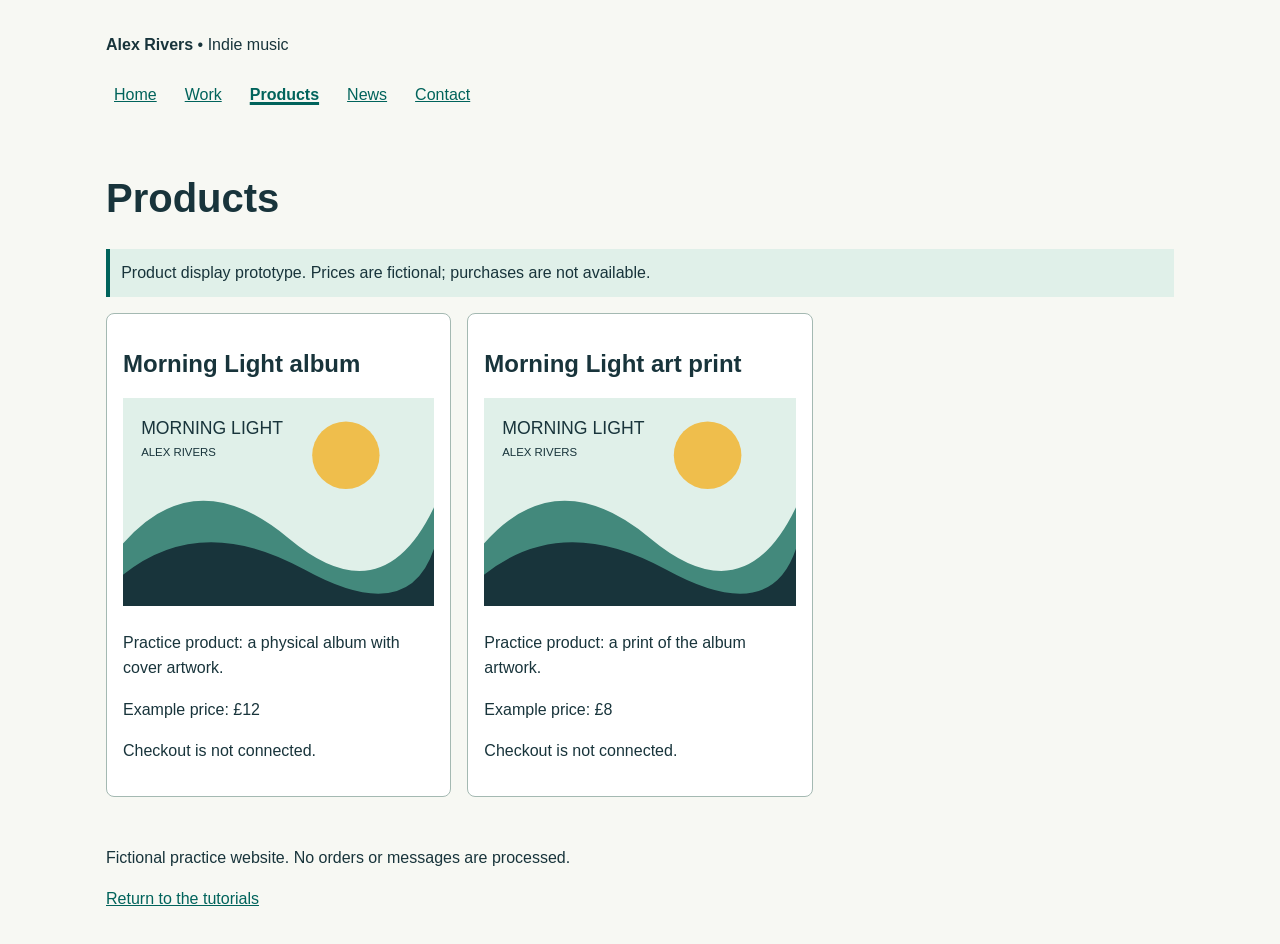
<file: example/products.html>
<!doctype html>
<html lang="en-GB"><head><meta charset="utf-8"><meta name="viewport" content="width=device-width, initial-scale=1"><meta name="description" content="Fictional Alex Rivers practice website: products."><title>Alex Rivers | Products</title><link rel="stylesheet" href="css/style.css"></head><body><a href="#main" class="skip">Skip to content</a><header><p><strong>Alex Rivers</strong> • Indie music</p><nav aria-label="Main navigation"><a href="index.html">Home</a>
<a href="work.html">Work</a>
<a href="products.html" aria-current="page">Products</a>
<a href="news.html">News</a>
<a href="contact.html">Contact</a>
</nav></header><main id="main"><h1>Products</h1><p class="notice">Product display prototype. Prices are fictional; purchases are not available.</p><div class="cards"><article class="card"><h2>Morning Light album</h2><img src="images/album.svg" alt="Morning Light album cover: a yellow sun above teal hills" width="600" height="400"><p>Practice product: a physical album with cover artwork.</p><p>Example price: £12</p><p>Checkout is not connected.</p></article><article class="card"><h2>Morning Light art print</h2><img src="images/album.svg" alt="Sun and hills artwork used for the Morning Light print" width="600" height="400"><p>Practice product: a print of the album artwork.</p><p>Example price: £8</p><p>Checkout is not connected.</p></article></div></main><footer><p>Fictional practice website. No orders or messages are processed.</p><p><a href="../project_tutorial.html">Return to the tutorials</a></p></footer></body></html>
</file>
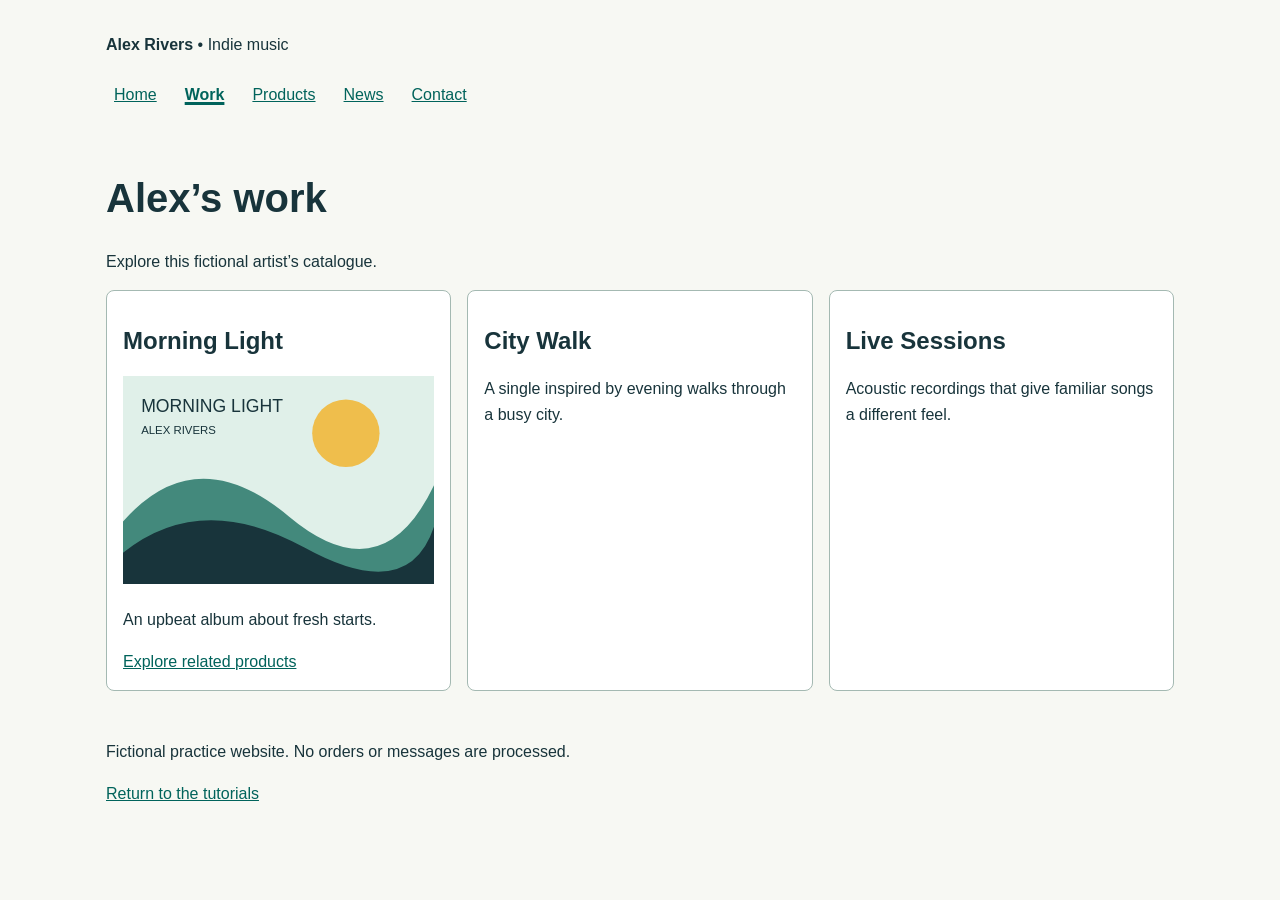
<file: example/work.html>
<!doctype html>
<html lang="en-GB"><head><meta charset="utf-8"><meta name="viewport" content="width=device-width, initial-scale=1"><meta name="description" content="Fictional Alex Rivers practice website: work."><title>Alex Rivers | Work</title><link rel="stylesheet" href="css/style.css"></head><body><a href="#main" class="skip">Skip to content</a><header><p><strong>Alex Rivers</strong> • Indie music</p><nav aria-label="Main navigation"><a href="index.html">Home</a>
<a href="work.html" aria-current="page">Work</a>
<a href="products.html">Products</a>
<a href="news.html">News</a>
<a href="contact.html">Contact</a>
</nav></header><main id="main"><h1>Alex’s work</h1><p>Explore this fictional artist’s catalogue.</p><div class="cards"><article class="card"><h2>Morning Light</h2><img src="images/album.svg" alt="Morning Light album cover: a yellow sun above teal hills" width="600" height="400"><p>An upbeat album about fresh starts.</p><a href="products.html">Explore related products</a></article><article class="card"><h2>City Walk</h2><p>A single inspired by evening walks through a busy city.</p></article><article class="card"><h2>Live Sessions</h2><p>Acoustic recordings that give familiar songs a different feel.</p></article></div></main><footer><p>Fictional practice website. No orders or messages are processed.</p><p><a href="../project_tutorial.html">Return to the tutorials</a></p></footer></body></html>
</file>
<file: example/css/style.css>
* {
  box-sizing: border-box;
}
body {
  margin: 0;
  font-family: Arial, sans-serif;
  font-size: 1rem;
  line-height: 1.6;
  color: #18343b;
  background-color: #f7f8f3;
}
header, main, footer {
  max-width: 1100px;
  margin: 0 auto;
  padding: 1rem;
}
a {
  color: #00635b;
}
a:focus-visible, button:focus-visible,
input:focus-visible, textarea:focus-visible, select:focus-visible {
  outline: 3px solid #a34400;
  outline-offset: 3px;
}
h1, h2, h3 {
  line-height: 1.2;
}
h1 {
  font-size: 2.5rem;
}
.hero {
  background-color: #e0f0e9;
  padding: 1.5rem;
  margin-bottom: 2rem;
  border-radius: 12px;
}
.card {
  background-color: white;
  padding: 1rem;
  border: 1px solid #a4b9b2;
  border-radius: 8px;
}
img {
  max-width: 100%;
  height: auto;
}

nav {
  display: flex;
  flex-wrap: wrap;
  gap: 0.75rem;
  align-items: center;
}
nav a {
  padding: 0.5rem;
}
.cards {
  display: grid;
  grid-template-columns: 1fr;
  gap: 1rem;
}
@media (min-width: 600px) {
  .cards {
    grid-template-columns: repeat(2, 1fr);
  }
}
@media (min-width: 900px) {
  .cards {
    grid-template-columns: repeat(3, 1fr);
  }
}
label {
  display: block;
  margin-top: 1rem;
  font-weight: 600;
}
input, select, textarea {
  display: block;
  width: 100%;
  max-width: 36rem;
  font: inherit;
  padding: 0.6rem;
  border: 2px solid #55776e;
  border-radius: 6px;
}
input:user-invalid,
textarea:user-invalid {
  border-color: #b3261e;
  background: #fff1f0;
}
button {
  margin-top: 1rem;
  padding: 0.7rem 1rem;
  font: inherit;
  background-color: #00635b;
  color: white;
  border: 0;
  border-radius: 6px;
  cursor: pointer;
}
.skip { position: absolute; top: -100px; background: white; padding: 1rem; }
.skip:focus { top: 0; }
nav [aria-current="page"] { font-weight: bold; text-decoration-thickness: 3px; }
.notice { border-left: 4px solid #00635b; padding: 0.7rem; background: #e0f0e9; }
</file>
<file: tutorial.css>
/* Tutorial stylesheet entry point. Every lesson page links only this file.
   The real rules live in styles/, loaded in this order (later files can override earlier ones):

   tokens.css       colours, per-lesson themes, shared sizes
   base.css         reset, typography, plain HTML elements, small utilities
   layout.css       page frame: header, side navigation, main column, pager, footer
   components.css   reusable blocks: call-outs, code blocks, diagrams, step strips, tables, quizzes
   interactive.css  live editors, labs, responsive-width lab, forms lab
   mobile.css       edge-to-edge cards on small phones
   print.css        print layout
*/
@import url("styles/tokens.css");
@import url("styles/base.css");
@import url("styles/layout.css");
@import url("styles/components.css");
@import url("styles/interactive.css");
@import url("styles/mobile.css");
@import url("styles/print.css");
</file>
